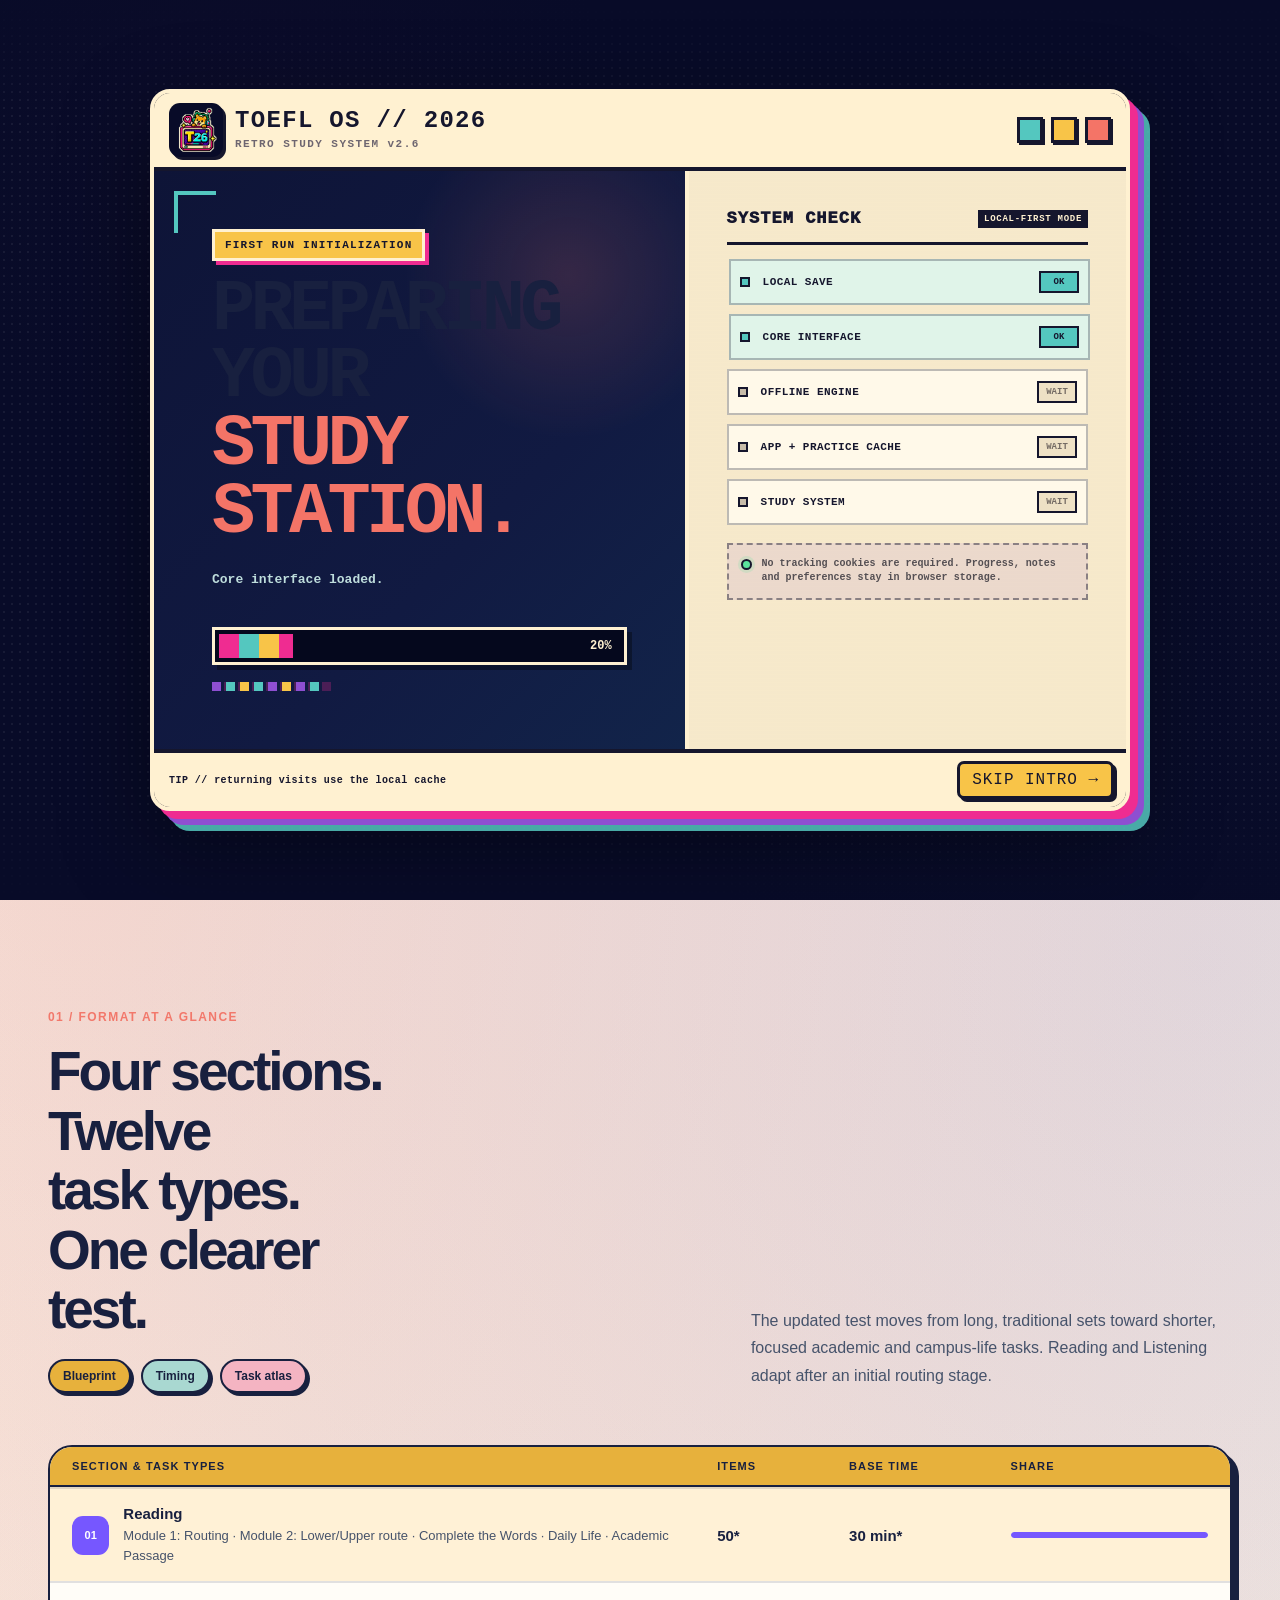
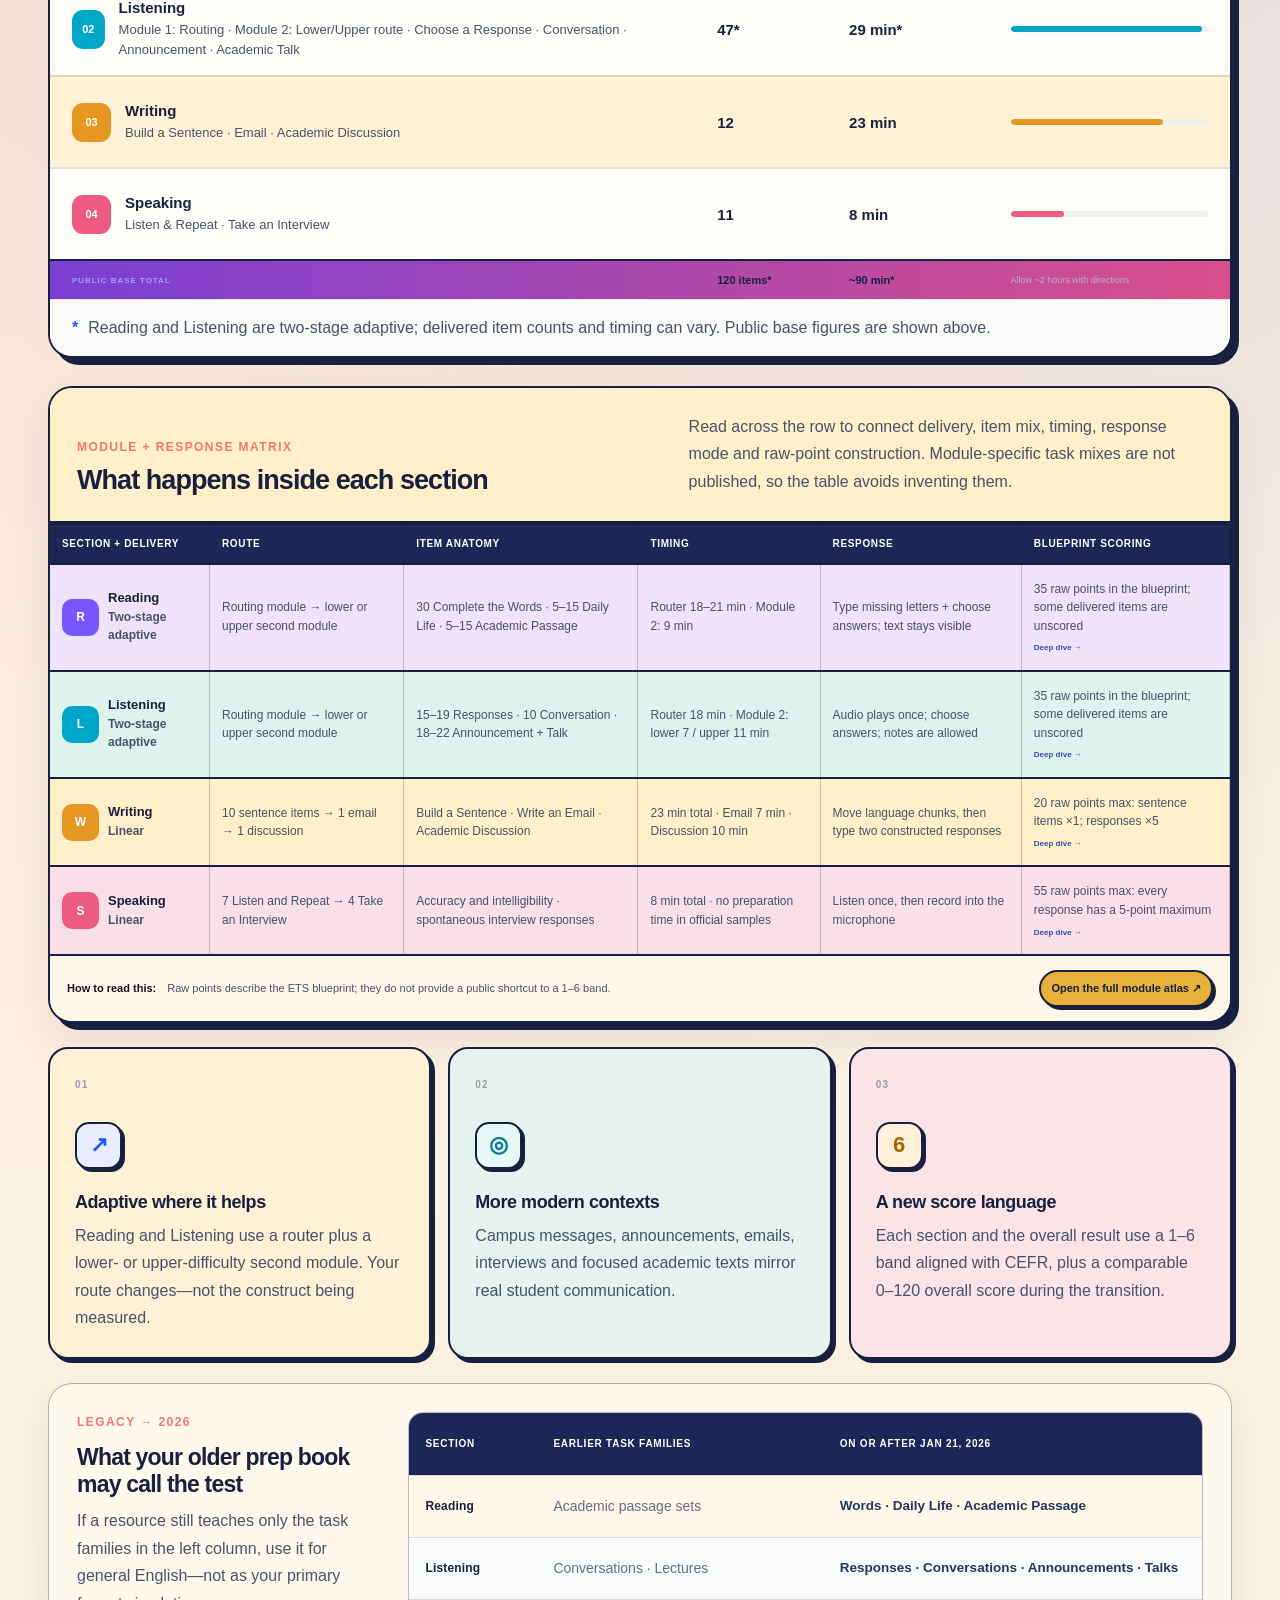
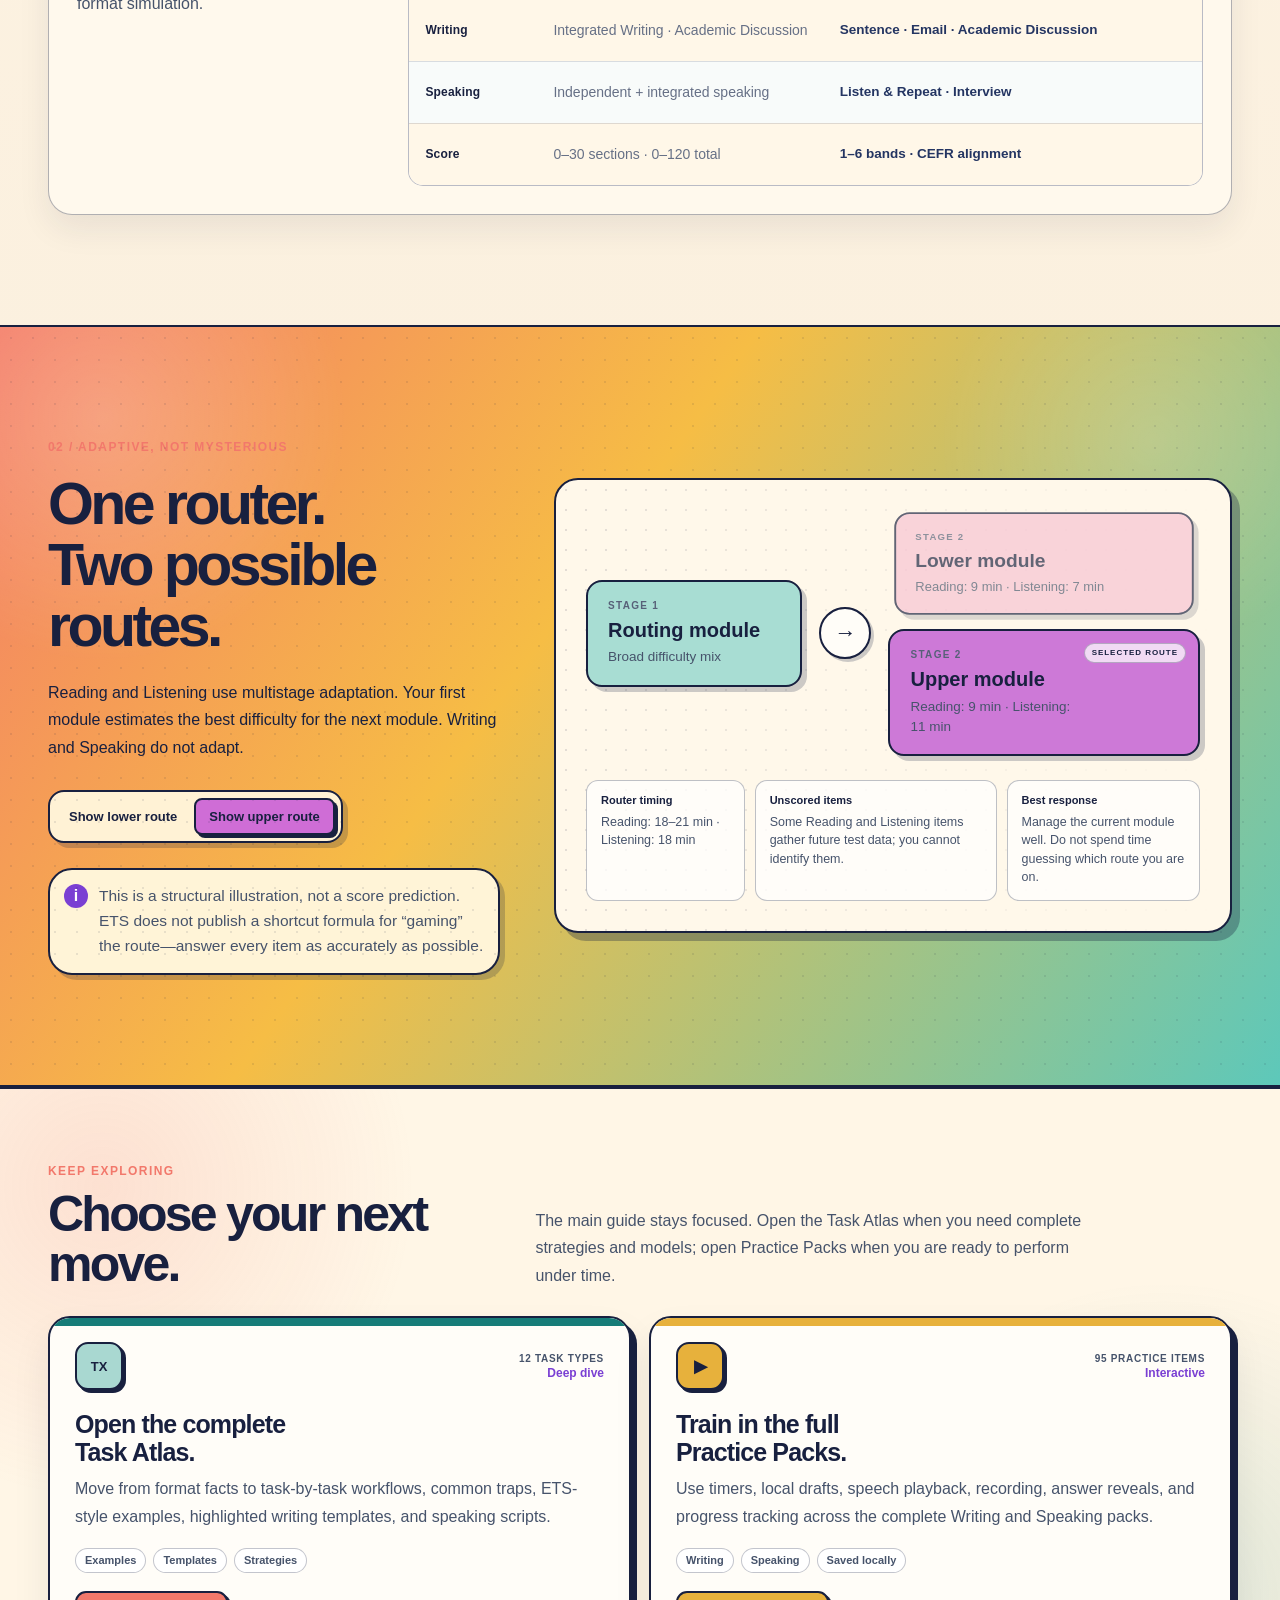
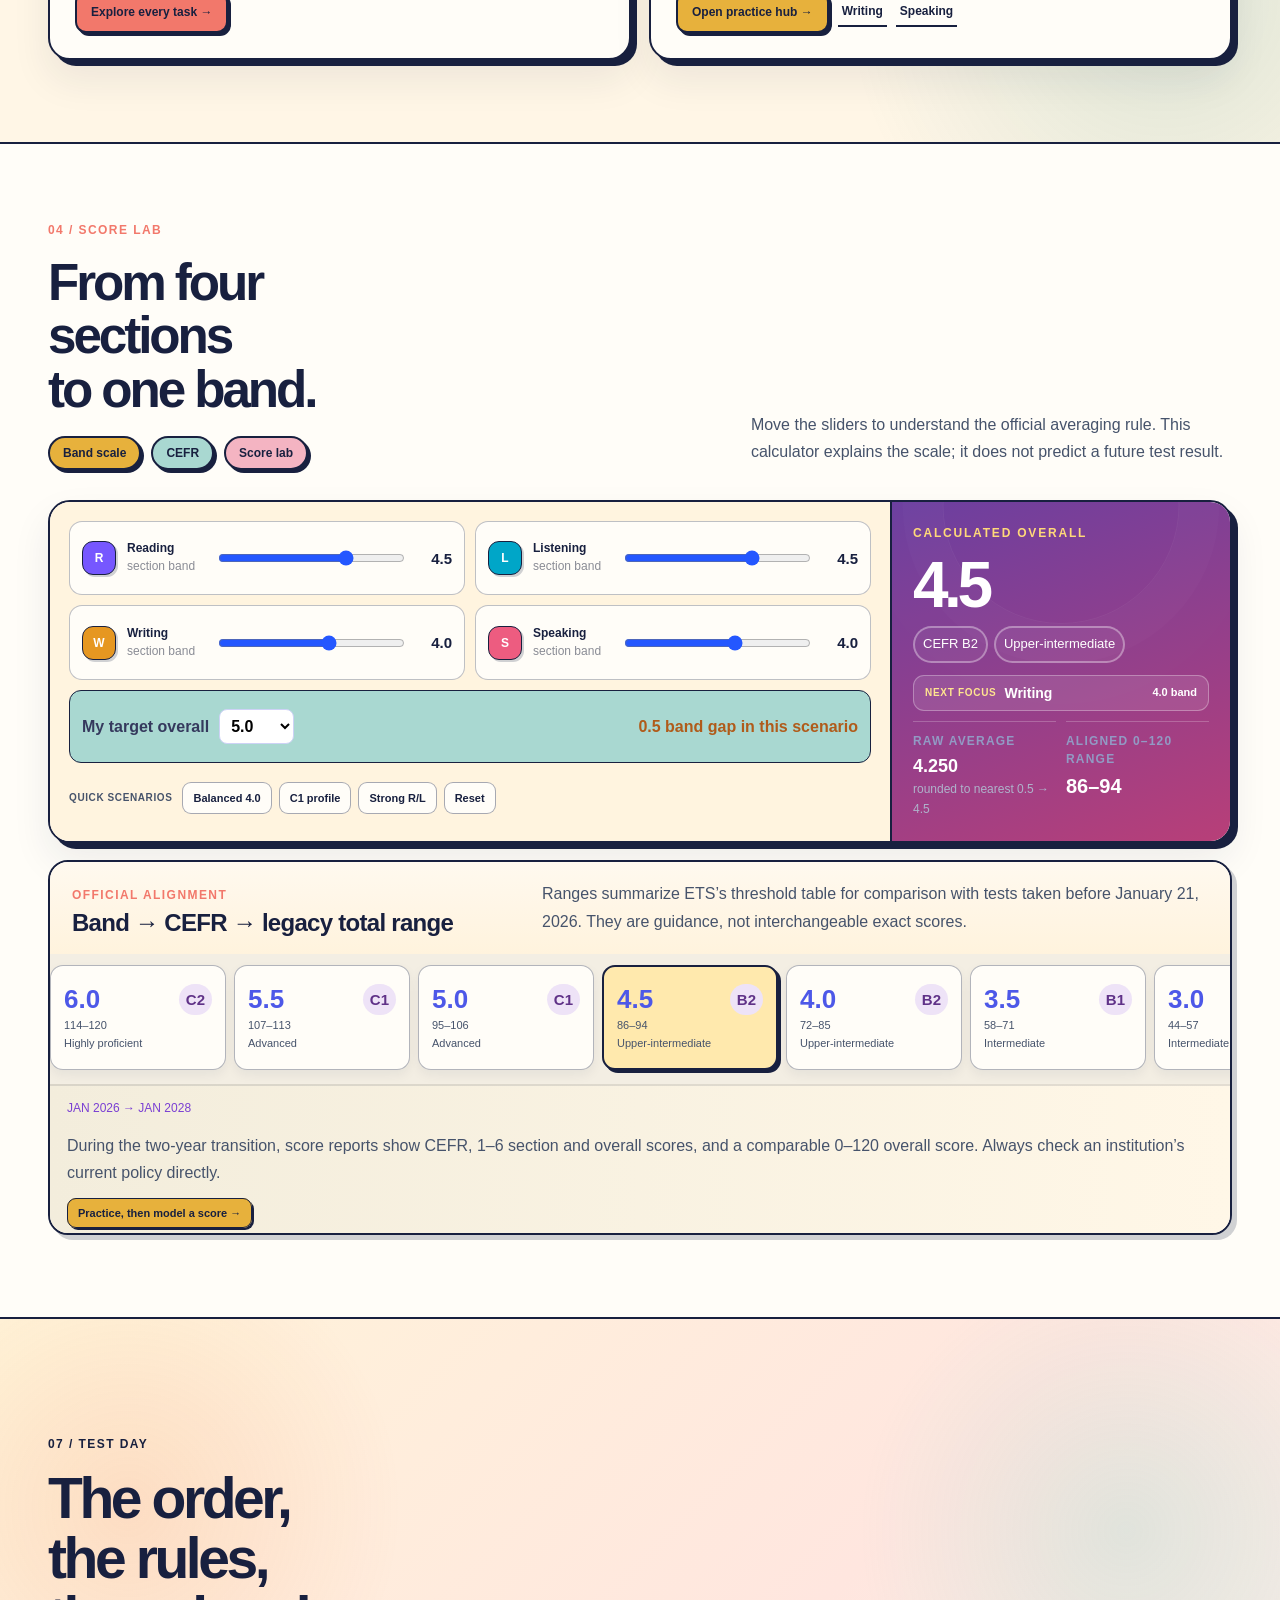
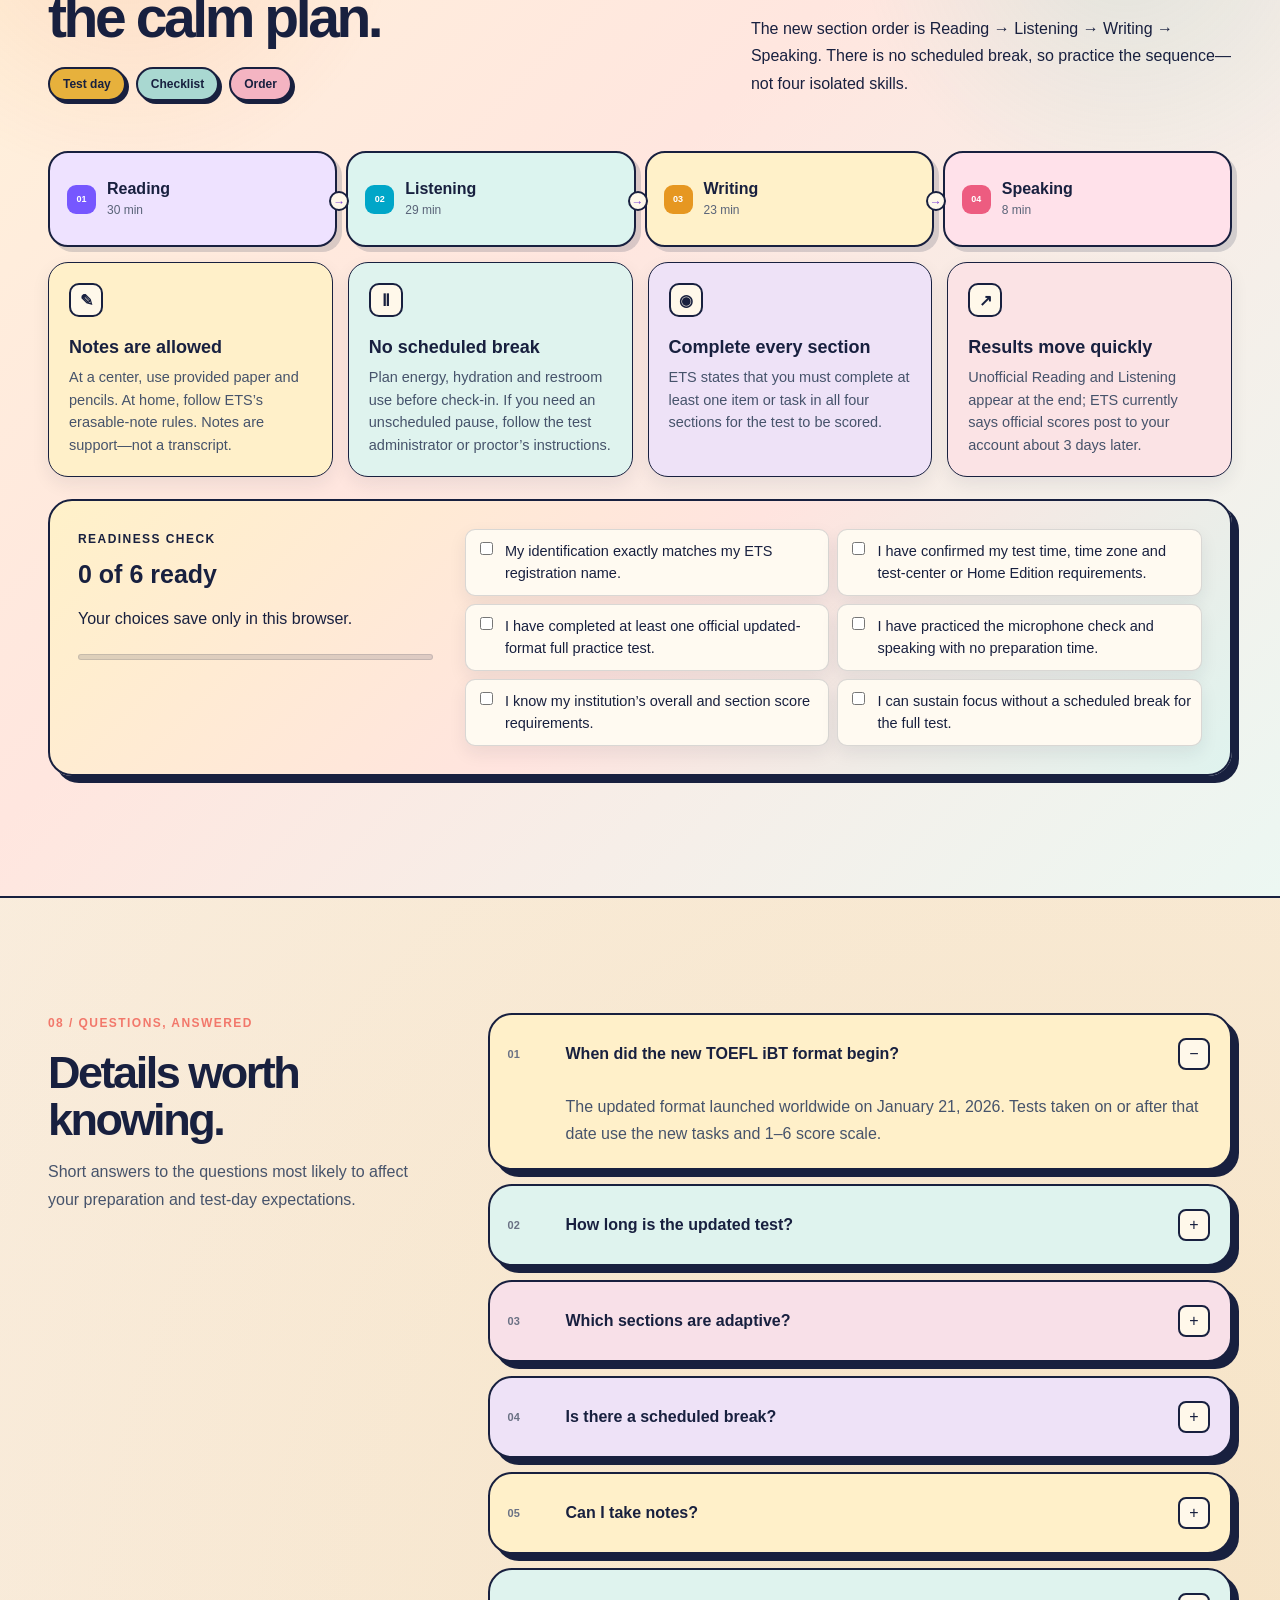
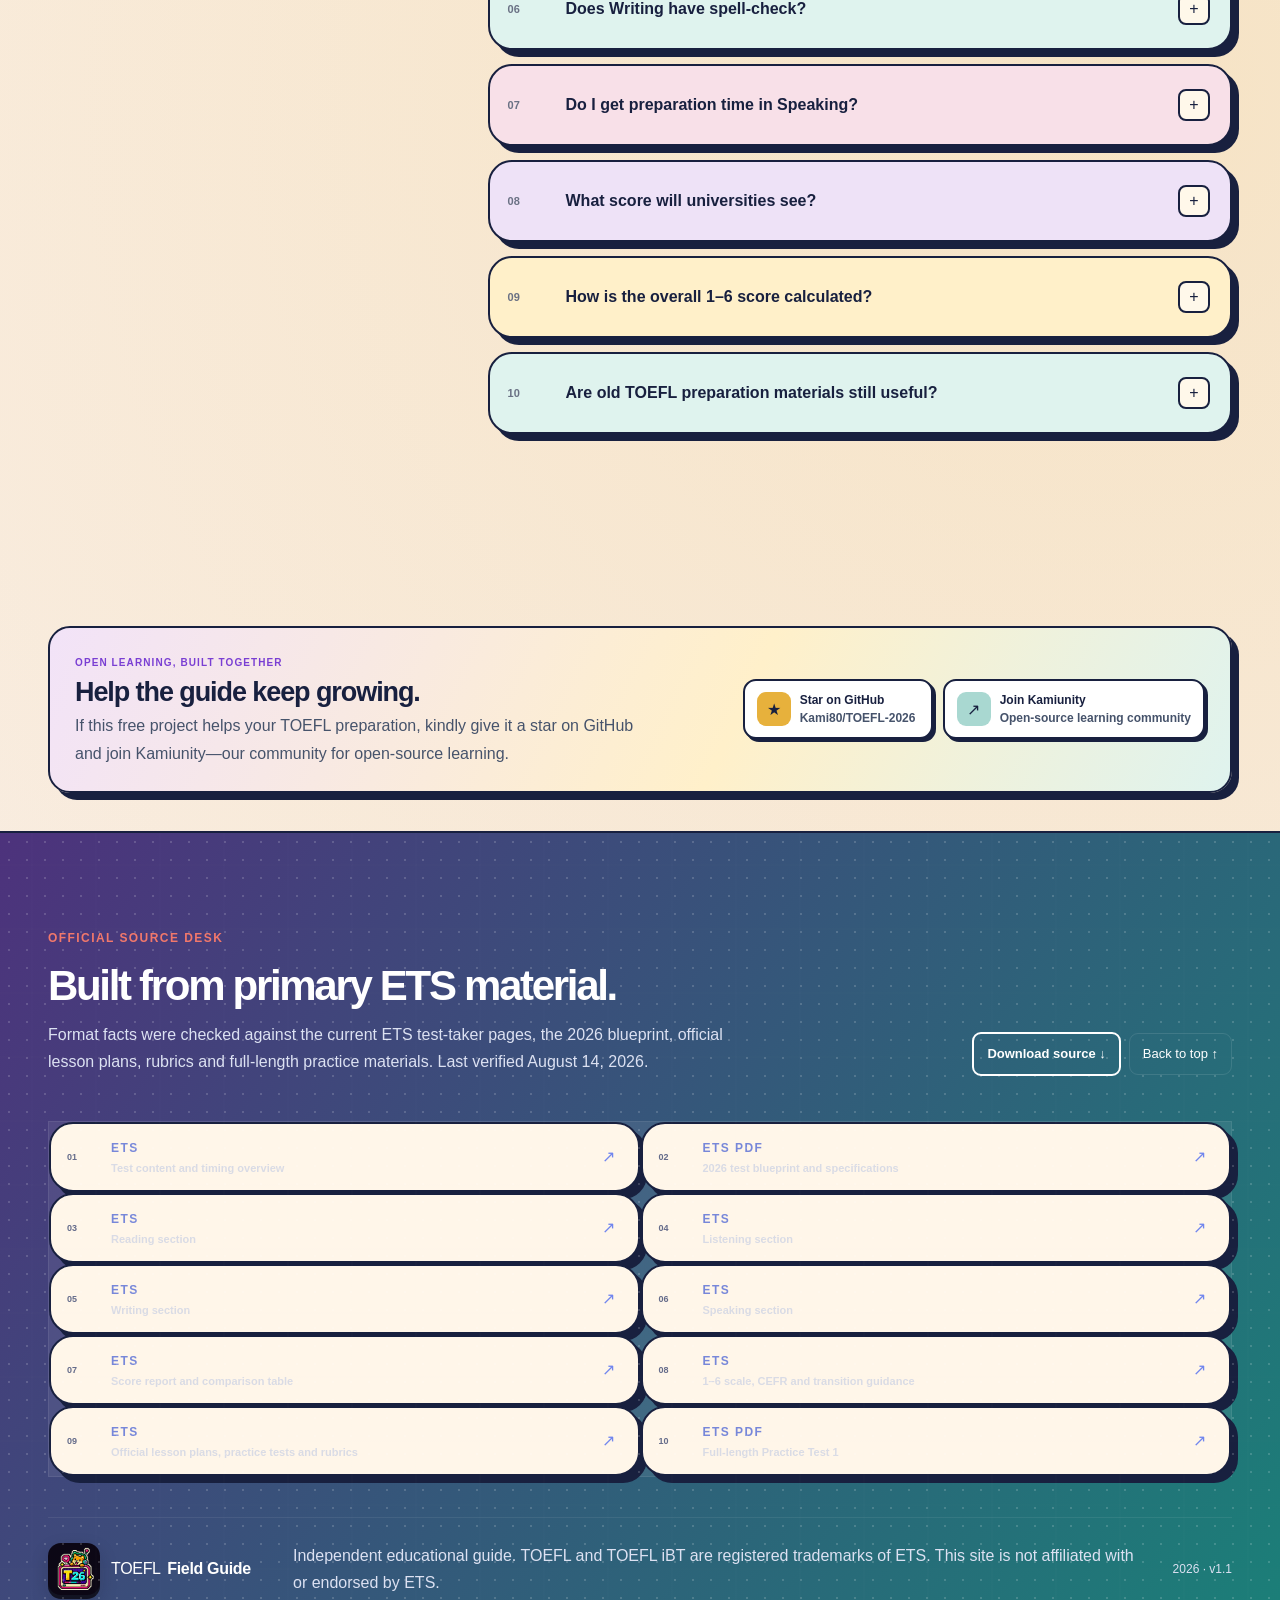
<file: index.html>
<!doctype html>
<html lang="en" style="--font-body:'DM Sans','Segoe UI',Arial,sans-serif;--font-display:Manrope,'Segoe UI',Arial,sans-serif">
  <head>
    <meta charset="UTF-8" />
    <meta name="viewport" content="width=device-width, initial-scale=1, viewport-fit=cover" />
    <meta name="description" content="A comprehensive, interactive guide to the TOEFL iBT format introduced January 21, 2026." />
    <meta name="theme-color" content="#151628" />
    <meta name="application-name" content="TOEFL 2026 Field Guide" />
    <meta name="apple-mobile-web-app-capable" content="yes" />
    <meta name="apple-mobile-web-app-title" content="TOEFL 2026" />
    <meta name="apple-mobile-web-app-status-bar-style" content="black-translucent" />
    <title>TOEFL iBT 2026 Complete Guide</title>
    <link rel="manifest" href="manifest.webmanifest" />
    <link rel="icon" href="favicon-32x32.png" sizes="32x32" type="image/png" />
    <link rel="apple-touch-icon" href="apple-touch-icon.png" />
    <link rel="stylesheet" href="styles.css?v=20260815-phonenav4" />
    <link rel="stylesheet" href="pets.css?v=20260815-petarc8" />
    <link rel="stylesheet" href="mobile-pwa.css?v=20260908-mobile-nav4" data-toefl-mobile-style="true" />
  </head>
  <body>
    <noscript>This interactive guide requires JavaScript. Please enable it and reload the page.</noscript>
    <div id="root"></div>
    <script src="app.js?v=20260815-timing2" defer></script>
  <script src="retromax.js?v=20260815-polish1" defer></script>
  <script src="pets.js?v=20260908-mobile-pet1" defer></script>
  <script src="mobile-pwa.js?v=20260908-mobile-nav4" defer></script>
</body>
</html>
</file>
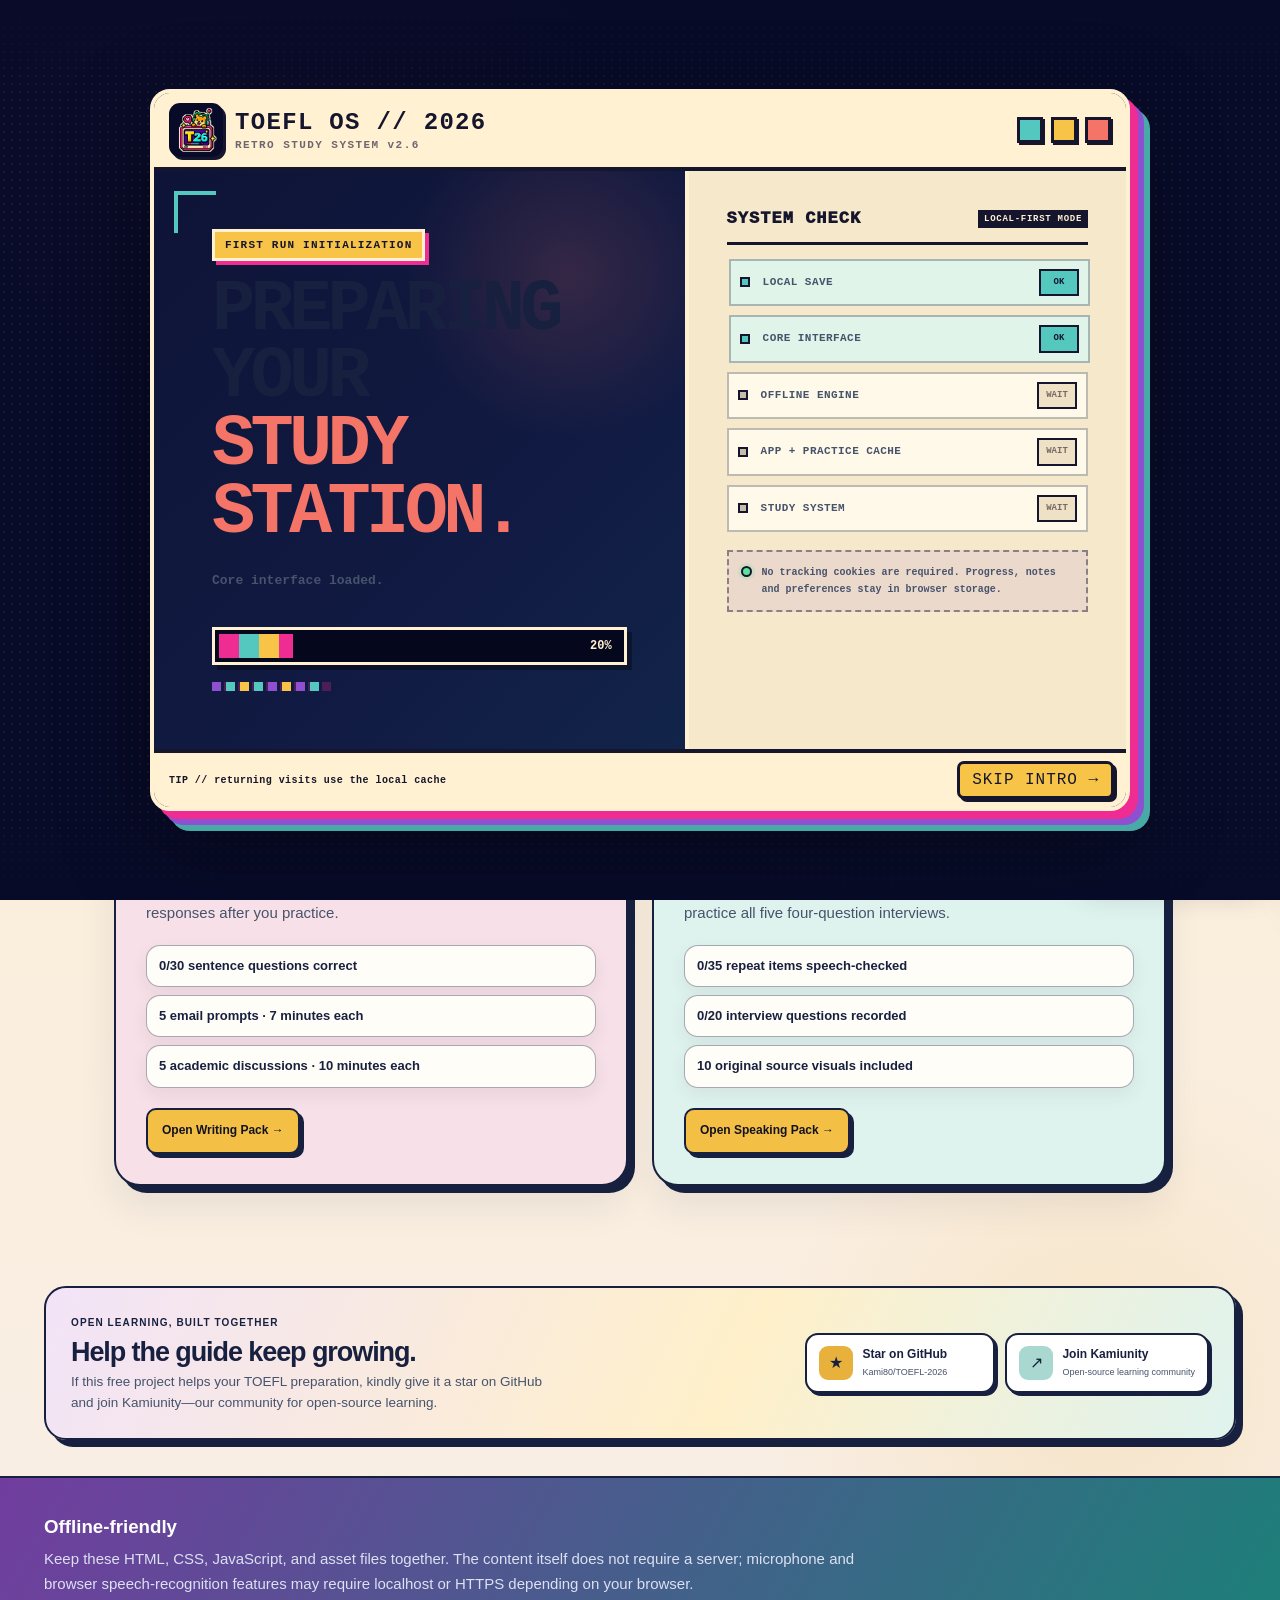
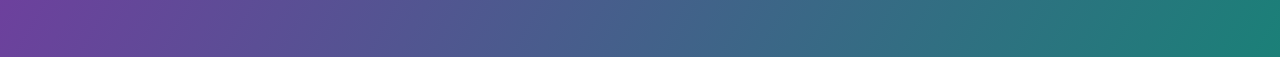
<file: practice-packs.html>
<!doctype html>
<html lang="en">
<head><meta charset="utf-8"><meta name="viewport" content="width=device-width,initial-scale=1,viewport-fit=cover"><meta name="theme-color" content="#151628"><meta name="application-name" content="TOEFL 2026 Field Guide"><meta name="apple-mobile-web-app-capable" content="yes"><meta name="apple-mobile-web-app-title" content="TOEFL 2026"><meta name="apple-mobile-web-app-status-bar-style" content="black-translucent"><title>TOEFL 2026 Practice Packs</title><link rel="manifest" href="manifest.webmanifest"><link rel="icon" href="favicon-32x32.png" sizes="32x32" type="image/png"><link rel="apple-touch-icon" href="apple-touch-icon.png"><link rel="stylesheet" href="practice-pack.css?v=20260815-phonenav6"><link rel="stylesheet" href="pets.css?v=20260815-petarc8"><link rel="stylesheet" href="mobile-pwa.css?v=20260908-mobile-nav4" data-toefl-mobile-style="true"></head>
<body data-pack="hub" data-note-scope="practice-hub">
<header class="pack-top"><nav class="pack-nav" aria-label="Practice navigation"><a class="pack-brand" href="index.html"><i>T26</i><span>TOEFL Field Guide</span></a><div class="pack-links"><a class="active" href="practice-packs.html">Practice hub</a><a href="writing-practice.html">Writing</a><a href="speaking-practice.html">Speaking</a></div><a class="pack-home" href="index.html">← Main guide</a></nav></header>
<section class="pack-hero" style="grid-template-columns:1fr"><div><span class="pack-kicker">NEW · FROM YOUR UPLOADED PDFs</span><h1>Two complete interactive practice packs.</h1><p>The writing and speaking PDFs are now part of the site as local, interactive practice pages rather than static documents. Choose a pack below; progress and drafts remain in this browser.</p></div></section>
<main class="hub-grid"><article class="hub-card writing"><span class="badge">WRITING · 40 QUESTIONS</span><h2>Writing Practice</h2><p>Build sentences from movable tokens, write timed emails, join academic discussions, and reveal the source answer key/sample responses after you practice.</p><div class="hub-list"><span id="hubSentenceProgress">0/30 sentence questions correct</span><span>5 email prompts · 7 minutes each</span><span>5 academic discussions · 10 minutes each</span></div><a href="writing-practice.html">Open Writing Pack →</a></article><article class="hub-card speaking"><span class="badge">SPEAKING · 55 ITEMS</span><h2>Speaking Practice</h2><p>Hear each source sentence once, record your response, use optional browser speech-to-text for accuracy feedback, and practice all five four-question interviews.</p><div class="hub-list"><span id="hubRepeatProgress">0/35 repeat items speech-checked</span><span id="hubInterviewProgress">0/20 interview questions recorded</span><span>10 original source visuals included</span></div><a href="speaking-practice.html">Open Speaking Pack →</a></article></main>
<footer class="pack-footer"><div><h3>Offline-friendly</h3><p>Keep these HTML, CSS, JavaScript, and asset files together. The content itself does not require a server; microphone and browser speech-recognition features may require localhost or HTTPS depending on your browser.</p></div></footer>
<button class="notes-button" id="notesButton">✦ Study notes</button><button class="selection-note" id="selectionNote">Highlight + comment</button><aside class="notes-drawer" id="notesDrawer"><div class="notes-head"><h3>Highlights & comments</h3><button id="notesClose">×</button></div><div class="note-form hidden" id="noteForm"><blockquote id="noteQuote"></blockquote><div class="color-row"><button class="color-yellow active" data-color="yellow"></button><button class="color-mint" data-color="mint"></button><button class="color-blue" data-color="blue"></button><button class="color-pink" data-color="pink"></button></div><textarea id="noteComment" placeholder="Add a comment…"></textarea><div class="note-save"><button class="primary-btn" id="noteSave">Save</button><button class="ghost-btn" id="noteCancel">Cancel</button></div></div><div class="notes-list" id="notesList"></div></aside>
<script src="practice-data.js" defer></script><script src="practice-pack.js?v=20260815-color2" defer></script>
<script src="retromax.js?v=20260815-polish1" defer></script>
<script src="pets.js?v=20260908-mobile-pet1" defer></script>
<script src="mobile-pwa.js?v=20260908-mobile-nav4" defer></script>
</body></html>
</file>
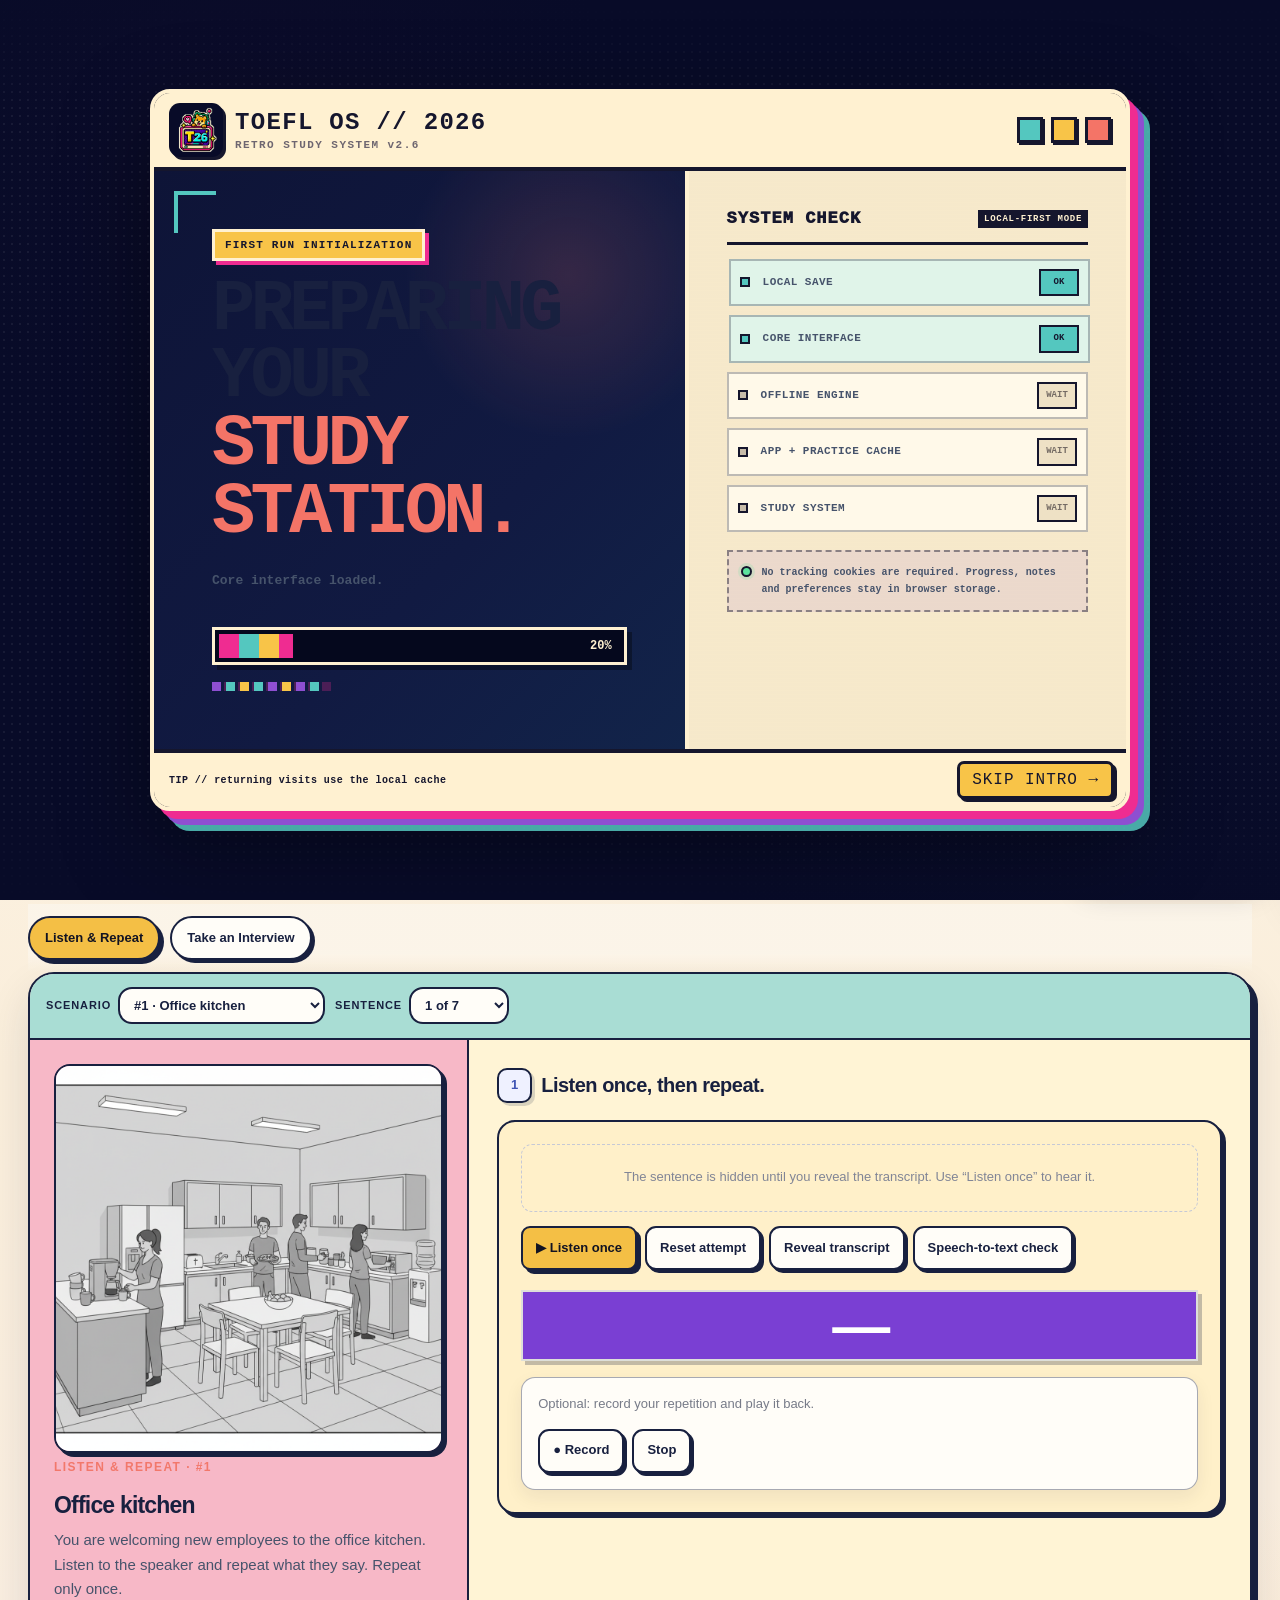
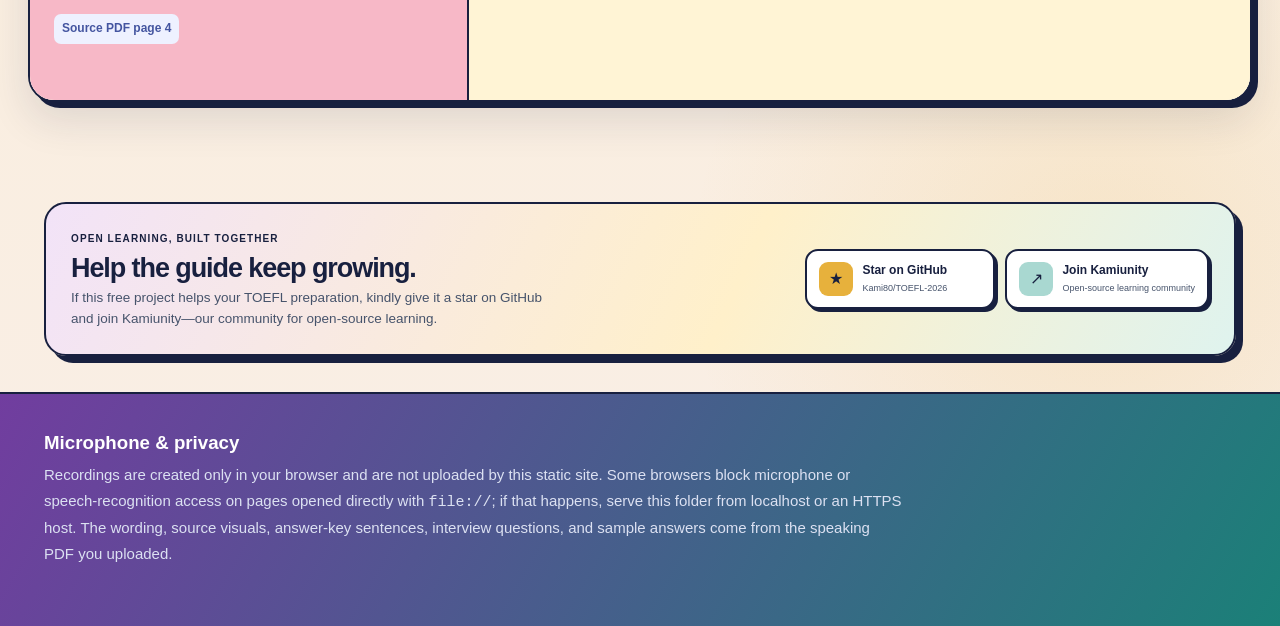
<file: speaking-practice.html>
<!doctype html>
<html lang="en">
<head>
  <meta charset="utf-8"><meta name="viewport" content="width=device-width,initial-scale=1,viewport-fit=cover">
  <meta name="theme-color" content="#151628"><meta name="application-name" content="TOEFL 2026 Field Guide"><meta name="apple-mobile-web-app-capable" content="yes"><meta name="apple-mobile-web-app-title" content="TOEFL 2026"><meta name="apple-mobile-web-app-status-bar-style" content="black-translucent">
  <title>TOEFL 2026 Speaking Practice Pack</title>
  <link rel="manifest" href="manifest.webmanifest"><link rel="icon" href="favicon-32x32.png" sizes="32x32" type="image/png"><link rel="apple-touch-icon" href="apple-touch-icon.png">
  <link rel="stylesheet" href="practice-pack.css?v=20260815-phonenav6">
  <link rel="stylesheet" href="pets.css?v=20260815-petarc8">
  <link rel="stylesheet" href="mobile-pwa.css?v=20260908-mobile-nav4" data-toefl-mobile-style="true">
</head>
<body data-pack="speaking" data-note-scope="speaking-page">
<header class="pack-top"><nav class="pack-nav" aria-label="Practice navigation"><a class="pack-brand" href="index.html"><i>T26</i><span>TOEFL Field Guide</span></a><div class="pack-links"><a href="practice-packs.html">Practice hub</a><a href="writing-practice.html">Writing</a><a class="active" href="speaking-practice.html">Speaking</a></div><a class="pack-home" href="index.html">← Main guide</a></nav></header>
<section class="pack-hero"><div><span class="pack-kicker">UPLOADED PRACTICE · 2026 EDITION</span><h1>Speaking practice you can actually hear and record.</h1><p>All five Listen and Repeat scenarios and all five Take an Interview sets from the uploaded speaking PDF are built into this page. Browser text-to-speech supplies the prompts, the source visuals are included, microphone recording is available when the browser permits it, and supported browsers can compare your repetition with speech-to-text.</p></div><aside class="hero-card"><span class="source-pill">SOURCE CONTENT · SPEAKING PDF</span><div><h3>55 speaking items</h3><p>Listen once, reproduce the sentence, or answer a four-question interview with a 45-second response clock.</p></div><div class="metric-grid"><div class="metric"><b>35</b><small>Listen & Repeat sentences</small></div><div class="metric"><b>20</b><small>Interview questions</small></div><div class="metric"><b>10</b><small>Source scenarios</small></div></div></aside></section>
<main class="pack-shell"><div class="mode-tabs" aria-label="Speaking task type"><button class="active" data-mode="repeat">Listen & Repeat</button><button data-mode="interview">Take an Interview</button></div><div id="practice-root"></div></main>
<footer class="pack-footer"><div><h3>Microphone & privacy</h3><p>Recordings are created only in your browser and are not uploaded by this static site. Some browsers block microphone or speech-recognition access on pages opened directly with <code>file://</code>; if that happens, serve this folder from localhost or an HTTPS host. The wording, source visuals, answer-key sentences, interview questions, and sample answers come from the speaking PDF you uploaded.</p></div></footer>
<button class="notes-button" id="notesButton">✦ Study notes</button><button class="selection-note" id="selectionNote">Highlight + comment</button>
<aside class="notes-drawer" id="notesDrawer"><div class="notes-head"><h3>Highlights & comments</h3><button id="notesClose" aria-label="Close notes">×</button></div><div class="note-form hidden" id="noteForm"><blockquote id="noteQuote"></blockquote><small style="color:#777b88">Highlight color</small><div class="color-row"><button class="color-yellow active" data-color="yellow" aria-label="Yellow"></button><button class="color-mint" data-color="mint" aria-label="Mint"></button><button class="color-blue" data-color="blue" aria-label="Blue"></button><button class="color-pink" data-color="pink" aria-label="Pink"></button></div><textarea id="noteComment" placeholder="Add a comment, vocabulary note, pronunciation reminder, or question…"></textarea><div class="note-save"><button class="primary-btn" id="noteSave">Save</button><button class="ghost-btn" id="noteCancel">Cancel</button></div></div><div class="notes-list" id="notesList"></div></aside>
<script src="practice-data.js" defer></script><script src="practice-pack.js?v=20260815-color2" defer></script>
<script src="retromax.js?v=20260815-polish1" defer></script>
<script src="pets.js?v=20260908-mobile-pet1" defer></script>
<script src="mobile-pwa.js?v=20260908-mobile-nav4" defer></script>
</body></html>
</file>
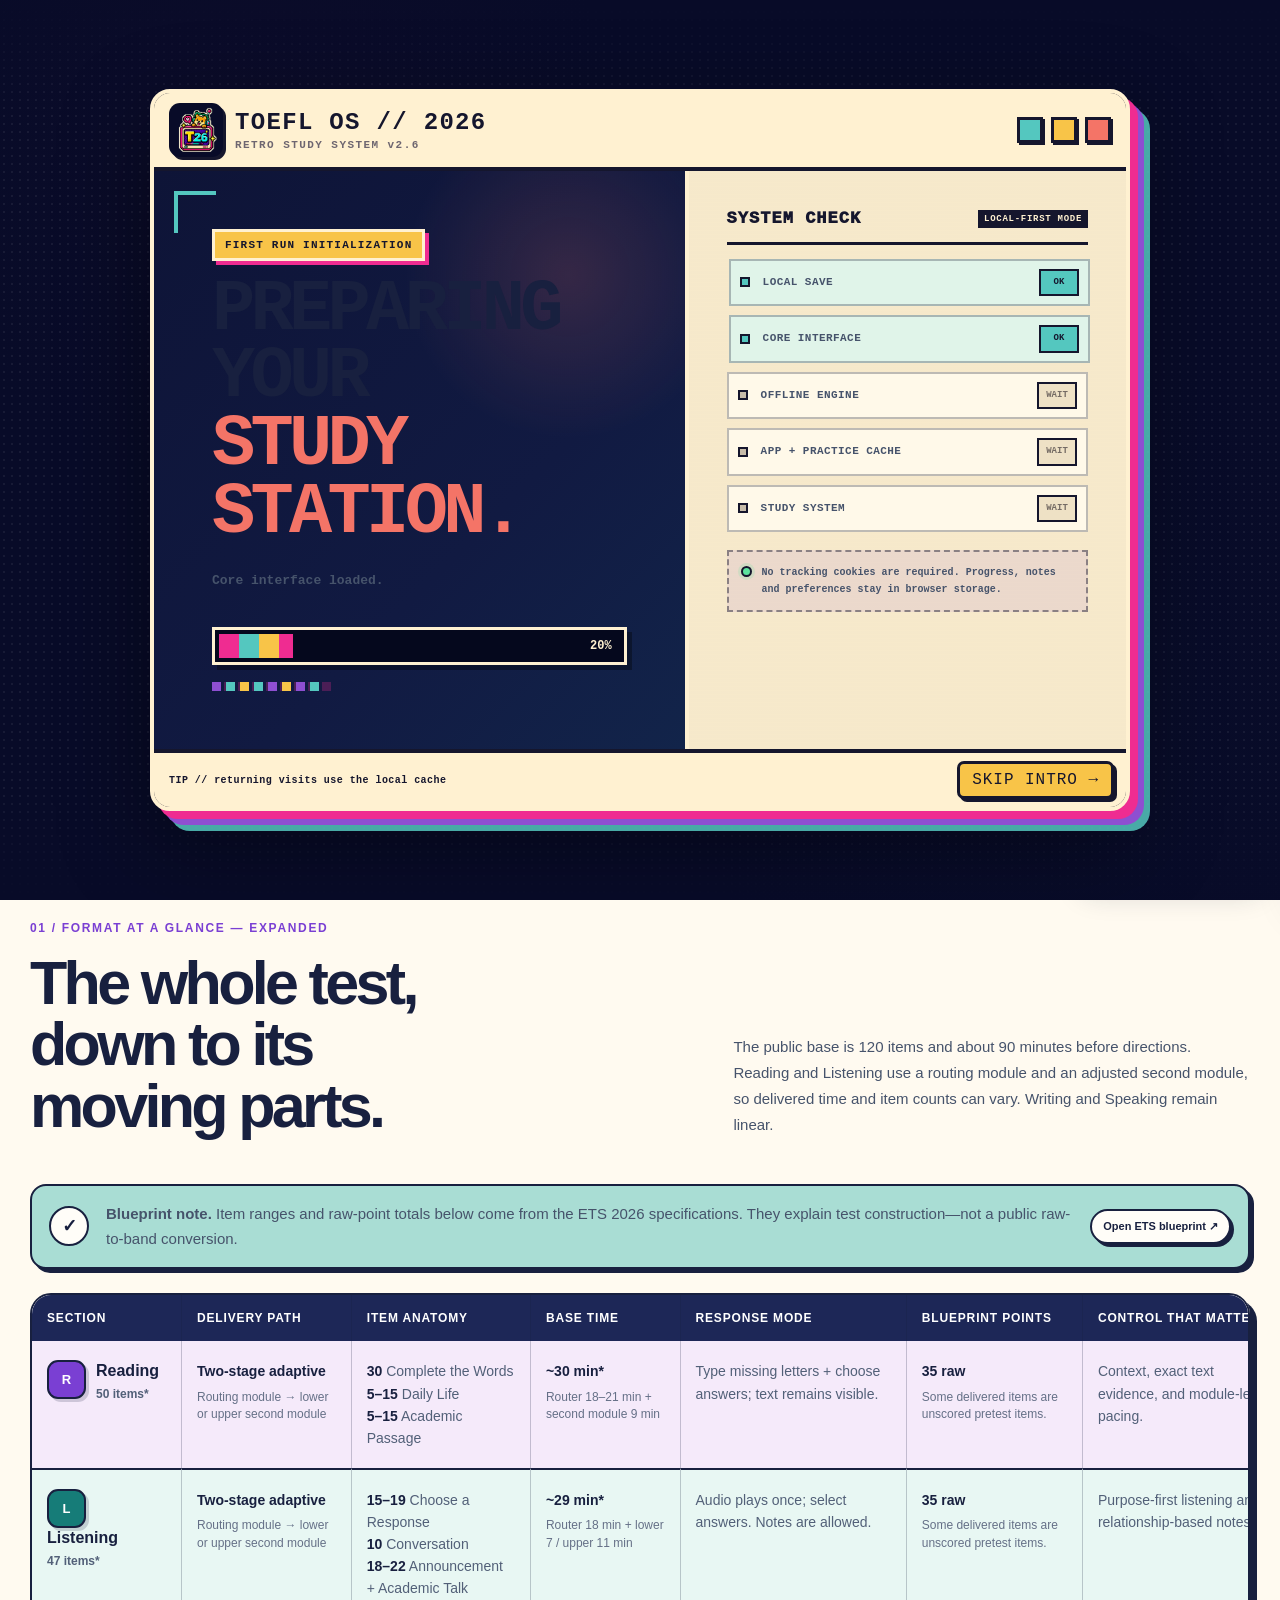
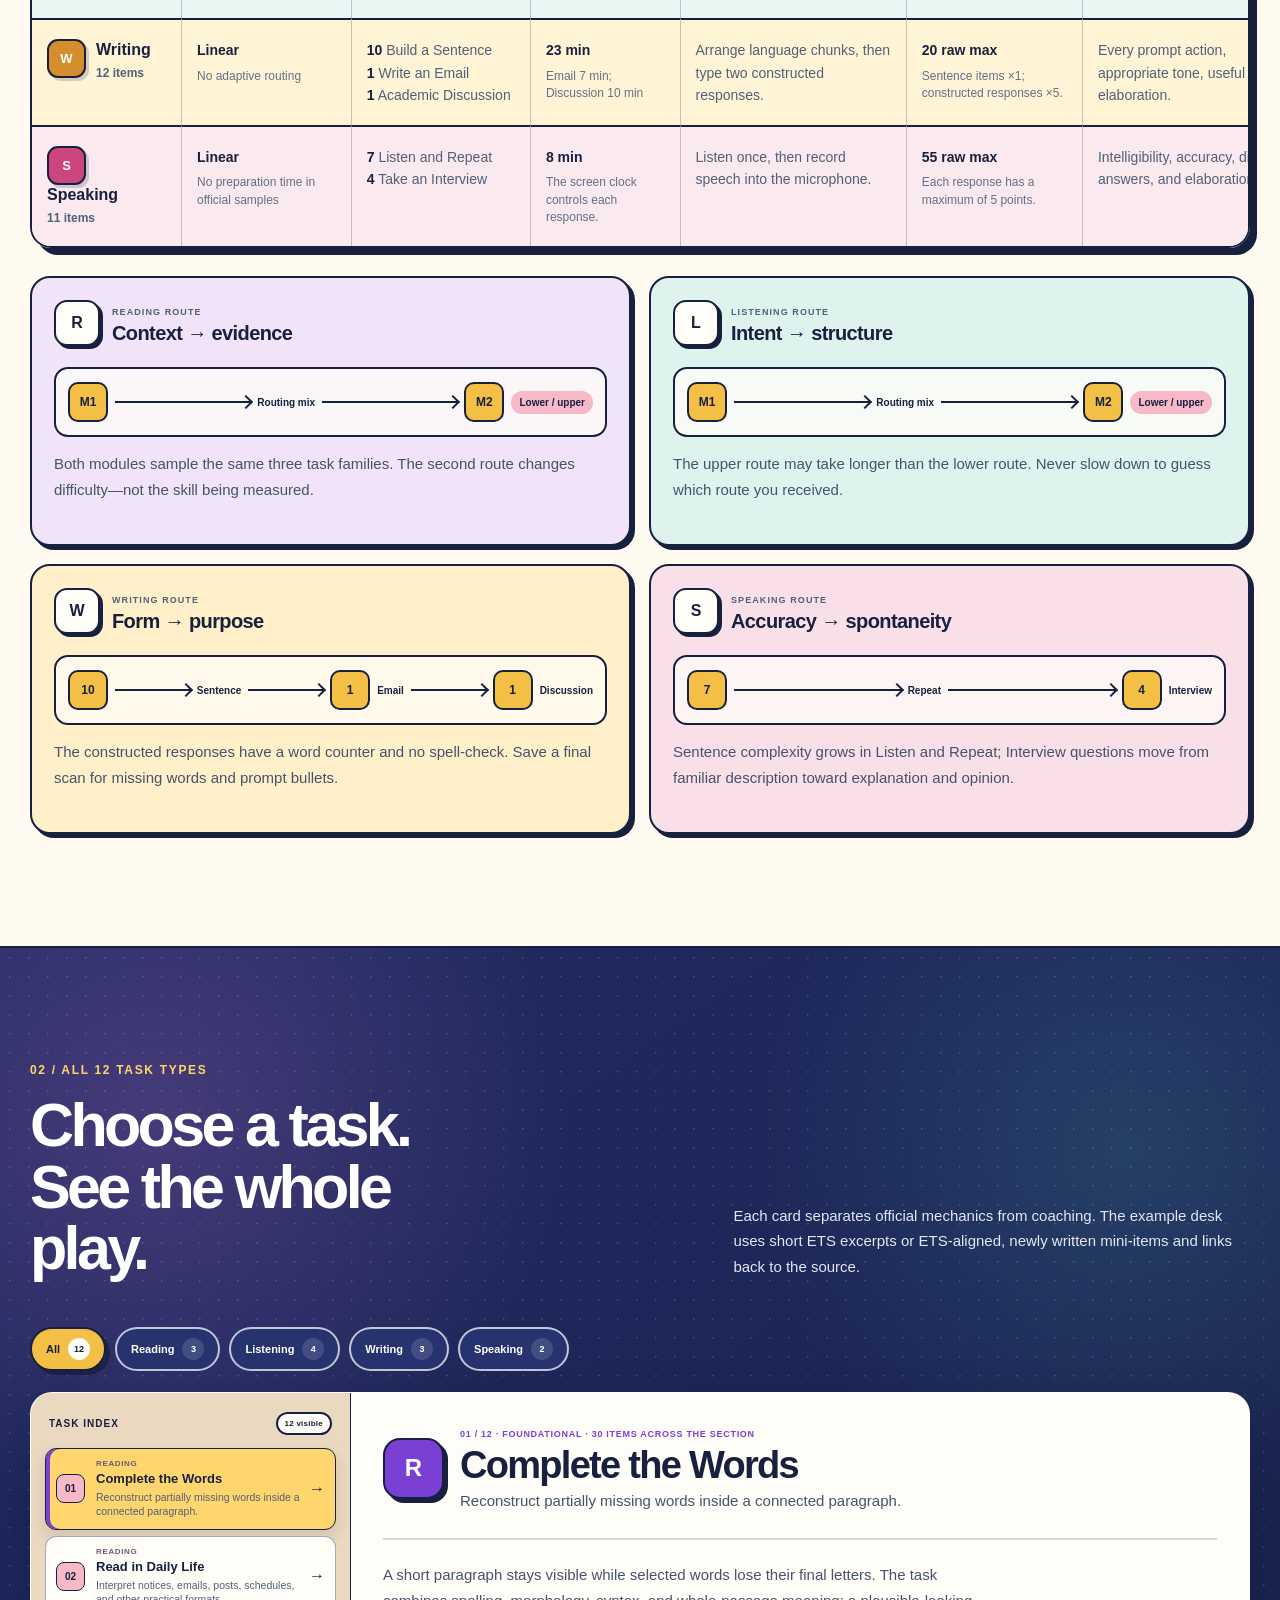
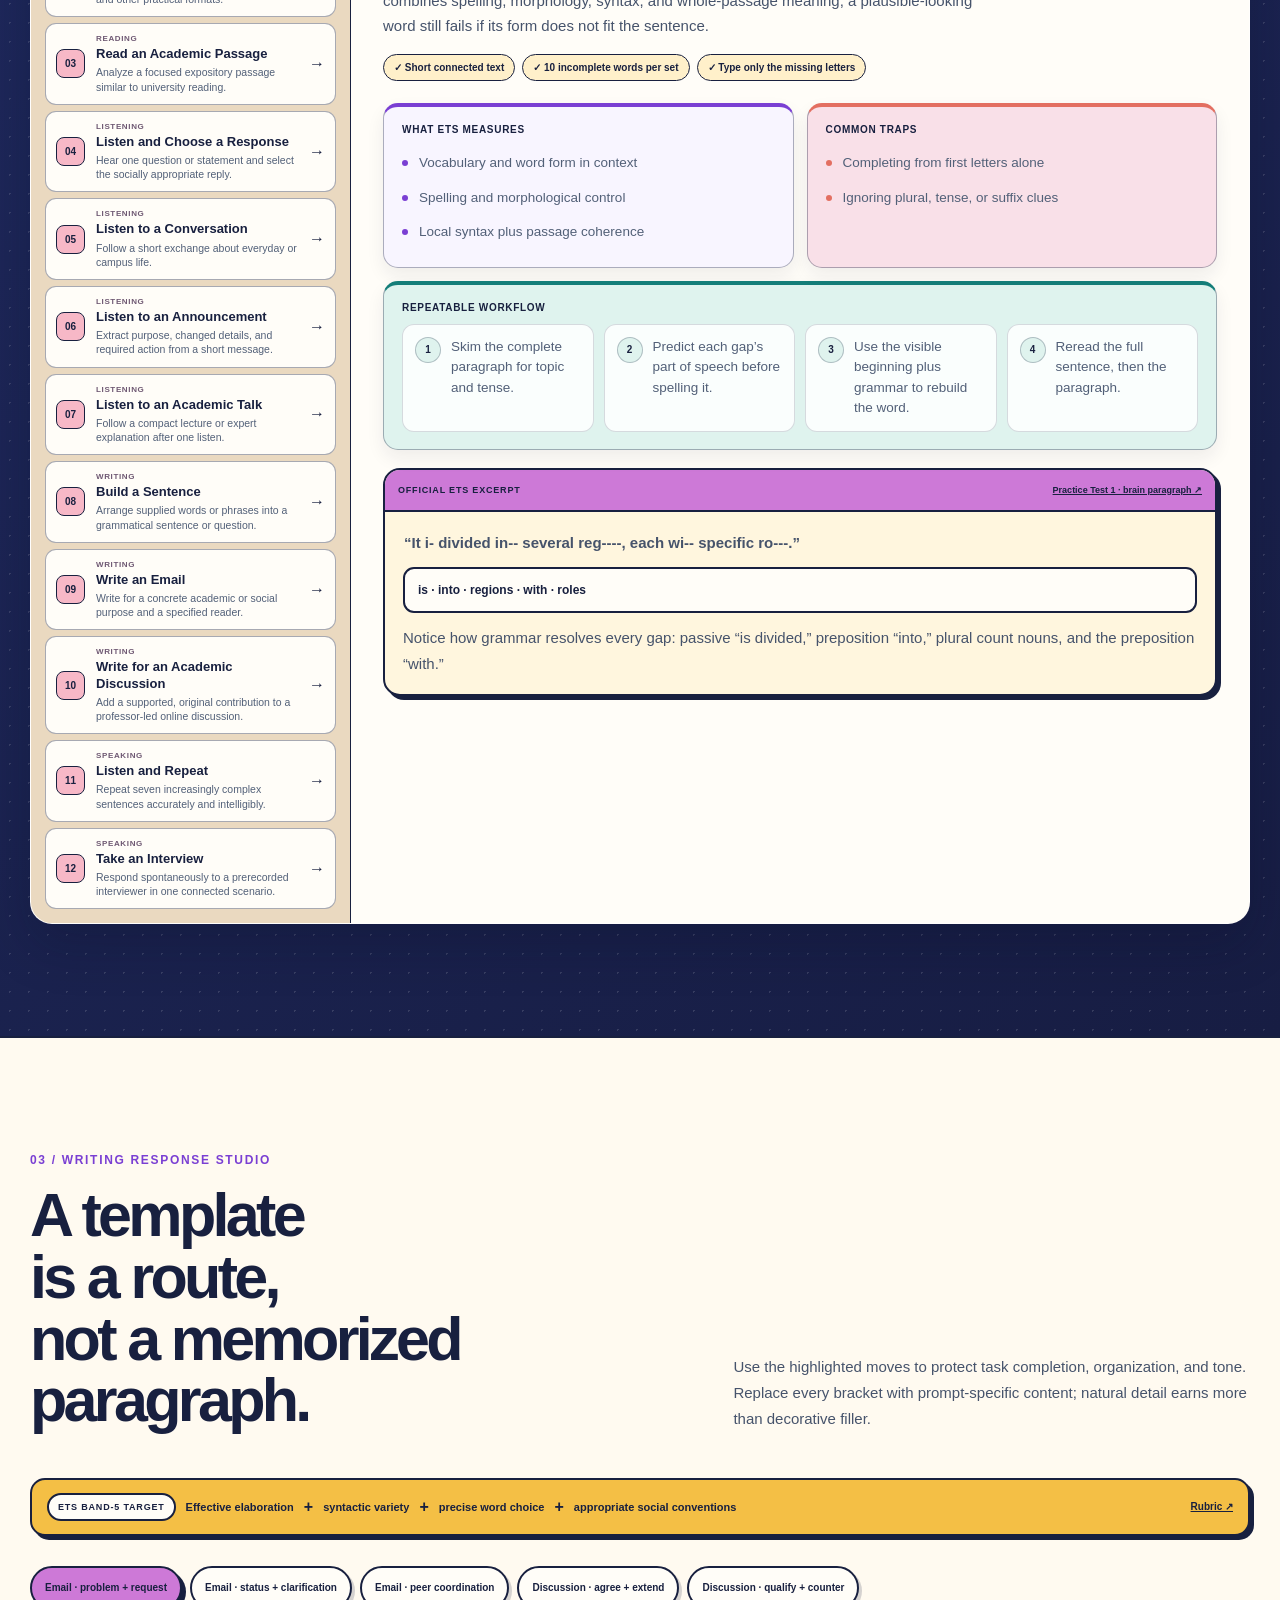
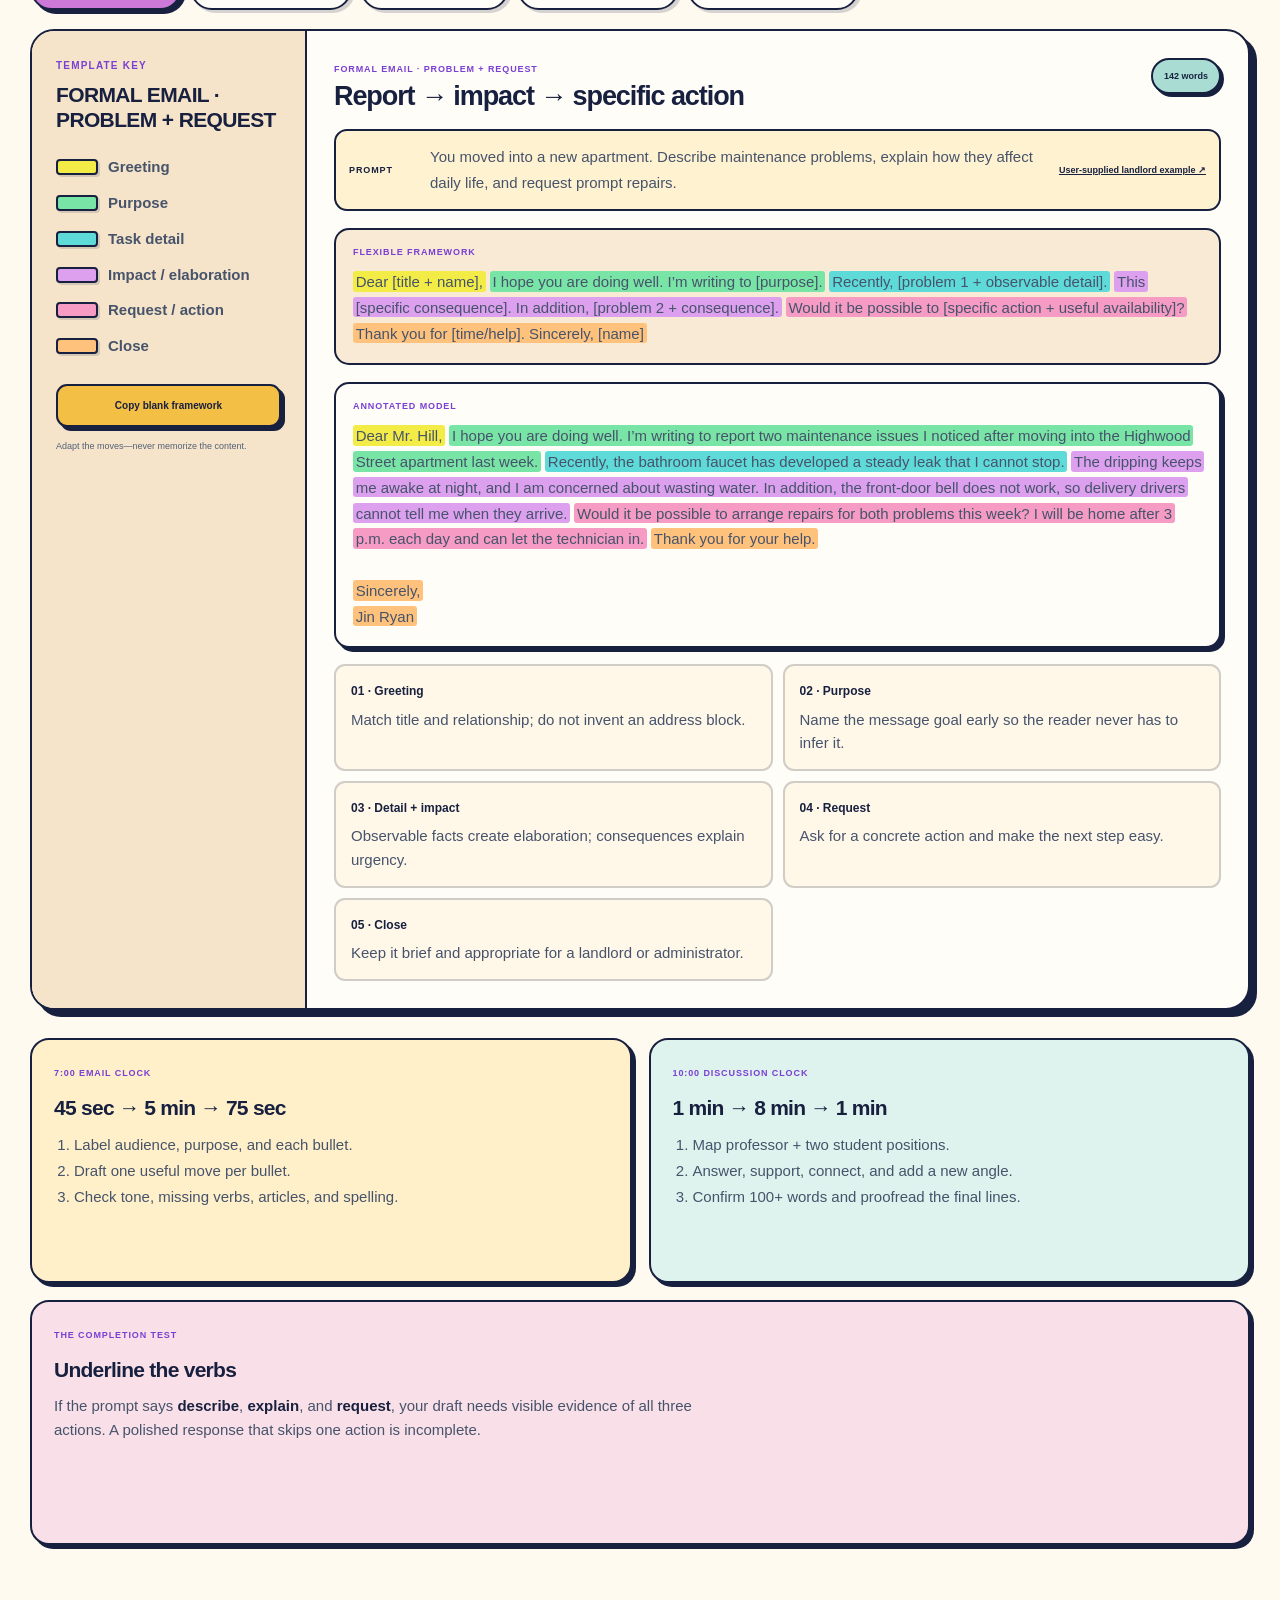
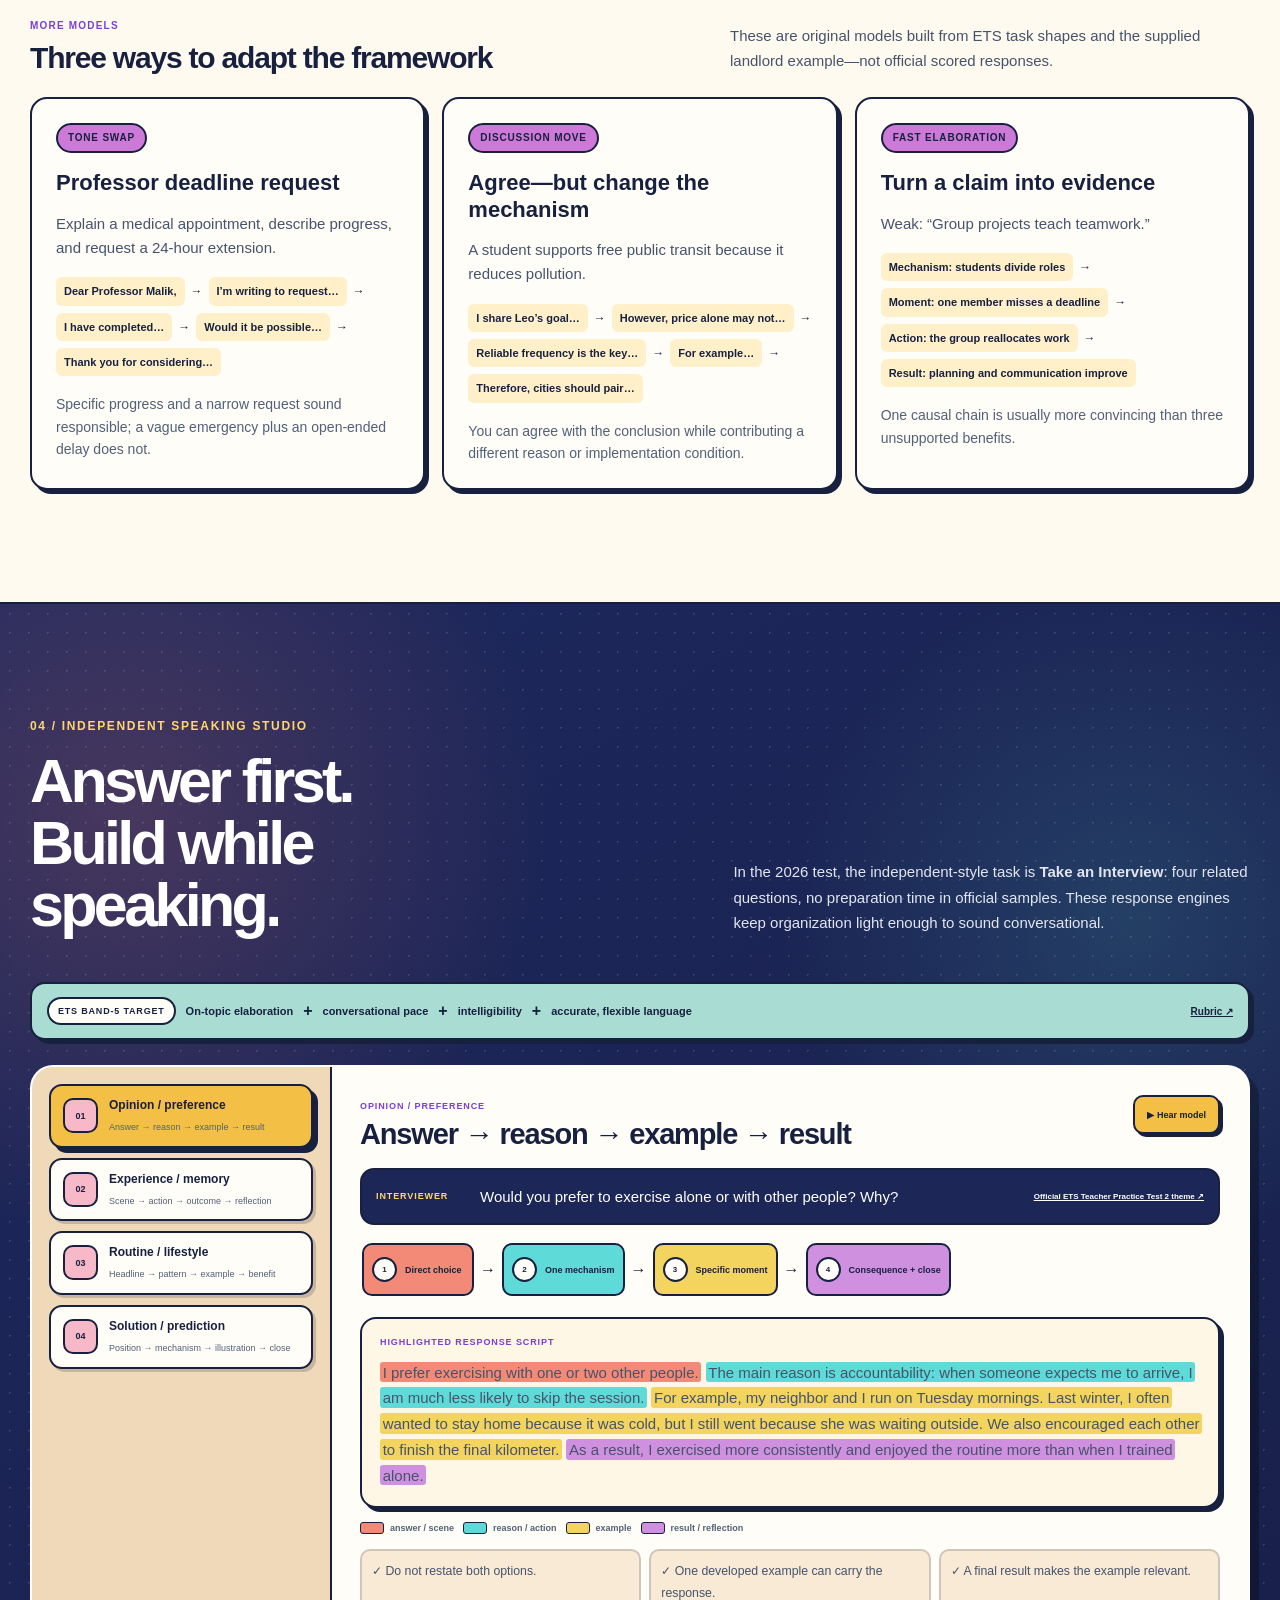
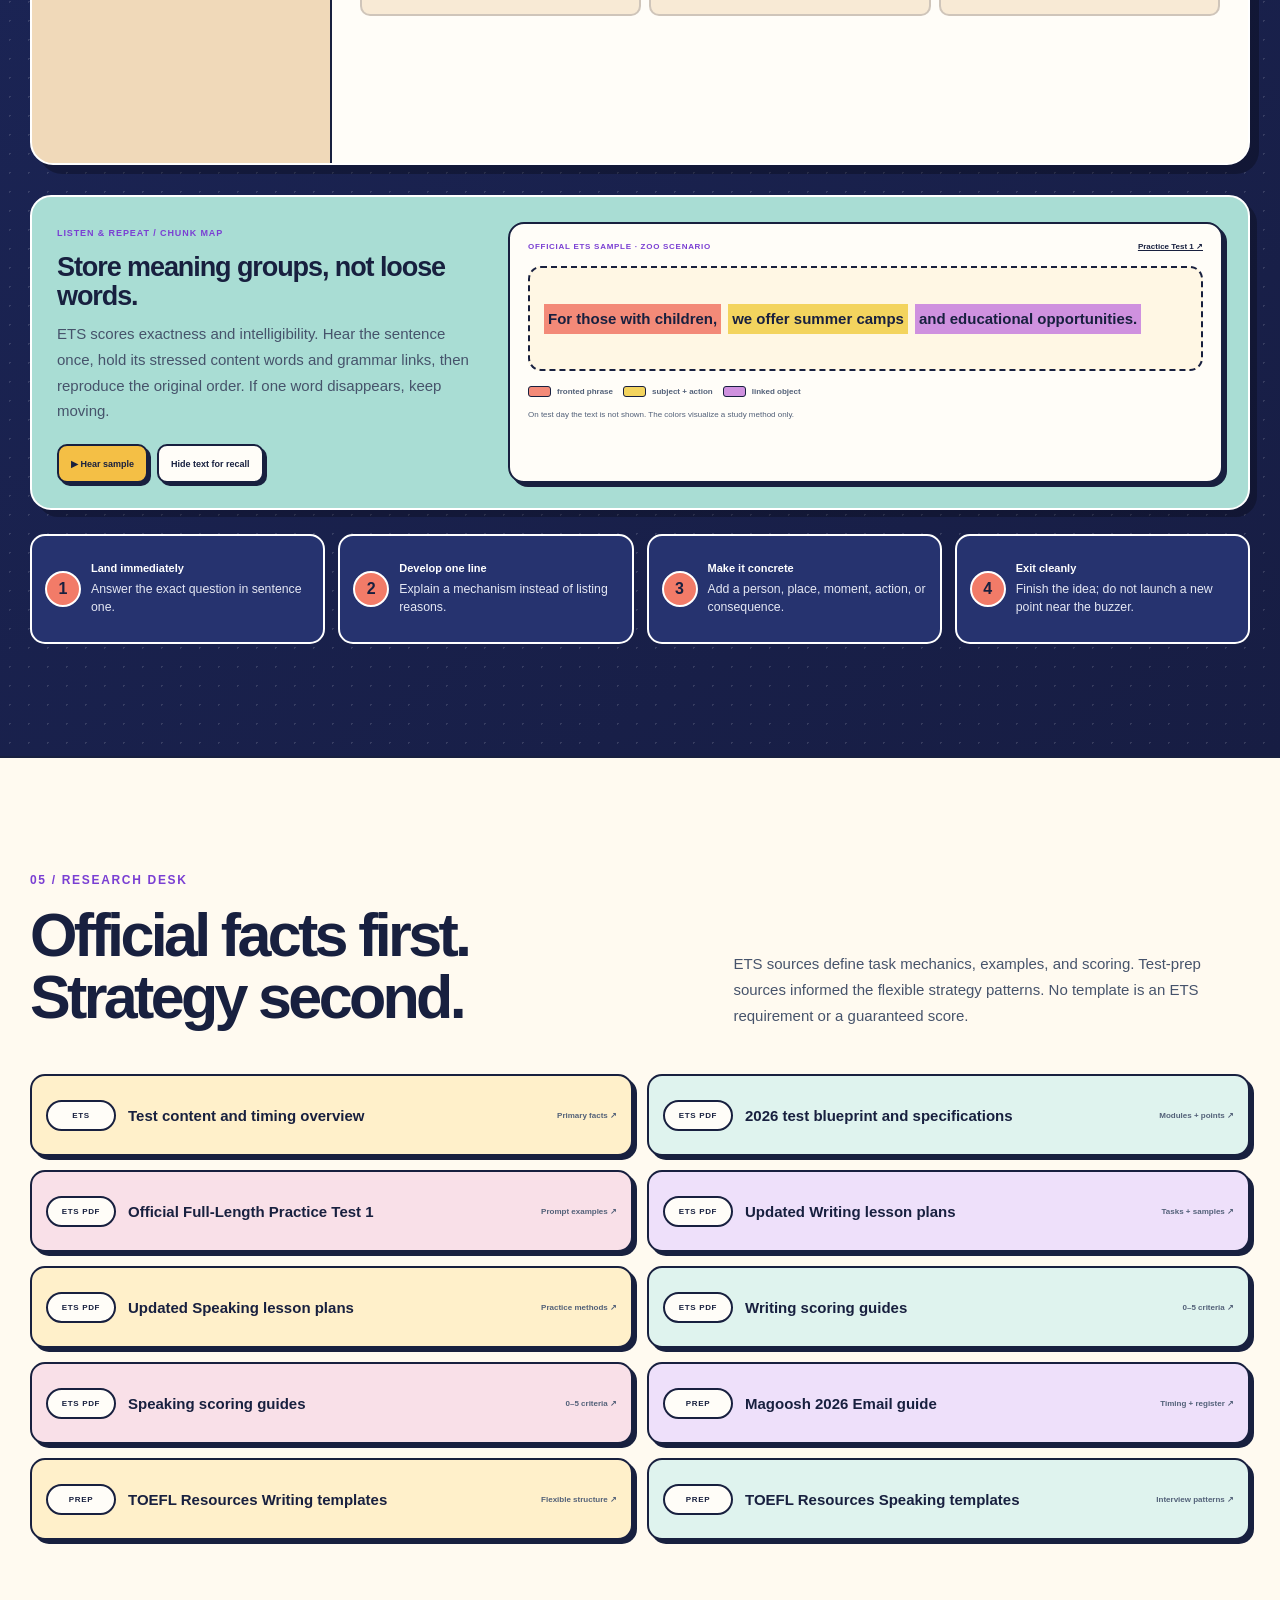
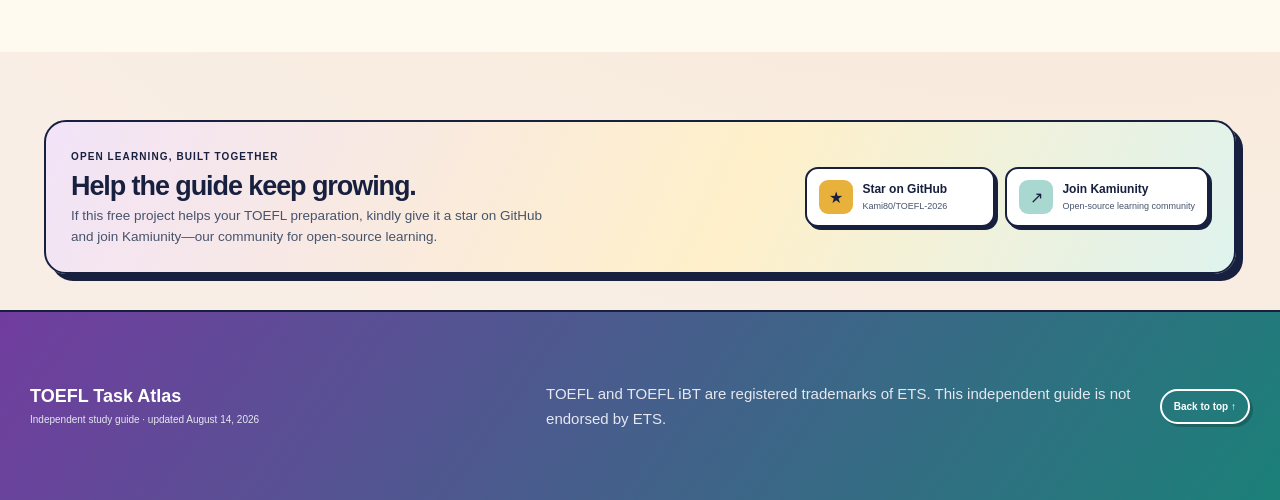
<file: task-explorer.html>
<!doctype html>
<html lang="en" style="--font-body:'DM Sans','Segoe UI',Arial,sans-serif;--font-display:Manrope,'Segoe UI',Arial,sans-serif">
  <head>
    <meta charset="UTF-8" />
    <meta name="viewport" content="width=device-width, initial-scale=1, viewport-fit=cover" />
    <meta name="description" content="A complete task-by-task explorer for the TOEFL iBT format introduced January 21, 2026, with module maps, official examples, writing templates, and speaking scripts." />
    <meta name="theme-color" content="#f4bf45" />
    <meta name="application-name" content="TOEFL 2026 Field Guide" />
    <meta name="apple-mobile-web-app-capable" content="yes" />
    <meta name="apple-mobile-web-app-title" content="TOEFL 2026" />
    <meta name="apple-mobile-web-app-status-bar-style" content="black-translucent" />
    <title>TOEFL 2026 Complete Task Explorer</title>
    <link rel="manifest" href="manifest.webmanifest" />
    <link rel="icon" href="favicon-32x32.png" sizes="32x32" type="image/png" />
    <link rel="apple-touch-icon" href="apple-touch-icon.png" />
    <link rel="stylesheet" href="practice-pack.css?v=20260815-phonenav6" />
    <link rel="stylesheet" href="task-explorer.css?v=20260815-modeltext7" />
    <link rel="stylesheet" href="pets.css?v=20260815-petarc8" />
    <link rel="stylesheet" href="mobile-pwa.css?v=20260908-mobile-nav4" data-toefl-mobile-style="true" />
  </head>
  <body data-pack="explorer" data-note-scope="task-atlas-page">
    <a class="skip-link" href="#explorer-main">Skip to the explorer</a>

    <header class="pack-top explorer-top">
      <nav class="pack-nav" aria-label="Task explorer navigation">
        <a class="pack-brand" href="index.html" aria-label="Return to TOEFL Field Guide home">
          <i>TX</i><span>TOEFL <b>Task Atlas</b></span>
        </a>
        <div class="pack-links">
          <a href="#format">Format</a>
          <a href="#task-map">12 tasks</a>
          <a href="#writing-studio">Writing</a>
          <a href="#speaking-studio">Speaking</a>
          <a href="#sources">Sources</a>
        </div>
        <a class="pack-home" href="index.html">← Field guide</a>
      </nav>
    </header>

    <main id="explorer-main" class="explorer-page" data-note-scope="task-atlas">
      <section class="pack-hero explorer-hero" aria-labelledby="explorer-title">
        <div>
          <span class="pack-kicker">THE COMPLETE 2026 TASK EXPLORER</span>
          <h1 id="explorer-title">Know the route.<br /><em>Own the response.</em></h1>
          <p>A second-level guide to every module and task: what appears on screen, what you must do, what the scoring evidence rewards, and how to respond under time pressure. Official facts and examples are linked to ETS; strategy frameworks are labeled as coaching.</p>
          <div class="explorer-actions">
            <a class="atlas-button primary" href="#task-map">Explore all 12 tasks <span>↓</span></a>
            <a class="atlas-button" href="#writing-studio">See highlighted templates <span>→</span></a>
          </div>
          <div class="hero-proof" aria-label="Explorer coverage">
            <span><b>4</b> sections</span>
            <span><b>12</b> task types</span>
            <span><b>2</b> adaptive sections</span>
            <span><b>9</b> worked frameworks</span>
          </div>
        </div>

        <figure class="retro-pack-art atlas-console" aria-label="TOEFL section map">
          <div class="console-topline"><span>TEST ROUTE / 2026</span><b>LIVE MAP</b></div>
          <div class="console-grid">
            <a class="console-card reading" href="#task-map" data-jump-section="reading">
              <span>R</span><strong>Reading</strong><small>Router → adjusted module</small><b>3 task types</b>
            </a>
            <a class="console-card listening" href="#task-map" data-jump-section="listening">
              <span>L</span><strong>Listening</strong><small>Router → adjusted module</small><b>4 task types</b>
            </a>
            <a class="console-card writing" href="#writing-studio">
              <span>W</span><strong>Writing</strong><small>Linear response path</small><b>3 task types</b>
            </a>
            <a class="console-card speaking" href="#speaking-studio">
              <span>S</span><strong>Speaking</strong><small>Linear response path</small><b>2 task types</b>
            </a>
          </div>
          <figcaption><span>01</span> The same four-section order, now mapped down to task level.</figcaption>
        </figure>
      </section>

      <section class="atlas-section format-deep" id="format" aria-labelledby="format-title">
        <div class="atlas-heading">
          <div>
            <span class="atlas-kicker">01 / FORMAT AT A GLANCE — EXPANDED</span>
            <h2 id="format-title">The whole test,<br />down to its moving parts.</h2>
          </div>
          <p>The public base is 120 items and about 90 minutes before directions. Reading and Listening use a routing module and an adjusted second module, so delivered time and item counts can vary. Writing and Speaking remain linear.</p>
        </div>

        <div class="official-banner">
          <span>✓</span>
          <p><b>Blueprint note.</b> Item ranges and raw-point totals below come from the ETS 2026 specifications. They explain test construction—not a public raw-to-band conversion.</p>
          <a href="https://www.ets.org/content/dam/ets-org/pdfs/toefl/toefl-ibt-test-specifications-2026.pdf" target="_blank" rel="noreferrer">Open ETS blueprint ↗</a>
        </div>

        <div class="format-matrix-wrap" tabindex="0" aria-label="Scrollable comprehensive TOEFL format table">
          <table class="format-matrix">
            <thead>
              <tr>
                <th>Section</th>
                <th>Delivery path</th>
                <th>Item anatomy</th>
                <th>Base time</th>
                <th>Response mode</th>
                <th>Blueprint points</th>
                <th>Control that matters</th>
              </tr>
            </thead>
            <tbody>
              <tr class="row-reading">
                <th><span>R</span><b>Reading</b><small>50 items*</small></th>
                <td><b>Two-stage adaptive</b><small>Routing module → lower or upper second module</small></td>
                <td><b>30</b> Complete the Words<br /><b>5–15</b> Daily Life<br /><b>5–15</b> Academic Passage</td>
                <td><b>~30 min*</b><small>Router 18–21 min + second module 9 min</small></td>
                <td>Type missing letters + choose answers; text remains visible.</td>
                <td><b>35 raw</b><small>Some delivered items are unscored pretest items.</small></td>
                <td>Context, exact text evidence, and module-level pacing.</td>
              </tr>
              <tr class="row-listening">
                <th><span>L</span><b>Listening</b><small>47 items*</small></th>
                <td><b>Two-stage adaptive</b><small>Routing module → lower or upper second module</small></td>
                <td><b>15–19</b> Choose a Response<br /><b>10</b> Conversation<br /><b>18–22</b> Announcement + Academic Talk</td>
                <td><b>~29 min*</b><small>Router 18 min + lower 7 / upper 11 min</small></td>
                <td>Audio plays once; select answers. Notes are allowed.</td>
                <td><b>35 raw</b><small>Some delivered items are unscored pretest items.</small></td>
                <td>Purpose-first listening and relationship-based notes.</td>
              </tr>
              <tr class="row-writing">
                <th><span>W</span><b>Writing</b><small>12 items</small></th>
                <td><b>Linear</b><small>No adaptive routing</small></td>
                <td><b>10</b> Build a Sentence<br /><b>1</b> Write an Email<br /><b>1</b> Academic Discussion</td>
                <td><b>23 min</b><small>Email 7 min; Discussion 10 min</small></td>
                <td>Arrange language chunks, then type two constructed responses.</td>
                <td><b>20 raw max</b><small>Sentence items ×1; constructed responses ×5.</small></td>
                <td>Every prompt action, appropriate tone, useful elaboration.</td>
              </tr>
              <tr class="row-speaking">
                <th><span>S</span><b>Speaking</b><small>11 items</small></th>
                <td><b>Linear</b><small>No preparation time in official samples</small></td>
                <td><b>7</b> Listen and Repeat<br /><b>4</b> Take an Interview</td>
                <td><b>8 min</b><small>The screen clock controls each response.</small></td>
                <td>Listen once, then record speech into the microphone.</td>
                <td><b>55 raw max</b><small>Each response has a maximum of 5 points.</small></td>
                <td>Intelligibility, accuracy, direct answers, and elaboration.</td>
              </tr>
            </tbody>
          </table>
        </div>

        <div class="module-lanes" aria-label="Section module maps">
          <article class="module-lane reading">
            <header><span>R</span><div><small>READING ROUTE</small><h3>Context → evidence</h3></div></header>
            <div class="lane-flow"><b>M1</b><i></i><span>Routing mix</span><i></i><b>M2</b><em>Lower / upper</em></div>
            <p>Both modules sample the same three task families. The second route changes difficulty—not the skill being measured.</p>
          </article>
          <article class="module-lane listening">
            <header><span>L</span><div><small>LISTENING ROUTE</small><h3>Intent → structure</h3></div></header>
            <div class="lane-flow"><b>M1</b><i></i><span>Routing mix</span><i></i><b>M2</b><em>Lower / upper</em></div>
            <p>The upper route may take longer than the lower route. Never slow down to guess which route you received.</p>
          </article>
          <article class="module-lane writing">
            <header><span>W</span><div><small>WRITING ROUTE</small><h3>Form → purpose</h3></div></header>
            <div class="lane-flow linear"><b>10</b><i></i><span>Sentence</span><i></i><b>1</b><span>Email</span><i></i><b>1</b><span>Discussion</span></div>
            <p>The constructed responses have a word counter and no spell-check. Save a final scan for missing words and prompt bullets.</p>
          </article>
          <article class="module-lane speaking">
            <header><span>S</span><div><small>SPEAKING ROUTE</small><h3>Accuracy → spontaneity</h3></div></header>
            <div class="lane-flow linear"><b>7</b><i></i><span>Repeat</span><i></i><b>4</b><span>Interview</span></div>
            <p>Sentence complexity grows in Listen and Repeat; Interview questions move from familiar description toward explanation and opinion.</p>
          </article>
        </div>
      </section>

      <section class="atlas-section task-map-section" id="task-map" aria-labelledby="task-map-title">
        <div class="atlas-heading inverse">
          <div>
            <span class="atlas-kicker">02 / ALL 12 TASK TYPES</span>
            <h2 id="task-map-title">Choose a task.<br />See the whole play.</h2>
          </div>
          <p>Each card separates official mechanics from coaching. The example desk uses short ETS excerpts or ETS-aligned, newly written mini-items and links back to the source.</p>
        </div>

        <div class="task-filter" role="tablist" aria-label="Filter task types by section">
          <button class="active" type="button" role="tab" aria-selected="true" data-section-filter="all">All <span>12</span></button>
          <button type="button" role="tab" aria-selected="false" data-section-filter="reading">Reading <span>3</span></button>
          <button type="button" role="tab" aria-selected="false" data-section-filter="listening">Listening <span>4</span></button>
          <button type="button" role="tab" aria-selected="false" data-section-filter="writing">Writing <span>3</span></button>
          <button type="button" role="tab" aria-selected="false" data-section-filter="speaking">Speaking <span>2</span></button>
        </div>

        <div class="task-workbench">
          <aside class="task-index" aria-label="Task type list">
            <div class="task-index-head"><span>TASK INDEX</span><b id="visible-task-count">12 visible</b></div>
            <div id="task-index-list"></div>
          </aside>
          <article class="task-detail" id="task-detail" aria-live="polite"></article>
        </div>
      </section>

      <section class="atlas-section writing-studio" id="writing-studio" aria-labelledby="writing-title">
        <div class="atlas-heading">
          <div>
            <span class="atlas-kicker">03 / WRITING RESPONSE STUDIO</span>
            <h2 id="writing-title">A template is a route,<br />not a memorized paragraph.</h2>
          </div>
          <p>Use the highlighted moves to protect task completion, organization, and tone. Replace every bracket with prompt-specific content; natural detail earns more than decorative filler.</p>
        </div>

        <div class="rubric-ribbon writing-ribbon">
          <span>ETS BAND-5 TARGET</span>
          <b>Effective elaboration</b><i>+</i><b>syntactic variety</b><i>+</i><b>precise word choice</b><i>+</i><b>appropriate social conventions</b>
          <a href="https://www.ets.org/content/dam/ets-org/pdfs/toefl/writing-rubrics.pdf" target="_blank" rel="noreferrer">Rubric ↗</a>
        </div>

        <div class="studio-tabs" role="tablist" aria-label="Writing templates">
          <button type="button" class="active" role="tab" aria-selected="true" data-writing-template="email-problem">Email · problem + request</button>
          <button type="button" role="tab" aria-selected="false" data-writing-template="email-status">Email · status + clarification</button>
          <button type="button" role="tab" aria-selected="false" data-writing-template="email-peer">Email · peer coordination</button>
          <button type="button" role="tab" aria-selected="false" data-writing-template="discussion-extend">Discussion · agree + extend</button>
          <button type="button" role="tab" aria-selected="false" data-writing-template="discussion-qualify">Discussion · qualify + counter</button>
        </div>

        <div class="template-board" id="writing-template-board"></div>

        <div class="strategy-grid writing-strategies">
          <article>
            <span>7:00 EMAIL CLOCK</span>
            <h3>45 sec → 5 min → 75 sec</h3>
            <ol>
              <li>Label audience, purpose, and each bullet.</li>
              <li>Draft one useful move per bullet.</li>
              <li>Check tone, missing verbs, articles, and spelling.</li>
            </ol>
          </article>
          <article>
            <span>10:00 DISCUSSION CLOCK</span>
            <h3>1 min → 8 min → 1 min</h3>
            <ol>
              <li>Map professor + two student positions.</li>
              <li>Answer, support, connect, and add a new angle.</li>
              <li>Confirm 100+ words and proofread the final lines.</li>
            </ol>
          </article>
          <article>
            <span>THE COMPLETION TEST</span>
            <h3>Underline the verbs</h3>
            <p>If the prompt says <b>describe</b>, <b>explain</b>, and <b>request</b>, your draft needs visible evidence of all three actions. A polished response that skips one action is incomplete.</p>
          </article>
        </div>

        <div class="example-library" aria-labelledby="writing-library-title">
          <div class="subsection-head">
            <div><span>MORE MODELS</span><h3 id="writing-library-title">Three ways to adapt the framework</h3></div>
            <p>These are original models built from ETS task shapes and the supplied landlord example—not official scored responses.</p>
          </div>
          <div class="model-grid" id="writing-model-grid"></div>
        </div>
      </section>

      <section class="atlas-section speaking-studio" id="speaking-studio" aria-labelledby="speaking-title">
        <div class="atlas-heading inverse">
          <div>
            <span class="atlas-kicker">04 / INDEPENDENT SPEAKING STUDIO</span>
            <h2 id="speaking-title">Answer first.<br />Build while speaking.</h2>
          </div>
          <p>In the 2026 test, the independent-style task is <b>Take an Interview</b>: four related questions, no preparation time in official samples. These response engines keep organization light enough to sound conversational.</p>
        </div>

        <div class="rubric-ribbon speaking-ribbon">
          <span>ETS BAND-5 TARGET</span>
          <b>On-topic elaboration</b><i>+</i><b>conversational pace</b><i>+</i><b>intelligibility</b><i>+</i><b>accurate, flexible language</b>
          <a href="https://www.ets.org/content/dam/ets-org/pdfs/toefl/speaking-rubrics.pdf" target="_blank" rel="noreferrer">Rubric ↗</a>
        </div>

        <div class="speaking-engine-grid">
          <aside class="engine-menu" aria-label="Speaking response engines">
            <button type="button" class="active" data-speaking-template="opinion"><span>01</span><b>Opinion / preference</b><small>Answer → reason → example → result</small></button>
            <button type="button" data-speaking-template="experience"><span>02</span><b>Experience / memory</b><small>Scene → action → outcome → reflection</small></button>
            <button type="button" data-speaking-template="routine"><span>03</span><b>Routine / lifestyle</b><small>Headline → pattern → example → benefit</small></button>
            <button type="button" data-speaking-template="solution"><span>04</span><b>Solution / prediction</b><small>Position → mechanism → illustration → close</small></button>
          </aside>
          <article class="speaking-script-board" id="speaking-script-board"></article>
        </div>

        <div class="repeat-lab" aria-labelledby="repeat-title">
          <div class="repeat-copy">
            <span>LISTEN &amp; REPEAT / CHUNK MAP</span>
            <h3 id="repeat-title">Store meaning groups, not loose words.</h3>
            <p>ETS scores exactness and intelligibility. Hear the sentence once, hold its stressed content words and grammar links, then reproduce the original order. If one word disappears, keep moving.</p>
            <div class="repeat-actions">
              <button type="button" id="play-repeat-sample">▶ Hear sample</button>
              <button type="button" id="toggle-repeat-text">Hide text for recall</button>
            </div>
          </div>
          <div class="repeat-card">
            <div class="repeat-meta"><span>OFFICIAL ETS SAMPLE · ZOO SCENARIO</span><a href="https://www.ets.org/content/dam/ets-org/pdfs/toefl/toefl-ibt-full-length-practice-test-1.pdf#page=34" target="_blank" rel="noreferrer">Practice Test 1 ↗</a></div>
            <p id="repeat-sample-text"><mark class="chunk-one">For those with children,</mark> <mark class="chunk-two">we offer summer camps</mark> <mark class="chunk-three">and educational opportunities.</mark></p>
            <div class="chunk-legend"><span><i class="chunk-one"></i>fronted phrase</span><span><i class="chunk-two"></i>subject + action</span><span><i class="chunk-three"></i>linked object</span></div>
            <small>On test day the text is not shown. The colors visualize a study method only.</small>
          </div>
        </div>

        <div class="speaking-checklist">
          <article><b>1</b><span><strong>Land immediately</strong>Answer the exact question in sentence one.</span></article>
          <article><b>2</b><span><strong>Develop one line</strong>Explain a mechanism instead of listing reasons.</span></article>
          <article><b>3</b><span><strong>Make it concrete</strong>Add a person, place, moment, action, or consequence.</span></article>
          <article><b>4</b><span><strong>Exit cleanly</strong>Finish the idea; do not launch a new point near the buzzer.</span></article>
        </div>
      </section>

      <section class="atlas-section source-section" id="sources" aria-labelledby="sources-title">
        <div class="atlas-heading">
          <div>
            <span class="atlas-kicker">05 / RESEARCH DESK</span>
            <h2 id="sources-title">Official facts first.<br />Strategy second.</h2>
          </div>
          <p>ETS sources define task mechanics, examples, and scoring. Test-prep sources informed the flexible strategy patterns. No template is an ETS requirement or a guaranteed score.</p>
        </div>
        <div class="source-ledger">
          <a href="https://www.ets.org/toefl/test-takers/ibt/about/content.html" target="_blank" rel="noreferrer"><span>ETS</span><b>Test content and timing overview</b><em>Primary facts ↗</em></a>
          <a href="https://www.ets.org/content/dam/ets-org/pdfs/toefl/toefl-ibt-test-specifications-2026.pdf" target="_blank" rel="noreferrer"><span>ETS PDF</span><b>2026 test blueprint and specifications</b><em>Modules + points ↗</em></a>
          <a href="https://www.ets.org/content/dam/ets-org/pdfs/toefl/toefl-ibt-full-length-practice-test-1.pdf" target="_blank" rel="noreferrer"><span>ETS PDF</span><b>Official Full-Length Practice Test 1</b><em>Prompt examples ↗</em></a>
          <a href="https://www.ets.org/content/dam/ets-org/pdfs/toefl/toefl-ibt-lesson-plan-writing.pdf" target="_blank" rel="noreferrer"><span>ETS PDF</span><b>Updated Writing lesson plans</b><em>Tasks + samples ↗</em></a>
          <a href="https://www.ets.org/content/dam/ets-org/pdfs/toefl/toefl-ibt-lesson-plan-speaking.pdf" target="_blank" rel="noreferrer"><span>ETS PDF</span><b>Updated Speaking lesson plans</b><em>Practice methods ↗</em></a>
          <a href="https://www.ets.org/content/dam/ets-org/pdfs/toefl/writing-rubrics.pdf" target="_blank" rel="noreferrer"><span>ETS PDF</span><b>Writing scoring guides</b><em>0–5 criteria ↗</em></a>
          <a href="https://www.ets.org/content/dam/ets-org/pdfs/toefl/speaking-rubrics.pdf" target="_blank" rel="noreferrer"><span>ETS PDF</span><b>Speaking scoring guides</b><em>0–5 criteria ↗</em></a>
          <a href="https://magoosh.com/toefl/toefl-write-an-email/" target="_blank" rel="noreferrer"><span>PREP</span><b>Magoosh 2026 Email guide</b><em>Timing + register ↗</em></a>
          <a href="https://www.toeflresources.com/writing-section/toefl-writing-templates/" target="_blank" rel="noreferrer"><span>PREP</span><b>TOEFL Resources Writing templates</b><em>Flexible structure ↗</em></a>
          <a href="https://www.toeflresources.com/speaking-section/toefl-speaking-templates/" target="_blank" rel="noreferrer"><span>PREP</span><b>TOEFL Resources Speaking templates</b><em>Interview patterns ↗</em></a>
        </div>
      </section>
    </main>

    <footer class="atlas-footer" data-note-scope="task-atlas-footer">
      <div><b>TOEFL Task Atlas</b><span>Independent study guide · updated August 14, 2026</span></div>
      <p>TOEFL and TOEFL iBT are registered trademarks of ETS. This independent guide is not endorsed by ETS.</p>
      <a href="#explorer-main">Back to top ↑</a>
    </footer>

    <script src="task-explorer.js?v=20260814-atlas2" defer></script>
    <script src="practice-pack.js?v=20260815-color2" defer></script>
    <script src="retromax.js?v=20260815-polish1" defer></script>
    <script src="pets.js?v=20260908-mobile-pet1" defer></script>
    <script src="mobile-pwa.js?v=20260908-mobile-nav4" defer></script>
  </body>
</html>
</file>
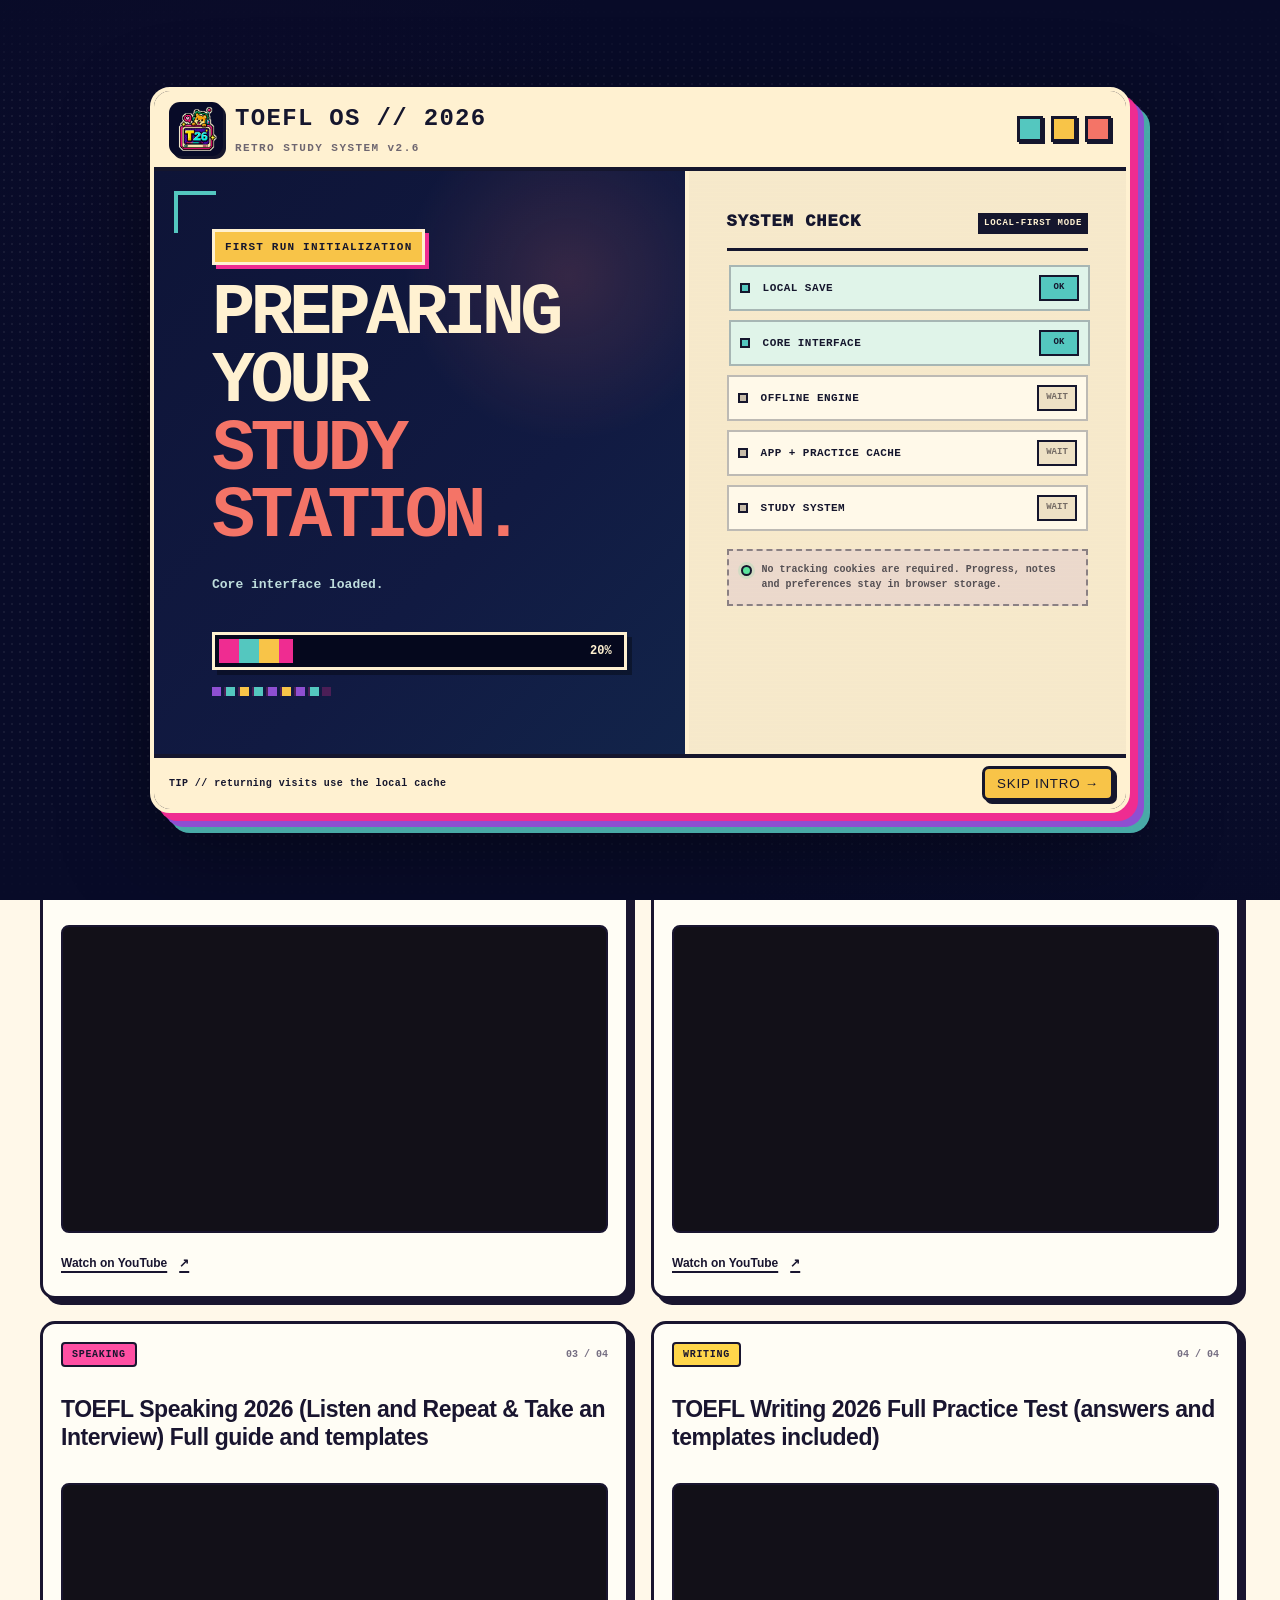
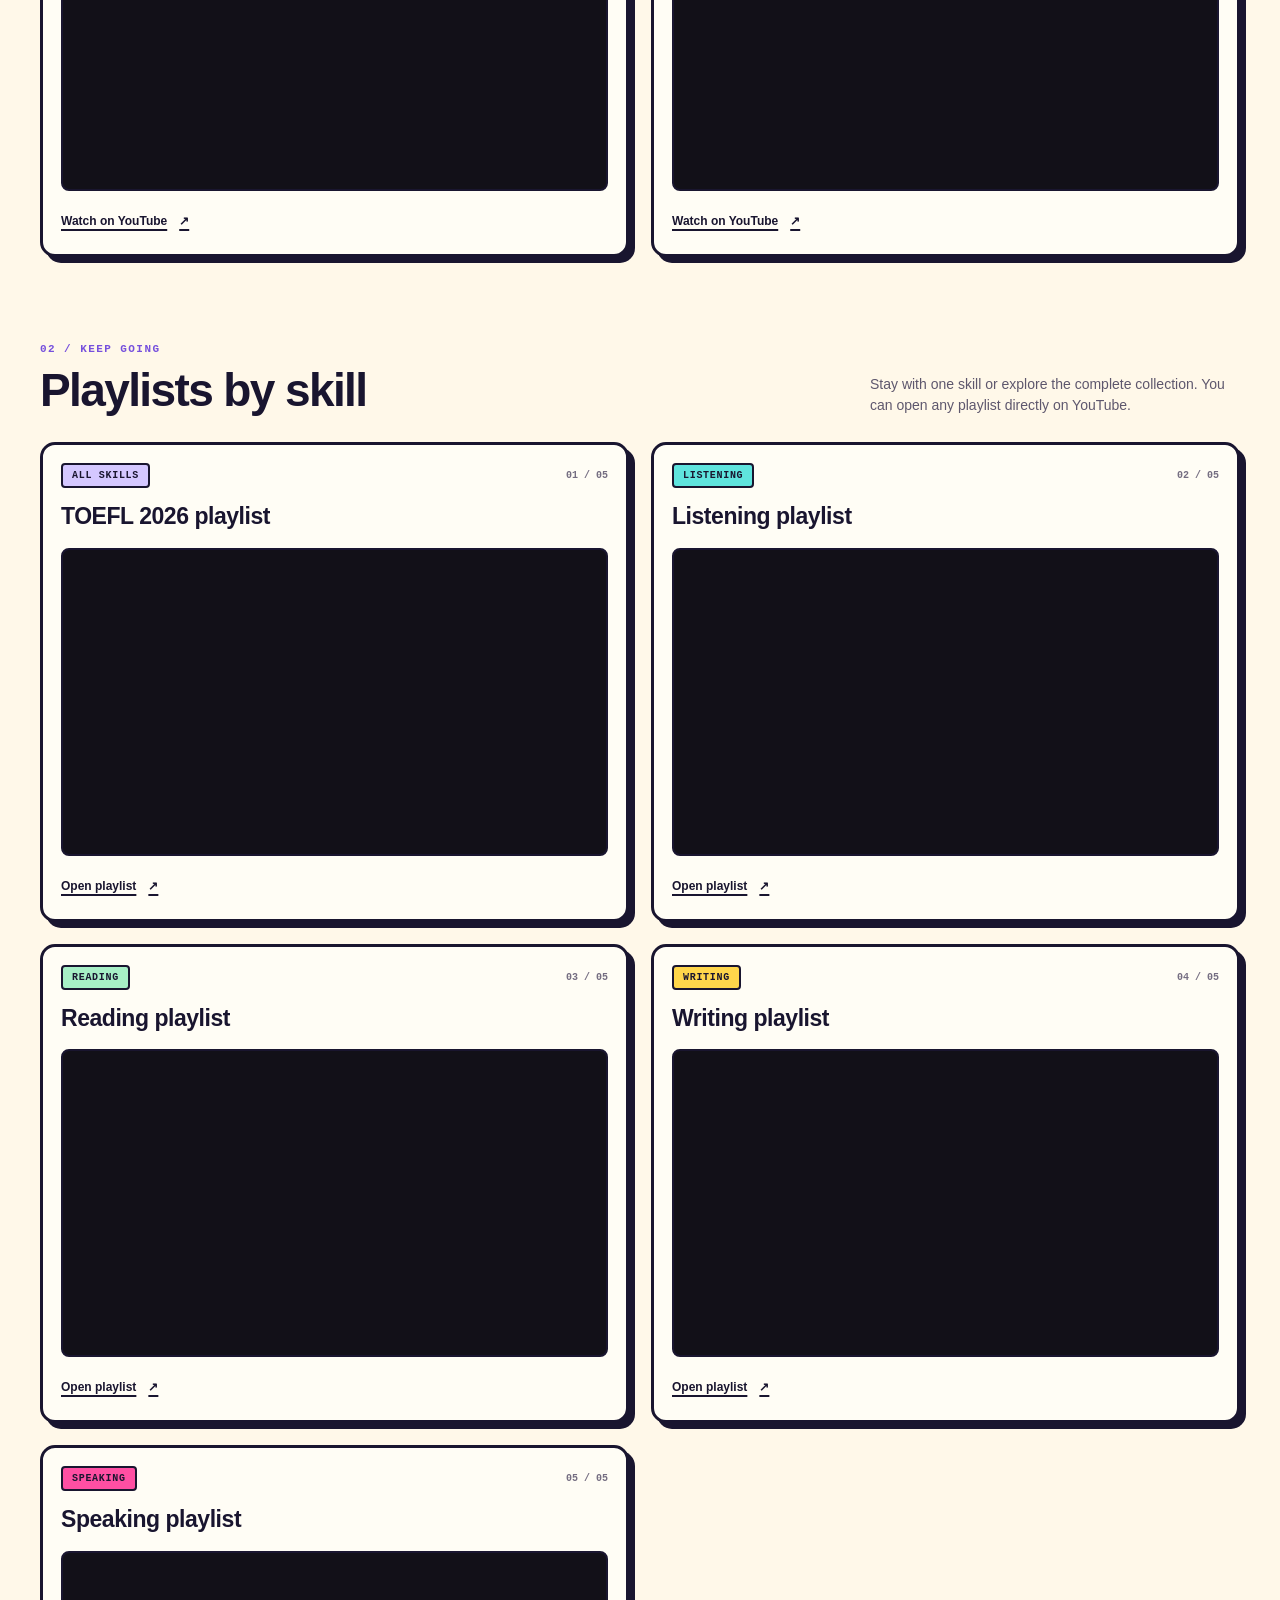
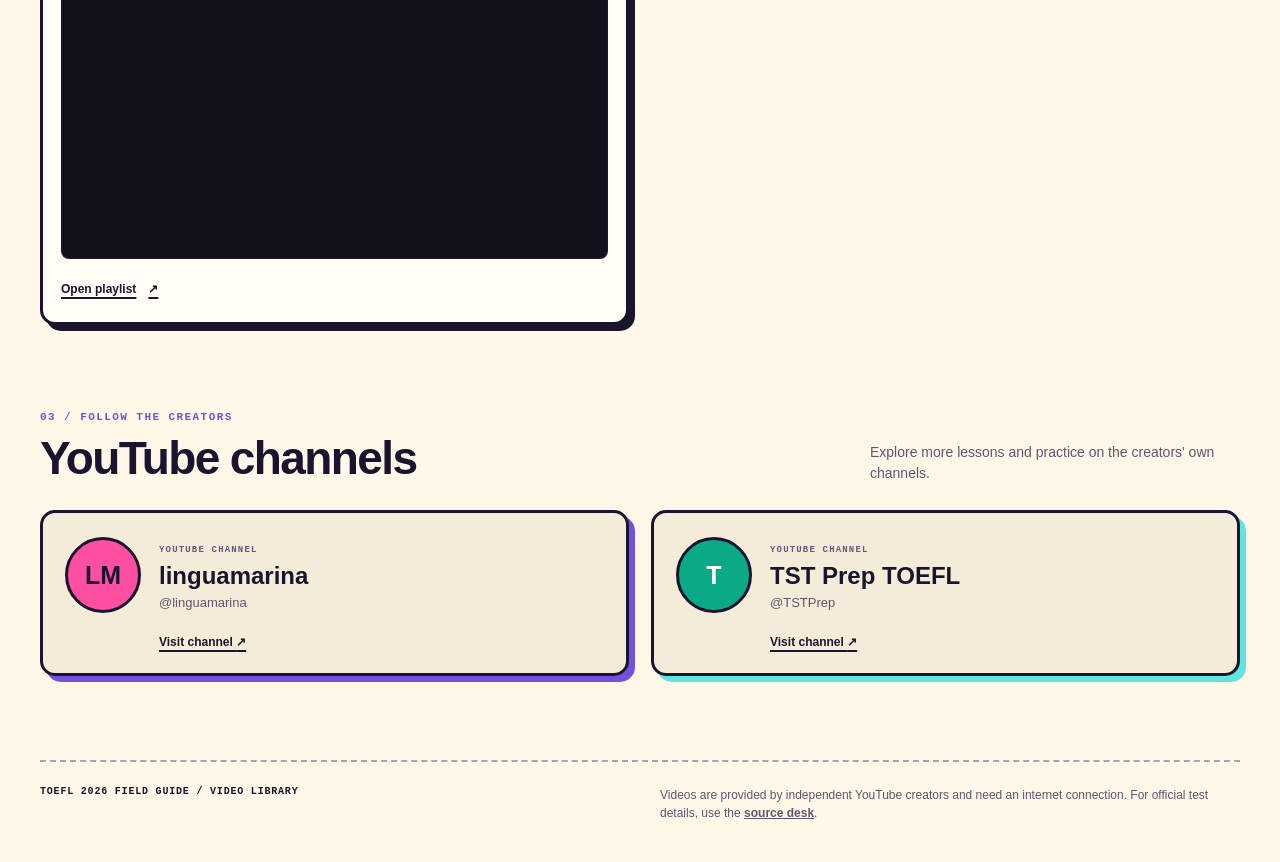
<file: videos.html>
<!doctype html>
<html lang="en">
<head>
  <meta charset="utf-8">
  <meta name="viewport" content="width=device-width, initial-scale=1, viewport-fit=cover">
  <meta name="description" content="TOEFL 2026 video practice: full Reading, Listening, Speaking, and Writing videos, curated playlists, and recommended YouTube channels.">
  <meta name="theme-color" content="#19152f">
  <meta name="application-name" content="TOEFL 2026 Field Guide">
  <meta name="apple-mobile-web-app-capable" content="yes">
  <meta name="apple-mobile-web-app-title" content="TOEFL 2026">
  <title>TOEFL 2026 Video Library</title>
  <link rel="manifest" href="manifest.webmanifest">
  <link rel="icon" href="favicon-32x32.png" sizes="32x32" type="image/png">
  <link rel="apple-touch-icon" href="apple-touch-icon.png">
  <link rel="stylesheet" href="videos.css?v=20260924-v1">
  <link rel="stylesheet" href="pets.css?v=20260815-petarc8">
  <link rel="stylesheet" href="mobile-pwa.css?v=20260908-mobile-nav4" data-toefl-mobile-style="true">
</head>
<body class="videos-page">
  <a class="video-skip" href="#video-main">Skip to videos</a>
  <header class="video-fallback-nav">
    <a class="video-brand" href="index.html"><span>T26</span> TOEFL Field Guide</a>
    <nav aria-label="Page navigation">
      <a href="index.html">Guide</a>
      <a href="task-explorer.html">Atlas</a>
      <a href="practice-packs.html">Practice</a>
      <a href="videos.html" aria-current="page">Videos</a>
    </nav>
  </header>

  <main id="video-main">
    <section class="video-hero" aria-labelledby="video-title">
      <div class="video-hero-copy">
        <span class="video-eyebrow">TOEFL://VIDEO LIBRARY</span>
        <h1 id="video-title">Watch the task.<br><em>Practice the move.</em></h1>
        <p>Full 2026 practice videos, skill playlists, and channels worth keeping close. Pick a section, watch with a purpose, and try the next question yourself.</p>
        <div class="video-hero-actions">
          <a class="video-button video-button-primary" href="#full-tests">Start with full tests <span aria-hidden="true">↓</span></a>
          <a class="video-button" href="#playlists">Browse playlists <span aria-hidden="true">↗</span></a>
        </div>
      </div>
      <div class="video-hero-stats" aria-label="Library contents">
        <div><strong>04</strong><span>Full practice videos</span></div>
        <div><strong>05</strong><span>Skill playlists</span></div>
        <div><strong>02</strong><span>YouTube channels</span></div>
      </div>
    </section>

    <section class="video-section" id="full-tests" aria-labelledby="full-tests-title">
      <div class="video-section-heading">
        <div><span class="video-section-kicker">01 / WATCH & PRACTICE</span><h2 id="full-tests-title">Full practice videos</h2></div>
        <p>Work through one skill at a time. Pause before each answer, then compare your approach with the walkthrough.</p>
      </div>
      <div class="video-grid">
        <article class="video-card">
          <div class="video-card-heading"><span class="video-skill reading">Reading</span><span class="video-card-index">01 / 04</span></div>
          <h3>TOEFL 2026: Full Reading Practice Test — The Traps Most Students Fall Into</h3>
          <div class="video-frame"><iframe src="https://www.youtube.com/embed/oQnsziejjxU?si=vxqhI7iHHUoopdqs" title="TOEFL 2026 full Reading practice test" loading="lazy" allow="accelerometer; autoplay; clipboard-write; encrypted-media; gyroscope; picture-in-picture; web-share" referrerpolicy="strict-origin-when-cross-origin" allowfullscreen></iframe></div>
          <a class="video-outlink" href="https://www.youtube.com/watch?v=oQnsziejjxU" target="_blank" rel="noopener noreferrer">Watch on YouTube <span aria-hidden="true">↗</span></a>
        </article>
        <article class="video-card">
          <div class="video-card-heading"><span class="video-skill listening">Listening</span><span class="video-card-index">02 / 04</span></div>
          <h3>TOEFL 2026: Full Listening Practice Test — Tips and strategies to get a high score</h3>
          <div class="video-frame"><iframe src="https://www.youtube.com/embed/RxePY0q6OxM?si=ooP3gR8Q0auOOoiz" title="TOEFL 2026 full Listening practice test" loading="lazy" allow="accelerometer; autoplay; clipboard-write; encrypted-media; gyroscope; picture-in-picture; web-share" referrerpolicy="strict-origin-when-cross-origin" allowfullscreen></iframe></div>
          <a class="video-outlink" href="https://www.youtube.com/watch?v=RxePY0q6OxM" target="_blank" rel="noopener noreferrer">Watch on YouTube <span aria-hidden="true">↗</span></a>
        </article>
        <article class="video-card">
          <div class="video-card-heading"><span class="video-skill speaking">Speaking</span><span class="video-card-index">03 / 04</span></div>
          <h3>TOEFL Speaking 2026 (Listen and Repeat &amp; Take an Interview) Full guide and templates</h3>
          <div class="video-frame"><iframe src="https://www.youtube.com/embed/MQU6w-pINAM?si=QwxaYR7u5BcCXUwc" title="TOEFL Speaking 2026 full guide and templates" loading="lazy" allow="accelerometer; autoplay; clipboard-write; encrypted-media; gyroscope; picture-in-picture; web-share" referrerpolicy="strict-origin-when-cross-origin" allowfullscreen></iframe></div>
          <a class="video-outlink" href="https://www.youtube.com/watch?v=MQU6w-pINAM" target="_blank" rel="noopener noreferrer">Watch on YouTube <span aria-hidden="true">↗</span></a>
        </article>
        <article class="video-card">
          <div class="video-card-heading"><span class="video-skill writing">Writing</span><span class="video-card-index">04 / 04</span></div>
          <h3>TOEFL Writing 2026 Full Practice Test (answers and templates included)</h3>
          <div class="video-frame"><iframe src="https://www.youtube.com/embed/FC1j3hsxmdg?si=9Y4RvPacbkaFarBC" title="TOEFL Writing 2026 full practice test" loading="lazy" allow="accelerometer; autoplay; clipboard-write; encrypted-media; gyroscope; picture-in-picture; web-share" referrerpolicy="strict-origin-when-cross-origin" allowfullscreen></iframe></div>
          <a class="video-outlink" href="https://www.youtube.com/watch?v=FC1j3hsxmdg" target="_blank" rel="noopener noreferrer">Watch on YouTube <span aria-hidden="true">↗</span></a>
        </article>
      </div>
    </section>

    <section class="video-section" id="playlists" aria-labelledby="playlists-title">
      <div class="video-section-heading">
        <div><span class="video-section-kicker">02 / KEEP GOING</span><h2 id="playlists-title">Playlists by skill</h2></div>
        <p>Stay with one skill or explore the complete collection. You can open any playlist directly on YouTube.</p>
      </div>
      <div class="video-grid playlist-grid">
        <article class="video-card playlist-card">
          <div class="video-card-heading"><span class="video-skill general">All skills</span><span class="video-card-index">01 / 05</span></div>
          <h3>TOEFL 2026 playlist</h3>
          <div class="video-frame"><iframe src="https://www.youtube.com/embed/videoseries?si=B_Y5wou659rqnEQY&amp;list=PLo8HPysuqfKhnXW2U0HEWJeIooI_Vp4VV" title="TOEFL 2026 all-skills playlist" loading="lazy" allow="accelerometer; autoplay; clipboard-write; encrypted-media; gyroscope; picture-in-picture; web-share" referrerpolicy="strict-origin-when-cross-origin" allowfullscreen></iframe></div>
          <a class="video-outlink" href="https://www.youtube.com/playlist?list=PLo8HPysuqfKhnXW2U0HEWJeIooI_Vp4VV" target="_blank" rel="noopener noreferrer">Open playlist <span aria-hidden="true">↗</span></a>
        </article>
        <article class="video-card playlist-card">
          <div class="video-card-heading"><span class="video-skill listening">Listening</span><span class="video-card-index">02 / 05</span></div>
          <h3>Listening playlist</h3>
          <div class="video-frame"><iframe src="https://www.youtube.com/embed/videoseries?si=uGOei5E9d8Kwm6DN&amp;list=PLo8HPysuqfKjqL3pxqgE0pHrsQXzBi3Z8" title="TOEFL Listening playlist" loading="lazy" allow="accelerometer; autoplay; clipboard-write; encrypted-media; gyroscope; picture-in-picture; web-share" referrerpolicy="strict-origin-when-cross-origin" allowfullscreen></iframe></div>
          <a class="video-outlink" href="https://www.youtube.com/playlist?list=PLo8HPysuqfKjqL3pxqgE0pHrsQXzBi3Z8" target="_blank" rel="noopener noreferrer">Open playlist <span aria-hidden="true">↗</span></a>
        </article>
        <article class="video-card playlist-card">
          <div class="video-card-heading"><span class="video-skill reading">Reading</span><span class="video-card-index">03 / 05</span></div>
          <h3>Reading playlist</h3>
          <div class="video-frame"><iframe src="https://www.youtube.com/embed/videoseries?si=GG3PfzZAEEJSifIV&amp;list=PLo8HPysuqfKilKXQStJSIZ4ax5QX-ezqs" title="TOEFL Reading playlist" loading="lazy" allow="accelerometer; autoplay; clipboard-write; encrypted-media; gyroscope; picture-in-picture; web-share" referrerpolicy="strict-origin-when-cross-origin" allowfullscreen></iframe></div>
          <a class="video-outlink" href="https://www.youtube.com/playlist?list=PLo8HPysuqfKilKXQStJSIZ4ax5QX-ezqs" target="_blank" rel="noopener noreferrer">Open playlist <span aria-hidden="true">↗</span></a>
        </article>
        <article class="video-card playlist-card">
          <div class="video-card-heading"><span class="video-skill writing">Writing</span><span class="video-card-index">04 / 05</span></div>
          <h3>Writing playlist</h3>
          <div class="video-frame"><iframe src="https://www.youtube.com/embed/videoseries?si=wlplZG1ETNNK1i5q&amp;list=PLo8HPysuqfKjCYqy6izdxHz35KV6AVXN6" title="TOEFL Writing playlist" loading="lazy" allow="accelerometer; autoplay; clipboard-write; encrypted-media; gyroscope; picture-in-picture; web-share" referrerpolicy="strict-origin-when-cross-origin" allowfullscreen></iframe></div>
          <a class="video-outlink" href="https://www.youtube.com/playlist?list=PLo8HPysuqfKjCYqy6izdxHz35KV6AVXN6" target="_blank" rel="noopener noreferrer">Open playlist <span aria-hidden="true">↗</span></a>
        </article>
        <article class="video-card playlist-card">
          <div class="video-card-heading"><span class="video-skill speaking">Speaking</span><span class="video-card-index">05 / 05</span></div>
          <h3>Speaking playlist</h3>
          <div class="video-frame"><iframe src="https://www.youtube.com/embed/videoseries?si=MBQ4tb8laPNfUnqY&amp;list=PLo8HPysuqfKje11ui5G8ViKW0PqTCL3uD" title="TOEFL Speaking playlist" loading="lazy" allow="accelerometer; autoplay; clipboard-write; encrypted-media; gyroscope; picture-in-picture; web-share" referrerpolicy="strict-origin-when-cross-origin" allowfullscreen></iframe></div>
          <a class="video-outlink" href="https://www.youtube.com/playlist?list=PLo8HPysuqfKje11ui5G8ViKW0PqTCL3uD" target="_blank" rel="noopener noreferrer">Open playlist <span aria-hidden="true">↗</span></a>
        </article>
      </div>
    </section>

    <section class="video-section channel-section" id="channels" aria-labelledby="channels-title">
      <div class="video-section-heading">
        <div><span class="video-section-kicker">03 / FOLLOW THE CREATORS</span><h2 id="channels-title">YouTube channels</h2></div>
        <p>Explore more lessons and practice on the creators' own channels.</p>
      </div>
      <div class="channel-grid">
        <article class="channel-card">
          <span class="channel-mark marina" aria-hidden="true">LM</span>
          <div><span class="channel-label">YOUTUBE CHANNEL</span><h3>linguamarina</h3><p>@linguamarina</p></div>
          <a href="https://www.youtube.com/@linguamarina" target="_blank" rel="noopener noreferrer" aria-label="Visit linguamarina on YouTube">Visit channel <span aria-hidden="true">↗</span></a>
        </article>
        <article class="channel-card">
          <span class="channel-mark tst" aria-hidden="true">T</span>
          <div><span class="channel-label">YOUTUBE CHANNEL</span><h3>TST Prep TOEFL</h3><p>@TSTPrep</p></div>
          <a href="https://www.youtube.com/@TSTPrep" target="_blank" rel="noopener noreferrer" aria-label="Visit TST Prep TOEFL on YouTube">Visit channel <span aria-hidden="true">↗</span></a>
        </article>
      </div>
    </section>
  </main>

  <footer class="video-footer">
    <span>TOEFL 2026 FIELD GUIDE / VIDEO LIBRARY</span>
    <p>Videos are provided by independent YouTube creators and need an internet connection. For official test details, use the <a href="index.html#sources">source desk</a>.</p>
  </footer>

  <script src="retromax.js?v=20260924-videos1" defer></script>
  <script src="pets.js?v=20260908-mobile-pet1" defer></script>
  <script src="mobile-pwa.js?v=20260908-mobile-nav4" defer></script>
</body>
</html>
</file>
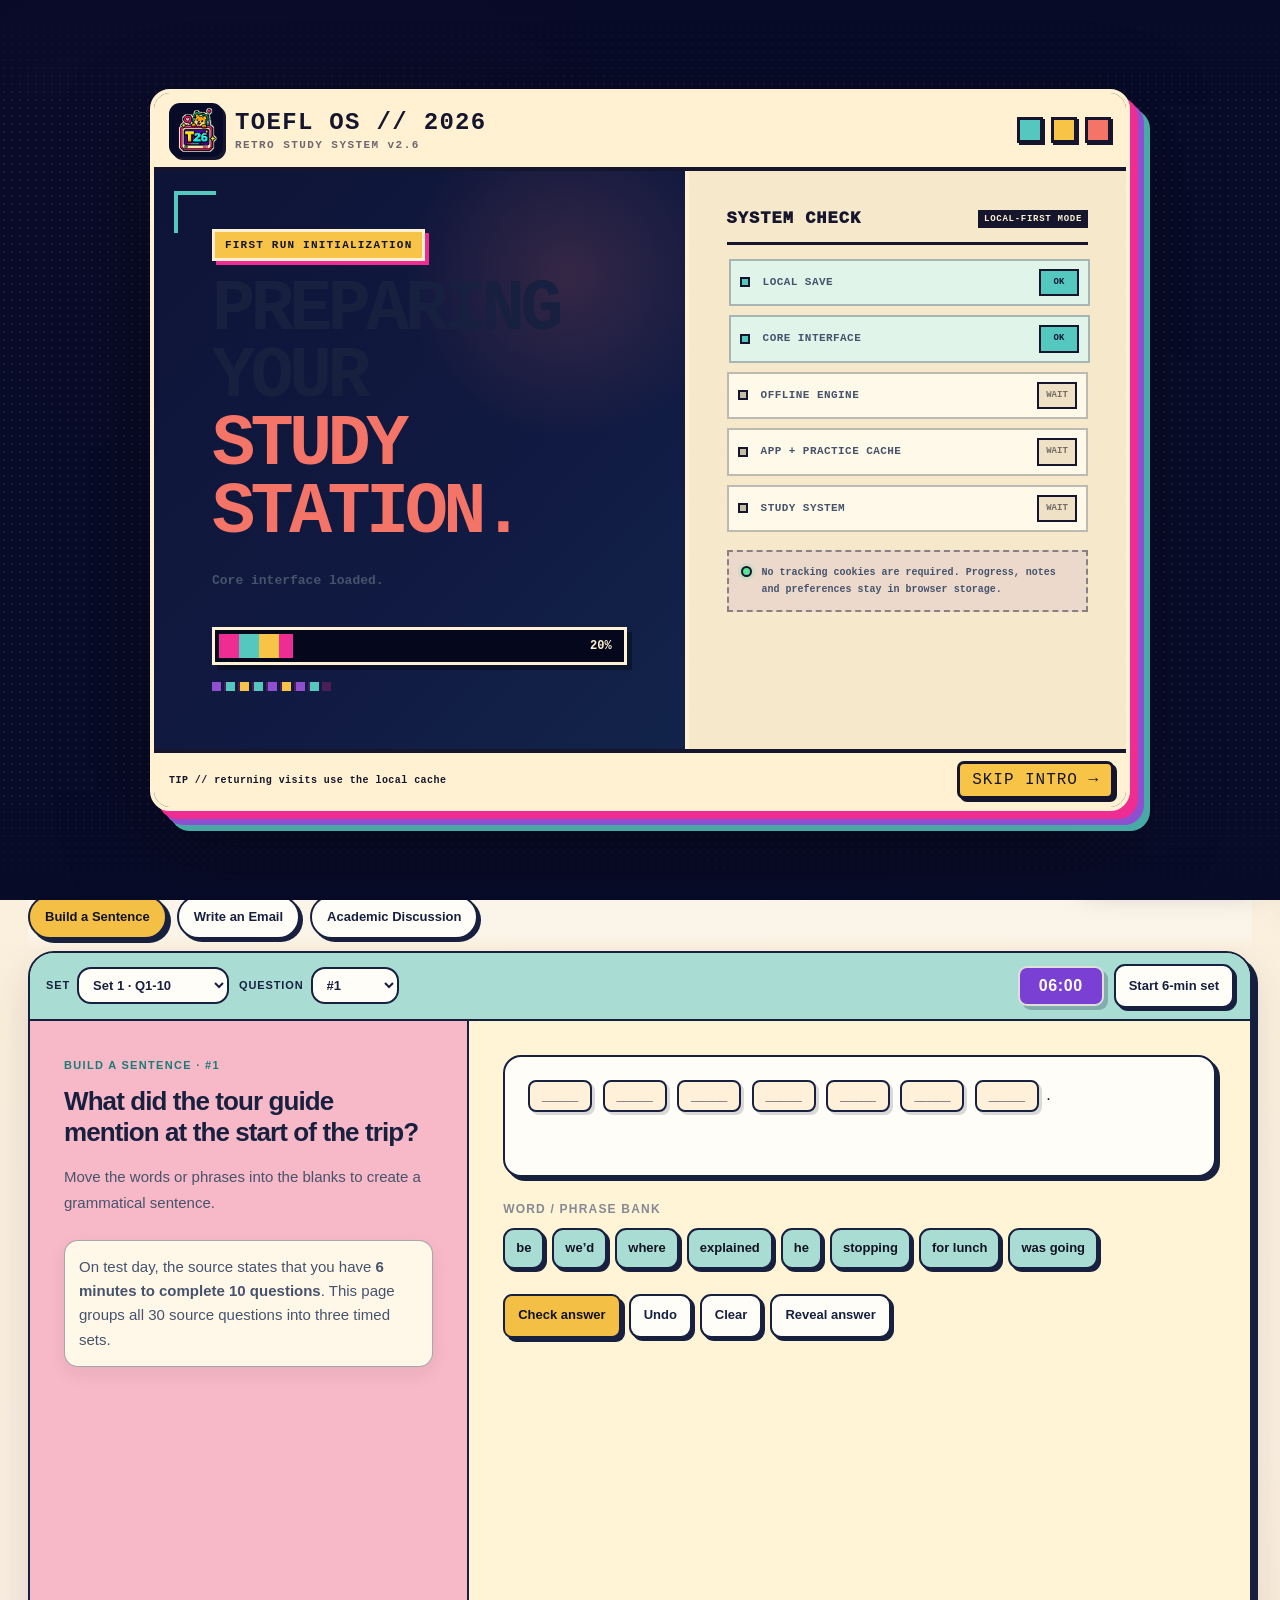
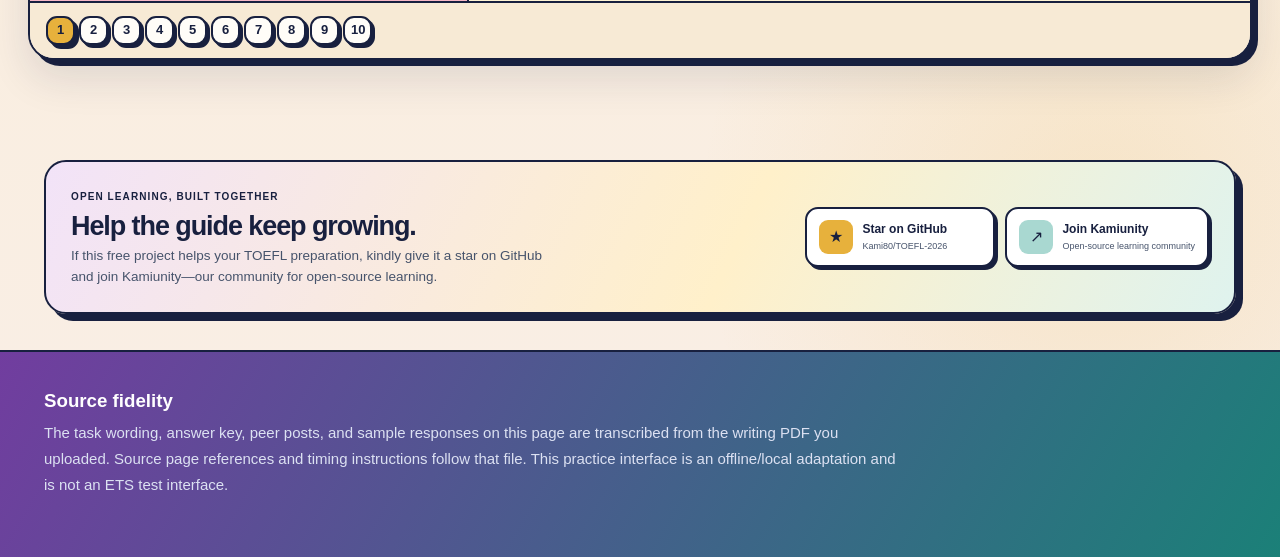
<file: writing-practice.html>
<!doctype html>
<html lang="en">
<head>
  <meta charset="utf-8"><meta name="viewport" content="width=device-width,initial-scale=1,viewport-fit=cover">
  <meta name="theme-color" content="#151628"><meta name="application-name" content="TOEFL 2026 Field Guide"><meta name="apple-mobile-web-app-capable" content="yes"><meta name="apple-mobile-web-app-title" content="TOEFL 2026"><meta name="apple-mobile-web-app-status-bar-style" content="black-translucent">
  <title>TOEFL 2026 Writing Practice Pack</title>
  <link rel="manifest" href="manifest.webmanifest"><link rel="icon" href="favicon-32x32.png" sizes="32x32" type="image/png"><link rel="apple-touch-icon" href="apple-touch-icon.png">
  <link rel="stylesheet" href="practice-pack.css?v=20260815-phonenav6">
  <link rel="stylesheet" href="pets.css?v=20260815-petarc8">
  <link rel="stylesheet" href="mobile-pwa.css?v=20260908-mobile-nav4" data-toefl-mobile-style="true">
</head>
<body data-pack="writing" data-note-scope="writing-page">
<header class="pack-top"><nav class="pack-nav" aria-label="Practice navigation"><a class="pack-brand" href="index.html"><i>T26</i><span>TOEFL Field Guide</span></a><div class="pack-links"><a href="practice-packs.html">Practice hub</a><a class="active" href="writing-practice.html">Writing</a><a href="speaking-practice.html">Speaking</a></div><a class="pack-home" href="index.html">← Main guide</a></nav></header>
<section class="pack-hero"><div><span class="pack-kicker">UPLOADED PRACTICE · 2026 EDITION</span><h1>Writing, turned into a real practice lab.</h1><p>Every writing item from the uploaded practice PDF is organized here as an interactive exercise: all 30 Build a Sentence questions, five timed email prompts, five academic discussions, answer keys, and source sample responses. Your drafts and question progress save locally in your browser.</p></div><aside class="hero-card"><span class="source-pill">SOURCE CONTENT · WRITING PDF</span><div><h3>40 source questions</h3><p>Practice in the same three task families shown in the PDF, with test-style timers and no spell-check in the response boxes.</p></div><div class="metric-grid"><div class="metric"><b>30</b><small>Build a Sentence</small></div><div class="metric"><b>5</b><small>Write an Email</small></div><div class="metric"><b>5</b><small>Academic Discussion</small></div></div></aside></section>
<main class="pack-shell"><div class="mode-tabs" aria-label="Writing task type"><button class="active" data-mode="sentence">Build a Sentence</button><button data-mode="email">Write an Email</button><button data-mode="discussion">Academic Discussion</button></div><div id="practice-root"></div></main>
<footer class="pack-footer"><div><h3>Source fidelity</h3><p>The task wording, answer key, peer posts, and sample responses on this page are transcribed from the writing PDF you uploaded. Source page references and timing instructions follow that file. This practice interface is an offline/local adaptation and is not an ETS test interface.</p></div></footer>
<button class="notes-button" id="notesButton">✦ Study notes</button><button class="selection-note" id="selectionNote">Highlight + comment</button>
<aside class="notes-drawer" id="notesDrawer"><div class="notes-head"><h3>Highlights & comments</h3><button id="notesClose" aria-label="Close notes">×</button></div><div class="note-form hidden" id="noteForm"><blockquote id="noteQuote"></blockquote><small style="color:#777b88">Highlight color</small><div class="color-row"><button class="color-yellow active" data-color="yellow" aria-label="Yellow"></button><button class="color-mint" data-color="mint" aria-label="Mint"></button><button class="color-blue" data-color="blue" aria-label="Blue"></button><button class="color-pink" data-color="pink" aria-label="Pink"></button></div><textarea id="noteComment" placeholder="Add a comment, vocabulary note, grammar reminder, or question…"></textarea><div class="note-save"><button class="primary-btn" id="noteSave">Save</button><button class="ghost-btn" id="noteCancel">Cancel</button></div></div><div class="notes-list" id="notesList"></div></aside>
<script src="practice-data.js" defer></script><script src="practice-pack.js?v=20260815-color2" defer></script>
<script src="retromax.js?v=20260815-polish1" defer></script>
<script src="pets.js?v=20260908-mobile-pet1" defer></script>
<script src="mobile-pwa.js?v=20260908-mobile-nav4" defer></script>
</body></html>
</file>
<file: styles.css>
:root {
  --ink: #121322;
  --muted: #5f6273;
  --paper: #f7f7f4;
  --panel: #ffffff;
  --line: #dedfd9;
  --blue: #2457ff;
  --violet: #7657ff;
  --cyan: #00a6c8;
  --amber: #e69721;
  --rose: #ed5c80;
}

* { box-sizing: border-box; }
html { scroll-behavior: smooth; }
body { margin: 0; background: var(--paper); color: var(--ink); font-family: var(--font-body), Arial, sans-serif; }
a { color: inherit; text-decoration: none; }

.announcement {
  min-height: 36px; background: #151628; color: #dfe2ff; display: flex; align-items: center; justify-content: center;
  gap: 9px; padding: 7px 20px; font-size: 12px; letter-spacing: .02em;
}
.announcement-dot { width: 7px; height: 7px; background: #77e5b2; border-radius: 50%; box-shadow: 0 0 0 4px #77e5b21c; }
.announcement a { color: white; margin-left: 6px; border-bottom: 1px solid #ffffff55; }
.nav-shell { width: 100%; max-width: none; height: 78px; margin: 0; display: flex; align-items: center; justify-content: space-between; padding: 0 clamp(20px, 3.5vw, 56px); }
.brand { display: flex; align-items: center; gap: 11px; font-family: var(--font-display); font-size: 16px; letter-spacing: -.02em; }
.brand>span:last-child b { margin-left: 3px; }
.brand-mark { display: grid; place-items: center; width: 38px; height: 38px; color: white; background: var(--blue); border-radius: 11px; font-size: 12px; font-weight: 800; transform: rotate(-3deg); }
.nav-links { display: flex; align-items: center; gap: 29px; color: #4b4e61; font-size: 13px; font-weight: 600; }
.nav-links a:hover { color: var(--blue); }
.nav-cta { padding: 11px 16px; border: 1px solid #cfd1cc; background: #fff; border-radius: 100px; font-size: 13px; font-weight: 700; box-shadow: 0 4px 14px #11142808; }
.nav-cta span { margin-left: 7px; color: var(--blue); }

.hero { max-width: 1240px; min-height: 650px; margin: 0 auto; padding: 72px 28px 90px; display: grid; grid-template-columns: 1.02fr .98fr; gap: 56px; align-items: center; }
.eyebrow, .kicker { color: #5f6273; font: 700 11px/1 var(--font-display); letter-spacing: .15em; }
.eyebrow span { display: inline-flex; align-items: center; min-height: 25px; padding: 0 9px; margin-right: 10px; border-radius: 7px; background: #e8ebff; color: #4e43c8; letter-spacing: .11em; }
.hero h1 { margin: 22px 0 23px; max-width: 700px; font: 750 clamp(50px, 6vw, 78px)/.99 var(--font-display); letter-spacing: -.065em; }
.hero h1 em { color: var(--blue); font-style: normal; }
.hero-lede { max-width: 610px; margin: 0; color: var(--muted); font-size: 18px; line-height: 1.72; }
.hero-actions { display: flex; gap: 12px; margin-top: 32px; }
.button { min-height: 48px; display: inline-flex; align-items: center; justify-content: center; gap: 11px; padding: 0 20px; border-radius: 12px; font-size: 14px; font-weight: 750; }
.button-primary { background: var(--blue); color: white; box-shadow: 0 12px 25px #2457ff2c; }
.button-primary:hover { transform: translateY(-2px); }
.button-ghost { background: white; border: 1px solid #d7d8d3; }
.play { width: 25px; height: 25px; display: grid; place-items: center; border-radius: 50%; color: var(--blue); background: #edf0ff; font-size: 9px; padding-left: 2px; }
.fact-row { display: grid; grid-template-columns: repeat(3, 1fr); max-width: 560px; margin-top: 45px; padding-top: 23px; border-top: 1px solid var(--line); }
.fact-row div { display: flex; flex-direction: column; gap: 5px; }
.fact-row strong { font: 750 19px var(--font-display); letter-spacing: -.03em; }
.fact-row span { color: #7a7c88; font-size: 11px; }

.hero-visual { position: relative; min-height: 505px; border: 1px solid #dfe0dc; overflow: hidden; border-radius: 34px; background: linear-gradient(145deg,#f0f2ff,#fafaf7 52%,#ecf8f7); box-shadow: 0 30px 70px #1b235016; }
.visual-grid { position: absolute; inset: 0; opacity: .47; background-image: linear-gradient(#72789412 1px,transparent 1px),linear-gradient(90deg,#72789412 1px,transparent 1px); background-size: 33px 33px; mask-image: radial-gradient(circle,#000,transparent 75%); }
.orbit { position: absolute; left: 50%; top: 47%; border: 1px solid #525f9c30; border-radius: 50%; transform: translate(-50%,-50%) rotate(-14deg); }
.orbit-one { width: 370px; height: 270px; }
.orbit-two { width: 260px; height: 400px; transform: translate(-50%,-50%) rotate(61deg); }
.core { position: absolute; left: 50%; top: 47%; width: 172px; height: 172px; display: flex; flex-direction: column; align-items: center; justify-content: center; transform: translate(-50%,-50%); border-radius: 50%; color: white; background: radial-gradient(circle at 35% 25%,#6f8aff,#2a57e9 58%,#1737a4); box-shadow: 0 22px 55px #244bc94a, inset 0 1px 0 #ffffff90; }
.core::after { content:""; position:absolute; inset:11px; border:1px solid #ffffff3b; border-radius:50%; }
.core span { font-size: 10px; letter-spacing: .16em; opacity: .76; }
.core strong { font: 800 39px/1 var(--font-display); letter-spacing: -.06em; margin: 6px 0; }
.core small { font-size: 9px; letter-spacing: .2em; }
.skill-pill { position: absolute; min-width: 135px; height: 48px; display: flex; align-items: center; gap: 8px; padding: 0 10px; border: 1px solid #d9dad7; border-radius: 13px; background: #ffffffed; box-shadow: 0 12px 25px #22265016; font-size: 12px; font-weight: 750; backdrop-filter: blur(8px); }
.skill-pill span { width: 27px; height: 27px; display: grid; place-items: center; border-radius: 8px; color: #fff; }
.skill-pill b { margin-left: auto; color: #737687; font-size: 10px; }
.pill-reading { top: 16%; left: 6%; }.pill-reading span { background: var(--violet); }
.pill-listening { top: 18%; right: 4%; }.pill-listening span { background: var(--cyan); }
.pill-writing { bottom: 21%; left: 4%; }.pill-writing span { background: var(--amber); }
.pill-speaking { bottom: 17%; right: 6%; }.pill-speaking span { background: var(--rose); }
.verified-card { position: absolute; bottom: 17px; left: 50%; transform: translateX(-50%); min-width: 205px; display: flex; align-items: center; gap: 10px; padding: 11px 15px; border: 1px solid #d6dad7; border-radius: 14px; background: #fff; box-shadow: 0 12px 25px #22265012; }
.verified-card>span { width: 27px; height: 27px; display: grid; place-items: center; border-radius: 50%; background: #dff8e9; color: #148a4d; font-weight: 800; }
.verified-card div { display: flex; flex-direction: column; gap: 2px; }.verified-card b { font-size: 11px; }.verified-card small { color:#7a7d87;font-size:9px; }

.format-section { padding: 110px max(28px, calc((100% - 1184px)/2)); background: #fff; }
.section-heading { display: grid; grid-template-columns: 1.15fr .85fr; align-items: end; gap: 80px; }
.kicker { color: var(--blue); }
.section-heading h2, .coming-section h2 { margin: 17px 0 0; font: 750 clamp(34px,5vw,55px)/1.08 var(--font-display); letter-spacing: -.055em; }
.section-heading p { max-width: 510px; margin: 0 0 4px; color: var(--muted); font-size: 15px; line-height: 1.75; }
.format-board { margin-top: 52px; border: 1px solid #dcded9; border-radius: 22px; overflow: hidden; }
.format-head,.format-row { display: grid; grid-template-columns: 1.9fr .34fr .43fr .6fr; align-items: center; gap: 20px; }
.format-head { padding: 13px 22px; background: #f3f4f1; color: #7a7c86; font: 700 10px var(--font-display); letter-spacing: .1em; text-transform: uppercase; }
.format-row { min-height: 92px; padding: 16px 22px; border-top: 1px solid #e5e6e2; }
.format-name { display: flex; align-items: center; gap: 14px; }
.section-index { width: 39px; height: 39px; display: grid; place-items: center; border-radius: 11px; color: #fff; font: 750 11px var(--font-display); }
.section-index.violet,.time-bar .violet { background: var(--violet); }.section-index.cyan,.time-bar .cyan { background: var(--cyan); }.section-index.amber,.time-bar .amber { background: var(--amber); }.section-index.rose,.time-bar .rose { background: var(--rose); }
.format-name div { display: flex; flex-direction: column; gap: 4px; }.format-name strong,.format-row>strong { font: 750 15px var(--font-display); }.format-name small { color:#777a87;font-size:11px; line-height:1.5; }
.time-bar { height: 6px; background: #eff0ed; border-radius: 10px; overflow: hidden; }.time-bar i { display:block;height:100%;border-radius:10px; }
.format-footnote { display: flex; gap: 10px; padding: 14px 22px; background: #fafaf8; border-top: 1px solid #e5e6e2; color: #777984; font-size: 11px; line-height: 1.5; }.format-footnote span { color: var(--blue); font-weight: 800; }
.format-total { display:grid;grid-template-columns:1.9fr .34fr .43fr .6fr;align-items:center;gap:20px;padding:13px 22px;border-top:1px solid #dfe0dc;background:#15182f;color:white; }.format-total>span { color:#99a7f1;font:700 8px var(--font-display);letter-spacing:.12em; }.format-total strong { font:750 11px var(--font-display); }.format-total em { color:#aeb2c4;font-size:9px;font-style:normal; }
.change-grid { display: grid; grid-template-columns: repeat(3,1fr); gap: 17px; margin-top: 24px; }
.change-grid article { position: relative; min-height: 240px; padding: 25px; border: 1px solid #e0e1dd; border-radius: 19px; background: #fafaf8; overflow: hidden; }
.change-number { color: #9b9da7; font: 700 10px var(--font-display); letter-spacing: .12em; }.change-icon { width: 47px; height: 47px; display:grid;place-items:center;margin:30px 0 23px;border-radius:14px;background:#eaedff;color:var(--blue);font:800 22px var(--font-display); }
.change-grid article:nth-child(2) .change-icon { background:#e5f8f6;color:#007e91; }.change-grid article:nth-child(3) .change-icon { background:#fff0d9;color:#aa6500; }
.change-grid h3 { margin:0 0 9px;font:750 18px var(--font-display);letter-spacing:-.025em; }.change-grid p { margin:0;color:var(--muted);font-size:12px;line-height:1.7; }
.migration-card { display:grid;grid-template-columns:.72fr 1.28fr;gap:35px;margin-top:24px;padding:28px;border:1px solid #dedfda;border-radius:20px;background:#f7f7f4; }.migration-head h3 { margin:14px 0 10px;font:750 23px/1.15 var(--font-display);letter-spacing:-.035em; }.migration-head p { margin:0;color:#757884;font-size:9px;line-height:1.65; }.migration-table { border:1px solid #dedfda;border-radius:13px;overflow:hidden;background:white; }.migration-row { min-height:45px;display:grid;grid-template-columns:.38fr .8fr 1.22fr;align-items:center;gap:10px;padding:8px 13px;border-top:1px solid #e7e8e4;font-size:9px; }.migration-row:first-child{border-top:0}.migration-row b { font:750 9px var(--font-display); }.migration-row>span { color:#7b7e89; }.migration-row strong { color:#283872;font:700 9px var(--font-display); }.migration-labels { min-height:32px;background:#eef0ec;color:#898c96;font:700 7px var(--font-display);letter-spacing:.08em;text-transform:uppercase; }

.coming-section { padding: 105px 28px 120px; text-align: center; background: #111327; color: #fff; }
.coming-section .kicker { color:#91a3ff; }.coming-section p { max-width:700px;margin:22px auto;color:#b8bbcb;line-height:1.8;font-size:15px; }.coming-pills { display:flex;justify-content:center;flex-wrap:wrap;gap:9px;margin-top:28px; }.coming-pills span { padding:8px 13px;border:1px solid #ffffff26;border-radius:100px;background:#ffffff0a;color:#dfe1ed;font-size:11px; }
.placeholder-anchors { height: 0; overflow: hidden; }

@media (max-width: 900px) {
  .nav-links { display:none; }.hero { grid-template-columns:1fr;padding-top:45px; }.hero-visual { min-height:480px; }.section-heading{grid-template-columns:1fr;gap:24px}.format-head,.format-row{grid-template-columns:1.5fr .35fr .45fr}.format-head span:last-child,.format-row .time-bar{display:none}.change-grid{grid-template-columns:1fr}.change-grid article{min-height:200px}.change-icon{margin:22px 0 16px}
}
@media (max-width: 560px) {
  .announcement { font-size:10px }.announcement a{display:none}.nav-shell{height:66px;padding:0 17px}.nav-cta{display:none}.hero{padding:42px 18px 65px;gap:42px}.hero h1{font-size:48px}.hero-lede{font-size:15px}.hero-actions{flex-direction:column}.fact-row span{font-size:9px}.hero-visual{min-height:410px;border-radius:25px}.orbit-one{width:300px;height:220px}.orbit-two{width:220px;height:330px}.core{width:140px;height:140px}.core strong{font-size:32px}.skill-pill{min-width:118px;height:43px;font-size:10px}.skill-pill span{width:24px;height:24px}.pill-reading{top:10%;left:3%}.pill-listening{top:16%;right:2%}.pill-writing{bottom:23%;left:2%}.pill-speaking{bottom:17%;right:2%}.format-section{padding:80px 18px}.format-board{border-radius:16px}.format-head,.format-row{grid-template-columns:1fr .25fr .32fr;gap:8px;padding-left:14px;padding-right:14px}.format-name{gap:9px}.section-index{width:32px;height:32px}.format-name small{display:none}.format-row>strong{font-size:12px}.format-footnote{padding:13px 14px}.coming-section{padding:80px 18px 90px}
}
@media (prefers-reduced-motion: reduce) { html{scroll-behavior:auto}.button-primary:hover{transform:none} }

/* Complete guide sections */
button, input, select, textarea { font: inherit; }
button { color: inherit; cursor: pointer; }
button:focus-visible, a:focus-visible, input:focus-visible, select:focus-visible, textarea:focus-visible, summary:focus-visible { outline: 3px solid #839bff; outline-offset: 3px; }
.kicker-light { color: #91a3ff; }

.adaptive-section { min-height: 710px; display: grid; grid-template-columns: .78fr 1.22fr; gap: 80px; align-items: center; padding: 110px max(28px, calc((100% - 1184px)/2)); color: white; background: #111327; overflow: hidden; }
.adaptive-copy h2 { margin: 19px 0 22px; font: 750 clamp(39px,5vw,59px)/1.03 var(--font-display); letter-spacing: -.06em; }
.adaptive-copy>p { margin: 0; max-width: 450px; color: #babdcc; font-size: 15px; line-height: 1.8; }
.adaptive-tabs { display: inline-flex; gap: 4px; margin: 29px 0 25px; padding: 4px; border: 1px solid #ffffff1d; border-radius: 12px; background: #ffffff0b; }
.adaptive-tabs button { min-height: 37px; padding: 0 13px; border: 0; border-radius: 8px; background: transparent; color: #aeb2c4; font-size: 11px; font-weight: 750; }
.adaptive-tabs button.active { background: white; color: #171a31; }
.adaptive-note { display: flex; gap: 11px; padding: 14px; border: 1px solid #ffffff16; border-radius: 14px; background: #ffffff08; }
.adaptive-note span { flex: 0 0 24px; height: 24px; display: grid; place-items: center; border-radius: 50%; background: #6683ff; font-weight: 800; }
.adaptive-note p { margin: 0; color: #afb3c6; font-size: 10px; line-height: 1.65; }
.adaptive-map { position: relative; min-height: 490px; padding: 40px; border: 1px solid #ffffff1c; border-radius: 29px; background: radial-gradient(circle at 40% 30%,#4151b842,transparent 44%),#171a31; box-shadow: inset 0 1px 0 #ffffff0d; }
.adaptive-map::before { content:""; position:absolute; inset:0; opacity:.25; background-image:radial-gradient(#ffffff35 1px,transparent 1px);background-size:22px 22px;mask-image:linear-gradient(90deg,#000,transparent); }
.adaptive-node { position: relative; z-index: 1; display: flex; flex-direction: column; justify-content: center; min-height: 106px; padding: 18px 20px; border: 1px solid #ffffff24; border-radius: 17px; background: #21253f; box-shadow: 0 15px 30px #0709193d; transition: .25s ease; }
.adaptive-node small { color: #8990af; font: 700 9px var(--font-display); letter-spacing: .13em; }
.adaptive-node strong { margin: 7px 0 5px; font: 750 18px var(--font-display); }
.adaptive-node span { color: #9fa4ba; font-size: 10px; }
.router-node { width: 43%; margin: 122px 0 0; border-color: #6d84ff75; background: linear-gradient(145deg,#314aa7,#283671); }
.router-node small,.router-node span { color: #c5d0ff; }
.adaptive-connector { position: absolute; z-index: 0; left: 41%; top: 206px; width: 20%; height: 90px; border-top: 1px solid #7489f7; border-right: 1px solid #7489f7; border-bottom: 1px solid #7489f7; border-radius: 0 22px 22px 0; }
.adaptive-connector::before,.adaptive-connector::after { content:""; position:absolute; right:-4px; width:7px;height:7px;border-radius:50%;background:#91a5ff;box-shadow:0 0 0 5px #7085ff20; }
.adaptive-connector::before { top:-4px; }.adaptive-connector::after { bottom:-4px; }
.route-stack { position: absolute; z-index: 1; top: 85px; right: 38px; width: 35%; display: grid; gap: 32px; }
.route-node { opacity: .46; transform: scale(.96); }
.route-node.selected { opacity: 1; transform: scale(1); border-color: #7f96ff; background: #292e52; box-shadow: 0 18px 45px #0b0d213e,0 0 0 3px #788eff15; }
.route-node.selected::after { content:"SELECTED ROUTE"; position:absolute; right:11px; top:10px; color:#a9b7ff;font:700 7px var(--font-display);letter-spacing:.12em; }
.adaptive-facts { position: absolute; z-index: 1; left: 40px; right: 40px; bottom: 23px; display: grid; grid-template-columns: .8fr 1.25fr 1.1fr; gap: 10px; }
.adaptive-facts div { padding: 11px 12px; border-top: 1px solid #ffffff19; }
.adaptive-facts b,.adaptive-facts span { display: block; }.adaptive-facts b { margin-bottom:5px;color:#eff0fa;font-size:9px; }.adaptive-facts span { color:#8e93a8;font-size:8px;line-height:1.55; }

.task-section { padding: 115px max(28px, calc((100% - 1184px)/2)) 120px; background: #f7f7f4; }
.task-heading { align-items: end; }.task-heading h2 { margin:17px 0 0;font:750 clamp(38px,5vw,55px)/1.07 var(--font-display);letter-spacing:-.055em; }
.section-tabs { display: grid; grid-template-columns: repeat(4,1fr); gap: 10px; margin: 52px 0 15px; }
.section-tabs button { display: grid; grid-template-columns: 38px 1fr auto; align-items: center; gap: 11px; min-height: 67px; padding: 10px 13px; border: 1px solid #dcdeda; border-radius: 15px; background: white; text-align: left; opacity: .63; transition: .2s ease; }
.section-tabs button:hover,.section-tabs button.active { opacity: 1; border-color: #bfc4df; box-shadow: 0 10px 25px #2027440c; }
.section-tabs button span { width: 38px; height: 38px; display:grid;place-items:center;border-radius:11px;color:#fff;font:750 12px var(--font-display); }
.section-tabs button.violet span { background:var(--violet); }.section-tabs button.cyan span { background:var(--cyan); }.section-tabs button.amber span { background:var(--amber); }.section-tabs button.rose span { background:var(--rose); }
.section-tabs button b { font:750 13px var(--font-display); }.section-tabs button small { color:#888a95;font-size:9px; }
.section-dashboard { --theme: var(--violet); display: grid; grid-template-columns: 350px 1fr; min-height: 650px; border: 1px solid #dcdeda; border-radius: 24px; overflow: hidden; background: white; box-shadow: 0 28px 60px #1d23450a; }
.section-dashboard.theme-cyan { --theme:var(--cyan); }.section-dashboard.theme-amber { --theme:var(--amber); }.section-dashboard.theme-rose { --theme:var(--rose); }
.section-profile { position: relative; padding: 35px; color: white; background: linear-gradient(155deg,color-mix(in srgb,var(--theme),#101324 20%),#15182e 80%); overflow: hidden; }
.section-profile::after { content:attr(data-letter);position:absolute;right:-15px;bottom:-80px;font:800 300px var(--font-display);color:#ffffff08; }
.profile-letter { width: 56px; height:56px; display:grid;place-items:center;border:1px solid #ffffff3a;border-radius:17px;background:#ffffff17;font:800 22px var(--font-display); }
.profile-mode { position:absolute;top:38px;right:28px;padding:7px 10px;border:1px solid #ffffff20;border-radius:100px;color:#ffffffb6;font:700 8px var(--font-display);letter-spacing:.1em;text-transform:uppercase; }
.section-profile h3 { margin:28px 0 7px;font:750 36px var(--font-display);letter-spacing:-.045em; }.profile-tagline { margin:0;color:#ffffffbc;font-size:12px;line-height:1.5; }
.profile-overview { margin:25px 0;color:#c4c8d6;font-size:11px;line-height:1.75; }
.profile-stats { display:grid;grid-template-columns:1fr 1fr;gap:8px;margin:23px 0 9px; }.profile-stats div,.profile-score { padding:13px;border:1px solid #ffffff17;border-radius:13px;background:#ffffff08; }.profile-stats small,.profile-score small { display:block;margin-bottom:6px;color:#9da3b7;font:700 8px var(--font-display);letter-spacing:.12em; }.profile-stats strong { font:750 16px var(--font-display); }.profile-score span { color:#e3e4ec;font-size:10px; }
.priority-list { margin-top:28px; }.priority-list>small { color:#9299b0;font:700 8px var(--font-display);letter-spacing:.12em; }.priority-list p { display:flex;gap:8px;margin:12px 0;color:#d8dae5;font-size:10px;line-height:1.55; }.priority-list p span { color:#8ca0ff;font-weight:800; }
.task-accordions { padding: 22px; background: #f8f8f5; }
.task-card { margin-bottom:10px;border:1px solid #dedfda;border-radius:17px;background:white;overflow:hidden; }.task-card.open { border-color:color-mix(in srgb,var(--theme),#d9dad5 55%);box-shadow:0 12px 32px #1e24460c; }
.task-trigger { width:100%; min-height:91px; display:grid;grid-template-columns:42px 1fr 32px;align-items:center;gap:14px;padding:15px 18px;border:0;background:white;text-align:left; }
.task-count { color:#9b9da6;font:700 10px var(--font-display);letter-spacing:.1em; }.task-title { display:flex;flex-direction:column;gap:4px; }.task-title small { color:var(--theme);font:750 8px var(--font-display);letter-spacing:.12em; }.task-title strong { font:750 18px var(--font-display);letter-spacing:-.025em; }.task-title em { color:#777a86;font-size:10px;font-style:normal; }
.task-toggle { width:30px;height:30px;display:grid;place-items:center;border:1px solid #dedfdc;border-radius:9px;background:#f7f7f4;color:var(--theme);font-size:18px; }
.task-content { padding:0 22px 22px 74px;border-top:1px solid #ebebe7; }.task-description { margin:23px 0 17px;max-width:800px;color:#555968;font-size:12px;line-height:1.8; }
.fact-chips { display:flex;flex-wrap:wrap;gap:7px;margin-bottom:22px; }.fact-chips span { padding:7px 9px;border:1px solid #dee0db;border-radius:7px;background:#fafaf8;color:#676a76;font:700 8px var(--font-display);letter-spacing:.04em; }
.task-columns { display:grid;grid-template-columns:.9fr 1.35fr .9fr;gap:12px; }.task-columns>div { padding:16px;border:1px solid #e3e4df;border-radius:13px;background:#fafaf8; }.task-columns h4 { display:flex;align-items:center;gap:7px;margin:0 0 12px;font:750 10px var(--font-display);letter-spacing:.02em; }.task-columns h4 span { width:22px;height:22px;display:grid;place-items:center;border-radius:7px;background:color-mix(in srgb,var(--theme),white 84%);color:var(--theme); }.task-columns p { margin:8px 0;color:#666976;font-size:9px;line-height:1.55; }.task-columns>div:not(.workflow-column) p::before { content:"·";margin-right:6px;color:var(--theme);font-weight:900; }.workflow-column p { display:grid;grid-template-columns:18px 1fr;gap:7px; }.workflow-column p b { width:17px;height:17px;display:grid;place-items:center;border-radius:50%;background:color-mix(in srgb,var(--theme),white 84%);color:var(--theme);font-size:7px; }
.coach-tip { display:grid;grid-template-columns:100px 1fr;gap:14px;align-items:center;margin-top:12px;padding:13px 15px;border-left:3px solid var(--theme);border-radius:4px 11px 11px 4px;background:color-mix(in srgb,var(--theme),white 94%); }.coach-tip span { color:var(--theme);font:750 8px var(--font-display);letter-spacing:.1em; }.coach-tip p { margin:0;color:#525563;font-size:9px;line-height:1.6; }
.adaptive-asterisk { margin:12px 4px 0;color:#858791;font-size:9px; }

.score-section { padding: 115px max(28px, calc((100% - 1184px)/2)) 120px; background:#fff; }
.score-heading h2,.practice-heading h2,.testday-heading h2 { margin:17px 0 0;font:750 clamp(39px,5vw,57px)/1.04 var(--font-display);letter-spacing:-.06em; }
.score-lab { display:grid;grid-template-columns:1.25fr .75fr;margin-top:52px;border:1px solid #dedfda;border-radius:24px;overflow:hidden;box-shadow:0 25px 55px #2227440b; }
.score-controls { padding:30px;background:#fafaf8; }.score-slider { display:grid;grid-template-columns:40px 115px 1fr 45px;align-items:center;gap:12px;padding:15px 0;border-bottom:1px solid #e4e5e1; }.slider-letter { width:38px;height:38px;display:grid;place-items:center;border-radius:11px;color:#fff;font:750 12px var(--font-display); }.slider-letter.violet{background:var(--violet)}.slider-letter.cyan{background:var(--cyan)}.slider-letter.amber{background:var(--amber)}.slider-letter.rose{background:var(--rose)}
.slider-name { display:flex;flex-direction:column;gap:2px; }.slider-name b { font:750 12px var(--font-display); }.slider-name small { color:#8a8c95;font-size:8px; }.score-slider input { accent-color:var(--blue);width:100%; }.score-slider output { text-align:right;font:750 16px var(--font-display); }
.target-row { display:grid;grid-template-columns:auto 75px 1fr;align-items:center;gap:10px;margin-top:20px;padding:13px 15px;border-radius:13px;background:#eef0ff;color:#35395d;font-size:10px;font-weight:700; }.target-row select { padding:7px;border:1px solid #cdd2f6;border-radius:8px;background:white; }.target-row>span { justify-self:end;color:#b05b1a; }.target-row>span.target-met { color:#168352; }
.score-result { position:relative;padding:38px;color:white;background:radial-gradient(circle at 50% 22%,#425fe0,#1b245b 60%,#141735);text-align:center;overflow:hidden; }.score-result::after { content:"";position:absolute;width:300px;height:300px;border:1px solid #ffffff13;border-radius:50%;left:50%;top:-90px;transform:translateX(-50%);box-shadow:0 0 0 40px #ffffff05,0 0 0 80px #ffffff03; }.result-label { position:relative;z-index:1;color:#b6c1ff;font:700 8px var(--font-display);letter-spacing:.15em; }.score-result>strong { position:relative;z-index:1;display:block;margin:14px 0 11px;font:800 88px/.9 var(--font-display);letter-spacing:-.08em; }.result-badges { position:relative;z-index:1;display:flex;justify-content:center;gap:6px; }.result-badges span { padding:6px 8px;border:1px solid #ffffff25;border-radius:100px;background:#ffffff0c;font-size:8px; }.score-formula,.legacy-result { position:relative;z-index:1;margin-top:25px;padding:13px;border-top:1px solid #ffffff1b; }.score-formula small,.legacy-result small { display:block;color:#929ac4;font:700 8px var(--font-display);letter-spacing:.1em; }.score-formula b { display:block;margin:6px 0 2px;font:750 18px var(--font-display); }.score-formula span { color:#aeb3cb;font-size:8px; }.legacy-result b { display:block;margin:7px 0;font:750 20px var(--font-display); }.legacy-result p { margin:0;color:#aeb3c9;font-size:8px;line-height:1.55; }
.scale-card { margin-top:22px;border:1px solid #dedfda;border-radius:22px;overflow:hidden; }.scale-card-head { display:grid;grid-template-columns:1fr .8fr;gap:50px;align-items:end;padding:27px 28px;background:#fafaf8; }.scale-card-head h3 { margin:10px 0 0;font:750 22px var(--font-display);letter-spacing:-.03em; }.scale-card-head p { margin:0;color:#747782;font-size:10px;line-height:1.6; }
.scale-table { display:grid;grid-template-columns:repeat(2,1fr); }.scale-row { min-height:47px;display:grid;grid-template-columns:.38fr .45fr .8fr 1fr;align-items:center;gap:10px;padding:0 18px;border:0;border-top:1px solid #ebebe8;border-right:1px solid #ebebe8;background:white;text-align:left;font-size:9px; }.scale-row.current { background:#eef1ff;box-shadow:inset 3px 0 var(--blue); }.scale-row b { color:var(--blue);font:750 12px var(--font-display); }.scale-head { grid-column:1/-1;min-height:34px;background:#f1f2ef;color:#858791;font:700 8px var(--font-display);letter-spacing:.1em;text-transform:uppercase; }.scale-transition { display:grid;grid-template-columns:170px 1fr;gap:18px;padding:16px 20px;border-top:1px solid #e4e5e1;background:#15182f;color:white; }.scale-transition span { color:#9cacff;font:700 9px var(--font-display);letter-spacing:.1em; }.scale-transition p { margin:0;color:#b6bac9;font-size:9px;line-height:1.55; }

.practice-section { padding: 115px max(28px, calc((100% - 1184px)/2)) 125px;color:white;background:#111327; }
.practice-heading p { color:#b7bac9; }.practice-tabs { display:flex;gap:6px;margin-top:48px;padding:5px;border:1px solid #ffffff17;border-radius:14px;background:#ffffff08; }.practice-tabs button { flex:1;min-height:42px;border:0;border-radius:10px;background:transparent;color:#999eb3;font-size:10px;font-weight:750; }.practice-tabs button.active { color:#1a1c30;background:white;box-shadow:0 8px 18px #05061547; }
.practice-panel { min-height:510px;margin-top:12px;border:1px solid #ffffff18;border-radius:23px;background:#181b33;overflow:hidden; }.practice-layout { min-height:510px;display:grid;grid-template-columns:.8fr 1.2fr; }.practice-instructions { padding:38px;border-right:1px solid #ffffff13;background:radial-gradient(circle at 20% 10%,#3449a43b,transparent 45%); }.practice-instructions>span,.voice-card>span,.writing-prompt>span { color:#95a7ff;font:700 8px var(--font-display);letter-spacing:.14em; }.practice-instructions h3,.voice-card h3 { margin:14px 0 12px;font:750 27px var(--font-display);letter-spacing:-.035em; }.practice-instructions>p,.voice-card>p { color:#aaafc1;font-size:11px;line-height:1.7; }.practice-context { margin-top:26px;padding:20px;border:1px solid #ffffff16;border-radius:14px;background:#0f1226;color:#d8dae5;font-size:13px;line-height:2; }.practice-context b { color:#aebcff; }
.word-grid { display:grid;grid-template-columns:repeat(2,1fr);gap:10px;padding:30px;align-content:center; }.word-grid label { position:relative;display:grid;grid-template-columns:95px 1fr;gap:7px;align-items:center;min-height:80px;padding:13px;border:1px solid #ffffff12;border-radius:13px;background:#ffffff08; }.word-grid label>span { font:750 13px var(--font-display); }.word-grid label>span b { color:#9dacff; }.word-grid input { min-width:0;padding:9px 10px;border:1px solid #ffffff1e;border-radius:8px;background:#0f1224;color:white;font-size:10px; }.word-grid label small { grid-column:1/-1;color:#858a9f;font-size:8px; }.word-grid label i { position:absolute;right:8px;top:7px;font-size:8px;font-style:normal; }.word-grid label i.correct { color:#70dfa9; }.word-grid label i.incorrect { color:#ff9b93; }
.practice-actions { grid-column:1/-1;display:flex;align-items:center;gap:8px;margin-top:6px; }.practice-actions button,.lab-primary,.stop-button { min-height:38px;padding:0 14px;border:1px solid #ffffff1c;border-radius:9px;background:#ffffff0b;color:#c8cbda;font-size:9px;font-weight:750; }.practice-actions button.lab-primary,.lab-primary { border-color:transparent;background:#315cff;color:white; }.practice-actions strong { margin-left:auto;color:#8fa4ff;font:750 11px var(--font-display); }
.sentence-stage { margin-top:27px; }.sentence-stage>small,.sentence-bank>small { color:#858ba1;font:700 8px var(--font-display);letter-spacing:.1em; }.built-zone { min-height:115px;display:flex;flex-wrap:wrap;align-content:flex-start;gap:7px;margin-top:10px;padding:14px;border:1px dashed #7c89bd75;border-radius:14px;background:#0e1124; }.built-zone em { color:#6f748a;font-size:10px;font-style:normal; }.built-zone button,.sentence-bank>div>button { padding:8px 10px;border:1px solid #ffffff1a;border-radius:8px;background:#252a4b;color:#e5e7ef;font-size:10px; }.sentence-bank { display:flex;flex-direction:column;justify-content:center;padding:38px; }.sentence-bank>div { display:flex;flex-wrap:wrap;gap:8px;margin-top:12px; }.sentence-bank .practice-actions { margin-top:25px; }.micro-tip { margin-top:22px;padding:14px;border-left:3px solid #7189ff;background:#ffffff08;color:#aeb2c3;font-size:9px;line-height:1.6; }.feedback-good,.feedback-bad { font-size:9px;line-height:1.55; }.feedback-good { color:#6ee0a7; }.feedback-bad { color:#ff9b93; }
.audio-button { display:inline-flex;align-items:center;gap:9px;min-height:43px;margin-top:20px;padding:0 15px;border:0;border-radius:10px;background:#315cff;color:white;font-size:10px;font-weight:750; }.audio-button span { width:24px;height:24px;display:grid;place-items:center;border-radius:50%;background:#ffffff1d;font-size:8px; }.transcript { margin-top:18px;padding:14px;border:1px solid #ffffff13;border-radius:10px;background:#0f1224;color:#cfd2df;font-size:10px;line-height:1.6; }.text-link { display:block;margin-top:15px;padding:0;border:0;background:transparent;color:#91a5ff;font-size:9px;text-decoration:underline;text-underline-offset:4px; }.choice-list { display:grid;gap:9px;align-content:center;padding:38px; }.choice-list>button { min-height:58px;display:flex;align-items:center;gap:12px;padding:10px 14px;border:1px solid #ffffff13;border-radius:13px;background:#ffffff07;color:#d9dbe5;text-align:left;font-size:11px; }.choice-list>button span { width:29px;height:29px;display:grid;place-items:center;border-radius:8px;background:#2b304e;color:#aab3e1;font:750 9px var(--font-display); }.choice-list>button.selected { border-color:#7188ff;background:#2b335e; }.choice-list>button.correct-choice { border-color:#4fbd87;background:#1f473b; }.choice-list>button.wrong-choice { border-color:#cf6f69;background:#492b36; }.feedback-box { margin-top:5px;padding:13px;border-radius:10px;background:#0f1224; }
.writing-lab { min-height:510px; }.writing-toolbar { min-height:63px;display:flex;align-items:center;justify-content:space-between;padding:9px 16px;border-bottom:1px solid #ffffff13;background:#111429; }.mode-switch { display:flex;gap:4px;padding:4px;border-radius:10px;background:#ffffff08; }.mode-switch button { min-height:34px;padding:0 12px;border:0;border-radius:7px;background:transparent;color:#9398ad;font-size:9px;font-weight:750; }.mode-switch button.active { background:#fff;color:#1b1e32; }.lab-clock { display:flex;align-items:center;gap:7px; }.lab-clock span { min-width:64px;color:#98aaff;font:750 18px var(--font-display); }.lab-clock.urgent span { color:#ff8b83; }.lab-clock button { padding:7px 9px;border:1px solid #ffffff15;border-radius:7px;background:#ffffff08;color:#c1c4d2;font-size:8px; }.writing-grid { min-height:447px;display:grid;grid-template-columns:.8fr 1.2fr; }.writing-prompt { padding:32px;border-right:1px solid #ffffff13; }.writing-prompt h3 { margin:12px 0 11px;font:750 23px var(--font-display); }.writing-prompt p,.writing-prompt b,.writing-prompt li { color:#abb0c1;font-size:10px;line-height:1.7; }.writing-prompt b { display:block;margin-top:18px;color:#e3e4eb; }.writing-prompt ul { padding-left:18px; }.writing-editor { display:flex;flex-direction:column;padding:24px; }.writing-editor>div:first-child { display:flex;justify-content:space-between;margin-bottom:10px;color:#8e93a8;font:700 8px var(--font-display);letter-spacing:.1em; }.writing-editor>div:first-child strong { color:#9cabff; }.writing-editor textarea { flex:1;min-height:290px;resize:none;padding:18px;border:1px solid #ffffff16;border-radius:12px;background:#0f1224;color:#e7e8ee;font-size:11px;line-height:1.75; }.writing-checks { display:flex;gap:8px;margin-top:10px; }.writing-checks span { padding:6px 8px;border-radius:6px;background:#ffffff08;color:#7f8498;font-size:8px; }.writing-checks span.done { color:#77dfaa;background:#174635; }
.voice-lab { min-height:510px;display:grid;grid-template-columns:1fr 1fr 1.15fr; }.voice-card,.recorder-card { padding:33px;border-right:1px solid #ffffff13; }.voice-card details { margin-top:22px;padding:13px;border:1px solid #ffffff13;border-radius:10px;background:#0f1224;color:#aeb2c3;font-size:9px; }.voice-card summary { cursor:pointer;color:#93a5ff; }.voice-card details p { line-height:1.7; }.interview-card>p { min-height:110px;margin-top:25px;padding:18px;border-radius:13px;background:#0f1224;color:#e2e3ea;font-size:13px;line-height:1.65; }.recorder-card { display:flex;flex-direction:column;align-items:center;text-align:center;border-right:0;background:#12152b; }.record-disc { width:86px;height:86px;display:grid;place-items:center;margin:10px 0 18px;border:1px solid #ffffff1d;border-radius:50%;box-shadow:0 0 0 12px #ffffff05,0 0 0 24px #ffffff03; }.record-disc i { width:24px;height:24px;border-radius:50%;background:#ef5a73; }.record-disc.recording i { animation:pulse-record 1s infinite; }.recorder-card h3 { margin:0;font:750 19px var(--font-display); }.recorder-card p { min-height:34px;color:#8f94a8;font-size:9px;line-height:1.55; }.stop-button { border-color:#f17887;background:#6c2738;color:white; }.recorder-card audio { width:100%;height:34px;margin-top:15px; }.recorder-card ul { width:100%;padding:12px 0 0;margin-top:auto;border-top:1px solid #ffffff10;list-style:none;text-align:left; }.recorder-card li { margin:7px 0;color:#959aaf;font-size:8px; }.recorder-card li::before { content:"□";margin-right:7px;color:#879aff; }
@keyframes pulse-record { 50%{transform:scale(.72);opacity:.55} }

.plan-section { padding:115px max(28px, calc((100% - 1184px)/2)) 120px;background:#f7f7f4; }.planner-controls { display:grid;grid-template-columns:1fr 1.2fr .8fr;gap:25px;align-items:end;margin-top:50px;padding:23px;border:1px solid #dedfda;border-radius:18px;background:white; }.planner-controls small { display:block;margin-bottom:10px;color:#8d8f99;font:700 8px var(--font-display);letter-spacing:.12em; }.segmented { display:flex;gap:4px;padding:4px;border-radius:10px;background:#f0f1ee; }.segmented button { flex:1;min-height:33px;border:0;border-radius:7px;background:transparent;color:#777a85;font-size:9px;font-weight:750; }.segmented button.active { color:white;background:var(--blue);box-shadow:0 6px 13px #315cff31; }.planner-controls label { display:grid;grid-template-columns:1fr 40px;align-items:center;gap:10px; }.planner-controls label small { grid-column:1/-1; }.planner-controls input { accent-color:var(--blue);width:100%; }.planner-controls output { font:750 18px var(--font-display); }.session-metric { padding-left:22px;border-left:1px solid #e1e2de; }.session-metric b,.session-metric span { display:block; }.session-metric b { font:750 17px var(--font-display); }.session-metric span { margin-top:3px;color:#8a8c95;font-size:8px; }
.phase-grid { display:grid;grid-template-columns:repeat(4,1fr);gap:12px;margin-top:15px; }.phase-grid article { padding:22px;border:1px solid #dedfda;border-radius:17px;background:white; }.phase-grid article>span { color:#9aa8f8;font:750 10px var(--font-display); }.phase-grid article>small { float:right;color:#92949e;font-size:8px; }.phase-grid h3 { clear:both;margin:30px 0 9px;font:750 17px var(--font-display);letter-spacing:-.025em; }.phase-grid p { min-height:62px;margin:0;color:#747782;font-size:9px;line-height:1.6; }.phase-grid article>div { position:relative;height:5px;margin-top:22px;border-radius:10px;background:#eceee9; }.phase-grid article>div i { display:block;height:100%;border-radius:10px;background:var(--blue); }.phase-grid article>div b { position:absolute;right:0;bottom:10px;color:#727580;font-size:8px; }
.weekly-template { display:grid;grid-template-columns:1fr .95fr .95fr;gap:25px;margin-top:20px;padding:28px;border-radius:20px;color:white;background:#15182f; }.weekly-template h3 { margin:11px 0 9px;font:750 22px var(--font-display); }.weekly-template p { margin:0;color:#aeb2c2;font-size:9px;line-height:1.6; }.week-bars p { display:grid;grid-template-columns:60px 1fr 28px;align-items:center;gap:8px;margin:8px 0; }.week-bars p span,.week-bars p strong { color:#b9bdca;font-size:8px;font-weight:600; }.week-bars p i { height:5px;border-radius:10px;background:#ffffff0e;overflow:hidden; }.week-bars p i b { display:block;height:100%;background:#8095ff; }.error-loop { padding-left:22px;border-left:1px solid #ffffff13; }.error-loop>small { color:#91a3ff;font:700 8px var(--font-display);letter-spacing:.1em; }.error-loop p { display:flex;align-items:center;gap:5px;margin:13px 0; }.error-loop p b { padding:6px;border-radius:6px;background:#ffffff0a;color:#d6d8e1;font-size:8px; }.error-loop p span { color:#6e7699; }.error-loop em { display:block;color:#8f94a8;font-size:8px;line-height:1.55;font-style:normal; }

.testday-section { padding:115px max(28px, calc((100% - 1184px)/2)) 120px;color:white;background:#111327; }.testday-heading p { color:#b5b9c8; }.test-order { display:grid;grid-template-columns:repeat(4,1fr);gap:9px;margin-top:50px; }.test-order>div { position:relative;min-height:96px;display:grid;grid-template-columns:30px 1fr;align-content:center;gap:3px 10px;padding:17px;border:1px solid #ffffff16;border-radius:15px;background:#ffffff08; }.test-order>div>span { grid-row:1/3;width:29px;height:29px;display:grid;place-items:center;align-self:center;border-radius:9px;color:white;font:750 9px var(--font-display); }.test-order>div.violet>span{background:var(--violet)}.test-order>div.cyan>span{background:var(--cyan)}.test-order>div.amber>span{background:var(--amber)}.test-order>div.rose>span{background:var(--rose)}.test-order b { font:750 14px var(--font-display); }.test-order small { color:#9196ab;font-size:8px; }.test-order i { position:absolute;z-index:2;right:-14px;top:38px;width:20px;height:20px;display:grid;place-items:center;border-radius:50%;background:#202541;color:#93a6ff;font-style:normal;font-size:10px; }
.day-grid { display:grid;grid-template-columns:repeat(4,1fr);gap:9px;margin-top:15px; }.day-grid article { padding:20px;border:1px solid #ffffff12;border-radius:15px;background:#171a31; }.day-grid article>span { width:34px;height:34px;display:grid;place-items:center;border-radius:10px;background:#2a315f;color:#9badff;font-weight:800; }.day-grid h3 { margin:20px 0 8px;font:750 14px var(--font-display); }.day-grid p { margin:0;color:#9499ad;font-size:9px;line-height:1.65; }
.checklist-card { display:grid;grid-template-columns:.65fr 1.35fr;gap:32px;margin-top:22px;padding:28px;border:1px solid #ffffff17;border-radius:20px;background:linear-gradient(135deg,#2b397e,#1a1e3f); }.checklist-card h3 { margin:12px 0 6px;font:750 25px var(--font-display); }.checklist-card>div:first-child>p { color:#aab2d1;font-size:9px; }.check-progress { height:6px;margin-top:22px;border-radius:10px;background:#ffffff13;overflow:hidden; }.check-progress i { display:block;height:100%;border-radius:10px;background:#7ee1b0; }.check-items { display:grid;grid-template-columns:1fr 1fr;gap:8px; }.check-items label { display:flex;align-items:flex-start;gap:9px;padding:10px;border:1px solid #ffffff12;border-radius:10px;background:#ffffff07;color:#c8cbda;font-size:9px;line-height:1.5; }.check-items input { margin-top:2px;accent-color:#6fdba7; }

.faq-section { display:grid;grid-template-columns:.7fr 1.3fr;gap:80px;padding:115px max(28px, calc((100% - 1184px)/2)) 120px;background:#fff; }.faq-intro { position:sticky;top:30px;align-self:start; }.faq-intro h2 { margin:17px 0 15px;font:750 45px/1.05 var(--font-display);letter-spacing:-.055em; }.faq-intro p { max-width:360px;margin:0;color:#6f727f;font-size:11px;line-height:1.7; }.faq-list { border-top:1px solid #dedfdb; }.faq-list article { border-bottom:1px solid #dedfdb; }.faq-list article>button { width:100%;min-height:76px;display:grid;grid-template-columns:35px 1fr 25px;align-items:center;gap:10px;padding:12px 0;border:0;background:transparent;text-align:left; }.faq-list button span { color:#999ba5;font:700 9px var(--font-display); }.faq-list button b { font:750 14px var(--font-display); }.faq-list button i { width:25px;height:25px;display:grid;place-items:center;border-radius:8px;background:#f1f2ef;color:var(--blue);font-style:normal; }.faq-list article>p { margin:-5px 25px 23px 45px;color:#676a77;font-size:10px;line-height:1.75; }

.sources-footer { padding:95px max(28px, calc((100% - 1184px)/2)) 30px;color:white;background:#0b0d1d; }.source-top { display:flex;justify-content:space-between;gap:40px;align-items:end; }.source-top h2 { margin:17px 0 13px;font:750 42px/1.05 var(--font-display);letter-spacing:-.055em; }.source-top p { max-width:680px;margin:0;color:#9499ad;font-size:10px;line-height:1.7; }.back-top { padding:10px 13px;border:1px solid #ffffff1b;border-radius:9px;color:#b8bdcf;font-size:9px; }.source-grid { display:grid;grid-template-columns:1fr 1fr;gap:1px;margin-top:45px;border:1px solid #ffffff12;background:#ffffff12; }.source-grid a { min-height:70px;display:grid;grid-template-columns:34px 1fr 20px;align-items:center;gap:10px;padding:12px 16px;background:#101326; }.source-grid a:hover { background:#151a33; }.source-grid>a>span { color:#646b8a;font:700 9px var(--font-display); }.source-grid a div { display:flex;flex-direction:column;gap:5px; }.source-grid a small { color:#7787d9;font:700 7px var(--font-display);letter-spacing:.12em; }.source-grid a b { color:#d9dbe5;font:650 11px var(--font-display); }.source-grid a i { color:#7186ee;font-style:normal; }.footer-bottom { display:grid;grid-template-columns:220px 1fr auto;gap:25px;align-items:center;margin-top:40px;padding-top:24px;border-top:1px solid #ffffff12; }.footer-brand { color:white; }.footer-bottom p { margin:0;color:#6f748a;font-size:8px;line-height:1.6; }.footer-bottom>span { color:#62677b;font-size:8px; }

/* Personal highlight + comment studio */
::highlight(toefl-note-yellow) { background-color:#ffd95aaa;text-decoration:underline 1.5px #b88700;text-underline-offset:3px; }
::highlight(toefl-note-mint) { background-color:#65ddb299;text-decoration:underline 1.5px #15865f;text-underline-offset:3px; }
::highlight(toefl-note-blue) { background-color:#79a7ff99;text-decoration:underline 1.5px #315fd0;text-underline-offset:3px; }
::highlight(toefl-note-pink) { background-color:#ff91ae99;text-decoration:underline 1.5px #c84168;text-underline-offset:3px; }
.annotation-studio button,.annotation-studio textarea { font:inherit; }
.selection-toolbar { position:fixed;z-index:1200;filter:drop-shadow(0 10px 25px #0d102f35);animation:annotation-pop .16s ease-out; }
.selection-toolbar::before { content:"";position:absolute;left:50%;top:-5px;width:10px;height:10px;transform:translateX(-50%) rotate(45deg);background:#171a33; }
.selection-toolbar button { position:relative;min-height:42px;padding:0 14px;border:1px solid #ffffff18;border-radius:11px;background:#171a33;color:white;font-size:11px;font-weight:750;box-shadow:0 10px 28px #11142a40; }
.selection-toolbar button span { margin-right:7px;color:#ffd95a; }
.annotation-fab { position:fixed;z-index:900;right:22px;bottom:22px;min-height:52px;display:flex;align-items:center;gap:9px;padding:6px 15px 6px 7px;border:1px solid #ffffff26;border-radius:100px;background:#2457ff;color:white;box-shadow:0 18px 42px #183fb850,0 2px 0 #ffffff31 inset;font-size:11px;font-weight:750;transition:.2s ease; }
.annotation-fab:hover { transform:translateY(-2px);box-shadow:0 22px 48px #183fb85c,0 2px 0 #ffffff31 inset; }
.fab-icon { width:38px;height:38px;display:grid;place-items:center;border-radius:50%;background:#ffffff18;font-size:16px; }
.annotation-fab b { min-width:20px;height:20px;display:grid;place-items:center;margin-left:2px;padding:0 5px;border-radius:100px;background:#ffd95a;color:#383014;font-size:9px; }
.annotation-backdrop { position:fixed;z-index:998;inset:0;border:0;background:#0b0d1d55;backdrop-filter:blur(2px); }
.annotation-panel { position:fixed;z-index:1000;top:0;right:0;width:min(430px,100vw);height:100dvh;display:flex;flex-direction:column;visibility:hidden;transform:translateX(105%);border:0;background:#f7f7f4;color:#151628;box-shadow:-26px 0 70px #0c0f2936;transition:transform .28s cubic-bezier(.22,.9,.3,1),visibility .28s; }
.annotation-panel.open { visibility:visible;transform:translateX(0); }
.annotation-panel-head { min-height:104px;display:flex;align-items:center;justify-content:space-between;padding:23px 25px;border-bottom:1px solid #dcddd8;background:white; }
.annotation-panel-head small { color:#2457ff;font:750 8px var(--font-display);letter-spacing:.14em; }
.annotation-panel-head h2 { margin:7px 0 0;font:750 26px var(--font-display);letter-spacing:-.045em; }
.annotation-panel-head>button { width:37px;height:37px;border:1px solid #dcddd8;border-radius:11px;background:#f5f6f3;color:#666976;font-size:22px;line-height:1; }
.annotation-composer,.annotation-library { flex:1;overflow-y:auto;padding:22px 25px 30px; }
.annotation-back-link { padding:0;border:0;background:transparent;color:#62667a;font-size:10px;font-weight:700; }
.annotation-composer blockquote { max-height:180px;overflow:auto;margin:21px 0;padding:18px;border:1px solid #e0d6a7;border-left:4px solid #f0c42c;border-radius:5px 14px 14px 5px;background:#fff9da;color:#3c3a33;font:650 13px/1.7 var(--font-display); }
.annotation-composer fieldset { margin:0 0 22px;padding:0;border:0; }
.annotation-composer legend,.annotation-comment-label>span { display:block;margin-bottom:10px;color:#555866;font:750 9px var(--font-display);letter-spacing:.06em;text-transform:uppercase; }
.annotation-palette { display:flex;gap:9px; }
.annotation-palette button { position:relative;width:40px;height:40px;display:grid;place-items:center;padding:0;border:1px solid #dadbd6;border-radius:12px;background:white;transition:transform .16s ease,box-shadow .16s ease,border-color .16s ease; }
.annotation-palette button i { width:23px;height:23px;border-radius:7px;background:var(--swatch);box-shadow:0 0 0 1px #0000000b inset; }
.annotation-palette button.active { border-color:#171a31;box-shadow:0 0 0 3px #fff,0 0 0 6px #171a31,4px 5px 0 rgba(23,26,49,.18);transform:translateY(-2px); }
.annotation-palette button.active::after { content:"\2713";position:absolute;top:-9px;right:-9px;width:19px;height:19px;display:grid;place-items:center;border:2px solid #fff;border-radius:50%;background:#171a31;color:#fff;font:900 11px/1 Arial,sans-serif;box-shadow:1px 2px 0 rgba(23,26,49,.22); }
.annotation-comment-label em { float:right;color:#9a9ca4;font-size:8px;font-style:normal;font-weight:600;letter-spacing:0;text-transform:none; }
.annotation-comment-label textarea,.annotation-edit textarea { width:100%;min-height:140px;resize:vertical;padding:14px;border:1px solid #d9dad5;border-radius:13px;background:white;color:#1c1e2c;font-size:12px;line-height:1.65;outline:none; }
.annotation-comment-label textarea:focus,.annotation-edit textarea:focus { border-color:#7890ff;box-shadow:0 0 0 3px #2457ff12; }
.annotation-save-row { display:flex;justify-content:flex-end;gap:8px;margin-top:14px; }
.annotation-save-row button { min-height:39px;padding:0 14px;border:1px solid #d8d9d4;border-radius:10px;background:white;color:#626572;font-size:10px;font-weight:750; }
.annotation-save-row button.annotation-save { border-color:#2457ff;background:#2457ff;color:white; }
.privacy-note { display:flex;align-items:center;gap:7px;margin-top:20px;padding-top:17px;border-top:1px solid #e1e2dd;color:#868893;font-size:9px; }
.privacy-note span { color:#2457ff;font-size:15px; }
.annotation-howto { display:grid;grid-template-columns:31px 1fr;gap:11px;align-items:center;padding:13px;border:1px solid #dce0f4;border-radius:13px;background:#eef1ff; }
.annotation-howto>span { width:31px;height:31px;display:grid;place-items:center;border-radius:9px;background:#2457ff;color:white;font:750 10px var(--font-display); }
.annotation-howto p { margin:0;color:#686b7d;font-size:9px;line-height:1.5; }.annotation-howto b { display:block;margin-bottom:2px;color:#272a45;font-size:10px; }
.annotation-warning { padding:11px;border:1px solid #e9c99c;border-radius:10px;background:#fff4df;color:#8b581d;font-size:9px;line-height:1.55; }
.annotation-empty { display:grid;place-items:center;min-height:390px;padding:45px 30px;text-align:center; }
.annotation-empty>span { width:57px;height:57px;display:grid;place-items:center;border-radius:18px;background:#e9edff;color:#2457ff;font-size:22px;transform:rotate(-4deg); }
.annotation-empty h3 { margin:19px 0 8px;font:750 19px var(--font-display);letter-spacing:-.035em; }.annotation-empty p { max-width:280px;margin:0;color:#7b7e89;font-size:10px;line-height:1.7; }
.annotation-list { display:grid;gap:11px;margin-top:14px; }
.annotation-note { --note:#ffd95a;padding:0;border:1px solid #dddeda;border-left:4px solid var(--note);border-radius:5px 14px 14px 5px;background:white;overflow:hidden;box-shadow:0 7px 20px #181c3c08; }
.annotation-note.color-mint{--note:#65ddb2}.annotation-note.color-blue{--note:#79a7ff}.annotation-note.color-pink{--note:#ff91ae}
.annotation-quote { width:100%;display:block;padding:14px 15px 11px;border:0;background:linear-gradient(100deg,color-mix(in srgb,var(--note),white 83%),white 65%);text-align:left; }
.annotation-quote span { display:-webkit-box;overflow:hidden;-webkit-line-clamp:3;-webkit-box-orient:vertical;color:#363844;font:650 11px/1.55 var(--font-display); }
.annotation-quote small { display:block;margin-top:8px;color:#4967ce;font-size:8px;font-weight:750; }
.annotation-note>p { margin:0;padding:12px 15px;color:#555866;font-size:10px;line-height:1.65;white-space:pre-wrap; }.annotation-note>p.empty-comment { color:#9a9ca4;font-style:italic; }
.annotation-note footer { display:flex;align-items:center;justify-content:space-between;padding:9px 14px;border-top:1px solid #ecede9;color:#9b9da5;font-size:8px; }
.annotation-note footer div { display:flex;gap:10px; }.annotation-note footer button { padding:2px;border:0;background:transparent;color:#586486;font-size:8px;font-weight:750; }.annotation-note footer button.delete-note { color:#bd5c69; }
.annotation-edit { padding:11px 14px; }.annotation-edit textarea { min-height:85px;font-size:10px; }.annotation-edit>div { display:flex;justify-content:flex-end;gap:7px;margin-top:7px; }.annotation-edit button { padding:6px 9px;border:1px solid #d9dad5;border-radius:7px;background:white;color:#676a76;font-size:8px;font-weight:750; }.annotation-edit button:last-child { border-color:#2457ff;background:#2457ff;color:white; }
.annotation-library-actions { display:flex;justify-content:space-between;margin-top:17px;padding-top:16px;border-top:1px solid #dedfda; }.annotation-library-actions button { padding:7px 0;border:0;background:transparent;color:#4e61ac;font-size:9px;font-weight:750; }.annotation-library-actions button:last-child { color:#b55866; }
.annotation-toast { position:fixed;z-index:1300;left:50%;bottom:27px;transform:translateX(-50%);padding:12px 16px;border:1px solid #ffffff20;border-radius:11px;background:#171a33;color:white;box-shadow:0 15px 35px #1013283f;font-size:10px;font-weight:750;animation:annotation-toast .22s ease-out; }
@keyframes annotation-pop { from{opacity:0;transform:translateY(-5px) scale(.96)} }
@keyframes annotation-toast { from{opacity:0;transform:translate(-50%,8px)} }

.source-actions { display:flex;align-items:center;gap:8px;flex-shrink:0; }.source-download { padding:10px 13px;border:1px solid #7186ee55;border-radius:9px;background:#7186ee13;color:#cbd4ff;font-size:9px;font-weight:750; }

@media (max-width: 1000px) {
  .migration-card{grid-template-columns:1fr}.adaptive-section{grid-template-columns:1fr;gap:45px}.adaptive-map{min-height:470px}.section-dashboard{grid-template-columns:290px 1fr}.section-profile{padding:27px}.task-content{padding-left:22px}.task-columns{grid-template-columns:1fr}.score-lab{grid-template-columns:1fr}.score-result{min-height:420px}.practice-layout{grid-template-columns:1fr}.practice-instructions{border-right:0;border-bottom:1px solid #ffffff13}.voice-lab{grid-template-columns:1fr 1fr}.recorder-card{grid-column:1/-1;min-height:360px}.phase-grid{grid-template-columns:1fr 1fr}.weekly-template{grid-template-columns:1fr 1fr}.error-loop{grid-column:1/-1;padding-left:0;padding-top:18px;border-left:0;border-top:1px solid #ffffff13}.day-grid{grid-template-columns:1fr 1fr}.faq-section{gap:45px}
}
@media (max-width: 760px) {
  .format-total{grid-template-columns:1fr .3fr .38fr}.format-total em{display:none}.migration-card{padding:18px}.adaptive-section,.task-section,.score-section,.practice-section,.plan-section,.testday-section,.faq-section,.sources-footer{padding-left:18px;padding-right:18px}.adaptive-map{padding:20px;min-height:620px}.router-node{width:100%;margin:20px 0 0}.adaptive-connector{left:50%;top:145px;width:1px;height:65px;border:0;border-left:1px solid #7489f7}.adaptive-connector::before{left:-4px;top:0}.adaptive-connector::after{left:-4px;bottom:0}.route-stack{position:absolute;top:205px;left:20px;right:20px;width:auto;grid-template-columns:1fr 1fr;gap:10px}.adaptive-facts{left:20px;right:20px;bottom:18px;grid-template-columns:1fr}.adaptive-node{min-height:100px}.section-tabs{grid-template-columns:1fr 1fr}.section-dashboard{grid-template-columns:1fr}.section-profile{min-height:auto}.profile-overview{max-width:600px}.priority-list{display:none}.task-accordions{padding:12px}.task-trigger{grid-template-columns:28px 1fr 32px;padding:13px 12px}.task-title em{line-height:1.5}.coach-tip{grid-template-columns:1fr}.score-lab{border-radius:17px}.score-slider{grid-template-columns:35px 85px 1fr 36px}.target-row{grid-template-columns:1fr 70px}.target-row>span{grid-column:1/-1;justify-self:start}.scale-card-head{grid-template-columns:1fr;gap:15px}.scale-table{grid-template-columns:1fr}.scale-head{display:none}.scale-transition{grid-template-columns:1fr}.practice-tabs{overflow-x:auto}.practice-tabs button{min-width:115px}.word-grid{padding:18px}.writing-grid{grid-template-columns:1fr}.writing-prompt{border-right:0;border-bottom:1px solid #ffffff13}.writing-editor textarea{min-height:330px}.voice-lab{grid-template-columns:1fr}.recorder-card{grid-column:auto}.voice-card{border-right:0;border-bottom:1px solid #ffffff13}.planner-controls{grid-template-columns:1fr}.session-metric{padding-left:0;padding-top:16px;border-left:0;border-top:1px solid #e1e2de}.weekly-template{grid-template-columns:1fr}.week-bars{padding-top:15px;border-top:1px solid #ffffff13}.test-order{grid-template-columns:1fr 1fr}.test-order>div i{display:none}.checklist-card{grid-template-columns:1fr}.faq-section{grid-template-columns:1fr}.faq-intro{position:static}.source-grid{grid-template-columns:1fr}.footer-bottom{grid-template-columns:1fr}.footer-bottom>span{justify-self:start}
}
@media (max-width: 520px) {
  .migration-table{overflow-x:auto}.migration-row{min-width:570px}.adaptive-section{padding-top:80px;padding-bottom:80px}.adaptive-tabs{display:grid;width:100%}.route-stack{grid-template-columns:1fr}.adaptive-map{min-height:740px}.route-stack{top:195px}.adaptive-facts{bottom:15px}.section-tabs{grid-template-columns:1fr}.section-tabs button{grid-template-columns:38px 1fr auto}.task-section{padding-top:80px;padding-bottom:85px}.task-content{padding:0 13px 15px}.task-columns>div{padding:13px}.score-section{padding-top:80px;padding-bottom:85px}.score-controls{padding:17px}.score-slider{grid-template-columns:34px 1fr 38px;gap:9px}.score-slider input{grid-column:2/-1}.slider-name small{display:none}.score-result>strong{font-size:76px}.practice-section{padding-top:80px;padding-bottom:90px}.practice-tabs{justify-content:flex-start}.practice-panel{min-height:580px}.practice-instructions,.sentence-bank,.choice-list{padding:23px}.word-grid{grid-template-columns:1fr}.word-grid label{grid-template-columns:80px 1fr}.writing-toolbar{align-items:flex-start;gap:12px;flex-direction:column}.writing-grid{min-height:600px}.writing-checks{flex-wrap:wrap}.phase-grid{grid-template-columns:1fr}.testday-section{padding-top:80px;padding-bottom:85px}.test-order,.day-grid,.check-items{grid-template-columns:1fr}.faq-section{padding-top:80px;padding-bottom:85px}.source-top{align-items:flex-start;flex-direction:column}.sources-footer{padding-top:75px}.source-grid a{grid-template-columns:28px 1fr 15px}
}

@media (max-width: 520px) {
  .annotation-fab{right:13px;bottom:13px;padding-right:7px}.annotation-fab .fab-label{display:none}.annotation-panel-head{padding:19px 18px}.annotation-composer,.annotation-library{padding:18px}.annotation-toast{max-width:calc(100vw - 28px);width:max-content;bottom:78px;text-align:center}.selection-toolbar{max-width:calc(100vw - 24px)}
}


/* Readability pass — prevent secondary guide text from becoming too small */
#guide-content{font-size:16px}
#guide-content small{font-size:12px!important;line-height:1.5}
.eyebrow,.kicker,.result-label,.profile-stats small,.profile-score small,.priority-list>small,.task-title small,.task-columns h4,.coach-tip span,.slider-name small,.score-formula small,.legacy-result small,.scale-transition span,.practice-instructions>span,.voice-card>span,.writing-prompt>span,.sentence-stage>small,.sentence-bank>small,.planner-controls small,.phase-grid article>span,.annotation-panel-head small{font-size:12px!important;line-height:1.4}
.fact-row span,.skill-pill b,.verified-card b,.format-name small,.format-footnote,.migration-row,.coming-pills span,.adaptive-tabs button,.adaptive-note p,.adaptive-node span,.section-tabs button small,.profile-overview,.profile-score span,.priority-list p,.task-title em,.target-row,.practice-tabs button,.practice-instructions>p,.voice-card>p,.word-grid input,.built-zone em,.built-zone button,.sentence-bank>div>button,.audio-button,.transcript,.choice-list>button,.writing-prompt p,.writing-prompt b,.writing-prompt li,.writing-editor textarea,.voice-card details,.recorder-card p,.faq-intro p,.selection-toolbar button,.annotation-fab,.annotation-back-link,.annotation-comment-label,.annotation-save-row button,.annotation-howto p,.annotation-howto b,.annotation-warning,.annotation-empty p,.annotation-quote small,.annotation-note>p,.annotation-note footer,.annotation-note footer button,.annotation-edit textarea,.annotation-edit button,.annotation-library-actions button,.annotation-toast,.source-download{font-size:13px!important;line-height:1.55}
.task-columns p,.coach-tip p,.adaptive-asterisk,.result-badges span,.score-formula span,.legacy-result p,.scale-card-head p,.scale-row,.scale-transition p,.word-grid label small,.word-grid label i,.practice-actions button,.lab-primary,.stop-button,.micro-tip,.feedback-good,.feedback-bad,.audio-button span,.text-link,.mode-switch button,.lab-clock button,.writing-checks span,.recorder-card li,.segmented button,.session-metric span,.phase-grid article>small,.phase-grid p,.phase-grid article>div b,.weekly-template p,.week-bars p span,.week-bars p strong,.error-loop p b,.error-loop em,.test-order small,.test-order i,.day-grid p,.checklist-card>div:first-child>p,.check-items label,.faq-list article>p,.source-top p,.back-top,.footer-bottom p,.footer-bottom>span,.privacy-note{font-size:12px!important;line-height:1.55}
.annotation-comment-label textarea,.annotation-edit textarea,.writing-editor textarea{font-size:14px!important;line-height:1.65}
.annotation-note{cursor:pointer}.annotation-note:hover{border-color:#aebbf4;box-shadow:0 8px 22px rgba(36,87,255,.08)}
@media(max-width:560px){#guide-content{font-size:15px}.hero-lede,.section-heading p,.coming-section p{font-size:15px}.task-columns p,.coach-tip p,.micro-tip,.weekly-template p,.day-grid p,.check-items label{font-size:12.5px!important}}


/* =====================================================================
   MAXIMALISM + RETROMORPHISM THEME
   High-contrast, tactile, readable, editorial
   ===================================================================== */
:root{
  --retro-ink:#18203f;
  --retro-muted:#46536b;
  --retro-navy:#1d2757;
  --retro-blue:#3158d6;
  --retro-teal:#167c78;
  --retro-coral:#f2786b;
  --retro-yellow:#e7b13c;
  --retro-pink:#f4b4c2;
  --retro-mint:#a9d8d1;
  --retro-cream:#fff7e8;
  --retro-paper:#f7ead5;
  --retro-white:#fffdf8;
  --retro-line:#18203f;
  --retro-shadow:7px 7px 0 var(--retro-line);
  --retro-shadow-sm:4px 4px 0 var(--retro-line);
  --retro-radius:24px;
}

body.retromax-ready{
  color:var(--retro-ink);
  background:
    radial-gradient(circle at 7% 9%, rgba(242,120,107,.20), transparent 22%),
    radial-gradient(circle at 94% 10%, rgba(49,88,214,.15), transparent 20%),
    radial-gradient(circle at 87% 84%, rgba(231,177,60,.18), transparent 20%),
    linear-gradient(180deg,#fff8ec 0%,#faeedb 48%,#f9eee6 100%);
  font-size:16px;
}
body.retromax-ready::before{
  content:"";
  position:fixed;
  inset:0;
  z-index:-2;
  pointer-events:none;
  opacity:.16;
  background-image:
    radial-gradient(var(--retro-navy) 1px,transparent 1px),
    linear-gradient(90deg,transparent 0 47px,rgba(29,39,87,.08) 48px,transparent 49px),
    linear-gradient(transparent 0 47px,rgba(29,39,87,.06) 48px,transparent 49px);
  background-size:18px 18px,96px 96px,96px 96px;
}
body.retromax-ready *{scroll-margin-top:110px}
body.retromax-ready a{color:inherit}

/* Readability + justified prose */
body.retromax-ready #guide-content{font-size:16px;color:var(--retro-ink)}
body.retromax-ready .justify-copy,
body.retromax-ready .hero-lede,
body.retromax-ready .section-heading p,
body.retromax-ready .coming-section p,
body.retromax-ready .profile-overview,
body.retromax-ready .priority-list p,
body.retromax-ready .task-description,
body.retromax-ready .task-columns p,
body.retromax-ready .coach-tip p,
body.retromax-ready .scale-card-head p,
body.retromax-ready .scale-transition p,
body.retromax-ready .practice-instructions>p,
body.retromax-ready .voice-card>p,
body.retromax-ready .writing-prompt p,
body.retromax-ready .writing-prompt li,
body.retromax-ready .micro-tip,
body.retromax-ready .phase-grid p,
body.retromax-ready .weekly-template p,
body.retromax-ready .day-grid p,
body.retromax-ready .check-items label,
body.retromax-ready .faq-intro p,
body.retromax-ready .faq-list article>p,
body.retromax-ready .source-top p,
body.retromax-ready .footer-bottom p,
body.retromax-ready .annotation-note>p,
body.retromax-ready .annotation-empty p{
  text-align:left;
  text-justify:auto;
  hyphens:none;
  line-height:1.72!important;
  color:var(--retro-muted)!important;
}
body.retromax-ready h1,
body.retromax-ready h2,
body.retromax-ready h3,
body.retromax-ready h4,
body.retromax-ready strong{color:var(--retro-ink)}
body.retromax-ready small{line-height:1.45}

/* Top announcement + nav */
body.retromax-ready .announcement{
  min-height:40px;
  color:#fff;
  background:var(--retro-navy);
  border-bottom:2px solid var(--retro-line);
  font-weight:700;
}
body.retromax-ready .announcement-dot{background:var(--retro-yellow);box-shadow:0 0 0 4px rgba(231,177,60,.22)}
body.retromax-ready .nav-shell{
  width:100%;
  max-width:none;
  height:76px;
  margin:0;
  padding:0 clamp(20px,3.5vw,56px);
  border:0;
  border-bottom:2px solid var(--retro-line);
  border-radius:0;
  background:rgba(255,247,232,.96);
  box-shadow:0 5px 0 rgba(24,32,63,.16);
}
body.retromax-ready .brand-mark{
  background:var(--retro-yellow);
  color:var(--retro-ink);
  border:2px solid var(--retro-line);
  border-radius:10px;
  box-shadow:3px 3px 0 var(--retro-line);
}
body.retromax-ready .nav-links{gap:22px;color:var(--retro-ink)}
body.retromax-ready .nav-links a{
  padding:9px 10px;
  border-radius:999px;
  font-size:13px;
}
body.retromax-ready .nav-links a:hover,
body.retromax-ready .nav-links a.is-active{
  background:var(--retro-mint);
  box-shadow:inset 0 0 0 2px var(--retro-line);
  color:var(--retro-ink);
}
body.retromax-ready .nav-cta{
  border:2px solid var(--retro-line);
  background:var(--retro-pink);
  color:var(--retro-ink);
  box-shadow:var(--retro-shadow-sm);
}
body.retromax-ready .nav-cta span{color:var(--retro-ink)}

/* Hero */
body.retromax-ready .hero{
  position:relative;
  max-width:1200px;
  min-height:680px;
  padding:68px 28px 90px;
  grid-template-columns:1.03fr .97fr;
  gap:52px;
}
body.retromax-ready .eyebrow,
body.retromax-ready .kicker{
  color:var(--retro-coral)!important;
  font-size:12px!important;
  font-weight:900;
  letter-spacing:.12em;
}
body.retromax-ready .eyebrow span{
  background:var(--retro-pink);
  color:var(--retro-ink);
  border:2px solid var(--retro-line);
  box-shadow:3px 3px 0 var(--retro-line);
}
body.retromax-ready .hero h1{
  max-width:680px;
  margin-top:26px;
  font-size:clamp(52px,6.2vw,82px);
  line-height:.96;
  letter-spacing:-.06em;
  text-wrap:balance;
}
body.retromax-ready .hero h1 em{color:var(--retro-coral)}
body.retromax-ready .hero-lede{font-size:18px;max-width:630px}
body.retromax-ready .button{
  min-height:50px;
  border:2px solid var(--retro-line);
  border-radius:12px;
  font-weight:850;
}
body.retromax-ready .button-primary{
  background:var(--retro-yellow);
  color:var(--retro-ink);
  box-shadow:var(--retro-shadow-sm);
}
body.retromax-ready .button-ghost{
  background:var(--retro-white);
  color:var(--retro-ink);
  box-shadow:var(--retro-shadow-sm);
}
body.retromax-ready .button:hover{transform:translate(-1px,-1px)}
body.retromax-ready .play{background:var(--retro-navy);color:#fff}
body.retromax-ready .fact-row{border-top:2px solid rgba(24,32,63,.18)}
body.retromax-ready .fact-row strong{font-size:21px}
body.retromax-ready .fact-row span{font-size:12px;color:var(--retro-muted)}
body.retromax-ready .hero-visual{
  min-height:530px;
  border:2px solid var(--retro-line);
  border-radius:30px;
  background:
    radial-gradient(circle at 18% 18%,rgba(255,255,255,.35),transparent 20%),
    linear-gradient(135deg,var(--retro-coral) 0 20%,var(--retro-yellow) 20% 37%,var(--retro-mint) 37% 58%,var(--retro-cream) 58% 78%,#8ea7ef 78% 100%);
  box-shadow:10px 10px 0 var(--retro-line),0 28px 50px rgba(24,32,63,.12);
}
body.retromax-ready .hero-visual::after{
  content:"";
  position:absolute;
  inset:22px;
  border:2px dashed rgba(24,32,63,.35);
  border-radius:22px;
  pointer-events:none;
}
body.retromax-ready .visual-grid{opacity:.3}
body.retromax-ready .core{
  border:2px solid #fff;
  background:linear-gradient(145deg,#365bc7,#1d2757);
  box-shadow:8px 8px 0 rgba(24,32,63,.30),0 20px 40px rgba(24,32,63,.18);
}
body.retromax-ready .skill-pill,
body.retromax-ready .verified-card{
  border:2px solid var(--retro-line);
  background:var(--retro-white);
  box-shadow:var(--retro-shadow-sm);
}
body.retromax-ready .skill-pill b{color:var(--retro-muted)}

/* Decorative sticker rail injected by JS */
body.retromax-ready .retro-sticker-rail{display:flex;flex-wrap:wrap;gap:10px;margin-top:20px}
body.retromax-ready .retro-chip{
  display:inline-flex;
  align-items:center;
  min-height:34px;
  padding:0 13px;
  border:2px solid var(--retro-line);
  border-radius:999px;
  color:var(--retro-ink);
  box-shadow:3px 3px 0 var(--retro-line);
  font:850 12px/1 var(--font-display);
}
body.retromax-ready .chip-1{background:var(--retro-yellow)}
body.retromax-ready .chip-2{background:var(--retro-mint)}
body.retromax-ready .chip-3{background:var(--retro-pink)}
body.retromax-ready .chip-4{background:#c9d4ff}

/* Shared section rhythm */
body.retromax-ready .format-section,
body.retromax-ready .task-section,
body.retromax-ready .score-section,
body.retromax-ready .plan-section,
body.retromax-ready .testday-section,
body.retromax-ready .faq-section{
  position:relative;
  background:transparent;
}
body.retromax-ready .section-heading{gap:52px;align-items:end}
body.retromax-ready .section-heading h2,
body.retromax-ready .coming-section h2,
body.retromax-ready .score-heading h2,
body.retromax-ready .practice-heading h2,
body.retromax-ready .testday-heading h2{
  max-width:12ch;
  color:var(--retro-ink);
  text-wrap:balance;
}

/* Format + cards */
body.retromax-ready .format-board,
body.retromax-ready .migration-card,
body.retromax-ready .score-lab,
body.retromax-ready .scale-card,
body.retromax-ready .planner-controls,
body.retromax-ready .checklist-card,
body.retromax-ready .faq-list article,
body.retromax-ready .source-grid a{
  border:2px solid var(--retro-line);
  border-radius:var(--retro-radius);
  background:var(--retro-white);
  box-shadow:var(--retro-shadow);
  overflow:hidden;
}
body.retromax-ready .format-head{background:var(--retro-yellow);color:var(--retro-ink);font-size:11px;border-bottom:2px solid var(--retro-line)}
body.retromax-ready .format-row{border-top:2px solid rgba(24,32,63,.13)}
body.retromax-ready .format-row:nth-child(even){background:#fff1d6}
body.retromax-ready .format-name strong,
body.retromax-ready .format-row>strong{color:var(--retro-ink)}
body.retromax-ready .format-name small,
body.retromax-ready .format-footnote{font-size:12px;color:var(--retro-muted)}
body.retromax-ready .format-total{background:var(--retro-navy);border-top:2px solid var(--retro-line)}
body.retromax-ready .change-grid article,
body.retromax-ready .phase-grid article,
body.retromax-ready .day-grid article,
body.retromax-ready .test-order>div{
  border:2px solid var(--retro-line);
  border-radius:20px;
  background:var(--retro-white);
  box-shadow:var(--retro-shadow-sm);
}
body.retromax-ready .change-grid article:nth-child(1){background:#fff1d6}
body.retromax-ready .change-grid article:nth-child(2){background:#e7f3ef}
body.retromax-ready .change-grid article:nth-child(3){background:#fbe4e8}
body.retromax-ready .change-icon{border:2px solid var(--retro-line);box-shadow:3px 3px 0 var(--retro-line)}
body.retromax-ready .migration-row:nth-child(even){background:#fff4df}

/* Adaptive dark maximalist block */
body.retromax-ready .adaptive-section,
body.retromax-ready .practice-section,
body.retromax-ready .sources-footer{
  position:relative;
  color:#fff;
  background:
    radial-gradient(circle at 10% 10%,rgba(242,120,107,.17),transparent 22%),
    radial-gradient(circle at 90% 15%,rgba(22,124,120,.18),transparent 20%),
    linear-gradient(180deg,#1d2757 0%,#182148 100%);
  border-top:2px solid var(--retro-line);
  border-bottom:2px solid var(--retro-line);
}
body.retromax-ready .adaptive-section::before,
body.retromax-ready .practice-section::before,
body.retromax-ready .sources-footer::before{
  content:"";
  position:absolute;
  inset:0;
  pointer-events:none;
  opacity:.16;
  background-image:
    radial-gradient(#fff 1px,transparent 1px),
    linear-gradient(90deg,transparent 0 31px,rgba(255,255,255,.12) 32px,transparent 33px),
    linear-gradient(transparent 0 31px,rgba(255,255,255,.09) 32px,transparent 33px);
  background-size:18px 18px,64px 64px,64px 64px;
}
body.retromax-ready .adaptive-copy h2,
body.retromax-ready .practice-heading h2,
body.retromax-ready .sources-footer h2,
body.retromax-ready .sources-footer h3{color:#fff}
body.retromax-ready .adaptive-copy>p,
body.retromax-ready .practice-heading p,
body.retromax-ready .source-top p{color:#dce1f2!important}
body.retromax-ready .adaptive-tabs,
body.retromax-ready .practice-tabs{
  padding:6px;
  border:2px solid #fff;
  border-radius:16px;
  background:#fff1d6;
  box-shadow:6px 6px 0 rgba(0,0,0,.25);
}
body.retromax-ready .adaptive-tabs button,
body.retromax-ready .practice-tabs button{
  color:var(--retro-ink);
  font-size:12px!important;
  font-weight:850;
}
body.retromax-ready .adaptive-tabs button.active,
body.retromax-ready .practice-tabs button.active{
  background:var(--retro-yellow);
  color:var(--retro-ink);
  border:2px solid var(--retro-line);
  box-shadow:3px 3px 0 var(--retro-line);
}
body.retromax-ready .adaptive-note,
body.retromax-ready .adaptive-map{
  border:2px solid #fff;
  border-radius:24px;
  background:#25306a;
  box-shadow:8px 8px 0 rgba(0,0,0,.24);
}
body.retromax-ready .adaptive-node,
body.retromax-ready .route-node{
  border:2px solid #e9edff;
  background:#2f3b7d;
  box-shadow:4px 4px 0 rgba(0,0,0,.22);
}
body.retromax-ready .adaptive-node strong,
body.retromax-ready .adaptive-node span,
body.retromax-ready .adaptive-node small{color:#fff}
body.retromax-ready .adaptive-facts div{border-top:2px solid rgba(255,255,255,.18)}

/* Task explorer — tactile and information-rich */
body.retromax-ready .section-tabs{gap:12px}
body.retromax-ready .section-tabs button{
  min-height:76px;
  border:2px solid var(--retro-line);
  border-radius:18px;
  background:var(--retro-white);
  color:var(--retro-ink);
  box-shadow:var(--retro-shadow-sm);
  opacity:1;
}
body.retromax-ready .section-tabs button.active{background:var(--retro-mint);transform:translate(-1px,-1px)}
body.retromax-ready .section-tabs button span{border:2px solid var(--retro-line);box-shadow:3px 3px 0 rgba(24,32,63,.15)}
body.retromax-ready .section-tabs button small{font-size:11px!important;color:var(--retro-muted)}
body.retromax-ready .section-dashboard{
  grid-template-columns:390px 1fr;
  border:2px solid var(--retro-line);
  border-radius:28px;
  background:var(--retro-white);
  box-shadow:10px 10px 0 var(--retro-line),0 24px 45px rgba(24,32,63,.10);
}
body.retromax-ready .section-profile{
  background:
    radial-gradient(circle at 80% 12%,rgba(231,177,60,.22),transparent 18%),
    linear-gradient(180deg,#24306a,#1d2757);
  border-right:2px solid var(--retro-line);
  color:#fff;
}
body.retromax-ready .section-profile h3,
body.retromax-ready .profile-tagline,
body.retromax-ready .profile-overview,
body.retromax-ready .profile-score span,
body.retromax-ready .priority-list p,
body.retromax-ready .module-chip b,
body.retromax-ready .module-chip span,
body.retromax-ready .profile-stats strong{color:#fff!important}
body.retromax-ready .profile-letter{background:var(--retro-yellow);color:var(--retro-ink);border:2px solid #fff;box-shadow:3px 3px 0 rgba(0,0,0,.24)}
body.retromax-ready .profile-mode{background:var(--retro-coral);color:var(--retro-ink);border:2px solid #fff;border-radius:999px;padding:8px 10px}
body.retromax-ready .profile-stats div,
body.retromax-ready .profile-score,
body.retromax-ready .module-chip{
  border:2px solid rgba(255,255,255,.72);
  background:rgba(255,255,255,.08);
  box-shadow:none;
}
body.retromax-ready .module-breakdown{display:grid;gap:10px;margin:20px 0 8px}
body.retromax-ready .module-breakdown>small{color:#ffd979;font-size:11px!important;font-weight:850;letter-spacing:.12em}
body.retromax-ready .module-chip{padding:12px 13px;border-radius:14px}
body.retromax-ready .module-chip b{display:block;margin-bottom:5px;font-size:12px}
body.retromax-ready .module-chip span{display:block;font-size:11px;line-height:1.6;color:#e5e9f7!important}
body.retromax-ready .task-accordions{background:#f5ead8}
body.retromax-ready .task-card{
  border:2px solid var(--retro-line);
  border-radius:18px;
  background:var(--retro-white);
  box-shadow:var(--retro-shadow-sm);
}
body.retromax-ready .task-card.open{box-shadow:7px 7px 0 var(--retro-line),0 18px 30px rgba(24,32,63,.10)}
body.retromax-ready .task-trigger{background:transparent}
body.retromax-ready .task-trigger:hover{background:#fff4df}
body.retromax-ready .task-title small{color:var(--retro-teal)!important;font-size:11px!important}
body.retromax-ready .task-title strong{font-size:19px}
body.retromax-ready .task-title em{font-size:12px!important;color:var(--retro-muted)}
body.retromax-ready .task-toggle{border:2px solid var(--retro-line);background:var(--retro-yellow);color:var(--retro-ink);box-shadow:3px 3px 0 var(--retro-line)}
body.retromax-ready .task-content{background:#fffaf1;border-top:2px solid rgba(24,32,63,.15)}
body.retromax-ready .fact-chips span{background:#fff0c9;border:2px solid var(--retro-line);box-shadow:3px 3px 0 rgba(24,32,63,.14);font-size:10px!important}
body.retromax-ready .task-columns>div{
  border:2px solid var(--retro-line);
  border-radius:16px;
  background:var(--retro-white);
  box-shadow:4px 4px 0 rgba(24,32,63,.14);
}
body.retromax-ready .task-columns h4{font-size:12px!important}
body.retromax-ready .task-columns h4 span{border:2px solid var(--retro-line);background:var(--retro-mint);color:var(--retro-ink)}
body.retromax-ready .coach-tip{border:2px solid var(--retro-line);border-left:8px solid var(--retro-coral);border-radius:14px;background:#fff1d9}

/* Score lab */
body.retromax-ready .score-controls{background:#fff4df}
body.retromax-ready .score-slider{border-bottom:2px solid rgba(24,32,63,.13)}
body.retromax-ready .slider-letter{border:2px solid var(--retro-line);box-shadow:3px 3px 0 rgba(24,32,63,.15)}
body.retromax-ready .target-row{background:var(--retro-mint);border:2px solid var(--retro-line);border-radius:14px}
body.retromax-ready .score-result{
  background:linear-gradient(180deg,#293773,#1d2757);
  color:#fff;
  border-left:2px solid var(--retro-line);
}
body.retromax-ready .score-result>strong{color:#fff}
body.retromax-ready .result-label{color:#ffd979!important}
body.retromax-ready .result-badges span{color:#fff!important;border:2px solid rgba(255,255,255,.35)}
body.retromax-ready .scale-row.current{background:#fff0c7;box-shadow:inset 6px 0 var(--retro-coral)}
body.retromax-ready .scale-transition{background:var(--retro-navy)}

/* Practice lab */
body.retromax-ready .practice-panel{border:2px solid #fff;border-radius:24px;background:#202b60;box-shadow:8px 8px 0 rgba(0,0,0,.25)}
body.retromax-ready .practice-instructions{background:#25306a;border-right:2px solid rgba(255,255,255,.18)}
body.retromax-ready .practice-instructions h3,
body.retromax-ready .voice-card h3,
body.retromax-ready .writing-prompt h3{color:#fff}
body.retromax-ready .practice-instructions>p,
body.retromax-ready .voice-card>p,
body.retromax-ready .writing-prompt p,
body.retromax-ready .writing-prompt li{color:#dce1f2!important}
body.retromax-ready .practice-context,
body.retromax-ready .built-zone,
body.retromax-ready .transcript,
body.retromax-ready .feedback-box,
body.retromax-ready .voice-card details,
body.retromax-ready .interview-card>p,
body.retromax-ready .writing-editor textarea{
  border:2px solid rgba(255,255,255,.55);
  border-radius:14px;
  background:#131a3c;
  color:#fff;
}
body.retromax-ready .sentence-bank,
body.retromax-ready .choice-list,
body.retromax-ready .writing-editor,
body.retromax-ready .recorder-card{background:#202b60}
body.retromax-ready .sentence-bank>div>button,
body.retromax-ready .built-zone button,
body.retromax-ready .choice-list>button{
  border:2px solid rgba(255,255,255,.55);
  background:#2d3b7d;
  color:#fff;
  box-shadow:3px 3px 0 rgba(0,0,0,.20);
}
body.retromax-ready .choice-list>button.selected{background:#4053a0}
body.retromax-ready .choice-list>button.correct-choice{background:#1f6e56}
body.retromax-ready .choice-list>button.wrong-choice{background:#7d3c4b}
body.retromax-ready .audio-button,
body.retromax-ready .lab-primary{background:var(--retro-yellow);color:var(--retro-ink);border:2px solid #fff;box-shadow:3px 3px 0 rgba(0,0,0,.24)}
body.retromax-ready .mode-switch button.active{background:var(--retro-yellow);color:var(--retro-ink);border:2px solid var(--retro-line)}
body.retromax-ready .writing-toolbar{background:#151d44;border-bottom:2px solid rgba(255,255,255,.18)}
body.retromax-ready .writing-checks span.done{background:#1f6e56;color:#fff}
body.retromax-ready .record-disc{border:2px solid #fff;box-shadow:0 0 0 12px rgba(255,255,255,.06),0 0 0 24px rgba(255,255,255,.03)}

/* Planner, FAQ, source area */
body.retromax-ready .planner-controls{background:#fff1d9}
body.retromax-ready .segmented{background:#f2dcc0;border:2px solid var(--retro-line)}
body.retromax-ready .segmented button.active{background:var(--retro-teal);color:#fff;border:2px solid var(--retro-line)}
body.retromax-ready .phase-grid article:nth-child(4n+1){background:#fff0c7}
body.retromax-ready .phase-grid article:nth-child(4n+2){background:#e7f3ef}
body.retromax-ready .phase-grid article:nth-child(4n+3){background:#fbe4e8}
body.retromax-ready .phase-grid article:nth-child(4n+4){background:#e6ebff}
body.retromax-ready .faq-list article{background:var(--retro-white)}
body.retromax-ready .source-grid a{color:var(--retro-ink);background:#fff6e9}
body.retromax-ready .source-download{border:2px solid #fff;color:#fff;background:transparent}
body.retromax-ready .footer-bottom p,
body.retromax-ready .footer-bottom>span{color:#dce1f2!important}

/* Annotation / comments */
body.retromax-ready .selection-toolbar button,
body.retromax-ready .annotation-fab{
  border:2px solid #fff;
  background:var(--retro-navy);
  color:#fff;
  box-shadow:5px 5px 0 rgba(0,0,0,.24);
}
body.retromax-ready .annotation-fab b{background:var(--retro-yellow);color:var(--retro-ink)}
body.retromax-ready .annotation-panel{
  background:var(--retro-cream);
  border-left:2px solid var(--retro-line);
  box-shadow:-10px 0 0 rgba(24,32,63,.12),-26px 0 55px rgba(24,32,63,.18);
}
body.retromax-ready .annotation-panel-head{background:#fff0c7;border-bottom:2px solid var(--retro-line)}
body.retromax-ready .annotation-panel-head h2{color:var(--retro-ink)}
body.retromax-ready .annotation-panel-head>button,
body.retromax-ready .annotation-save-row button,
body.retromax-ready .annotation-edit button,
body.retromax-ready .annotation-palette button{
  border:2px solid var(--retro-line);
  background:var(--retro-white);
  color:var(--retro-ink);
  box-shadow:3px 3px 0 rgba(24,32,63,.14);
}
body.retromax-ready .annotation-save-row button.annotation-save{background:var(--retro-yellow);color:var(--retro-ink)}
body.retromax-ready .annotation-comment-label textarea,
body.retromax-ready .annotation-edit textarea{border:2px solid var(--retro-line);background:var(--retro-white);color:var(--retro-ink)}
body.retromax-ready .annotation-note{border:2px solid var(--retro-line);border-left:8px solid var(--note);background:var(--retro-white);box-shadow:4px 4px 0 rgba(24,32,63,.16)}
body.retromax-ready .annotation-quote{background:#fff1d6}
body.retromax-ready .annotation-toast{background:var(--retro-navy);color:#fff;border:2px solid #fff}
body.retromax-ready .annotation-palette button.active{
  border-color:var(--retro-line);
  box-shadow:0 0 0 3px var(--retro-cream),0 0 0 6px var(--retro-line),4px 5px 0 rgba(24,32,63,.2);
  transform:translateY(-2px);
}

/* Gentle entrance motion */
body.retromax-ready .retro-reveal{opacity:0;transform:translateY(16px);transition:opacity .55s ease,transform .55s ease}
body.retromax-ready .retro-reveal.is-visible{opacity:1;transform:none}

@media (prefers-reduced-motion:reduce){
  body.retromax-ready .retro-reveal{opacity:1;transform:none;transition:none}
  body.retromax-ready .button:hover,
  body.retromax-ready .nav-cta:hover{transform:none}
}
@media (max-width:1000px){
  body.retromax-ready .hero{grid-template-columns:1fr}
  body.retromax-ready .section-dashboard{grid-template-columns:1fr}
  body.retromax-ready .section-profile{border-right:0;border-bottom:2px solid var(--retro-line)}
}
@media (max-width:760px){
  body.retromax-ready .nav-shell{margin:0;padding-inline:16px}
  body.retromax-ready .section-heading{grid-template-columns:1fr;gap:24px}
  body.retromax-ready .hero-visual{min-height:440px}
}
@media (max-width:520px){
  body.retromax-ready #guide-content{font-size:15.5px}
  body.retromax-ready .hero{padding-left:18px;padding-right:18px}
  body.retromax-ready .hero h1{font-size:48px}
  body.retromax-ready .format-board,
  body.retromax-ready .section-dashboard,
  body.retromax-ready .score-lab,
  body.retromax-ready .scale-card,
  body.retromax-ready .practice-panel,
  body.retromax-ready .faq-list article,
  body.retromax-ready .source-grid a{box-shadow:5px 5px 0 var(--retro-line)}
}

/* =====================================================================
   V3 UI FIXES — vibrant palette, readable type, cleaner layout
   ===================================================================== */
:root{
  --retro-violet:#7a3fd3;
  --retro-magenta:#d94f8a;
  --retro-orange:#f27a45;
  --retro-lime:#b8d84d;
  --retro-aqua:#55c8bd;
  --retro-sun:#f4bf45;
}
body.retromax-ready{
  --content-copy-size:16px;
  --content-ui-size:13px;
  --content-small-size:12px;
}
/* The fixed type scale also covers dynamically rendered content. */
body.retromax-ready #guide-content :is(
  p,li,blockquote,.task-description,.profile-overview,.priority-list p,.task-columns p,.coach-tip p,
  .format-footnote,.migration-row,.adaptive-note p,.adaptive-node span,.adaptive-facts span,.target-row,
  .practice-instructions>p,.voice-card>p,.writing-prompt p,.writing-prompt li,.transcript,.choice-list>button,
  .writing-editor textarea,.voice-card details,.recorder-card p,.planner-controls label,.phase-grid p,
  .weekly-template p,.day-grid p,.check-items label,.faq-list article>p,.source-top p,.footer-bottom p,
  .annotation-note>p,.annotation-empty p
){font-size:var(--content-copy-size)!important;line-height:1.72!important}
body.retromax-ready #guide-content :is(
  .task-title em,.task-title small,.task-columns h4,.coach-tip span,.format-name small,.adaptive-tabs button,
  .section-tabs button small,.practice-tabs button,.mode-switch button,.segmented button,.result-badges span,
  .source-download,.back-top
){font-size:var(--content-ui-size)!important}
body.retromax-ready #guide-content small{font-size:var(--content-small-size)!important}

/* Predictable left-aligned reading copy at every viewport width. */
body.retromax-ready .justify-copy,
body.retromax-ready #guide-content p,
body.retromax-ready #guide-content li,
body.retromax-ready #guide-content blockquote{
  text-align:left!important;
  text-justify:auto!important;
  hyphens:none!important;
  overflow-wrap:anywhere!important;
  word-break:normal!important;
}
body.retromax-ready h1,
body.retromax-ready h2,
body.retromax-ready h3,
body.retromax-ready h4,
body.retromax-ready button,
body.retromax-ready a{hyphens:none!important;word-break:normal!important;overflow-wrap:normal!important}

/* ---------- ADAPTIVE SECTION: replace blue-on-blue with vivid retro colors ---------- */
body.retromax-ready .adaptive-section{
  color:var(--retro-ink)!important;
  background:
    radial-gradient(circle at 8% 12%,rgba(255,255,255,.20),transparent 18%),
    radial-gradient(circle at 90% 15%,rgba(255,255,255,.14),transparent 16%),
    linear-gradient(125deg,#f47d67 0%,#f6bd45 42%,#5dc8ba 100%)!important;
}
body.retromax-ready .adaptive-section::before{
  opacity:.18!important;
  background-image:radial-gradient(rgba(24,32,63,.55) 1px,transparent 1px)!important;
  background-size:22px 22px!important;
}
body.retromax-ready .adaptive-copy h2,
body.retromax-ready .adaptive-copy>p{color:var(--retro-ink)!important}
body.retromax-ready .adaptive-tabs{
  background:#fff2d5!important;border:2px solid var(--retro-line)!important;
  box-shadow:5px 5px 0 rgba(24,32,63,.22)!important
}
body.retromax-ready .adaptive-tabs button{color:var(--retro-ink)!important}
body.retromax-ready .adaptive-tabs button.active{background:#cf6dd6!important;color:var(--retro-ink)!important;border-color:var(--retro-line)!important}
body.retromax-ready .adaptive-note{
  background:#fff4d7!important;color:var(--retro-ink)!important;border:2px solid var(--retro-line)!important;
  box-shadow:5px 5px 0 rgba(24,32,63,.22)!important
}
body.retromax-ready .adaptive-note p{color:var(--retro-muted)!important}
body.retromax-ready .adaptive-note span{background:var(--retro-violet)!important;color:#fff!important}
body.retromax-ready .adaptive-map{
  background:#fff8ea!important;border:2px solid var(--retro-line)!important;
  box-shadow:8px 8px 0 rgba(24,32,63,.32)!important
}
body.retromax-ready .adaptive-map::before{
  opacity:.12!important;background-image:radial-gradient(#18203f 1px,transparent 1px)!important;background-size:20px 20px!important
}
body.retromax-ready .adaptive-node{
  background:#f7d56c!important;color:var(--retro-ink)!important;border:2px solid var(--retro-line)!important;
  box-shadow:5px 5px 0 rgba(24,32,63,.22)!important
}
body.retromax-ready .adaptive-node :is(small,strong,span){color:var(--retro-ink)!important}
body.retromax-ready .router-node{background:#a8ddd3!important}
body.retromax-ready .route-node{background:#f6c2d2!important;opacity:.68!important}
body.retromax-ready .route-node.selected{background:#cd79d7!important;opacity:1!important}
body.retromax-ready .route-node.selected::after{color:var(--retro-ink)!important}
body.retromax-ready .adaptive-connector{border-color:var(--retro-line)!important}
body.retromax-ready .adaptive-connector::before,
body.retromax-ready .adaptive-connector::after{background:var(--retro-coral)!important;box-shadow:0 0 0 5px rgba(242,120,107,.20)!important}
body.retromax-ready .adaptive-facts div{border-top:2px solid rgba(24,32,63,.22)!important}
body.retromax-ready .adaptive-facts :is(b,span){color:var(--retro-ink)!important}

/* ---------- PRACTICE LAB: vivid, light, high-contrast ---------- */
body.retromax-ready .practice-section{
  color:var(--retro-ink)!important;
  background:
    radial-gradient(circle at 10% 18%,rgba(244,180,194,.56),transparent 20%),
    radial-gradient(circle at 88% 14%,rgba(231,177,60,.45),transparent 18%),
    linear-gradient(135deg,#77d5c7 0%,#f8cc5a 48%,#f28b73 100%)!important
}
body.retromax-ready .practice-section::before{
  opacity:.16!important;background-image:radial-gradient(rgba(24,32,63,.60) 1px,transparent 1px)!important;background-size:22px 22px!important
}
body.retromax-ready .practice-heading h2,
body.retromax-ready .practice-heading p{color:var(--retro-ink)!important}
body.retromax-ready .practice-tabs{
  background:#fff5df!important;border:2px solid var(--retro-line)!important;box-shadow:5px 5px 0 rgba(24,32,63,.22)!important
}
body.retromax-ready .practice-tabs button{color:var(--retro-ink)!important}
body.retromax-ready .practice-tabs button.active{background:#cf79d7!important;color:var(--retro-ink)!important}
body.retromax-ready .practice-panel{
  background:#fff8e9!important;border:2px solid var(--retro-line)!important;box-shadow:8px 8px 0 rgba(24,32,63,.32)!important
}
body.retromax-ready .practice-instructions,
body.retromax-ready .voice-card,
body.retromax-ready .writing-prompt{
  background:#f7b7c7!important;border-color:var(--retro-line)!important
}
body.retromax-ready .sentence-bank,
body.retromax-ready .choice-list,
body.retromax-ready .writing-editor,
body.retromax-ready .recorder-card{background:#fff4d8!important}
body.retromax-ready :is(.practice-instructions h3,.voice-card h3,.writing-prompt h3){color:var(--retro-ink)!important}
body.retromax-ready :is(.practice-instructions>p,.voice-card>p,.writing-prompt p,.writing-prompt li){color:var(--retro-muted)!important}
body.retromax-ready :is(.practice-context,.built-zone,.transcript,.feedback-box,.voice-card details,.interview-card>p,.writing-editor textarea){
  background:#fffdf7!important;color:var(--retro-ink)!important;border:2px solid var(--retro-line)!important
}
body.retromax-ready .word-grid label{
  background:#fff6e7!important;border:2px solid var(--retro-line)!important;box-shadow:3px 3px 0 rgba(24,32,63,.12)!important
}
body.retromax-ready .word-grid input{
  background:#fff!important;color:var(--retro-ink)!important;border:2px solid var(--retro-line)!important
}
body.retromax-ready .word-grid input::placeholder{color:#747d91!important}
body.retromax-ready :is(.sentence-bank>div>button,.built-zone button,.choice-list>button){
  background:#a8ddd3!important;color:var(--retro-ink)!important;border:2px solid var(--retro-line)!important
}
body.retromax-ready .choice-list>button.selected{background:#cf79d7!important}
body.retromax-ready .choice-list>button.correct-choice{background:#8bd49a!important}
body.retromax-ready .choice-list>button.wrong-choice{background:#f29a92!important}
body.retromax-ready .audio-button,
body.retromax-ready .lab-primary{background:#f3be48!important;color:var(--retro-ink)!important;border:2px solid var(--retro-line)!important}
body.retromax-ready .writing-toolbar{background:#a8ddd3!important;border-bottom:2px solid var(--retro-line)!important}
body.retromax-ready .lab-clock span{color:var(--retro-ink)!important}
body.retromax-ready .record-disc{border:2px solid var(--retro-line)!important;box-shadow:0 0 0 12px rgba(242,120,107,.18),0 0 0 24px rgba(231,177,60,.12)!important}

/* ---------- FAQ: fixed clipping/overflow and stronger alignment ---------- */
body.retromax-ready .faq-section{grid-template-columns:minmax(260px,.68fr) minmax(0,1.32fr)!important;gap:56px!important}
body.retromax-ready .faq-list{display:grid;gap:14px;border-top:0!important;min-width:0}
body.retromax-ready .faq-list article{overflow:hidden!important;min-width:0;background:#fffdf8!important}
body.retromax-ready .faq-list article:nth-child(4n+1){background:#fff0c9!important}
body.retromax-ready .faq-list article:nth-child(4n+2){background:#dff3ee!important}
body.retromax-ready .faq-list article:nth-child(4n+3){background:#f8e0e8!important}
body.retromax-ready .faq-list article:nth-child(4n+4){background:#eee2f7!important}
body.retromax-ready .faq-list article>button{
  grid-template-columns:44px minmax(0,1fr) 34px!important;gap:14px!important;padding:16px 18px!important;min-height:78px!important;min-width:0
}
body.retromax-ready .faq-list article>button b{
  min-width:0!important;white-space:normal!important;overflow-wrap:break-word!important;word-break:normal!important;
  font-size:16px!important;line-height:1.35!important;color:var(--retro-ink)!important
}
body.retromax-ready .faq-list article>button span{font-size:11px!important;color:#6a7184!important}
body.retromax-ready .faq-list article>button i{
  width:32px!important;height:32px!important;border:2px solid var(--retro-line)!important;background:#fff8ea!important;color:var(--retro-ink)!important
}
body.retromax-ready .faq-list article>p{margin:0 22px 20px 76px!important;color:var(--retro-muted)!important}

/* Other formerly-blue large blocks use plum/teal instead. */
body.retromax-ready .score-result{background:linear-gradient(160deg,#6b3fa0 0%,#c85888 100%)!important}
body.retromax-ready .scale-transition{background:linear-gradient(90deg,#1f827a,#4f3c8e)!important}
body.retromax-ready .section-profile{
  background:radial-gradient(circle at 82% 12%,rgba(244,191,69,.26),transparent 18%),linear-gradient(160deg,#7a3fd3 0%,#c64e7f 100%)!important
}
body.retromax-ready .sources-footer{
  background:linear-gradient(125deg,#4d327c 0%,#1b7f78 100%)!important
}
body.retromax-ready .format-total{background:linear-gradient(90deg,#7a3fd3,#d94f8a)!important}
body.retromax-ready .hero-visual{
  background:linear-gradient(135deg,#f27a68 0 20%,#f4bf45 20% 38%,#55c8bd 38% 60%,#fff6e7 60% 78%,#c878d6 78% 100%)!important
}
body.retromax-ready .chip-4{background:#d9b2e8!important}

@media(max-width:760px){
  body.retromax-ready .faq-section{grid-template-columns:1fr!important;gap:28px!important}
  body.retromax-ready .faq-list article>p{margin:0 18px 18px!important}
  body.retromax-ready .adaptive-copy>p{max-width:none!important}
}
@media(max-width:520px){
  body.retromax-ready .faq-list article>button{grid-template-columns:36px minmax(0,1fr) 30px!important;padding:14px 12px!important;gap:10px!important}
  body.retromax-ready .faq-list article>button b{font-size:14px!important}
}
/* Contrast polish */
body.retromax-ready .score-result{background:linear-gradient(160deg,#6b3fa0 0%,#b83f78 100%)!important}

/* =====================================================================
   V4 FIXES — score alignment card + remove blueprint section + better test day
   ===================================================================== */

/* Remove the old Study Blueprint section entirely from the guide flow. */
body.retromax-ready .plan-section{display:none!important}

/* Score alignment section: cleaner layout, no awkward justification, no split blue-print look. */
body.retromax-ready .scale-card{
  border-radius:30px!important;
  background:#fffdf8!important;
}
body.retromax-ready .scale-card-head{
  grid-template-columns:minmax(280px,1.1fr) minmax(320px,.9fr)!important;
  align-items:start!important;
  gap:26px!important;
  padding:28px 30px 22px!important;
  background:linear-gradient(180deg,#fff9ef 0%,#fff3dd 100%)!important;
}
body.retromax-ready .scale-card-head h3{
  font-size:clamp(28px,3vw,38px)!important;
  line-height:1.08!important;
  color:var(--retro-ink)!important;
  max-width:14ch;
}
body.retromax-ready .scale-card-head p,
body.retromax-ready .score-transition p,
body.retromax-ready .legacy-result p{
  text-align:left!important;
  text-justify:auto!important;
  hyphens:none!important;
  word-spacing:normal!important;
  letter-spacing:0!important;
  color:var(--retro-muted)!important;
}
body.retromax-ready .scale-table{
  display:grid!important;
  grid-template-columns:1fr!important;
  background:#fffdf8!important;
}
body.retromax-ready .scale-head{
  display:grid!important;
  grid-template-columns:110px 110px 160px minmax(180px,1fr)!important;
  min-height:52px!important;
  padding:0 24px!important;
  background:#efe9dc!important;
  color:#6d7484!important;
  border-top:2px solid rgba(24,32,63,.12)!important;
  border-bottom:2px solid rgba(24,32,63,.10)!important;
  font-size:12px!important;
  letter-spacing:.08em!important;
}
body.retromax-ready .scale-row{
  min-height:58px!important;
  grid-template-columns:110px 110px 160px minmax(180px,1fr)!important;
  gap:14px!important;
  padding:0 24px!important;
  border-right:0!important;
  border-top:1px solid rgba(24,32,63,.12)!important;
  background:#fffdf8!important;
  font-size:15px!important;
}
body.retromax-ready .scale-row:nth-child(even){background:#fff8eb!important}
body.retromax-ready .scale-row b{
  font-size:22px!important;
  color:#4d58e8!important;
}
body.retromax-ready .scale-row.current{
  background:#ffeec3!important;
  box-shadow:inset 8px 0 var(--retro-coral)!important;
}
body.retromax-ready .score-transition{
  grid-template-columns:180px 1fr!important;
  gap:18px!important;
  align-items:start!important;
  padding:18px 24px!important;
  border-top:2px solid rgba(24,32,63,.12)!important;
  background:linear-gradient(90deg,#f3eddc 0%,#fff7e7 100%)!important;
}
body.retromax-ready .score-transition span{
  color:var(--retro-violet)!important;
  font-size:12px!important;
}

/* Test day section: brighter and more vibrant. */
body.retromax-ready .testday-section{
  color:var(--retro-ink)!important;
  background:
    radial-gradient(circle at 10% 16%, rgba(242,122,69,.16), transparent 18%),
    radial-gradient(circle at 88% 18%, rgba(85,200,189,.16), transparent 18%),
    linear-gradient(135deg,#fff4d9 0%, #ffe6df 45%, #ecf7f2 100%)!important;
  border-top:2px solid var(--retro-line)!important;
  border-bottom:2px solid var(--retro-line)!important;
}
body.retromax-ready .testday-heading h2,
body.retromax-ready .testday-heading p,
body.retromax-ready .testday-section .kicker-light{color:var(--retro-ink)!important}
body.retromax-ready .test-order>div{
  background:#fffdf8!important;
  box-shadow:5px 5px 0 rgba(24,32,63,.16)!important;
}
body.retromax-ready .test-order>div:nth-child(1){background:#eee2ff!important}
body.retromax-ready .test-order>div:nth-child(2){background:#dcf4ef!important}
body.retromax-ready .test-order>div:nth-child(3){background:#fff1c9!important}
body.retromax-ready .test-order>div:nth-child(4){background:#ffe1ea!important}
body.retromax-ready .test-order b{color:var(--retro-ink)!important;font-size:16px!important}
body.retromax-ready .test-order small{color:#596378!important;font-size:13px!important}
body.retromax-ready .test-order i{
  background:#fff8ea!important;
  color:var(--retro-violet)!important;
  border:2px solid var(--retro-line)!important;
}
body.retromax-ready .day-grid article{
  background:#fffdf8!important;
  box-shadow:5px 5px 0 rgba(24,32,63,.16)!important;
}
body.retromax-ready .day-grid article:nth-child(1){background:#fff0c9!important}
body.retromax-ready .day-grid article:nth-child(2){background:#dff3ee!important}
body.retromax-ready .day-grid article:nth-child(3){background:#eee2f7!important}
body.retromax-ready .day-grid article:nth-child(4){background:#fbe3e5!important}
body.retromax-ready .day-grid article>span{
  background:#fff8ea!important;
  color:var(--retro-ink)!important;
  border:2px solid var(--retro-line)!important;
}
body.retromax-ready .day-grid h3{color:var(--retro-ink)!important;font-size:18px!important}
body.retromax-ready .day-grid p{color:var(--retro-muted)!important}
body.retromax-ready .checklist-card{
  background:linear-gradient(135deg,#fff1c9 0%,#ffe4df 50%,#dff3ee 100%)!important;
  color:var(--retro-ink)!important;
}
body.retromax-ready .checklist-card h3,
body.retromax-ready .checklist-card .kicker-light,
body.retromax-ready .checklist-card p{color:var(--retro-ink)!important}
body.retromax-ready .check-progress{background:rgba(24,32,63,.14)!important;border:1px solid rgba(24,32,63,.12)}
body.retromax-ready .check-progress i{background:linear-gradient(90deg,#f27a45,#55c8bd)!important}
body.retromax-ready .check-items label{
  background:#fffaf1!important;
  color:var(--retro-ink)!important;
  border:2px solid rgba(24,32,63,.16)!important;
}
body.retromax-ready .check-items input{accent-color:#7a3fd3}

@media (max-width:900px){
  body.retromax-ready .scale-card-head{grid-template-columns:1fr!important}
  body.retromax-ready .scale-row,
  body.retromax-ready .scale-head{grid-template-columns:90px 90px 140px minmax(150px,1fr)!important}
}
@media (max-width:640px){
  body.retromax-ready .scale-head,
  body.retromax-ready .scale-row{
    grid-template-columns:70px 70px 110px minmax(110px,1fr)!important;
    gap:10px!important;
    padding:0 12px!important;
    font-size:13px!important;
  }
  body.retromax-ready .scale-row b{font-size:18px!important}
  body.retromax-ready .score-transition{grid-template-columns:1fr!important}
}

/* =====================================================================
   COMPLETE TASK ATLAS LINKS + EXPANDED FORMAT MATRIX
   ===================================================================== */
.format-deep-dive{
  margin-top:28px;
  overflow:hidden;
  border:1px solid #dedfda;
  border-radius:22px;
  background:#fafaf8;
}
.format-deep-head{
  display:grid;
  grid-template-columns:1fr .9fr;
  gap:40px;
  align-items:end;
  padding:25px 27px;
  border-bottom:1px solid #dedfda;
}
.format-deep-head h3{margin:10px 0 0;font:750 24px/1.1 var(--font-display);letter-spacing:-.035em}
.format-deep-head p{margin:0;color:var(--muted);font-size:11px;line-height:1.65}
.format-detail-scroll{overflow:auto;background:#fff;scrollbar-color:#ed7a68 #f4e1c4}
.format-detail-row{
  min-width:1120px;
  display:grid;
  grid-template-columns:160px 1.12fr 1.35fr 1.05fr 1.16fr 1.2fr;
  align-items:stretch;
  border-top:1px solid #e4e5e1;
  color:var(--ink);
}
.format-detail-row:first-child{border-top:0}
.format-detail-row>span{
  min-width:0;
  display:flex;
  align-items:center;
  padding:15px 12px;
  border-right:1px solid rgba(24,32,63,.14);
  color:#5d6170;
  font-size:9px;
  line-height:1.55;
}
.format-detail-row>span:last-child{border-right:0;display:grid;gap:7px}
.format-detail-row>span:last-child>b{color:#334cae;font-size:8px}
.format-detail-labels{background:#15182f;color:#fff;font:700 8px var(--font-display);letter-spacing:.08em;text-transform:uppercase}
.format-detail-labels>span{min-height:38px;padding-top:10px;padding-bottom:10px;color:#fff;border-right-color:#ffffff20}
.format-detail-section{gap:9px!important;color:var(--ink)!important}
.format-detail-section>i{
  flex:0 0 37px;width:37px;height:37px;display:grid;place-items:center;
  border-radius:10px;color:#fff;font:800 12px var(--font-display);font-style:normal;
}
.detail-violet .format-detail-section>i{background:var(--violet)}
.detail-cyan .format-detail-section>i{background:var(--cyan)}
.detail-amber .format-detail-section>i{background:var(--amber)}
.detail-rose .format-detail-section>i{background:var(--rose)}
.format-detail-section>b{font:750 12px var(--font-display)}
.format-detail-section small{display:block;margin-top:3px;color:#747885;font:600 8px/1.35 var(--font-body)}
.detail-violet{background:#faf5ff}.detail-cyan{background:#f0fbf8}.detail-amber{background:#fff9e8}.detail-rose{background:#fff5f8}
.format-detail-row:not(.format-detail-labels):hover{filter:saturate(1.2);box-shadow:inset 5px 0 #ed7a68}
.format-deep-note{display:grid;grid-template-columns:auto 1fr auto;gap:11px;align-items:center;padding:14px 17px;border-top:1px solid #dedfda;background:#f3f4f1;color:#666a78;font-size:9px;line-height:1.5}
.format-deep-note b{color:var(--ink)}
.format-deep-note a{padding:8px 10px;border:1px solid #d5d7d2;border-radius:999px;background:#fff;color:#2d48ad;font-weight:800;white-space:nowrap}

.task-heading-copy{align-self:end}
.task-heading-copy>p{margin:0 0 17px;color:var(--muted);font-size:15px;line-height:1.75}
.task-atlas-button{
  min-height:46px;display:inline-flex;align-items:center;justify-content:center;gap:12px;
  padding:0 16px;border:1px solid #cfd1cc;border-radius:12px;background:#fff;
  color:var(--ink);font-size:12px;font-weight:800;box-shadow:0 10px 22px rgba(24,32,63,.08);
}
.task-atlas-button span{font-size:17px;color:var(--blue)}
.task-atlas-launch{
  display:grid;grid-template-columns:1fr 48px;gap:18px;align-items:center;
  margin-top:22px;padding:18px 20px;border:1px solid #dcdeda;border-radius:17px;
  background:linear-gradient(120deg,#eef1ff,#e7f7f2 55%,#fff0d8);box-shadow:0 18px 35px rgba(24,32,63,.08);
}
.task-atlas-launch>span{display:flex;flex-direction:column;gap:4px}
.task-atlas-launch small{color:#5c54bb;font:800 8px var(--font-display);letter-spacing:.1em}
.task-atlas-launch b{font:800 18px var(--font-display);letter-spacing:-.025em}
.task-atlas-launch em{color:#696d7a;font-size:10px;font-style:normal}
.task-atlas-launch>i{width:46px;height:46px;display:grid;place-items:center;border-radius:13px;background:#fff;color:var(--blue);font-size:19px;font-style:normal}

body.retromax-ready .nav-links{gap:17px}
body.retromax-ready .format-deep-dive{
  border:2px solid var(--retro-line);border-radius:24px;background:var(--retro-white);
  box-shadow:var(--retro-shadow),0 22px 42px rgba(24,32,63,.08);
}
body.retromax-ready .format-deep-head{border-bottom:2px solid var(--retro-line);background:#fff0ca}
body.retromax-ready .format-deep-head h3{color:var(--retro-ink);font-size:27px}
body.retromax-ready .format-deep-head p{color:var(--retro-muted)}
body.retromax-ready .format-detail-row{border-top:2px solid var(--retro-line)}
body.retromax-ready .format-detail-row>span{border-right:1px solid rgba(24,32,63,.24);color:var(--retro-muted);font-size:12px!important}
body.retromax-ready .format-detail-labels{background:var(--retro-navy)}
body.retromax-ready .format-detail-labels>span{color:#fff!important;font-size:10px!important}
body.retromax-ready .format-detail-section>b{color:var(--retro-ink);font-size:13px}
body.retromax-ready .format-detail-section small{color:var(--retro-muted);font-size:10px!important}
body.retromax-ready .detail-violet{background:#f0e2f8}
body.retromax-ready .detail-cyan{background:#dff3ee}
body.retromax-ready .detail-amber{background:#fff0c9}
body.retromax-ready .detail-rose{background:#f9e0e8}
body.retromax-ready .format-deep-note{border-top:2px solid var(--retro-line);background:#fff8e9;color:var(--retro-muted);font-size:11px}
body.retromax-ready .format-deep-note a{border:2px solid var(--retro-line);background:var(--retro-yellow);color:var(--retro-ink);box-shadow:3px 3px 0 var(--retro-line)}
body.retromax-ready .task-atlas-button{
  border:2px solid var(--retro-line);background:var(--retro-yellow);color:var(--retro-ink);
  box-shadow:4px 4px 0 var(--retro-line);font-size:13px!important;
}
body.retromax-ready .task-atlas-button span{color:var(--retro-ink)}
body.retromax-ready .task-atlas-launch{
  border:2px solid var(--retro-line);background:linear-gradient(120deg,#eee2f7,#dff3ee 55%,#fff0c9);
  box-shadow:var(--retro-shadow-sm);
}
body.retromax-ready .task-atlas-launch small{color:var(--retro-violet);font-size:10px!important}
body.retromax-ready .task-atlas-launch b{color:var(--retro-ink);font-size:20px}
body.retromax-ready .task-atlas-launch em{color:var(--retro-muted);font-size:12px!important}
body.retromax-ready .task-atlas-launch>i{border:2px solid var(--retro-line);background:var(--retro-coral);color:var(--retro-ink);box-shadow:3px 3px 0 var(--retro-line)}

@media(max-width:900px){
  .format-deep-head{grid-template-columns:1fr;gap:15px}
  .format-deep-note{grid-template-columns:1fr}
  .format-deep-note a{justify-self:start}
}
@media(max-width:560px){
  .format-deep-head{padding:20px 16px}
  .format-deep-head h3{font-size:23px!important}
  .task-atlas-button{width:100%}
  .task-atlas-launch{grid-template-columns:1fr;padding:16px}
  .task-atlas-launch>i{display:none}
}

/* =====================================================================
   UX REFINEMENT — SCANNABLE TASK CARDS + REFLOW-SAFE DATA COMPONENTS
   ===================================================================== */

/* Short UI copy should never be justified. It creates the large word gaps
   visible in narrow cards and makes scanning significantly harder. */
body.retromax-ready .justify-copy,
body.retromax-ready #guide-content :is(p,li,blockquote){
  text-align:left!important;
  text-justify:auto!important;
  hyphens:none!important;
  overflow-wrap:anywhere!important;
  word-break:normal!important;
}

body.retromax-ready #guide-content :is(.task-description,.adaptive-copy>p,.migration-head>p){
  font-size:15px!important;
  line-height:1.65!important;
}

/* Main-page task cards: two compact signal cards plus one full-width workflow. */
body.retromax-ready .task-content{padding:0 24px 25px 74px}
body.retromax-ready .task-columns{
  grid-template-columns:minmax(0,1fr) minmax(0,1fr);
  grid-template-areas:"measures traps" "workflow workflow";
  gap:14px;
}
body.retromax-ready .task-columns>div{
  min-width:0;
  min-height:0;
  padding:17px 18px 18px;
  border:1.5px solid rgba(24,32,63,.34);
  border-radius:16px;
  background:var(--retro-white);
  box-shadow:0 8px 20px rgba(24,32,63,.07);
}
body.retromax-ready .task-columns>div:first-child{
  grid-area:measures;
  border-top:4px solid var(--retro-violet);
  background:#f8f5ff;
}
body.retromax-ready .task-columns>.workflow-column{
  grid-area:workflow;
  display:grid;
  grid-template-columns:repeat(4,minmax(0,1fr));
  gap:10px;
  border-top:4px solid var(--retro-teal);
  background:#f1faf7;
}
body.retromax-ready .task-columns>div:last-child{
  grid-area:traps;
  border-top:4px solid var(--retro-coral);
  background:#fff7f4;
}
body.retromax-ready .task-columns h4{
  margin:0 0 13px;
  color:var(--retro-ink);
  font:800 14px/1.25 var(--font-display);
  letter-spacing:-.01em;
}
body.retromax-ready .task-columns h4 span{
  width:28px;
  height:28px;
  border:1.5px solid rgba(24,32,63,.25);
  border-radius:9px;
  background:#fff;
  color:var(--retro-ink);
}
body.retromax-ready #guide-content .task-columns.task-columns p{
  margin:0;
  color:var(--retro-muted)!important;
  font-size:13.5px!important;
  line-height:1.52!important;
  letter-spacing:0;
}
body.retromax-ready .task-columns>div:not(.workflow-column) p{
  display:grid;
  grid-template-columns:8px minmax(0,1fr);
  gap:9px;
  align-items:start;
  padding:7px 0;
}
body.retromax-ready .task-columns>div:not(.workflow-column) p::before{
  content:"";
  width:6px;
  height:6px;
  margin:7px 0 0;
  border-radius:50%;
  background:var(--retro-violet);
}
body.retromax-ready .task-columns>div:last-child p::before{background:var(--retro-coral)}
body.retromax-ready .workflow-column h4{grid-column:1/-1;margin-bottom:2px}
body.retromax-ready .workflow-column p{
  display:grid;
  grid-template-columns:28px minmax(0,1fr);
  gap:9px;
  align-items:start;
  padding:12px;
  border:1px solid rgba(24,32,63,.16);
  border-radius:12px;
  background:rgba(255,255,255,.82);
}
body.retromax-ready .workflow-column p b{
  width:27px;
  height:27px;
  border:1.5px solid rgba(24,32,63,.24);
  background:#dff3ee;
  color:var(--retro-ink);
  font-size:10px;
}
body.retromax-ready #guide-content .coach-tip p{
  font-size:13.5px!important;
  line-height:1.55!important;
}

/* Adaptive map: a true grid replaces fixed coordinates and fixed heights. */
body.retromax-ready .adaptive-section{
  grid-template-columns:minmax(300px,.72fr) minmax(0,1.28fr);
  gap:54px;
  align-items:center;
}
body.retromax-ready .adaptive-map{
  display:grid!important;
  grid-template-columns:minmax(190px,.82fr) 58px minmax(255px,1.18fr);
  grid-template-areas:"router connector routes" "facts facts facts";
  gap:24px 14px;
  align-items:center;
  min-height:0!important;
  padding:30px!important;
  overflow:hidden;
}
body.retromax-ready .router-node{
  grid-area:router;
  width:auto!important;
  min-height:132px;
  margin:0!important;
}
body.retromax-ready .adaptive-connector{
  grid-area:connector;
  position:relative!important;
  inset:auto!important;
  width:52px!important;
  height:52px!important;
  display:grid;
  place-items:center;
  justify-self:center;
  border:2px solid var(--retro-line)!important;
  border-radius:50%!important;
  background:#fffdf8;
  box-shadow:3px 3px 0 rgba(24,32,63,.22);
}
body.retromax-ready .adaptive-connector::before,
body.retromax-ready .adaptive-connector::after{display:none!important}
body.retromax-ready .adaptive-connector i::before{
  content:"→";
  color:var(--retro-ink);
  font:900 22px/1 var(--font-display);
}
body.retromax-ready .route-stack{
  grid-area:routes;
  position:static!important;
  inset:auto!important;
  width:auto!important;
  display:grid;
  gap:12px!important;
}
body.retromax-ready .adaptive-node{
  min-height:104px;
  padding:18px 20px!important;
  border-radius:16px!important;
}
body.retromax-ready #guide-content .adaptive-node small{
  color:#576078!important;
  font-size:10px!important;
  line-height:1.2!important;
}
body.retromax-ready #guide-content .adaptive-node strong{
  margin:7px 0 5px;
  color:var(--retro-ink)!important;
  font-size:20px!important;
  line-height:1.18!important;
}
body.retromax-ready #guide-content .adaptive-node.adaptive-node span{
  color:var(--retro-muted)!important;
  font-size:13.5px!important;
  line-height:1.45!important;
}
body.retromax-ready .route-node.selected{padding-right:122px!important}
body.retromax-ready .route-node.selected::after{
  top:12px;
  right:12px;
  padding:5px 7px;
  border:1px solid rgba(24,32,63,.28);
  border-radius:999px;
  background:rgba(255,255,255,.72);
  font-size:8px!important;
  line-height:1;
  white-space:nowrap;
}
body.retromax-ready .adaptive-facts{
  grid-area:facts;
  position:static!important;
  inset:auto!important;
  display:grid;
  grid-template-columns:.82fr 1.25fr 1fr;
  gap:10px;
  width:auto;
}
body.retromax-ready .adaptive-facts div{
  min-width:0;
  padding:13px 14px!important;
  border:1.5px solid rgba(24,32,63,.28)!important;
  border-radius:12px;
  background:rgba(255,255,255,.72);
}
body.retromax-ready #guide-content .adaptive-facts b{
  margin-bottom:5px;
  color:var(--retro-ink)!important;
  font-size:11px!important;
  line-height:1.25;
}
body.retromax-ready #guide-content .adaptive-facts.adaptive-facts span{
  color:var(--retro-muted)!important;
  font-size:12.5px!important;
  line-height:1.48!important;
}

/* Migration table: equal reading hierarchy and a mobile card transformation. */
body.retromax-ready .migration-card{
  grid-template-columns:minmax(220px,.55fr) minmax(0,1.45fr);
  gap:30px;
  align-items:start;
  padding:28px;
  border:1.5px solid rgba(24,32,63,.34);
  background:#fff9ed;
  box-shadow:0 14px 32px rgba(24,32,63,.08);
}
body.retromax-ready .migration-head p{max-width:34ch;color:var(--retro-muted)!important}
body.retromax-ready .migration-table{
  border:1.5px solid rgba(24,32,63,.3);
  border-radius:15px;
  background:#fff;
}
body.retromax-ready #guide-content .migration-row.migration-row{
  min-width:0;
  min-height:62px;
  grid-template-columns:112px minmax(175px,1fr) minmax(220px,1.28fr);
  gap:16px;
  padding:13px 16px;
  border-top:1px solid rgba(24,32,63,.14);
  font-size:14px!important;
  line-height:1.45!important;
}
body.retromax-ready .migration-row:nth-child(even){background:#fff7e8}
body.retromax-ready .migration-row:nth-child(odd):not(.migration-labels){background:#f8fbfa}
body.retromax-ready #guide-content .migration-row b{
  color:var(--retro-ink);
  font:800 12px/1.25 var(--font-display);
  letter-spacing:.015em;
}
body.retromax-ready #guide-content .migration-row>span{
  color:#667086;
  font-size:14px!important;
  line-height:1.45!important;
}
body.retromax-ready #guide-content .migration-row strong{
  color:#243562;
  font:750 13.5px/1.45 var(--font-display);
}
body.retromax-ready #guide-content .migration-labels{
  min-height:42px;
  background:var(--retro-navy)!important;
}
body.retromax-ready #guide-content .migration-labels span{
  color:#fff!important;
  font:800 10px/1.2 var(--font-display)!important;
  letter-spacing:.075em;
}

@media(max-width:1100px){
  body.retromax-ready .adaptive-section{grid-template-columns:1fr;gap:38px}
  body.retromax-ready .migration-card{grid-template-columns:1fr}
  body.retromax-ready .migration-head p{max-width:68ch}
}
@media(max-width:900px){
  body.retromax-ready .task-content{padding-left:22px}
  body.retromax-ready .task-columns{grid-template-columns:1fr;grid-template-areas:"measures" "traps" "workflow"}
  body.retromax-ready .task-columns>.workflow-column{grid-template-columns:repeat(2,minmax(0,1fr))}
}
@media(max-width:720px){
  body.retromax-ready .adaptive-map{
    grid-template-columns:1fr;
    grid-template-areas:"router" "connector" "routes" "facts";
    gap:14px;
    padding:20px!important;
  }
  body.retromax-ready .adaptive-connector{width:44px!important;height:44px!important}
  body.retromax-ready .adaptive-connector i::before{content:"↓"}
  body.retromax-ready .route-stack{grid-template-columns:1fr 1fr}
  body.retromax-ready .adaptive-facts{grid-template-columns:1fr}
  body.retromax-ready .migration-table{overflow:visible!important}
  body.retromax-ready #guide-content .migration-row{min-width:0!important}
}
@media(max-width:620px){
  body.retromax-ready .migration-card{padding:16px}
  body.retromax-ready .migration-labels{display:none}
  body.retromax-ready #guide-content .migration-row:not(.migration-labels){
    display:grid;
    grid-template-columns:1fr;
    gap:9px;
    padding:15px;
  }
  body.retromax-ready .migration-row:not(.migration-labels) b{
    padding-bottom:8px;
    border-bottom:1px solid rgba(24,32,63,.14);
    font-size:13px!important;
  }
  body.retromax-ready .migration-row:not(.migration-labels)>span,
  body.retromax-ready .migration-row:not(.migration-labels)>strong{display:grid;grid-template-columns:72px minmax(0,1fr);gap:8px}
  body.retromax-ready .migration-row:not(.migration-labels)>span::before{
    content:"Earlier";
    color:#7a8294;
    font:800 9px/1.45 var(--font-display);
    letter-spacing:.06em;
    text-transform:uppercase;
  }
  body.retromax-ready .migration-row:not(.migration-labels)>strong::before{
    content:"2026";
    color:var(--retro-violet);
    font:800 9px/1.45 var(--font-display);
    letter-spacing:.06em;
  }
}
@media(max-width:520px){
  body.retromax-ready .task-columns>.workflow-column{grid-template-columns:1fr}
  body.retromax-ready .route-stack{grid-template-columns:1fr}
  body.retromax-ready .route-node.selected{padding-right:20px!important}
  body.retromax-ready .route-node.selected::after{position:static;align-self:flex-start;margin-top:10px}
}

/* =====================================================================
   DESKTOP CARD SYSTEM — READING WIDTHS, NOT NARROW TEXT COLUMNS
   ===================================================================== */

/* Essays and full-width explanations use a comfortable reading scale while
   dense dashboard cards remain compact and scannable. */
body.retromax-ready #guide-content :is(
  .profile-overview,.priority-list p,.practice-instructions>p,.voice-card>p,
  .voice-card details p,.interview-card>p,.recorder-card p,.recorder-card li,
  .writing-prompt p,.writing-prompt b,.writing-prompt li,.phase-grid p,
  .weekly-template p,.day-grid p,.check-items label
){
  font-size:clamp(13.5px,var(--content-copy-size),15.5px)!important;
  line-height:1.62!important;
  text-align:left!important;
  text-justify:auto!important;
  hyphens:none!important;
  overflow-wrap:anywhere!important;
}
body.retromax-ready #guide-content :is(.phase-grid p,.day-grid p,.check-items label,.recorder-card li){
  font-size:clamp(13.5px,var(--content-copy-size),14.5px)!important;
  line-height:1.55!important;
}
body.retromax-ready #guide-content :is(
  .phase-grid.phase-grid p,.day-grid.day-grid p,
  .check-items.check-items label,.recorder-card.recorder-card li
){
  font-size:clamp(13.5px,var(--content-copy-size),14.5px)!important;
  line-height:1.55!important;
}
body.retromax-ready #guide-content .writing-editor textarea{
  font-size:clamp(14px,var(--content-copy-size),16.5px)!important;
  line-height:1.68!important;
}
body.retromax-ready #guide-content .adaptive-note.adaptive-note p{
  font-size:clamp(13.5px,var(--content-copy-size),15.5px)!important;
  line-height:1.6!important;
}

/* Use strong retro framing once at the component boundary; nested reading
   surfaces use lighter borders and shadows so hierarchy stays obvious. */
body.retromax-ready :is(
  .practice-context,.built-zone,.transcript,.feedback-box,.voice-card details,
  .interview-card>p,.writing-editor textarea,.phase-grid article,.day-grid article,
  .check-items label,.profile-stats div,.profile-score,.module-chip
){
  border-width:1.5px!important;
  box-shadow:0 7px 18px rgba(24,32,63,.08)!important;
}
body.retromax-ready :is(.phase-grid article,.day-grid article){min-width:0}
body.retromax-ready .writing-prompt{padding:34px 36px}
body.retromax-ready .writing-prompt :is(p,ul,b){max-width:62ch}
body.retromax-ready .writing-editor{padding:30px}
body.retromax-ready .voice-card{min-width:0;padding:34px 36px}
body.retromax-ready .voice-card>p{max-width:58ch}
body.retromax-ready .recorder-card{padding:30px 36px}

@media(min-width:1001px){
  body.retromax-ready .writing-grid{
    grid-template-columns:minmax(420px,.95fr) minmax(520px,1.05fr);
  }
  body.retromax-ready .voice-lab{
    grid-template-columns:minmax(0,1fr) minmax(0,1fr);
  }
  body.retromax-ready .recorder-card{
    grid-column:1/-1;
    min-height:280px;
    border-top:1.5px solid rgba(24,32,63,.35);
  }
  body.retromax-ready .phase-grid,
  body.retromax-ready .day-grid{gap:15px}
}

@media(min-width:1101px){
  body.retromax-ready .adaptive-section{
    grid-template-columns:minmax(360px,.8fr) minmax(620px,1.2fr);
  }
  body.retromax-ready .section-dashboard{
    grid-template-columns:450px minmax(0,1fr);
  }
}

@media(max-width:1000px) and (min-width:761px){
  body.retromax-ready .writing-grid{grid-template-columns:1fr}
  body.retromax-ready .writing-prompt{border-right:0;border-bottom:1.5px solid var(--retro-line)}
}

/* =====================================================================
   FINAL DESKTOP POLISH — RESOURCE ROUTES, COMPACT SCORE LAB, ANNOTATIONS
   ===================================================================== */

/* Make the two deep resources visible without turning the home page into
   another long task catalogue. */
body.retromax-ready .nav-links{gap:6px}
body.retromax-ready .nav-links a{padding:8px 9px}
body.retromax-ready .nav-links .nav-feature{
  border:1.5px solid var(--retro-line);
  background:#fff9ea;
  box-shadow:2px 2px 0 rgba(24,32,63,.22);
  font-weight:800;
}
body.retromax-ready .nav-links .nav-atlas{background:#dff3ee}
body.retromax-ready .nav-links .nav-practice{background:#fff0c9}

body.retromax-ready .resource-launchpad{
  padding:72px max(28px,calc((100% - 1184px)/2)) 82px;
  border-block:2px solid var(--retro-line);
  background:
    radial-gradient(circle at 8% 15%,rgba(242,120,107,.17),transparent 24%),
    radial-gradient(circle at 91% 78%,rgba(22,124,120,.15),transparent 25%),
    #fff6e6;
}
body.retromax-ready .resource-launch-head{
  display:grid;
  grid-template-columns:minmax(260px,.78fr) minmax(360px,1.22fr);
  gap:42px;
  align-items:end;
  margin-bottom:27px;
}
body.retromax-ready .resource-launch-head h2{
  margin:10px 0 0;
  color:var(--retro-ink);
  font:800 clamp(34px,4vw,50px)/1 var(--font-display);
  letter-spacing:-.055em;
}
body.retromax-ready #guide-content .resource-launch-head p{
  max-width:64ch;
  margin:0;
  color:var(--retro-muted)!important;
  font-size:15px!important;
  line-height:1.62!important;
}
body.retromax-ready .resource-launch-grid{display:grid;grid-template-columns:repeat(2,minmax(0,1fr));gap:18px}
body.retromax-ready .resource-card{
  position:relative;
  min-width:0;
  padding:24px 25px 25px;
  border:2px solid var(--retro-line);
  border-radius:22px;
  background:var(--retro-white);
  box-shadow:6px 6px 0 var(--retro-line),0 20px 38px rgba(24,32,63,.08);
  overflow:hidden;
}
body.retromax-ready .resource-card::before{content:"";position:absolute;inset:0 0 auto;height:8px;background:var(--retro-teal)}
body.retromax-ready .resource-practice::before{background:var(--retro-yellow)}
body.retromax-ready .resource-card-top{display:flex;align-items:center;justify-content:space-between;gap:16px;margin-bottom:20px}
body.retromax-ready .resource-icon{
  width:48px;height:48px;display:grid;place-items:center;flex:0 0 auto;
  border:2px solid var(--retro-line);border-radius:13px;background:var(--retro-mint);
  box-shadow:3px 3px 0 var(--retro-line);font:900 13px/1 var(--font-display);
}
body.retromax-ready .resource-practice .resource-icon{background:var(--retro-yellow);font-size:17px}
body.retromax-ready .resource-badge{display:flex;flex-direction:column;align-items:flex-end;color:var(--retro-muted);font:800 10px/1.35 var(--font-display);letter-spacing:.07em}
body.retromax-ready .resource-badge b{color:var(--retro-violet);font-size:12px;letter-spacing:0}
body.retromax-ready .resource-card h3{max-width:18ch;margin:0 0 9px;color:var(--retro-ink);font:800 25px/1.12 var(--font-display);letter-spacing:-.035em}
body.retromax-ready #guide-content .resource-card p{max-width:62ch;margin:0;color:var(--retro-muted)!important;font-size:14px!important;line-height:1.58!important}
body.retromax-ready .resource-tags{display:flex;flex-wrap:wrap;gap:7px;margin:18px 0}
body.retromax-ready .resource-tags span{padding:6px 9px;border:1.5px solid rgba(24,32,63,.26);border-radius:999px;background:#fff;color:var(--retro-muted);font:750 11px/1 var(--font-display)}
body.retromax-ready .resource-primary,
body.retromax-ready .resource-action-row>a{
  min-height:42px;display:inline-flex;align-items:center;justify-content:center;padding:0 14px;
  border:2px solid var(--retro-line);border-radius:11px;background:var(--retro-coral);color:var(--retro-ink);
  box-shadow:3px 3px 0 var(--retro-line);font:850 12px/1 var(--font-display);
}
body.retromax-ready .resource-practice .resource-primary{background:var(--retro-yellow)}
body.retromax-ready .resource-action-row{display:flex;align-items:center;flex-wrap:wrap;gap:9px}
body.retromax-ready .resource-action-row>a:not(.resource-primary){min-height:auto;padding:8px 4px;border:0;border-bottom:2px solid var(--retro-line);border-radius:0;background:transparent;box-shadow:none}

/* Score Lab: four controls stay visible at once and the official scale becomes
   a compact, clickable band rail rather than a second long table. */
body.retromax-ready .score-section{padding-top:76px;padding-bottom:82px;background:#fffdf8}
body.retromax-ready .score-heading{align-items:end}
body.retromax-ready .score-heading h2{font-size:clamp(38px,4vw,52px)}
body.retromax-ready .score-lab{
  grid-template-columns:minmax(0,1fr) 340px;
  margin-top:30px;
  border:2px solid var(--retro-line);
  border-radius:22px;
  box-shadow:6px 6px 0 var(--retro-line),0 18px 38px rgba(24,32,63,.08);
}
body.retromax-ready .score-controls{
  display:grid;
  grid-template-columns:repeat(2,minmax(0,1fr));
  gap:10px;
  padding:19px;
  background:#fff4df;
}
body.retromax-ready .score-slider{
  grid-template-columns:36px 80px minmax(70px,1fr) 40px;
  gap:9px;
  min-width:0;
  padding:11px 12px;
  border:1.5px solid rgba(24,32,63,.28)!important;
  border-radius:13px;
  background:rgba(255,255,255,.78);
}
body.retromax-ready .score-slider .slider-letter{width:34px;height:34px;border-width:1.5px;box-shadow:2px 2px 0 rgba(24,32,63,.2)}
body.retromax-ready .score-slider input{min-width:70px}
body.retromax-ready .score-slider output{font-size:15px}
body.retromax-ready .target-row,
body.retromax-ready .score-presets{grid-column:1/-1}
body.retromax-ready .target-row{margin-top:0;padding:10px 12px;border-width:1.5px;border-radius:12px}
body.retromax-ready .score-presets{
  display:flex;align-items:center;flex-wrap:wrap;gap:7px;padding-top:1px;
}
body.retromax-ready .score-presets>span{margin-right:3px;color:var(--retro-muted);font:800 10px/1 var(--font-display);letter-spacing:.06em;text-transform:uppercase}
body.retromax-ready .score-presets button{
  min-height:32px;padding:0 10px;border:1.5px solid rgba(24,32,63,.38);border-radius:9px;
  background:#fffdf8;color:var(--retro-ink);font:750 11px/1 var(--font-display);
}
body.retromax-ready .score-presets button:hover{background:var(--retro-yellow);transform:translateY(-1px)}
body.retromax-ready .score-result{
  min-height:0;
  display:grid;
  grid-template-columns:repeat(2,minmax(0,1fr));
  align-content:center;
  gap:10px;
  padding:23px 21px;
  border-left:2px solid var(--retro-line);
  text-align:left;
}
body.retromax-ready .score-result::after{width:235px;height:235px;top:-115px;opacity:.7}
body.retromax-ready .score-result>.result-label,
body.retromax-ready .score-result>strong,
body.retromax-ready .score-result>.result-badges,
body.retromax-ready .score-result>.score-insight{grid-column:1/-1}
body.retromax-ready .score-result>strong{margin:5px 0 2px;font-size:64px;line-height:.9;letter-spacing:-.07em}
body.retromax-ready .result-badges{justify-content:flex-start;flex-wrap:wrap}
body.retromax-ready .score-insight{
  position:relative;z-index:1;display:grid;grid-template-columns:auto 1fr auto;align-items:center;gap:8px;
  margin-top:2px;padding:9px 11px;border:1.5px solid rgba(255,255,255,.3);border-radius:11px;background:rgba(255,255,255,.1);
}
body.retromax-ready .score-insight span{color:#ffe58f;font:800 10px/1 var(--font-display);letter-spacing:.07em;text-transform:uppercase}
body.retromax-ready .score-insight b{color:#fff;font:800 14px/1.2 var(--font-display)}
body.retromax-ready .score-insight em{color:#fff;font:700 11px/1 var(--font-display);font-style:normal}
body.retromax-ready .score-formula,
body.retromax-ready .legacy-result{min-width:0;margin:0;padding:10px 0 0;border-top:1px solid rgba(255,255,255,.22);text-align:left}
body.retromax-ready .legacy-result p{display:none}
body.retromax-ready .scale-card{margin-top:17px;border:2px solid var(--retro-line);border-radius:20px!important;box-shadow:5px 5px 0 rgba(24,32,63,.2)}
body.retromax-ready .scale-card-head{grid-template-columns:minmax(260px,.8fr) minmax(360px,1.2fr)!important;gap:26px!important;align-items:end!important;padding:18px 22px!important}
body.retromax-ready .scale-card-head h3{max-width:none;margin-top:6px;font-size:24px!important}
body.retromax-ready .scale-card-head p{font-size:12.5px!important;line-height:1.5!important}
body.retromax-ready .scale-table{
  display:flex!important;
  grid-template-columns:none!important;
  gap:8px;
  padding:11px 12px 14px;
  overflow-x:auto;
  overscroll-behavior-inline:contain;
  scroll-snap-type:x proximity;
  background:#f3eee3!important;
  scrollbar-color:var(--retro-coral) transparent;
}
body.retromax-ready .scale-head{display:none!important}
body.retromax-ready .scale-row:not(.scale-head){
  flex:0 0 176px;
  min-height:105px!important;
  display:grid!important;
  grid-template-columns:1fr auto!important;
  grid-template-rows:auto auto auto;
  gap:3px 8px!important;
  align-content:center;
  padding:12px 13px!important;
  border:1.5px solid rgba(24,32,63,.33)!important;
  border-radius:13px;
  background:#fffdf8!important;
  box-shadow:0 5px 12px rgba(24,32,63,.06);
  scroll-snap-align:start;
  cursor:pointer;
}
body.retromax-ready .scale-row:not(.scale-head):hover{transform:translateY(-2px);border-color:var(--retro-violet)!important}
body.retromax-ready .scale-row:not(.scale-head)>b{font-size:26px!important;line-height:1}
body.retromax-ready .scale-row:not(.scale-head)>span:first-of-type{justify-self:end;padding:4px 7px;border-radius:999px;background:#eee3f7;color:#603288;font-weight:850}
body.retromax-ready .scale-row:not(.scale-head)>span:nth-of-type(2),
body.retromax-ready .scale-row:not(.scale-head)>span:nth-of-type(3){grid-column:1/-1;color:var(--retro-muted);font-size:11px!important;line-height:1.35!important}
body.retromax-ready .scale-row.current{border:2px solid var(--retro-line)!important;background:#ffe9ad!important;box-shadow:3px 3px 0 var(--retro-line)!important}
body.retromax-ready .score-transition{grid-template-columns:165px minmax(0,1fr) auto!important;align-items:center!important;gap:14px!important;padding:12px 17px!important}
body.retromax-ready .score-transition p{font-size:11.5px!important;line-height:1.45!important}
body.retromax-ready .score-transition a{padding:8px 10px;border:1.5px solid var(--retro-line);border-radius:9px;background:var(--retro-yellow);color:var(--retro-ink);box-shadow:2px 2px 0 var(--retro-line);font:800 11px/1.2 var(--font-display);white-space:nowrap}

/* Clicked highlights open their comment exactly where the learner is reading. */
.annotation-highlight-popover{
  --note:#ffd95a;
  position:fixed;z-index:1400;width:min(340px,calc(100vw - 24px));
  transform:translate(-50%,calc(-100% - 2px));
  border:2px solid var(--retro-line);border-top:8px solid var(--note);border-radius:15px;
  background:#fffaf0;color:var(--retro-ink);box-shadow:6px 6px 0 var(--retro-line),0 18px 38px rgba(24,32,63,.2);
  animation:annotation-pop .16s ease-out;
}
.annotation-highlight-popover.is-below{transform:translate(-50%,2px)}
.annotation-highlight-popover.color-mint{--note:#7be7bb}.annotation-highlight-popover.color-blue{--note:#91b5ff}.annotation-highlight-popover.color-pink{--note:#ff9db7}
.annotation-highlight-popover header{display:flex;align-items:center;justify-content:space-between;gap:12px;padding:9px 11px;border-bottom:1.5px dashed rgba(24,32,63,.24)}
.annotation-highlight-popover header span{font:900 10px/1 var(--font-display);letter-spacing:.09em}
.annotation-highlight-popover header button{width:27px;height:27px;border:1.5px solid var(--retro-line);border-radius:8px;background:#fff;color:var(--retro-ink);font-size:18px;line-height:1}
.annotation-highlight-popover blockquote{max-height:92px;margin:0;padding:12px 13px 7px;overflow:auto;color:var(--retro-muted);font:700 12px/1.5 var(--font-body)}
.annotation-highlight-popover>p{margin:0 12px 11px;padding:10px 11px;border-left:5px solid var(--note);border-radius:7px;background:#fff;color:var(--retro-ink);font-size:13px!important;line-height:1.5!important}
.annotation-highlight-popover .empty-comment{color:var(--retro-muted);font-style:italic}
.annotation-highlight-popover footer{display:flex;gap:7px;padding:0 12px 12px}
.annotation-highlight-popover footer button{min-height:32px;padding:0 10px;border:1.5px solid var(--retro-line);border-radius:8px;background:var(--note);color:var(--retro-ink);font:800 10px/1 var(--font-display)}
.annotation-highlight-popover footer button:last-child{background:#fff}

/* Shared project/community callout injected immediately before each footer. */
body.retromax-ready .community-support{
  max-width:1184px;margin:72px auto 38px;padding:24px 25px;display:grid;
  grid-template-columns:minmax(280px,1fr) auto;gap:25px;align-items:center;
  border:2px solid var(--retro-line);border-radius:22px;background:linear-gradient(115deg,#f2e3f8,#fff0ca 58%,#dff3ee);
  box-shadow:7px 7px 0 var(--retro-line);
}
body.retromax-ready .community-kicker{color:var(--retro-violet);font:900 10px/1 var(--font-display);letter-spacing:.11em}
body.retromax-ready .community-support h2{margin:8px 0 5px;color:var(--retro-ink);font:800 27px/1.08 var(--font-display);letter-spacing:-.04em}
body.retromax-ready #guide-content .community-support p{max-width:66ch;margin:0;color:var(--retro-muted)!important;font-size:13.5px!important;line-height:1.55!important}
body.retromax-ready .community-support-actions{display:flex;gap:10px}
body.retromax-ready .community-link{min-width:190px;display:grid;grid-template-columns:34px 1fr;column-gap:9px;align-items:center;padding:11px 12px;border:2px solid var(--retro-line);border-radius:13px;background:#fff;color:var(--retro-ink);box-shadow:3px 3px 0 var(--retro-line)}
body.retromax-ready .community-link>span{grid-row:1/3;width:34px;height:34px;display:grid;place-items:center;border-radius:9px;background:var(--retro-yellow);font-size:16px}
body.retromax-ready .community-telegram>span{background:var(--retro-mint)}
body.retromax-ready .community-link b{font:850 12px/1.25 var(--font-display)}
body.retromax-ready .community-link small{color:var(--retro-muted);font:650 9px/1.35 var(--font-body)!important}

@media(max-width:1060px){
  body.retromax-ready .score-lab{grid-template-columns:1fr}
  body.retromax-ready .score-result{border-left:0;border-top:2px solid var(--retro-line)}
  body.retromax-ready .community-support{margin-inline:22px;grid-template-columns:1fr}
}
@media(max-width:900px){
  body.retromax-ready .resource-launch-head{grid-template-columns:1fr;gap:14px}
  body.retromax-ready .resource-launch-grid{grid-template-columns:1fr}
  body.retromax-ready .score-controls{grid-template-columns:1fr}
  body.retromax-ready .score-presets,body.retromax-ready .target-row{grid-column:1}
  body.retromax-ready .score-transition{grid-template-columns:1fr!important}
  body.retromax-ready .score-transition a{justify-self:start}
  body.retromax-ready .community-support-actions{flex-wrap:wrap}
}
@media(max-width:620px){
  body.retromax-ready .resource-launchpad{padding:56px 18px 62px}
  body.retromax-ready .resource-card{padding:21px 18px 22px}
  body.retromax-ready .score-section{padding-top:58px;padding-bottom:64px}
  body.retromax-ready .score-controls{padding:12px}
  body.retromax-ready .score-slider{grid-template-columns:34px minmax(70px,1fr) 40px}
  body.retromax-ready .score-slider .slider-name small{display:none}
  body.retromax-ready .score-slider input{grid-column:2/-1}
  body.retromax-ready .target-row{grid-template-columns:1fr 72px}
  body.retromax-ready .target-row>span{grid-column:1/-1;justify-self:start}
  body.retromax-ready .scale-card-head{grid-template-columns:1fr!important;padding:17px!important}
  body.retromax-ready .community-support{margin:54px 12px 28px;padding:20px 17px}
  body.retromax-ready .community-support-actions{display:grid;grid-template-columns:1fr;width:100%}
  body.retromax-ready .community-link{min-width:0}
}

/* Floating primary navigation — follows the reader without becoming a wall. */
body.retromax-ready .nav-shell{
  position:sticky;
  top:12px;
  z-index:1100;
  width:calc(100% - 28px);
  max-width:none;
  height:68px;
  margin:12px 14px 0;
  padding:0 clamp(16px,2.4vw,34px);
  border:2px solid var(--retro-line);
  border-radius:999px;
  background:rgba(255,247,232,.91);
  box-shadow:5px 6px 0 rgba(24,32,63,.88),0 16px 34px rgba(24,32,63,.16);
  -webkit-backdrop-filter:blur(14px) saturate(1.12);
  backdrop-filter:blur(14px) saturate(1.12);
  transition:background-color .2s ease,box-shadow .2s ease,transform .2s ease;
}
body.retromax-ready .nav-shell:hover,
body.retromax-ready .nav-shell:focus-within{
  background:rgba(255,250,241,.97);
  box-shadow:4px 5px 0 rgba(24,32,63,.9),0 18px 38px rgba(24,32,63,.2);
}
body.retromax-ready [id]{scroll-margin-top:98px}

@media(max-width:900px){
  body.retromax-ready .nav-shell{
    top:9px;
    width:calc(100% - 20px);
    height:62px;
    margin:9px 10px 0;
    padding-inline:15px;
  }
}
@media(max-width:720px){
  body.retromax-ready .nav-shell{
    top:7px;
    width:calc(100% - 14px);
    height:auto;
    min-height:102px;
    margin:7px 7px 0;
    padding:8px 10px 9px;
    display:grid;
    grid-template-columns:minmax(0,1fr) auto;
    gap:7px 8px;
    align-items:center;
    border-radius:24px;
    box-shadow:3px 4px 0 rgba(24,32,63,.88),0 11px 24px rgba(24,32,63,.16);
  }
  body.retromax-ready .brand{min-width:0;gap:9px;font-size:14px}
  body.retromax-ready .brand-mark{width:34px;height:34px}
  body.retromax-ready .nav-cta{display:none}
  body.retromax-ready .nav-links{
    grid-column:1/-1;
    width:100%;
    display:flex;
    gap:6px;
    margin:0;
    padding:7px 2px 2px;
    overflow-x:auto;
    overscroll-behavior-inline:contain;
    scroll-snap-type:x proximity;
    scrollbar-width:none;
    border-top:1.5px dashed rgba(24,32,63,.28);
  }
  body.retromax-ready .nav-links::-webkit-scrollbar{display:none}
  body.retromax-ready .nav-links a{
    flex:0 0 auto;
    min-height:40px;
    display:inline-flex;
    align-items:center;
    justify-content:center;
    padding:0 11px;
    border:1.5px solid rgba(24,32,63,.42);
    border-radius:999px;
    background:#fffaf0;
    box-shadow:2px 2px 0 rgba(24,32,63,.2);
    font-size:11px;
    scroll-snap-align:start;
  }
  body.retromax-ready .nav-links a:hover,
  body.retromax-ready .nav-links a.is-active{
    border-color:var(--retro-line);
    background:var(--retro-mint);
    box-shadow:2px 2px 0 var(--retro-line);
  }
  body.retromax-ready [id]{scroll-margin-top:126px}
}

/* =========================================================
   TOEFL 2026 RETRO PIXEL BRAND UPDATE — 2026-08-18
   Header logo only. Homepage artwork is controlled by visuals.css.
   ========================================================= */
.brand-mark{
  width:52px !important;
  height:52px !important;
  flex:0 0 52px;
  display:block !important;
  padding:0 !important;
  border:0 !important;
  border-radius:13px !important;
  background:
    #0c0715
    url("toefl-2026-logo-header.webp")
    center / contain no-repeat !important;
  box-shadow:0 4px 0 #121322, 0 7px 18px rgba(18,19,34,.18) !important;
  transform:none !important;
  color:transparent !important;
  font-size:0 !important;
  overflow:hidden;
}

/* Safety reset for the generated homepage WebP.
   An older branding rule hid every child of .hero-visual. */
body.retromax-ready .hero-visual.has-site-visual .site-page-visual--guide{
  display:block !important;
  opacity:1 !important;
  visibility:visible !important;
  pointer-events:auto !important;
}
body.retromax-ready .hero-visual.has-site-visual .site-page-visual--guide > img{
  display:block !important;
  opacity:1 !important;
  visibility:visible !important;
}

@media (max-width:820px){
  .brand-mark{
    width:46px !important;
    height:46px !important;
    flex-basis:46px !important;
  }
}

@media (max-width:560px){
  .brand-mark{
    width:42px !important;
    height:42px !important;
    flex-basis:42px !important;
  }
}
</file>
<file: pets.css>
/* TOEFL 2026 Pixel Pet Home
   A self-contained, dependency-free overlay shared by every page. */

:root {
  --pet-ink: #18203f;
  --pet-paper: #fff8e9;
  --pet-cream: #fffdf8;
  --pet-yellow: #f2bd45;
  --pet-coral: #f2786b;
  --pet-mint: #9fd8cf;
  --pet-violet: #a878ca;
  --pet-blue: #4c69c7;
}

.pixel-pets-root,
.pixel-pets-root * {
  box-sizing: border-box;
}

.pixel-pets-root {
  position: fixed;
  inset: 0;
  z-index: 650;
  overflow: hidden;
  pointer-events: none;
  color: var(--pet-ink);
  font-family: var(--font-body, "DM Sans", "Segoe UI", Arial, sans-serif);
  line-height: 1.35;
  isolation: isolate;
}

.pixel-pet-stage {
  position: absolute;
  inset: 0;
  overflow: hidden;
  pointer-events: none;
}

.pixel-pets-root[data-world-hidden="true"] .pixel-pet-stage {
  display: none;
}

.pixel-pet-actor {
  --pet-x: 160px;
  --pet-y: calc(100vh - 118px);
  --pet-travel: 0ms;
  position: absolute;
  top: 0;
  left: 0;
  width: 94px;
  height: 94px;
  margin: 0;
  padding: 0;
  border: 0;
  outline: 0;
  background: transparent;
  color: inherit;
  transform: translate3d(var(--pet-x), var(--pet-y), 0);
  transition: transform var(--pet-travel) linear;
  pointer-events: auto;
  user-select: none;
  -webkit-user-select: none;
  touch-action: none;
  cursor: grab;
  filter: none;
}

.pixel-pet-actor:active,
.pixel-house:active {
  cursor: grabbing;
}

.pixel-pet-actor:focus-visible,
.pixel-house:focus-visible {
  outline: 3px solid #fff;
  outline-offset: 3px;
}

.pixel-pet-actor:focus-visible::after,
.pixel-house:focus-visible::after {
  content: "";
  position: absolute;
  inset: -5px;
  border: 3px solid var(--pet-blue);
  border-radius: 13px;
  pointer-events: none;
}

.pixel-pet-facing {
  position: absolute;
  inset: 9px 4px 3px;
  transform-origin: 50% 82%;
}

.pixel-pet-actor[data-facing="left"] .pixel-pet-facing {
  transform: scaleX(-1);
}

.pixel-pet-avatar {
  position: absolute;
  inset: 0;
  transform-origin: 50% 88%;
}

.pixel-pet-avatar svg {
  display: block;
  width: 100%;
  height: 100%;
  overflow: visible;
  image-rendering: pixelated;
  shape-rendering: crispEdges;
  filter: drop-shadow(3px 4px 0 rgba(24, 32, 63, 0.28));
}

.pixel-pet-shadow {
  position: absolute;
  left: 23px;
  bottom: 3px;
  width: 58px;
  height: 8px;
  border-radius: 50%;
  background: rgba(24, 32, 63, 0.19);
  transform-origin: center;
}

.pixel-pet-label {
  position: absolute;
  left: 50%;
  bottom: -2px;
  z-index: 4;
  min-width: 54px;
  max-width: 96px;
  padding: 4px 7px 3px;
  overflow: hidden;
  border: 2px solid var(--pet-ink);
  border-radius: 7px;
  background: var(--pet-cream);
  box-shadow: 2px 2px 0 var(--pet-ink);
  color: var(--pet-ink);
  font: 900 9px/1 var(--font-display, "Segoe UI", sans-serif);
  letter-spacing: 0.03em;
  text-overflow: ellipsis;
  white-space: nowrap;
  transform: translateX(-50%);
}

.pixel-pet-bubble {
  position: absolute;
  left: 50%;
  bottom: 78px;
  z-index: 8;
  width: max-content;
  max-width: 158px;
  padding: 7px 9px;
  border: 2px solid var(--pet-ink);
  border-radius: 10px 10px 10px 3px;
  background: var(--pet-cream);
  box-shadow: 3px 3px 0 var(--pet-ink);
  color: var(--pet-ink);
  font: 850 10px/1.25 var(--font-display, "Segoe UI", sans-serif);
  opacity: 0;
  transform: translate(-50%, 5px) scale(0.92);
  transform-origin: 35% 100%;
  transition: opacity 120ms ease, transform 120ms steps(2, end);
  pointer-events: none;
}

.pixel-pet-bubble::after {
  content: "";
  position: absolute;
  left: 13px;
  bottom: -7px;
  width: 8px;
  height: 8px;
  border-right: 2px solid var(--pet-ink);
  border-bottom: 2px solid var(--pet-ink);
  background: var(--pet-cream);
  transform: rotate(45deg);
}

.pixel-pet-actor[data-speaking="true"] .pixel-pet-bubble {
  opacity: 1;
  transform: translate(-50%, 0) scale(1);
}

.pixel-pet-actor[data-edge="left"] .pixel-pet-bubble {
  left: 0;
  transform: translate(0, 5px) scale(0.92);
  transform-origin: 10% 100%;
}

.pixel-pet-actor[data-edge="left"][data-speaking="true"] .pixel-pet-bubble {
  transform: translate(0, 0) scale(1);
}

.pixel-pet-actor[data-edge="right"] .pixel-pet-bubble {
  right: 0;
  left: auto;
  transform: translate(0, 5px) scale(0.92);
  transform-origin: 90% 100%;
}

.pixel-pet-actor[data-edge="right"][data-speaking="true"] .pixel-pet-bubble {
  transform: translate(0, 0) scale(1);
}

.pixel-pet-actor[data-edge="right"] .pixel-pet-bubble::after {
  right: 13px;
  left: auto;
}

.pixel-pet-toy {
  position: absolute;
  left: 62px;
  top: 62px;
  z-index: 6;
  width: 34px;
  height: 28px;
  border: 0;
  padding: 0;
  background: transparent;
  opacity: 0;
  pointer-events: none;
  transform-origin: center;
}

.pixel-pet-toy svg {
  width: 100%;
  height: 100%;
  image-rendering: pixelated;
  shape-rendering: crispEdges;
  filter: drop-shadow(2px 2px 0 rgba(24, 32, 63, 0.25));
}

.pixel-pet-actor[data-state="play"] .pixel-pet-toy {
  opacity: 1;
  pointer-events: auto;
}

.pixel-pet-actor[data-species="cat"][data-state="play"] .pixel-pet-toy {
  animation: pixel-ball-roll 1.15s steps(6, end) infinite alternate;
}

.pixel-pet-actor[data-species="dog"][data-state="play"] .pixel-pet-toy {
  animation: pixel-bone-flip 1.2s steps(6, end) infinite;
}

.pixel-pet-actor[data-state="idle"] .pixel-pet-avatar {
  animation: pixel-pet-breathe 1.7s steps(2, end) infinite;
}

.pixel-pet-actor[data-state="wander"] .pixel-pet-avatar,
.pixel-pet-actor[data-state="social"] .pixel-pet-avatar {
  animation: pixel-pet-trot 420ms steps(2, end) infinite;
}

.pixel-pet-actor[data-state="wander"] .pet-paw-front,
.pixel-pet-actor[data-state="social"] .pet-paw-front {
  animation: pixel-paw-front 420ms steps(2, end) infinite;
}

.pixel-pet-actor[data-state="wander"] .pet-paw-back,
.pixel-pet-actor[data-state="social"] .pet-paw-back {
  animation: pixel-paw-back 420ms steps(2, end) infinite;
}

.pixel-pet-actor[data-state="play"] .pixel-pet-avatar {
  animation: pixel-pet-pounce 1.15s steps(5, end) infinite;
}

.pixel-pet-actor[data-state="react"] .pixel-pet-avatar {
  animation: pixel-pet-heart-hop 760ms steps(5, end) 1;
}

.pixel-pet-actor[data-state="zoomie"] .pixel-pet-avatar {
  animation: pixel-pet-spin 700ms steps(8, end) 1;
}

.pixel-pet-actor[data-state="dragging"] .pixel-pet-avatar {
  animation: pixel-pet-dangle 360ms steps(2, end) infinite;
}

.pixel-pet-actor[data-state="sleep"] .pixel-pet-avatar {
  animation: pixel-pet-sleep 1.6s steps(2, end) infinite;
  opacity: 0.88;
}

.pixel-pet-actor[data-state="sleep"] {
  pointer-events: none;
}

.pixel-pet-actor[data-state="sleep"] .pixel-pet-facing,
.pixel-pet-actor[data-state="sleep"] .pixel-pet-shadow,
.pixel-pet-actor[data-state="sleep"] .pixel-pet-label,
.pixel-pet-actor[data-state="sleep"] .pixel-pet-bubble {
  opacity: 0;
}

.pixel-pet-actor[data-state="sleep"] .pixel-pet-label {
  background: #e9ddf4;
}

.pixel-pet-actor[data-state="sleep"] .pixel-pet-bubble {
  opacity: 1;
  transform: translate(-50%, 0) scale(1);
}

.pixel-pet-actor .pet-tail {
  transform-box: fill-box;
  transform-origin: 8% 65%;
  animation: pixel-tail-wag 1.15s steps(3, end) infinite alternate;
}

.pixel-pet-actor[data-species="dog"] .pet-tail {
  animation-duration: 480ms;
}

.pixel-pet-actor .pet-eyes {
  transform-box: fill-box;
  transform-origin: center;
  animation: pixel-blink 4.4s steps(1, end) infinite;
}

.pixel-pet-actor[data-state="sleep"] .pet-eyes {
  animation: none;
  transform: scaleY(0.18);
}

.pixel-pet-actor[data-state="social"] .pet-head {
  transform-box: fill-box;
  transform-origin: center bottom;
  animation: pixel-nuzzle 620ms steps(3, end) infinite alternate;
}

.pixel-pet-fx {
  position: absolute;
  inset: 0;
  z-index: 9;
  pointer-events: none;
}

.pixel-pet-fx i {
  --fx-x: 0px;
  --fx-y: -34px;
  position: absolute;
  left: 48px;
  top: 36px;
  display: grid;
  width: 14px;
  height: 14px;
  place-items: center;
  color: var(--pet-coral);
  font: 900 16px/1 monospace;
  text-shadow: 1px 1px 0 var(--pet-cream);
  animation: pixel-fx-pop 780ms steps(5, end) forwards;
}

.pixel-pet-fx i:nth-child(2) {
  --fx-x: -25px;
  --fx-y: -44px;
  animation-delay: 80ms;
  color: var(--pet-yellow);
}

.pixel-pet-fx i:nth-child(3) {
  --fx-x: 24px;
  --fx-y: -48px;
  animation-delay: 150ms;
  color: var(--pet-violet);
}

.pixel-house {
  --house-x: calc(70vw - 72px);
  --house-y: calc(100vh - 142px);
  position: absolute;
  top: 0;
  left: 0;
  width: 146px;
  height: 132px;
  margin: 0;
  padding: 0;
  border: 0;
  outline: 0;
  background: transparent;
  transform: translate3d(var(--house-x), var(--house-y), 0);
  transition: transform 280ms steps(5, end);
  pointer-events: auto;
  user-select: none;
  -webkit-user-select: none;
  touch-action: none;
  cursor: grab;
}

.pixel-house svg {
  display: block;
  width: 100%;
  height: 100%;
  overflow: visible;
  image-rendering: pixelated;
  shape-rendering: crispEdges;
  filter: drop-shadow(5px 6px 0 rgba(24, 32, 63, 0.28));
}

.pixel-house .house-door {
  transform-box: fill-box;
  transform-origin: left center;
  transition: transform 180ms steps(3, end);
}

.pixel-house[data-door-open="true"] .house-door {
  transform: scaleX(0.36);
}

.pixel-house .house-window-glow {
  opacity: 0.48;
  transition: opacity 160ms linear;
}

.pixel-house[data-sleepers]:not([data-sleepers="0"]) .house-window-glow {
  opacity: 1;
  animation: pixel-window-glow 1.8s steps(2, end) infinite alternate;
}

.pixel-house-name {
  position: absolute;
  left: 50%;
  bottom: -1px;
  min-width: 82px;
  padding: 4px 7px 3px;
  border: 2px solid var(--pet-ink);
  border-radius: 7px;
  background: var(--pet-yellow);
  box-shadow: 2px 2px 0 var(--pet-ink);
  font: 900 8px/1 var(--font-display, "Segoe UI", sans-serif);
  letter-spacing: 0.04em;
  text-transform: uppercase;
  transform: translateX(-50%);
}

.pixel-house-tip {
  position: absolute;
  left: 50%;
  top: -7px;
  width: max-content;
  max-width: 155px;
  padding: 6px 8px;
  border: 2px solid var(--pet-ink);
  border-radius: 8px;
  background: var(--pet-cream);
  box-shadow: 2px 2px 0 var(--pet-ink);
  font: 850 9px/1.2 var(--font-display, "Segoe UI", sans-serif);
  opacity: 0;
  transform: translate(-50%, -4px);
  transition: opacity 120ms linear, transform 120ms steps(2, end);
  pointer-events: none;
}

.pixel-house[data-speaking="true"] .pixel-house-tip {
  opacity: 1;
  transform: translate(-50%, 0);
}

.pixel-house-zzz {
  position: absolute;
  right: 0;
  top: 4px;
  display: none;
  color: var(--pet-violet);
  font: 950 14px/1 monospace;
  letter-spacing: 2px;
  text-shadow: 2px 2px 0 var(--pet-cream);
  animation: pixel-zzz 1.5s steps(4, end) infinite;
}

.pixel-house[data-sleepers]:not([data-sleepers="0"]) .pixel-house-zzz {
  display: block;
}

.pixel-house-sleepers {
  position: absolute;
  left: 28px;
  top: 59px;
  z-index: 4;
  display: flex;
  gap: 5px;
  pointer-events: none;
}

.pixel-house-sleepers span {
  display: none;
  width: 22px;
  height: 18px;
  padding-top: 2px;
  border: 2px solid var(--pet-ink);
  border-radius: 7px 7px 4px 4px;
  background: #fff2be;
  color: var(--pet-ink);
  font: 950 10px/1 monospace;
  text-align: center;
}

.pixel-house-sleepers span.is-filled {
  display: block;
  animation: pixel-sleeper-bob 1.6s steps(2, end) infinite;
}

.pixel-house-sleepers span svg {
  display: block;
  width: 100%;
  height: 100%;
  overflow: visible;
  image-rendering: pixelated;
  shape-rendering: crispEdges;
}

.pixel-pet-launcher {
  position: fixed;
  left: 18px;
  bottom: 18px;
  z-index: 850;
  display: grid;
  grid-template-columns: 40px auto;
  align-items: center;
  min-width: 154px;
  min-height: 58px;
  padding: 6px 14px 6px 7px;
  border: 2px solid var(--pet-ink);
  border-radius: 16px;
  background: var(--pet-yellow);
  box-shadow: 5px 5px 0 var(--pet-ink), 0 12px 28px rgba(24, 32, 63, 0.2);
  color: var(--pet-ink);
  pointer-events: auto;
  cursor: pointer;
  font: inherit;
  transition: transform 120ms steps(2, end), box-shadow 120ms steps(2, end);
}

.pixel-pet-launcher:hover {
  transform: translate(-1px, -2px);
  box-shadow: 7px 7px 0 var(--pet-ink), 0 15px 30px rgba(24, 32, 63, 0.22);
}

.pixel-pet-launcher:active {
  transform: translate(3px, 3px);
  box-shadow: 2px 2px 0 var(--pet-ink);
}

.pixel-pet-launcher:focus-visible {
  outline: 3px solid #fff;
  outline-offset: 3px;
}

.pixel-pet-launcher-icon {
  position: relative;
  display: grid;
  width: 40px;
  height: 40px;
  place-items: center;
  border: 2px solid var(--pet-ink);
  border-radius: 11px;
  background: var(--pet-cream);
  box-shadow: 2px 2px 0 var(--pet-ink);
}

.pixel-pet-launcher-icon svg {
  width: 30px;
  height: 30px;
  image-rendering: pixelated;
  shape-rendering: crispEdges;
}

.pixel-pet-launcher-copy {
  display: grid;
  justify-items: start;
  margin-left: 9px;
}

.pixel-pet-launcher-copy b {
  font: 950 12px/1 var(--font-display, "Segoe UI", sans-serif);
  letter-spacing: -0.01em;
}

.pixel-pet-launcher-copy small {
  margin-top: 4px;
  font: 750 8px/1 var(--font-display, "Segoe UI", sans-serif);
  letter-spacing: 0.06em;
  text-transform: uppercase;
}

.pixel-pet-count {
  position: absolute;
  top: -8px;
  right: -8px;
  display: grid;
  min-width: 25px;
  height: 25px;
  padding: 0 5px;
  place-items: center;
  border: 2px solid var(--pet-ink);
  border-radius: 999px;
  background: var(--pet-coral);
  color: var(--pet-ink);
  font: 950 9px/1 var(--font-display, "Segoe UI", sans-serif);
}

.pixel-pet-launcher[data-nudge="true"] .pixel-pet-launcher-icon {
  animation: pixel-launcher-nudge 900ms steps(5, end) 2;
}

.pixel-pet-dialog {
  position: fixed;
  inset: auto auto 88px 18px;
  z-index: 1600;
  width: min(430px, calc(100vw - 36px));
  max-width: none;
  max-height: min(690px, calc(100vh - 112px));
  margin: 0;
  padding: 0;
  overflow: hidden;
  border: 2px solid var(--pet-ink);
  border-radius: 20px;
  background: var(--pet-paper);
  box-shadow: 8px 8px 0 var(--pet-ink), 0 24px 70px rgba(24, 32, 63, 0.32);
  color: var(--pet-ink);
  pointer-events: auto;
}

.pixel-pet-dialog:not([open]) {
  display: none;
}

.pixel-pet-dialog::backdrop {
  background: rgba(24, 32, 63, 0.2);
  backdrop-filter: blur(2px);
}

.pixel-pet-dialog-shell {
  max-height: min(686px, calc(100vh - 116px));
  overflow: auto;
  scrollbar-width: thin;
  scrollbar-color: var(--pet-coral) transparent;
}

.pixel-pet-dialog-header {
  position: sticky;
  top: 0;
  z-index: 3;
  display: grid;
  grid-template-columns: 44px 1fr 38px;
  gap: 10px;
  align-items: center;
  min-height: 76px;
  padding: 12px 13px;
  border-bottom: 2px solid var(--pet-ink);
  background: var(--pet-yellow);
}

.pixel-pet-dialog-mark {
  display: grid;
  width: 44px;
  height: 44px;
  place-items: center;
  border: 2px solid var(--pet-ink);
  border-radius: 12px;
  background: var(--pet-cream);
  box-shadow: 3px 3px 0 var(--pet-ink);
  font-size: 21px;
}

.pixel-pet-dialog-title {
  min-width: 0;
}

.pixel-pet-dialog-title h2 {
  margin: 0;
  color: var(--pet-ink);
  font: 950 20px/1.05 var(--font-display, "Segoe UI", sans-serif);
  letter-spacing: -0.04em;
}

.pixel-pet-dialog-title p {
  margin: 5px 0 0;
  color: var(--pet-ink);
  font: 780 9px/1.2 var(--font-display, "Segoe UI", sans-serif);
  letter-spacing: 0.05em;
  text-transform: uppercase;
}

.pixel-pet-close {
  display: grid;
  width: 38px;
  height: 38px;
  place-items: center;
  border: 2px solid var(--pet-ink);
  border-radius: 10px;
  background: var(--pet-cream);
  box-shadow: 2px 2px 0 var(--pet-ink);
  color: var(--pet-ink);
  cursor: pointer;
  font: 900 20px/1 monospace;
}

.pixel-pet-dialog button:focus-visible {
  outline: 3px solid var(--pet-blue);
  outline-offset: 2px;
}

.pixel-pet-panel-section {
  padding: 17px;
  border-bottom: 2px dashed rgba(24, 32, 63, 0.24);
}

.pixel-pet-panel-heading {
  display: flex;
  align-items: end;
  justify-content: space-between;
  gap: 12px;
  margin-bottom: 11px;
}

.pixel-pet-panel-heading h3 {
  margin: 0;
  color: var(--pet-ink);
  font: 950 12px/1 var(--font-display, "Segoe UI", sans-serif);
  letter-spacing: 0.07em;
  text-transform: uppercase;
}

.pixel-pet-panel-heading small {
  color: #5d6680;
  font-size: 9px;
  font-weight: 750;
}

.pixel-pet-roster {
  display: grid;
  grid-template-columns: repeat(2, minmax(0, 1fr));
  gap: 9px;
}

.pixel-pet-card {
  position: relative;
  display: grid;
  grid-template-columns: 54px minmax(0, 1fr);
  gap: 8px;
  align-items: center;
  min-height: 92px;
  padding: 8px;
  overflow: hidden;
  border: 2px solid var(--pet-ink);
  border-radius: 13px;
  background: var(--pet-cream);
  box-shadow: 3px 3px 0 rgba(24, 32, 63, 0.95);
}

.pixel-pet-card[data-active="true"] {
  background: #e6f4ef;
}

.pixel-pet-card-preview {
  position: relative;
  width: 54px;
  height: 62px;
}

.pixel-pet-card-preview svg {
  display: block;
  width: 64px;
  height: 64px;
  margin: -2px 0 0 -5px;
  image-rendering: pixelated;
  shape-rendering: crispEdges;
}

.pixel-pet-card-copy {
  min-width: 0;
}

.pixel-pet-card-copy b {
  display: block;
  overflow: hidden;
  color: var(--pet-ink);
  font: 900 12px/1.1 var(--font-display, "Segoe UI", sans-serif);
  text-overflow: ellipsis;
  white-space: nowrap;
}

.pixel-pet-card-copy span {
  display: block;
  margin-top: 3px;
  color: #667087;
  font-size: 8px;
  font-weight: 700;
  line-height: 1.2;
}

.pixel-pet-toggle {
  min-height: 28px;
  margin-top: 7px;
  padding: 0 8px;
  border: 1.5px solid var(--pet-ink);
  border-radius: 7px;
  background: var(--pet-yellow);
  box-shadow: 2px 2px 0 var(--pet-ink);
  color: var(--pet-ink);
  cursor: pointer;
  font: 900 8px/1 var(--font-display, "Segoe UI", sans-serif);
}

.pixel-pet-card[data-active="true"] .pixel-pet-toggle {
  background: var(--pet-coral);
}

.pixel-pet-toggle:disabled {
  background: #e5dfd3;
  box-shadow: none;
  color: #7c7e85;
  cursor: not-allowed;
}

.pixel-house-picker {
  display: grid;
  grid-template-columns: repeat(3, 1fr);
  gap: 8px;
}

.pixel-house-choice {
  min-height: 76px;
  padding: 8px 5px;
  border: 2px solid var(--pet-ink);
  border-radius: 11px;
  background: var(--pet-cream);
  color: var(--pet-ink);
  cursor: pointer;
  font: 850 8px/1.2 var(--font-display, "Segoe UI", sans-serif);
}

.pixel-house-choice[aria-pressed="true"] {
  background: var(--pet-mint);
  box-shadow: 3px 3px 0 var(--pet-ink);
  transform: translate(-1px, -1px);
}

.pixel-house-mini {
  position: relative;
  display: block;
  width: 48px;
  height: 39px;
  margin: 0 auto 6px;
}

.pixel-house-mini::before,
.pixel-house-mini::after {
  content: "";
  position: absolute;
}

.pixel-house-mini::before {
  left: 6px;
  bottom: 0;
  width: 36px;
  height: 24px;
  border: 3px solid var(--pet-ink);
  background: var(--mini-wall, #f5b26d);
}

.pixel-house-mini::after {
  left: 2px;
  top: 3px;
  width: 44px;
  height: 17px;
  border: 3px solid var(--pet-ink);
  background: var(--mini-roof, #e56f66);
  clip-path: polygon(50% 0, 100% 70%, 100% 100%, 0 100%, 0 70%);
}

.pixel-house-choice[data-house="arcade"] .pixel-house-mini {
  --mini-wall: #a8ddd3;
  --mini-roof: #f2bd45;
}

.pixel-house-choice[data-house="moon"] .pixel-house-mini {
  --mini-wall: #36426f;
  --mini-roof: #9d71c2;
}

.pixel-pet-actions {
  display: grid;
  grid-template-columns: repeat(3, 1fr);
  gap: 8px;
}

.pixel-pet-action {
  min-height: 49px;
  padding: 7px 5px;
  border: 2px solid var(--pet-ink);
  border-radius: 10px;
  background: var(--pet-cream);
  box-shadow: 2px 2px 0 var(--pet-ink);
  color: var(--pet-ink);
  cursor: pointer;
  font: 850 8px/1.15 var(--font-display, "Segoe UI", sans-serif);
}

.pixel-pet-action span {
  display: block;
  margin-bottom: 4px;
  font-size: 16px;
}

.pixel-pet-action [data-visibility-copy] {
  display: inline;
  margin: 0;
  font: inherit;
}

.pixel-pet-action:hover {
  background: #fff0c4;
}

.pixel-pet-settings {
  display: grid;
  gap: 8px;
}

.pixel-setting {
  display: grid;
  grid-template-columns: 1fr auto;
  gap: 12px;
  align-items: center;
  min-height: 48px;
  padding: 9px 10px;
  border: 1.5px solid rgba(24, 32, 63, 0.35);
  border-radius: 10px;
  background: rgba(255, 253, 248, 0.7);
}

.pixel-setting b {
  display: block;
  font: 850 10px/1.1 var(--font-display, "Segoe UI", sans-serif);
}

.pixel-setting small {
  display: block;
  margin-top: 3px;
  color: #687087;
  font-size: 8px;
  font-weight: 700;
}

.pixel-switch {
  position: relative;
  width: 48px;
  height: 28px;
  padding: 0;
  border: 2px solid var(--pet-ink);
  border-radius: 999px;
  background: #d9d5cb;
  cursor: pointer;
}

.pixel-switch::after {
  content: "";
  position: absolute;
  left: 3px;
  top: 3px;
  width: 18px;
  height: 18px;
  border: 2px solid var(--pet-ink);
  border-radius: 50%;
  background: var(--pet-cream);
  transition: transform 150ms steps(3, end);
}

.pixel-switch[aria-pressed="true"] {
  background: var(--pet-mint);
}

.pixel-switch[aria-pressed="true"]::after {
  transform: translateX(19px);
}

.pixel-pet-help {
  padding: 14px 17px 17px;
  background: #eee4f4;
}

.pixel-pet-help p {
  margin: 0;
  color: #46516b;
  font-size: 9px;
  font-weight: 700;
  line-height: 1.55;
}

.pixel-pet-help b {
  color: var(--pet-ink);
}

.pixel-pet-reset {
  min-height: 32px;
  margin-top: 10px;
  padding: 0;
  border: 0;
  border-bottom: 2px solid var(--pet-ink);
  background: transparent;
  color: #9e3345;
  cursor: pointer;
  font: 850 9px/1 var(--font-display, "Segoe UI", sans-serif);
}

.pixel-pet-live {
  position: fixed;
  width: 1px;
  height: 1px;
  padding: 0;
  overflow: hidden;
  clip: rect(0, 0, 0, 0);
  white-space: nowrap;
  border: 0;
}

.pixel-pet-toast {
  position: fixed;
  left: 184px;
  bottom: 25px;
  z-index: 840;
  max-width: min(310px, calc(100vw - 210px));
  padding: 9px 12px;
  border: 2px solid var(--pet-ink);
  border-radius: 10px;
  background: var(--pet-cream);
  box-shadow: 3px 3px 0 var(--pet-ink);
  color: var(--pet-ink);
  font: 800 10px/1.3 var(--font-display, "Segoe UI", sans-serif);
  opacity: 0;
  transform: translateX(-6px);
  transition: opacity 140ms linear, transform 140ms steps(3, end);
  pointer-events: none;
}

.pixel-pet-toast[data-show="true"] {
  opacity: 1;
  transform: translateX(0);
}

/* Keep the existing study-note controls above roaming pets. */
.notes-button {
  z-index: 720;
}

.selection-note {
  z-index: 900;
}

@keyframes pixel-pet-breathe {
  0%, 100% { transform: translateY(0) scaleY(1); }
  50% { transform: translateY(1px) scaleY(0.985); }
}

@keyframes pixel-pet-trot {
  0%, 100% { transform: translateY(0) rotate(-1deg); }
  50% { transform: translateY(-5px) rotate(1deg); }
}

@keyframes pixel-paw-front {
  0%, 100% { transform: translateY(0); }
  50% { transform: translateY(-5px); }
}

@keyframes pixel-paw-back {
  0%, 100% { transform: translateY(-5px); }
  50% { transform: translateY(0); }
}

@keyframes pixel-tail-wag {
  from { transform: rotate(-7deg); }
  to { transform: rotate(10deg); }
}

@keyframes pixel-blink {
  0%, 44%, 48%, 100% { transform: scaleY(1); }
  45%, 47% { transform: scaleY(0.12); }
}

@keyframes pixel-pet-pounce {
  0%, 100% { transform: translate(0, 0) rotate(0); }
  24% { transform: translate(-7px, 3px) rotate(-4deg) scaleY(0.94); }
  52% { transform: translate(10px, -11px) rotate(4deg); }
  76% { transform: translate(14px, 1px) rotate(0); }
}

@keyframes pixel-ball-roll {
  from { transform: translateX(-34px) rotate(0); }
  to { transform: translateX(13px) rotate(360deg); }
}

@keyframes pixel-bone-flip {
  0%, 100% { transform: translate(-34px, 5px) rotate(0); }
  45% { transform: translate(0, -22px) rotate(180deg); }
  75% { transform: translate(10px, 2px) rotate(300deg); }
}

@keyframes pixel-pet-heart-hop {
  0%, 100% { transform: translateY(0) scale(1); }
  35% { transform: translateY(-17px) scale(1.05); }
  60% { transform: translateY(-5px) rotate(5deg); }
}

@keyframes pixel-pet-spin {
  0% { transform: rotate(0) scale(1); }
  45% { transform: rotate(180deg) scale(0.86); }
  100% { transform: rotate(360deg) scale(1); }
}

@keyframes pixel-pet-dangle {
  from { transform: rotate(-3deg) translateY(-3px); }
  to { transform: rotate(3deg) translateY(1px); }
}

@keyframes pixel-pet-sleep {
  0%, 100% { transform: translateY(7px) scale(0.82, 0.72); }
  50% { transform: translateY(8px) scale(0.84, 0.7); }
}

@keyframes pixel-nuzzle {
  from { transform: rotate(-3deg) translateX(-2px); }
  to { transform: rotate(4deg) translateX(3px); }
}

@keyframes pixel-fx-pop {
  0% { opacity: 0; transform: translate(0, 5px) scale(0); }
  18% { opacity: 1; transform: translate(0, 0) scale(1); }
  100% { opacity: 0; transform: translate(var(--fx-x), var(--fx-y)) scale(0.72); }
}

@keyframes pixel-window-glow {
  from { opacity: 0.65; }
  to { opacity: 1; }
}

@keyframes pixel-zzz {
  0% { opacity: 0; transform: translate(0, 6px) scale(0.8); }
  30% { opacity: 1; }
  100% { opacity: 0; transform: translate(10px, -14px) scale(1.08); }
}

@keyframes pixel-sleeper-bob {
  from { transform: translateY(0); }
  to { transform: translateY(2px); }
}

@keyframes pixel-launcher-nudge {
  0%, 100% { transform: rotate(0); }
  25% { transform: rotate(-8deg); }
  50% { transform: rotate(8deg) scale(1.05); }
  75% { transform: rotate(-4deg); }
}

@media (max-width: 720px) {
  .pixel-pet-actor {
    width: 80px;
    height: 80px;
  }

  .pixel-pet-label {
    bottom: -5px;
    font-size: 8px;
  }

  .pixel-pet-bubble {
    bottom: 67px;
    max-width: 132px;
  }

  .pixel-house {
    width: 124px;
    height: 113px;
  }

  .pixel-house-sleepers {
    left: 23px;
    top: 50px;
    gap: 3px;
  }

  .pixel-house-sleepers span {
    width: 19px;
    height: 16px;
    font-size: 8px;
  }

  .pixel-pet-launcher {
    left: 12px;
    bottom: 12px;
    grid-template-columns: 40px;
    min-width: 0;
    width: 56px;
    height: 56px;
    padding: 6px;
  }

  .pixel-pet-launcher-copy {
    display: none;
  }

  .pixel-pet-dialog {
    inset: auto 10px 78px 10px;
    width: auto;
    max-height: calc(100vh - 94px);
  }

  .pixel-pet-dialog-shell {
    max-height: calc(100vh - 98px);
  }

  .pixel-pet-toast {
    left: 77px;
    bottom: 19px;
    max-width: calc(100vw - 92px);
  }
}

@media (max-width: 430px) {
  .pixel-pet-roster {
    grid-template-columns: 1fr;
  }

  .pixel-pet-card {
    min-height: 78px;
  }

  .pixel-pet-card-preview {
    height: 52px;
  }

  .pixel-pet-card-preview svg {
    width: 56px;
    height: 56px;
  }

  .pixel-pet-actions {
    grid-template-columns: repeat(2, 1fr);
  }
}

@media (prefers-reduced-motion: reduce) {
  .pixel-pet-actor,
  .pixel-house,
  .pixel-pet-bubble,
  .pixel-pet-toast,
  .pixel-switch::after {
    transition: none !important;
  }

  .pixel-pets-root *,
  .pixel-pets-root *::before,
  .pixel-pets-root *::after {
    animation-duration: 1ms !important;
    animation-iteration-count: 1 !important;
    scroll-behavior: auto !important;
  }
}

.pixel-pets-root[data-quiet-motion="true"] .pixel-pet-actor,
.pixel-pets-root[data-quiet-motion="true"] .pixel-house,
.pixel-pets-root[data-quiet-motion="true"] .pixel-pet-bubble {
  transition: none !important;
}

.pixel-pets-root[data-quiet-motion="true"] .pixel-pet-avatar,
.pixel-pets-root[data-quiet-motion="true"] .pet-tail,
.pixel-pets-root[data-quiet-motion="true"] .pet-eyes,
.pixel-pets-root[data-quiet-motion="true"] .pixel-pet-toy,
.pixel-pets-root[data-quiet-motion="true"] .pixel-pet-treat,
.pixel-pets-root[data-quiet-motion="true"] .pixel-house-zzz,
.pixel-pets-root[data-quiet-motion="true"] .house-window-glow {
  animation: none !important;
}

/* The bottom-left manager is now the real, fixed pet home. */
.pixel-pet-launcher {
  left: 14px;
  bottom: 14px;
  display: block;
  width: 96px;
  height: 84px;
  min-width: 0;
  min-height: 0;
  padding: 0;
  overflow: visible;
  border: 0;
  border-radius: 0;
  background: transparent;
  box-shadow: none;
}

.pixel-pet-launcher:hover {
  transform: translateY(-3px);
  box-shadow: none;
}

.pixel-pet-launcher:active {
  transform: translateY(1px);
  box-shadow: none;
}

.pixel-pet-home-art {
  position: absolute;
  inset: 0;
  display: block;
}

.pixel-pet-home-art svg {
  display: block;
  width: 100%;
  height: 100%;
  overflow: visible;
  image-rendering: pixelated;
  shape-rendering: crispEdges;
  filter: drop-shadow(4px 5px 0 rgba(24,32,63,.3));
}

.pixel-pet-launcher .house-door {
  transform-box: fill-box;
  transform-origin: left center;
  transition: transform 180ms steps(3,end);
}

.pixel-pet-launcher[data-door-open="true"] .house-door {
  transform: scaleX(.36);
}

.pixel-pet-launcher .house-window-glow {
  opacity: .55;
}

.pixel-pet-launcher[data-sleepers]:not([data-sleepers="0"]) .house-window-glow {
  opacity: 1;
  animation: pixel-window-glow 1.8s steps(2,end) infinite alternate;
}

.pixel-pet-launcher .pixel-house-sleepers {
  left: 18px;
  top: 43px;
  gap: 2px;
}

.pixel-pet-launcher .pixel-house-sleepers span {
  width: 16px;
  height: 14px;
  padding: 0;
  border-width: 1.5px;
  border-radius: 4px;
}

.pixel-pet-launcher .pixel-house-zzz {
  right: -5px;
  top: -6px;
  font-size: 12px;
}

.pixel-pet-launcher[data-sleepers]:not([data-sleepers="0"]) .pixel-house-zzz {
  display: block;
}

.pixel-pet-home-sign {
  position: absolute;
  left: 50%;
  bottom: -3px;
  min-width: 62px;
  padding: 3px 5px 2px;
  border: 2px solid var(--pet-ink);
  border-radius: 6px;
  background: var(--pet-yellow);
  box-shadow: 2px 2px 0 var(--pet-ink);
  color: var(--pet-ink);
  font: 950 7px/1 var(--font-display,"Segoe UI",sans-serif);
  letter-spacing: .08em;
  transform: translateX(-50%);
}

.pixel-pet-launcher::before {
  content: "OPEN PET HOME";
  position: absolute;
  left: calc(100% + 9px);
  bottom: 12px;
  width: max-content;
  padding: 6px 8px;
  border: 2px solid var(--pet-ink);
  border-radius: 8px;
  background: var(--pet-cream);
  box-shadow: 2px 2px 0 var(--pet-ink);
  color: var(--pet-ink);
  font: 900 8px/1 var(--font-display,"Segoe UI",sans-serif);
  letter-spacing: .06em;
  opacity: 0;
  transform: translateX(-4px);
  transition: opacity 120ms linear,transform 120ms steps(2,end);
  pointer-events: none;
}

.pixel-pet-launcher:hover::before,
.pixel-pet-launcher:focus-visible::before {
  opacity: 1;
  transform: translateX(0);
}

.pixel-pet-launcher .pixel-pet-count {
  top: -7px;
  right: -8px;
  min-width: 23px;
  height: 23px;
}

.pixel-pet-launcher[data-nudge="true"] .pixel-pet-home-art {
  animation: pixel-launcher-nudge 900ms steps(5,end) 2;
}

.pixel-pet-dialog {
  inset: auto auto 116px 14px;
}

.pixel-pet-toast {
  left: 124px;
  bottom: 26px;
  max-width: min(310px,calc(100vw - 144px));
}

/* Right-click action palette: icon-only, crisp, and keyboard accessible. */
.pixel-pet-context-menu {
  position: fixed;
  z-index: 1900;
  display: block;
  width: 115px;
  height: 58px;
  padding: 0;
  border: 0;
  background: transparent;
  box-shadow: none;
  pointer-events: auto;
}

.pixel-pet-context-menu[hidden] {
  display: none !important;
}

.pixel-pet-context-menu::before {
  content: "";
  position: absolute;
  left: 11px;
  bottom: 1px;
  width: 93px;
  height: 40px;
  border: 1.5px dashed rgba(24,32,63,.35);
  border-bottom: 0;
  border-radius: 70px 70px 0 0;
  pointer-events: none;
}

.pixel-pet-context-menu button {
  --arc-from-x: 0px;
  --arc-from-y: 0px;
  --arc-delay: 0ms;
  position: absolute;
  display: grid;
  width: 24px;
  height: 24px;
  padding: 0;
  place-items: center;
  border: 2px solid var(--pet-ink);
  border-radius: 7px;
  background: var(--pet-cream);
  box-shadow: 2px 2px 0 var(--pet-ink);
  color: var(--pet-ink);
  cursor: pointer;
  animation: pixel-arc-button 280ms cubic-bezier(.2,.85,.32,1.28) var(--arc-delay) backwards;
}

.pixel-pet-context-menu button:nth-child(1){left:0;top:34px;--arc-from-x:45px;--arc-from-y:0;--arc-delay:0ms;background:#ffd7df}
.pixel-pet-context-menu button:nth-child(2){left:15px;top:15px;--arc-from-x:30px;--arc-from-y:19px;--arc-delay:28ms;background:#dff3ee}
.pixel-pet-context-menu button:nth-child(3){left:34px;top:0;--arc-from-x:11px;--arc-from-y:34px;--arc-delay:56ms;background:#fff0c5}
.pixel-pet-context-menu button:nth-child(4){left:57px;top:0;--arc-from-x:-12px;--arc-from-y:34px;--arc-delay:84ms;background:#eee1f7}
.pixel-pet-context-menu button:nth-child(5){left:76px;top:15px;--arc-from-x:-31px;--arc-from-y:19px;--arc-delay:112ms;background:#dce5ff}
.pixel-pet-context-menu button:nth-child(6){left:91px;top:34px;--arc-from-x:-46px;--arc-from-y:0;--arc-delay:140ms;background:#ffe3bb}

.pixel-pet-context-menu button:hover,
.pixel-pet-context-menu button:focus-visible {
  z-index: 4;
  outline: 2px solid #fff;
  outline-offset: -4px;
  transform: translateY(-2px) scale(1.08);
  box-shadow: 2px 3px 0 var(--pet-ink);
}

.pixel-pet-context-menu button:active {
  transform: translateY(1px) scale(.94);
  box-shadow: none;
}

.pixel-pet-context-menu button svg {
  width: 15px;
  height: 15px;
  image-rendering: pixelated;
  shape-rendering: crispEdges;
}

.pixel-pet-context-menu button::after {
  content: attr(data-tooltip);
  position: absolute;
  left: 50%;
  bottom: calc(100% + 4px);
  z-index: 3;
  width: max-content;
  max-width: 110px;
  padding: 4px 5px;
  border: 1.5px solid #fff;
  border-radius: 6px;
  background: var(--pet-ink);
  color: #fff;
  font: 850 7px/1 var(--font-display,"Segoe UI",sans-serif);
  opacity: 0;
  transform: translate(-50%,4px);
  transition: opacity 100ms linear .22s,transform 100ms steps(2,end) .22s;
  pointer-events: none;
}

.pixel-pet-context-menu button:hover::after,
.pixel-pet-context-menu button:focus-visible::after {
  opacity: 1;
  transform: translate(-50%,0);
}

.pixel-pet-treat {
  position: absolute;
  left: 59px;
  top: 55px;
  z-index: 7;
  width: 32px;
  height: 24px;
  opacity: 0;
  pointer-events: none;
}

.pixel-pet-treat svg {
  display: block;
  width: 100%;
  height: 100%;
  image-rendering: pixelated;
  shape-rendering: crispEdges;
  filter: drop-shadow(2px 2px 0 rgba(24,32,63,.24));
}

.pixel-pet-actor[data-state="snack"] .pixel-pet-treat {
  opacity: 1;
  animation: pixel-treat-nibble 720ms steps(4,end) infinite;
}

.pixel-pet-actor[data-state="snack"] .pixel-pet-avatar {
  animation: pixel-pet-nibble 420ms steps(2,end) infinite;
}

.pixel-pet-actor[data-state="dance"] .pixel-pet-avatar {
  animation: pixel-pet-dance 680ms steps(6,end) infinite;
}

.pixel-pet-actor[data-state="dance"] .pet-tail {
  animation-duration: 220ms;
}

@keyframes pixel-arc-button {
  from { opacity:0;transform:translate(var(--arc-from-x),var(--arc-from-y)) scale(.25); }
  70% { opacity:1; }
  to { opacity:1;transform:translate(0,0) scale(1); }
}

@keyframes pixel-treat-nibble {
  0%,100% { transform:translate(0,0) rotate(0); }
  50% { transform:translate(-9px,-5px) rotate(-8deg) scale(.9); }
}

@keyframes pixel-pet-nibble {
  from { transform:translateY(0) rotate(0); }
  to { transform:translateY(2px) rotate(2deg); }
}

@keyframes pixel-pet-dance {
  0%,100% { transform:translate(0,0) rotate(0); }
  20% { transform:translate(-7px,-8px) rotate(-7deg); }
  40% { transform:translate(4px,-2px) rotate(5deg); }
  60% { transform:translate(8px,-9px) rotate(8deg); }
  80% { transform:translate(-3px,-3px) rotate(-4deg); }
}

@media (max-width:720px) {
  .pixel-pet-launcher {
    left: 10px;
    bottom: 10px;
    width: 84px;
    height: 74px;
    padding: 0;
  }
  .pixel-pet-launcher .pixel-house-sleepers {left:15px;top:38px}
  .pixel-pet-launcher .pixel-house-sleepers span {width:14px;height:12px}
  .pixel-pet-home-sign {min-width:55px;font-size:6px}
  .pixel-pet-dialog {inset:auto 10px 98px 10px;max-height:calc(100vh - 112px)}
  .pixel-pet-dialog-shell {max-height:calc(100vh - 116px)}
  .pixel-pet-toast {left:104px;bottom:18px;max-width:calc(100vw - 116px)}
}

@media print {
  .pixel-pets-root,
  .pixel-pet-launcher,
  .pixel-pet-dialog {
    display: none !important;
  }
}
</file>
<file: mobile-pwa.css>
/* TOEFL 2026 — final mobile contract + PWA surfaces */

:root {
  --toefl-safe-top: env(safe-area-inset-top, 0px);
  --toefl-safe-left: env(safe-area-inset-left, 0px);
  --toefl-safe-right: env(safe-area-inset-right, 0px);
  --toefl-safe-bottom: env(safe-area-inset-bottom, 0px);
  --toefl-mobile-ink: #19152f;
  --toefl-mobile-yellow: #ffd64b;
  --toefl-mobile-mint: #a7efc6;
  --toefl-mobile-pink: #ff4fa3;
}

html {
  -webkit-text-size-adjust: 100%;
  text-size-adjust: 100%;
  scroll-padding-top: 96px;
}

body {
  min-width: 0;
  max-width: 100%;
  overflow-x: clip;
  -webkit-tap-highlight-color: rgba(255, 79, 163, .18);
}

img,
svg,
video,
canvas {
  max-width: 100%;
}

button,
a,
input,
select,
textarea,
summary {
  touch-action: manipulation;
}

button:focus-visible,
a:focus-visible,
input:focus-visible,
select:focus-visible,
textarea:focus-visible,
summary:focus-visible {
  outline: 3px solid var(--toefl-mobile-pink);
  outline-offset: 3px;
}

.toefl-pwa-status,
.toefl-pwa-install-banner,
.toefl-pwa-update-banner,
.toefl-mobile-top {
  font-family: var(--font-body, "DM Sans", "Segoe UI", Arial, sans-serif);
}

.toefl-pwa-status {
  position: fixed;
  z-index: 2147483000;
  left: 50%;
  bottom: calc(18px + var(--toefl-safe-bottom));
  max-width: min(92vw, 470px);
  padding: 11px 14px;
  border: 2px solid var(--toefl-mobile-ink);
  border-radius: 999px;
  background: var(--toefl-mobile-ink);
  color: #fff;
  box-shadow: 4px 4px 0 rgba(25, 21, 47, .28);
  font-size: 12px;
  font-weight: 800;
  line-height: 1.35;
  transform: translateX(-50%);
}

.toefl-pwa-status[data-tone="offline"] {
  background: #f04f61;
}

.toefl-pwa-status[data-tone="online"] {
  background: #147e79;
}

.toefl-pwa-install-banner,
.toefl-pwa-update-banner {
  position: fixed;
  z-index: 2147482900;
  left: 50%;
  bottom: calc(18px + var(--toefl-safe-bottom));
  width: min(470px, calc(100vw - 28px));
  display: grid;
  grid-template-columns: auto minmax(0, 1fr) auto;
  align-items: center;
  gap: 11px;
  padding: 12px;
  border: 2px solid var(--toefl-mobile-ink);
  border-radius: 16px;
  background: #fff8e9;
  color: var(--toefl-mobile-ink);
  box-shadow: 5px 5px 0 var(--toefl-mobile-ink), 0 18px 42px rgba(25, 21, 47, .2);
  transform: translateX(-50%);
}

.toefl-pwa-install-icon {
  width: 42px;
  height: 42px;
  display: grid;
  place-items: center;
  border: 2px solid var(--toefl-mobile-ink);
  border-radius: 10px;
  background: var(--toefl-mobile-yellow);
  font: 950 10px/1 var(--font-display, system-ui, sans-serif);
}

.toefl-pwa-install-copy,
.toefl-pwa-update-banner > span {
  min-width: 0;
  display: grid;
  gap: 3px;
}

.toefl-pwa-install-copy strong,
.toefl-pwa-update-banner b {
  font-size: 12px;
  line-height: 1.25;
}

.toefl-pwa-install-copy span,
.toefl-pwa-update-banner small {
  color: rgba(25, 21, 47, .68);
  font-size: 10px;
  line-height: 1.35;
}

.toefl-pwa-install-actions {
  display: flex;
  gap: 6px;
}

.toefl-pwa-install-button,
.toefl-pwa-dismiss-button,
.toefl-pwa-update-button,
.toefl-pwa-update-dismiss {
  min-height: 38px;
  padding: 0 10px;
  border: 2px solid var(--toefl-mobile-ink);
  border-radius: 9px;
  background: var(--toefl-mobile-yellow);
  color: var(--toefl-mobile-ink);
  font-size: 10px;
  font-weight: 900;
}

.toefl-pwa-dismiss-button,
.toefl-pwa-update-dismiss {
  background: #fff;
}

.toefl-pwa-update-banner {
  grid-template-columns: minmax(0, 1fr) auto auto;
  background: var(--toefl-mobile-mint);
}

.toefl-mobile-top {
  position: fixed;
  z-index: 995;
  right: calc(13px + var(--toefl-safe-right));
  bottom: calc(17px + var(--toefl-safe-bottom));
  width: 44px;
  height: 44px;
  display: grid;
  place-items: center;
  border: 2px solid var(--toefl-mobile-ink);
  border-radius: 50%;
  background: var(--toefl-mobile-yellow);
  color: var(--toefl-mobile-ink);
  box-shadow: 3px 3px 0 var(--toefl-mobile-ink);
  font: 950 18px/1 var(--font-display, system-ui, sans-serif);
}

.toefl-mobile-utility {
  display: none;
}

.toefl-mobile-top[hidden],
.toefl-pwa-status[hidden],
.toefl-pwa-install-banner[hidden],
.toefl-pwa-nav-install[hidden] {
  display: none !important;
}

.site-fastnav,
.site-map-window,
.pack-hero,
.pack-shell,
.atlas-section,
.hub-grid,
.hero,
.format-section,
.score-section,
.testday-section,
.faq-section,
.sources-footer,
.pack-footer {
  min-width: 0;
}

.site-fastnav a,
.site-fastnav button,
.mode-tabs button,
.task-filter button,
.studio-tabs button,
.atlas-button,
.button,
.primary-btn,
.ghost-btn,
.danger-btn,
.tool-btn,
.pack-home,
.hub-card a,
.notes-button,
.annotation-fab {
  min-height: 44px;
}

.format-detail-scroll,
.format-matrix-wrap,
.task-filter,
.studio-tabs,
.mode-tabs,
.token-bank,
.progress-strip,
.site-fastnav-links,
.site-map-page-rail {
  -webkit-overflow-scrolling: touch;
  overscroll-behavior-inline: contain;
  scrollbar-width: thin;
}

@media (max-width: 760px) {
  html {
    scroll-padding-top: 88px;
  }

  body {
    padding-bottom: var(--toefl-safe-bottom);
  }

  .site-fastnav-spacer {
    height: calc(82px + var(--toefl-safe-top)) !important;
  }

  .site-fastnav {
    top: max(7px, var(--toefl-safe-top));
    width: calc(100% - 14px);
    max-width: none;
    min-height: 58px;
    grid-template-columns: auto minmax(0, 1fr) auto;
    gap: 6px;
    padding: 5px;
    border-radius: 13px;
  }

  .site-fastnav-brand {
    min-width: 0;
    padding-right: 7px;
  }

  .site-fastnav-brand img {
    width: 40px;
    height: 40px;
  }

  .site-fastnav-links {
    justify-content: flex-start;
    min-width: 0;
    overflow-x: auto;
    padding: 2px 0;
  }

  .site-fastnav-link {
    flex: 0 0 auto;
    min-height: 40px;
    padding-inline: 9px;
    font-size: 9px !important;
  }

  .site-fastnav-links > a:nth-child(2) {
    display: inline-flex !important;
  }

  .site-fastnav-route {
    display: none !important;
  }

  .site-map-open {
    min-width: 44px;
    min-height: 44px;
    padding-inline: 7px;
  }

  .site-fastnav-branch-panel {
    top: calc(72px + var(--toefl-safe-top));
    max-height: calc(100dvh - 86px - var(--toefl-safe-top));
    border-radius: 13px;
  }

  .site-map-overlay {
    padding: max(7px, var(--toefl-safe-top)) 7px 7px;
  }

  .site-map-window {
    height: calc(100dvh - 14px - var(--toefl-safe-top) - var(--toefl-safe-bottom));
    max-height: none;
  }

  .hero,
  .pack-hero,
  .explorer-hero {
    width: 100%;
    min-height: 0;
  }

  .hero-actions,
  .explorer-actions {
    gap: 9px;
  }

  .hero-actions .button,
  .explorer-actions .atlas-button {
    width: 100%;
  }

  .format-detail-scroll,
  .format-matrix-wrap {
    margin-inline: -1px;
    border-radius: 0 0 14px 14px;
  }

  .format-detail-scroll::after,
  .format-matrix-wrap::after {
    content: "Swipe sideways for the full table →";
    display: block;
    padding: 8px 12px;
    color: #766a5e;
    background: #fff0ca;
    font-size: 11px;
    font-weight: 800;
  }

  .notes-button,
  .annotation-fab {
    right: calc(12px + var(--toefl-safe-right));
    bottom: calc(12px + var(--toefl-safe-bottom));
  }

  .toefl-mobile-top {
    right: calc(12px + var(--toefl-safe-right));
    bottom: calc(70px + var(--toefl-safe-bottom));
  }

  .pixel-pet-launcher {
    left: 10px;
    bottom: calc(10px + var(--toefl-safe-bottom));
  }

  .pixel-pet-dialog {
    inset: auto 10px calc(96px + var(--toefl-safe-bottom)) 10px;
    max-height: calc(100dvh - 110px - var(--toefl-safe-top));
  }

  .pixel-pet-toast {
    bottom: calc(18px + var(--toefl-safe-bottom));
  }

  .pack-hero {
    padding-inline: 16px !important;
    padding-top: 42px !important;
  }

  .pack-hero h1 {
    max-width: 12ch;
    font-size: clamp(42px, 12vw, 58px) !important;
    line-height: .98;
  }

  .pack-hero p,
  .hero-lede {
    max-width: none;
  }

  .hero-card {
    width: 100%;
    padding: 20px;
  }

  .pack-shell {
    padding-inline: 12px !important;
  }

  body.retromax-ready .mode-tabs {
    top: calc(78px + var(--toefl-safe-top)) !important;
    padding-block: 8px 11px;
    margin-inline: 0;
    overflow-x: auto;
    scrollbar-width: none;
  }

  body.retromax-ready .mode-tabs::-webkit-scrollbar,
  .site-fastnav-links::-webkit-scrollbar,
  .task-filter::-webkit-scrollbar,
  .studio-tabs::-webkit-scrollbar {
    display: none;
  }

  body.retromax-ready .mode-tabs button,
  .task-filter button,
  .studio-tabs button {
    flex: 0 0 auto;
    min-height: 46px;
  }

  .practice-toolbar {
    gap: 8px;
    padding: 10px;
  }

  .practice-toolbar .select-wrap {
    flex: 1 1 calc(50% - 8px);
    min-width: 0;
  }

  .practice-toolbar .select-wrap select {
    min-width: 0;
    max-width: 100%;
  }

  .practice-toolbar .spacer {
    display: none;
  }

  .practice-toolbar .clock {
    flex: 1 1 88px;
  }

  .practice-toolbar .tool-btn {
    flex: 1 1 150px;
  }

  .sentence-layout,
  .writing-layout,
  .speaking-layout {
    min-height: 0;
  }

  .source-pane,
  .work-pane,
  .prompt-pane,
  .editor-pane,
  .visual-pane,
  .speak-work {
    padding: 20px 16px;
  }

  .visual-pane img {
    max-height: 260px;
    margin-inline: auto;
  }

  .sentence-template {
    min-height: 132px;
    font-size: 14px;
    line-height: 2.15;
  }

  .slot,
  .token-bank button,
  .placed-token,
  .sentence-actions button,
  .speak-controls button,
  .interview-actions button {
    min-height: 44px;
  }

  .sentence-actions,
  .speak-controls,
  .interview-actions,
  .editor-actions {
    gap: 8px;
  }

  .sentence-actions button,
  .speak-controls button,
  .interview-actions button {
    flex: 1 1 calc(50% - 8px);
  }

  .editor-actions {
    flex-wrap: wrap;
  }

  .editor-actions .spacer {
    display: none;
  }

  .editor-actions button {
    min-height: 44px;
  }

  .editor-pane textarea {
    min-height: 330px;
  }

  .question-nav button {
    min-height: 44px;
  }

  .hub-grid {
    padding-inline: 14px;
  }

  .hub-card {
    padding: 22px 18px;
  }

  .atlas-section {
    padding-inline: 16px !important;
  }

  .atlas-heading h2 {
    max-width: 12ch;
    font-size: clamp(38px, 11vw, 52px) !important;
  }

  .official-banner,
  .rubric-ribbon {
    align-items: flex-start;
  }

  .task-filter,
  .studio-tabs {
    margin-inline: -2px;
    padding-inline: 2px;
  }

  .task-workbench,
  .template-board,
  .speaking-engine-grid {
    width: 100%;
    min-width: 0;
  }

  .task-index-button {
    min-height: 82px;
  }

  .task-detail-head,
  .speaking-script-board > header {
    min-width: 0;
  }

  .copy-template {
    max-width: 100%;
  }

  .source-ledger a {
    min-height: 76px;
  }
}

@media (max-width: 430px) {
  html {
    scroll-padding-top: 82px;
  }

  .site-fastnav-spacer {
    height: calc(76px + var(--toefl-safe-top)) !important;
  }

  .site-fastnav {
    min-height: 55px;
    border-width: 2px;
  }

  .site-fastnav-brand img {
    width: 36px;
    height: 36px;
  }

  .site-fastnav-link {
    min-height: 38px;
    padding-inline: 7px;
    font-size: 8px !important;
  }

  .site-map-open {
    min-width: 40px;
    min-height: 40px;
  }

  body.retromax-ready .mode-tabs {
    top: calc(72px + var(--toefl-safe-top)) !important;
  }

  .practice-toolbar .select-wrap {
    flex-basis: 100%;
    width: 100%;
    justify-content: space-between;
  }

  .practice-toolbar .select-wrap select {
    flex: 1 1 auto;
  }

  .practice-toolbar .clock,
  .practice-toolbar .tool-btn {
    flex-basis: calc(50% - 4px);
  }

  .toefl-pwa-install-banner,
  .toefl-pwa-update-banner {
    grid-template-columns: auto minmax(0, 1fr);
    gap: 9px;
  }

  .toefl-pwa-install-actions,
  .toefl-pwa-update-button,
  .toefl-pwa-update-dismiss {
    grid-column: 1 / -1;
  }

  .toefl-pwa-install-actions {
    width: 100%;
  }

  .toefl-pwa-install-actions button,
  .toefl-pwa-update-button,
  .toefl-pwa-update-dismiss {
    flex: 1;
  }

  .toefl-pwa-status {
    bottom: calc(76px + var(--toefl-safe-bottom));
    border-radius: 13px;
    text-align: center;
  }

  .hero h1 {
    font-size: clamp(42px, 13vw, 58px) !important;
  }

  .hero-visual.has-site-visual {
    border-radius: 20px !important;
  }

  .hero-card .metric-grid {
    grid-template-columns: 1fr 1fr;
  }

  .sentence-actions button,
  .speak-controls button,
  .interview-actions button {
    flex-basis: 100%;
  }
}

/* ================================================================
   MOBILE APP SHELL
   On a phone the site becomes a bottom tab bar instead of a
   compressed desktop header. Keep the route surface intentionally small.
   ================================================================ */
@media (max-width: 760px) {
  html {
    scroll-padding-top: calc(76px + var(--toefl-safe-top));
    scroll-padding-bottom: calc(94px + var(--toefl-safe-bottom));
  }

  body {
    padding-top: calc(64px + var(--toefl-safe-top));
    padding-bottom: calc(94px + var(--toefl-safe-bottom));
  }

  .toefl-mobile-utility {
    position: fixed;
    z-index: 1120;
    top: calc(7px + var(--toefl-safe-top));
    right: calc(68px + var(--toefl-safe-right));
    left: calc(10px + var(--toefl-safe-left, 0px));
    display: flex;
    align-items: center;
    gap: 6px;
    min-width: 0;
    pointer-events: none;
    font-family: var(--font-body, "DM Sans", "Segoe UI", Arial, sans-serif);
  }

  .toefl-mobile-brand,
  .toefl-mobile-community-link {
    pointer-events: auto;
    color: var(--toefl-mobile-ink);
    text-decoration: none;
    transition: transform .12s steps(2, end), box-shadow .12s ease, background-color .12s ease;
  }

  .toefl-mobile-brand {
    position: relative;
    flex: 0 0 42px;
    width: 42px;
    height: 42px;
    display: grid;
    place-items: center;
    overflow: hidden;
    border: 2px solid var(--toefl-mobile-ink);
    border-radius: 12px;
    background: #0c0715;
    box-shadow: 3px 3px 0 var(--toefl-mobile-ink), 0 8px 20px rgba(25, 21, 47, .16);
  }

  .toefl-mobile-brand img {
    display: block;
    width: 100%;
    height: 100%;
    object-fit: contain;
  }

  .toefl-mobile-community {
    display: flex;
    align-items: center;
    gap: 5px;
    min-width: 0;
  }

  .toefl-mobile-community-link {
    width: 40px;
    height: 40px;
    display: grid;
    place-items: center;
    align-content: center;
    gap: 2px;
    border: 2px solid var(--toefl-mobile-ink);
    border-radius: 10px;
    box-shadow: 2px 2px 0 var(--toefl-mobile-ink);
    font: 950 7px/1 var(--map-mono, ui-monospace, monospace);
    letter-spacing: .06em;
  }

  .toefl-mobile-community-link svg {
    width: 17px;
    height: 17px;
    fill: none;
    stroke: currentColor;
    stroke-width: 1.8;
    stroke-linecap: round;
    stroke-linejoin: round;
  }

  .toefl-mobile-community-github svg {
    fill: currentColor;
    stroke: none;
  }

  .toefl-mobile-community-kamiunity {
    background: var(--toefl-mobile-cyan, #5fe4de);
  }

  .toefl-mobile-community-github {
    background: var(--toefl-mobile-yellow);
  }

  .toefl-mobile-brand:hover,
  .toefl-mobile-brand:focus-visible,
  .toefl-mobile-community-link:hover,
  .toefl-mobile-community-link:focus-visible {
    outline: none;
    background: var(--toefl-mobile-mint);
    transform: translate(-1px, -1px);
    box-shadow: 3px 3px 0 var(--toefl-mobile-ink);
  }

  .site-fastnav-spacer {
    display: none !important;
  }

  .site-fastnav {
    top: auto !important;
    right: auto;
    bottom: 0;
    left: 0;
    transform: none !important;
    width: 100%;
    max-width: none;
    min-height: 0;
    grid-template-columns: 1fr;
    gap: 4px;
    padding: 7px 7px calc(7px + var(--toefl-safe-bottom));
    border-width: 2px 2px 0;
    border-radius: 18px 18px 0 0;
    box-shadow: 0 -4px 0 var(--map-ink), 0 -14px 30px rgba(25, 21, 47, .18);
  }

  .site-fastnav::before {
    inset: 2px;
    border-radius: 14px 14px 0 0;
    border-bottom: 0;
  }

  .site-fastnav::after,
  .site-fastnav-brand,
  .site-fastnav-route {
    display: none !important;
  }

  .site-fastnav-links {
    grid-column: 1;
    grid-row: 1;
    display: grid;
    grid-template-columns: repeat(4, minmax(0, 1fr));
    align-items: stretch;
    gap: 4px;
    min-width: 0;
    overflow: visible;
    padding: 0;
  }

  .site-fastnav-link,
  .site-fastnav-practice-toggle {
    width: 100%;
    min-width: 0;
    min-height: 56px;
    display: inline-flex;
    flex-direction: column;
    align-items: center;
    justify-content: center;
    gap: 3px;
    padding: 5px 3px;
    border: 1.5px solid transparent;
    border-radius: 11px;
    background: transparent;
    box-shadow: none;
    font-size: 8px !important;
    line-height: 1;
    letter-spacing: .08em;
  }

  .site-fastnav-links > a:nth-child(1)::before,
  .site-fastnav-links > a:nth-child(2)::before,
  .site-fastnav-links > a:nth-child(3)::before,
  .site-fastnav-practice-toggle::before {
    width: auto;
    height: auto;
    flex: 0 0 auto;
    background: none;
    box-shadow: none;
    color: var(--map-purple);
    font: 900 18px/1 var(--map-mono);
  }

  .site-fastnav-links > a:nth-child(1)::before { content: "⌂"; }
  .site-fastnav-links > a:nth-child(2)::before { content: "▦"; }
  .site-fastnav-links > a:nth-child(3)::before { content: "▶"; }
  .site-fastnav-practice-toggle::before { content: "▶"; font-size: 15px; }

  .site-fastnav-link.is-current,
  .site-fastnav-practice-toggle.is-current {
    border-color: var(--map-ink);
    background: var(--map-mint);
    box-shadow: 2px 2px 0 var(--map-ink);
  }

  .site-fastnav-links > a:nth-child(1).is-current::before,
  .site-fastnav-links > a:nth-child(2).is-current::before,
  .site-fastnav-links > a:nth-child(3).is-current::before,
  .site-fastnav-practice-toggle.is-current::before {
    width: auto;
    height: auto;
    flex: 0 0 auto;
    background: none;
    box-shadow: none;
    color: var(--map-ink);
  }

  .site-fastnav-links > a:nth-child(1).is-current::before { content: "⌂"; }
  .site-fastnav-links > a:nth-child(2).is-current::before { content: "▦"; }
  .site-fastnav-links > a:nth-child(3).is-current::before { content: "▶"; }
  .site-fastnav-practice-toggle.is-current::before { content: "▶"; }

  .site-fastnav-practice {
    min-width: 0;
    display: flex;
  }

  .site-fastnav-practice-toggle i {
    display: none;
  }

  .site-map-open {
    display: none !important;
  }

  /* The install banner is the mobile install CTA; keep APP out of the tab bar. */
  .toefl-pwa-nav-install {
    display: none !important;
  }

  .site-fastnav-branch-panel {
    display: none !important;
  }

  body.retromax-ready .mode-tabs {
    top: calc(64px + var(--toefl-safe-top)) !important;
  }

  .toefl-pwa-status,
  .toefl-pwa-install-banner,
  .toefl-pwa-update-banner,
  .toefl-mobile-top,
  .notes-button,
  .annotation-fab {
    bottom: calc(94px + var(--toefl-safe-bottom));
  }

  .toefl-mobile-top {
    display: none !important;
  }

  .pixel-pet-launcher {
    top: calc(7px + var(--toefl-safe-top));
    right: calc(9px + var(--toefl-safe-right));
    bottom: auto !important;
    left: auto !important;
    z-index: 1150;
    width: 56px;
    height: 50px;
  }

  .pixel-pet-launcher .pixel-house-sleepers {
    left: 11px;
    top: 26px;
    gap: 1px;
  }

  .pixel-pet-launcher .pixel-house-sleepers span {
    width: 10px;
    height: 9px;
  }

  .pixel-pet-home-sign,
  .pixel-pet-launcher::before {
    display: none;
  }

  .pixel-pet-dialog {
    top: calc(68px + var(--toefl-safe-top));
    right: calc(10px + var(--toefl-safe-right));
    bottom: auto !important;
    left: calc(10px + var(--toefl-safe-left, 0px));
    max-height: calc(100dvh - 168px - var(--toefl-safe-top) - var(--toefl-safe-bottom));
  }

  .pixel-pet-dialog-shell {
    max-height: calc(100dvh - 174px - var(--toefl-safe-top) - var(--toefl-safe-bottom));
  }

  .pixel-pet-toast {
    right: calc(10px + var(--toefl-safe-right));
    bottom: calc(94px + var(--toefl-safe-bottom));
    left: calc(10px + var(--toefl-safe-left, 0px));
    max-width: none;
  }
}

@media (max-width: 430px) {
  .site-fastnav {
    grid-template-columns: 1fr;
    padding-inline: 5px;
  }

  .site-fastnav-links {
    gap: 2px;
  }

  .site-fastnav-link,
  .site-fastnav-practice-toggle {
    min-height: 52px;
    border-radius: 10px;
  }

  .site-fastnav-link,
  .site-fastnav-practice-toggle {
    font-size: 7px !important;
  }

  .site-fastnav-links > a:nth-child(2) {
    display: inline-flex !important;
  }
}

@media (prefers-reduced-motion: reduce) {
  .toefl-mobile-top,
  .toefl-pwa-install-banner,
  .toefl-pwa-update-banner {
    transition: none !important;
  }
}

@media print {
  .toefl-pwa-status,
  .toefl-pwa-install-banner,
  .toefl-pwa-update-banner,
  .toefl-mobile-top {
    display: none !important;
  }
}
</file>
<file: practice-pack.css>
:root{--ink:#121322;--muted:#666a78;--paper:#f7f7f4;--panel:#fff;--line:#dedfd9;--blue:#2457ff;--violet:#7657ff;--cyan:#00a6c8;--amber:#e69721;--rose:#ed5c80;--dark:#111327;--good:#198754;--bad:#c23b4b;--shadow:0 22px 55px rgba(20,24,55,.09)}
*{box-sizing:border-box}html{scroll-behavior:smooth}body{margin:0;background:var(--paper);color:var(--ink);font-family:'DM Sans','Segoe UI',Arial,sans-serif}button,input,textarea,select{font:inherit}button{cursor:pointer}a{color:inherit;text-decoration:none}.hidden{display:none!important}
.pack-top{position:sticky;top:0;z-index:40;background:rgba(247,247,244,.92);backdrop-filter:blur(14px);border-bottom:1px solid var(--line)}.pack-nav{max-width:1240px;height:72px;margin:auto;padding:0 24px;display:flex;align-items:center;gap:22px}.pack-brand{display:flex;align-items:center;gap:10px;font-weight:800;letter-spacing:-.02em;white-space:nowrap}.pack-brand i{width:38px;height:38px;display:grid;place-items:center;border-radius:11px;background:var(--blue);color:#fff;font-style:normal;font-size:12px;transform:rotate(-3deg)}.pack-links{display:flex;gap:7px;margin-left:auto}.pack-links a{padding:9px 12px;border-radius:10px;color:#555a69;font-size:12px;font-weight:700}.pack-links a:hover,.pack-links a.active{background:#fff;color:var(--blue);box-shadow:0 4px 14px rgba(20,24,55,.07)}.pack-home{margin-left:8px;padding:10px 14px;border:1px solid #d7d8d3;border-radius:999px;background:#fff;font-size:12px;font-weight:800}
.pack-hero{max-width:1240px;margin:auto;padding:70px 24px 46px;display:grid;grid-template-columns:1.05fr .95fr;gap:42px;align-items:center}.pack-kicker{color:var(--blue);font-size:10px;font-weight:900;letter-spacing:.16em;text-transform:uppercase}.pack-hero h1{margin:15px 0 18px;font-size:clamp(44px,6vw,74px);line-height:1;letter-spacing:-.065em}.pack-hero p{max-width:700px;margin:0;color:var(--muted);font-size:16px;line-height:1.75}.hero-card{min-height:285px;padding:27px;border:1px solid #dcded9;border-radius:26px;background:linear-gradient(145deg,#f0f2ff,#fff 53%,#eef8f5);box-shadow:var(--shadow);display:flex;flex-direction:column;justify-content:space-between}.hero-card .metric-grid{display:grid;grid-template-columns:repeat(3,1fr);gap:9px}.metric{padding:15px;border:1px solid rgba(53,67,120,.12);border-radius:14px;background:rgba(255,255,255,.78)}.metric b,.metric small{display:block}.metric b{font-size:20px}.metric small{margin-top:4px;color:#7d8190;font-size:9px;line-height:1.4}.hero-card h3{margin:0 0 7px;font-size:22px;letter-spacing:-.035em}.hero-card p{font-size:11px;line-height:1.6}.source-pill{align-self:flex-start;padding:7px 10px;border-radius:999px;background:#15182f;color:#d8ddff;font-size:9px;font-weight:800;letter-spacing:.05em}
.pack-shell{max-width:1240px;margin:0 auto 100px;padding:0 24px}.mode-tabs{position:sticky;top:72px;z-index:35;display:flex;gap:8px;padding:12px 0;background:linear-gradient(var(--paper) 75%,transparent)}.mode-tabs button{min-height:44px;padding:0 15px;border:1px solid #dadcd7;border-radius:12px;background:#fff;color:#676b78;font-size:11px;font-weight:800}.mode-tabs button.active{border-color:var(--blue);background:var(--blue);color:#fff;box-shadow:0 8px 20px rgba(36,87,255,.2)}
.practice-card{border:1px solid #dcddd9;border-radius:24px;background:#fff;box-shadow:var(--shadow);overflow:hidden}.practice-toolbar{min-height:66px;padding:11px 16px;display:flex;align-items:center;gap:10px;border-bottom:1px solid #e3e4e0;background:#fafaf8}.practice-toolbar .spacer{flex:1}.select-wrap{display:flex;align-items:center;gap:7px}.select-wrap label{color:#858894;font-size:9px;font-weight:800;letter-spacing:.08em;text-transform:uppercase}.select-wrap select{min-height:37px;padding:0 32px 0 10px;border:1px solid #d9dad6;border-radius:9px;background:#fff;color:#26293a;font-size:11px;font-weight:700}.clock{min-width:86px;padding:9px 10px;border-radius:9px;background:#171a31;color:#cbd4ff;text-align:center;font-weight:900;letter-spacing:.04em}.clock.urgent{color:#ffd2cc;background:#5d2830}.tool-btn,.primary-btn,.ghost-btn,.danger-btn{min-height:38px;padding:0 13px;border-radius:9px;font-size:10px;font-weight:850}.tool-btn,.ghost-btn{border:1px solid #d9dad6;background:#fff;color:#555967}.primary-btn{border:0;background:var(--blue);color:#fff}.danger-btn{border:1px solid #efb4bc;background:#fff0f2;color:#a22d3c}.tool-btn:disabled,.primary-btn:disabled{opacity:.4;cursor:not-allowed}
.sentence-layout{display:grid;grid-template-columns:.85fr 1.15fr;min-height:580px}.source-pane{padding:34px;border-right:1px solid #e5e6e2;background:#fbfbf9}.source-pane .number{color:var(--blue);font-size:10px;font-weight:900;letter-spacing:.12em}.source-pane h2{margin:12px 0 16px;font-size:26px;line-height:1.2;letter-spacing:-.035em}.source-pane .context{color:#4d5261;font-size:14px;line-height:1.75}.source-note{margin-top:24px;padding:14px;border-left:3px solid var(--blue);border-radius:5px 10px 10px 5px;background:#eef1ff;color:#5e6374;font-size:10px;line-height:1.6}.work-pane{padding:34px}.sentence-template{min-height:122px;padding:20px;border:1px dashed #9ca8d9;border-radius:15px;background:#f6f7ff;color:#1c2035;font-size:16px;line-height:2.3}.slot{display:inline-flex;min-width:64px;min-height:32px;margin:0 3px;padding:4px 8px;align-items:center;justify-content:center;border-radius:8px;background:#fff;border:1px solid #cfd4eb;color:#394577;font-size:12px;font-weight:750;vertical-align:middle}.slot.empty{color:#a7aabc}.token-label{display:block;margin:24px 0 10px;color:#858995;font-size:9px;font-weight:900;letter-spacing:.1em;text-transform:uppercase}.token-bank{display:flex;flex-wrap:wrap;gap:8px}.token-bank button,.placed-token{padding:9px 11px;border:1px solid #d9dce8;border-radius:9px;background:#fff;color:#353a50;font-size:11px;font-weight:700}.token-bank button.used{opacity:.28}.sentence-actions{display:flex;flex-wrap:wrap;gap:8px;margin-top:25px}.feedback{margin-top:17px;padding:13px 14px;border-radius:10px;font-size:11px;line-height:1.6}.feedback.good{background:#e9f7ef;color:#17653b}.feedback.bad{background:#fff0f1;color:#9a3341}.answer-box{margin-top:12px;padding:14px;border:1px solid #dfe1dc;border-radius:11px;background:#fafaf8;color:#3c4150;font-size:11px;line-height:1.65}.progress-strip{display:flex;gap:4px;flex-wrap:wrap;padding:13px 16px;border-top:1px solid #ecece8;background:#f8f8f5}.progress-strip button{width:29px;height:29px;border:1px solid #d9dad6;border-radius:7px;background:#fff;font-size:9px;font-weight:800}.progress-strip button.current{border-color:var(--blue);color:var(--blue)}.progress-strip button.done{background:#e8f7ef;border-color:#b8dfca;color:#177341}.progress-strip button.wrong{background:#fff1f1;border-color:#edc3c8;color:#a83a47}
.writing-layout{display:grid;grid-template-columns:.82fr 1.18fr;min-height:640px}.prompt-pane{padding:31px;border-right:1px solid #e5e6e2;background:#fbfbf9}.prompt-pane h2{margin:11px 0 16px;font-size:25px;letter-spacing:-.035em}.prompt-pane p,.prompt-pane li{color:#555a68;font-size:12px;line-height:1.7}.prompt-pane ul{padding-left:18px}.mail-meta{margin:18px 0;padding:13px;border:1px solid #dfe0dc;border-radius:11px;background:#fff;font-size:11px;line-height:1.8}.editor-pane{display:flex;flex-direction:column;padding:26px}.editor-meta{display:flex;align-items:center;gap:10px;margin-bottom:10px;color:#838692;font-size:9px;font-weight:800;text-transform:uppercase;letter-spacing:.08em}.editor-meta strong{margin-left:auto;color:var(--blue);font-size:12px}.editor-pane textarea{flex:1;min-height:390px;padding:18px;border:1px solid #d9dbd6;border-radius:12px;background:#fff;color:#202331;font-size:13px;line-height:1.75;resize:vertical}.editor-actions{display:flex;gap:8px;align-items:center;margin-top:12px}.word-goal{height:6px;flex:1;max-width:180px;border-radius:9px;background:#eceee9;overflow:hidden}.word-goal i{display:block;height:100%;background:var(--blue)}
.discussion-grid{display:grid;grid-template-columns:.78fr 1.22fr;gap:14px;margin-top:15px}.professor-card,.student-card{padding:15px;border:1px solid #e0e1dd;border-radius:12px;background:#fff}.professor-card b,.student-card b{display:block;margin-bottom:8px;font-size:11px}.professor-card p,.student-card p{margin:0;color:#555a68;font-size:10px;line-height:1.65}.student-stack{display:grid;gap:9px}.student-card{background:#f8f8f6}
.sample-panel{margin-top:14px;border:1px solid #dfe0dc;border-radius:12px;background:#f9faf7;overflow:hidden}.sample-panel summary{padding:13px 15px;cursor:pointer;color:#364271;font-size:10px;font-weight:850}.sample-panel p{margin:0;padding:0 15px 16px;color:#4f5461;font-size:11px;line-height:1.75}
.speaking-layout{display:grid;grid-template-columns:330px 1fr;min-height:660px}.visual-pane{padding:24px;border-right:1px solid #e5e6e2;background:#fbfbf9}.visual-pane img{width:100%;aspect-ratio:1/1;object-fit:cover;border-radius:16px;border:1px solid #dddeda;background:#eee}.visual-pane h2{margin:16px 0 9px;font-size:23px;letter-spacing:-.035em}.visual-pane p{margin:0;color:#5c606d;font-size:11px;line-height:1.7}.visual-pane .source-page{display:inline-block;margin-top:13px;padding:6px 8px;border-radius:7px;background:#eef1ff;color:#4455a0;font-size:8px;font-weight:800}.speak-work{padding:28px}.sentence-row{display:flex;align-items:center;gap:9px;margin-bottom:17px}.sentence-row .q-index{width:35px;height:35px;display:grid;place-items:center;border-radius:10px;background:#eff1ff;color:#3f54b4;font-weight:900;font-size:10px}.sentence-row h3{margin:0;font-size:20px;letter-spacing:-.025em}.repeat-stage{padding:22px;border:1px solid #e0e2dc;border-radius:16px;background:#fafaf8}.repeat-stage .listen-placeholder{min-height:68px;display:flex;align-items:center;justify-content:center;border:1px dashed #c6c9d6;border-radius:11px;color:#818596;font-size:11px;text-align:center;padding:12px}.speak-controls{display:flex;flex-wrap:wrap;gap:8px;margin-top:14px}.countdown-big{margin:20px 0 8px;text-align:center;font-size:58px;font-weight:900;letter-spacing:-.06em;color:#243a98}.transcript-box{margin-top:13px;padding:14px;border-radius:11px;background:#15182f;color:#dfe3f6;font-size:11px;line-height:1.65}.accuracy{display:flex;align-items:center;gap:10px;margin-top:12px}.accuracy-bar{height:7px;flex:1;border-radius:10px;background:#e7e9e4;overflow:hidden}.accuracy-bar i{display:block;height:100%;background:var(--cyan)}.accuracy b{font-size:12px}.record-box{margin-top:16px;padding:16px;border:1px solid #e0e1dd;border-radius:12px;background:#fff}.record-box audio{width:100%;margin-top:10px}.record-status{font-size:10px;color:#777b88}.question-text{min-height:165px;padding:22px;border-radius:15px;background:#15182f;color:#f0f1f7;font-size:17px;line-height:1.65}.interview-actions{display:flex;flex-wrap:wrap;gap:8px;margin-top:13px}.answer-timer{display:flex;align-items:center;justify-content:center;margin:18px auto;width:112px;height:112px;border-radius:50%;border:9px solid #e4e7f2;background:#fff;color:#263b99;font-size:28px;font-weight:900}.question-nav{display:flex;gap:7px;margin-top:18px}.question-nav button{flex:1;min-height:36px;border:1px solid #d9dad6;border-radius:8px;background:#fff;font-size:9px;font-weight:800}.question-nav button.current{border-color:var(--rose);color:var(--rose)}.question-nav button.completed{background:#eaf7ef;color:#166b3d;border-color:#c5e4d2}
.hub-grid{max-width:1050px;margin:0 auto 100px;padding:0 24px;display:grid;grid-template-columns:1fr 1fr;gap:18px}.hub-card{padding:30px;border:1px solid #dcddd9;border-radius:23px;background:#fff;box-shadow:var(--shadow)}.hub-card .badge{display:inline-block;padding:7px 9px;border-radius:8px;font-size:9px;font-weight:900;letter-spacing:.08em}.hub-card.writing .badge{background:#fff0d9;color:#a15e00}.hub-card.speaking .badge{background:#ffe8ee;color:#a92f4e}.hub-card h2{margin:20px 0 10px;font-size:30px;letter-spacing:-.045em}.hub-card p{color:#656978;font-size:12px;line-height:1.7}.hub-list{display:grid;gap:8px;margin:20px 0}.hub-list span{padding:11px 12px;border-radius:10px;background:#f7f7f4;font-size:10px;font-weight:700}.hub-card a{display:inline-flex;align-items:center;min-height:42px;padding:0 14px;border-radius:10px;background:var(--blue);color:#fff;font-size:10px;font-weight:850}
.pack-footer{padding:38px 24px 60px;background:#111327;color:#c2c6d7}.pack-footer>div{max-width:1192px;margin:auto}.pack-footer h3{margin:0 0 8px;color:#fff}.pack-footer p{max-width:860px;margin:0;color:#989eb4;font-size:10px;line-height:1.7}
.notes-button{position:fixed;z-index:70;right:18px;bottom:18px;min-height:43px;padding:0 15px;border:0;border-radius:999px;background:#171a31;color:#fff;box-shadow:0 12px 30px rgba(18,20,45,.28);font-size:10px;font-weight:850}.selection-note{position:fixed;z-index:90;display:none;padding:8px 11px;border:0;border-radius:8px;background:#171a31;color:#fff;font-size:9px;font-weight:850;box-shadow:0 12px 24px rgba(0,0,0,.2)}.notes-drawer{position:fixed;z-index:80;top:0;right:0;width:min(390px,100%);height:100vh;padding:22px;background:#fff;border-left:1px solid #d9dad6;box-shadow:-20px 0 45px rgba(20,24,55,.12);transform:translateX(102%);transition:.2s ease;overflow:auto}.notes-drawer.open{transform:translateX(0)}.notes-head{display:flex;align-items:center;gap:10px}.notes-head h3{margin:0}.notes-head button{margin-left:auto;border:0;background:transparent;font-size:22px}.note-form{margin-top:22px;padding:14px;border:1px solid #e0e1dd;border-radius:12px;background:#f8f8f5}.note-form blockquote{margin:0 0 12px;color:#3d4251;font-size:11px;line-height:1.6}.color-row{display:flex;gap:7px;margin:9px 0}.color-row button{width:27px;height:27px;border-radius:50%;border:2px solid transparent}.color-row button.active{border-color:#171a31}.color-yellow{background:#ffd95a}.color-mint{background:#7be7bb}.color-blue{background:#91b5ff}.color-pink{background:#ff9db7}.note-form textarea{width:100%;min-height:80px;padding:10px;border:1px solid #d9dad6;border-radius:8px;resize:vertical}.note-save{display:flex;gap:7px;margin-top:8px}.notes-list{display:grid;gap:9px;margin-top:18px}.saved-note{padding:13px;border:1px solid #e0e1dd;border-radius:11px;background:#fff}.saved-note blockquote{margin:0;color:#343846;font-size:10px;line-height:1.6}.saved-note p{margin:8px 0 0;color:#737785;font-size:9px;line-height:1.5}.saved-note footer{display:flex;justify-content:flex-end;margin-top:8px}.saved-note footer button{border:0;background:transparent;color:#a53342;font-size:8px;font-weight:800}
::highlight(pack-yellow){background:rgba(255,217,90,.62)}::highlight(pack-mint){background:rgba(123,231,187,.5)}::highlight(pack-blue){background:rgba(145,181,255,.55)}::highlight(pack-pink){background:rgba(255,157,183,.5)}
@media(max-width:900px){.pack-links{display:none}.pack-home{margin-left:auto}.pack-hero{grid-template-columns:1fr}.hero-card{min-height:230px}.sentence-layout,.writing-layout,.speaking-layout{grid-template-columns:1fr}.source-pane,.prompt-pane,.visual-pane{border-right:0;border-bottom:1px solid #e5e6e2}.visual-pane{display:grid;grid-template-columns:180px 1fr;gap:18px;align-items:center}.visual-pane img{grid-row:1/4}.discussion-grid{grid-template-columns:1fr}.mode-tabs{overflow:auto}.practice-toolbar{flex-wrap:wrap}}
@media(max-width:600px){.pack-nav{height:64px;padding:0 15px}.pack-brand span{display:none}.pack-home{font-size:10px}.pack-hero{padding:42px 16px 30px}.pack-hero h1{font-size:46px}.pack-shell{padding:0 12px}.mode-tabs{top:64px;padding:8px 0}.mode-tabs button{white-space:nowrap}.practice-card{border-radius:17px}.practice-toolbar{padding:10px}.sentence-layout,.writing-layout,.speaking-layout{min-height:0}.source-pane,.work-pane,.prompt-pane,.editor-pane,.speak-work{padding:20px}.visual-pane{grid-template-columns:1fr;padding:18px}.visual-pane img{grid-row:auto;max-height:280px}.hero-card .metric-grid{grid-template-columns:1fr 1fr}.sentence-template{font-size:13px}.writing-editor textarea,.editor-pane textarea{min-height:330px}.question-text{font-size:14px}.notes-drawer{width:100%}.hub-grid{grid-template-columns:1fr;padding:0 14px}}


/* Readability pass — larger minimum text sizes across the practice packs */
html{font-size:16px}
.pack-kicker,.source-pill,.select-wrap label,.source-pane .number,.token-label,.editor-meta,.visual-pane .source-page,.hub-card .badge{font-size:12px!important;line-height:1.45}
.pack-links a,.pack-home,.mode-tabs button,.select-wrap select,.tool-btn,.primary-btn,.ghost-btn,.danger-btn,.slot,.token-bank button,.placed-token,.progress-strip button,.sample-panel summary,.sentence-row .q-index,.question-nav button,.hub-list span,.hub-card a,.notes-button,.selection-note,.saved-note footer button{font-size:13px!important;line-height:1.4}
.metric small,.hero-card p,.source-note,.feedback,.answer-box,.mail-meta,.editor-meta strong,.professor-card b,.student-card b,.repeat-stage .listen-placeholder,.transcript-box,.accuracy b,.record-status,.note-form blockquote,.saved-note blockquote,.saved-note p{font-size:13px!important;line-height:1.6}
.prompt-pane p,.prompt-pane li,.professor-card p,.student-card p,.sample-panel p,.visual-pane p,.hub-card p,.pack-footer p{font-size:14px!important;line-height:1.72}
.source-pane .context{font-size:15px;line-height:1.78}.editor-pane textarea{font-size:15px;line-height:1.78}.question-text{font-size:18px;line-height:1.68}
.editor-actions span[style],.practice-toolbar>span[style],.notes-list>p[style]{font-size:12px!important;line-height:1.55!important}
.saved-note{cursor:pointer}.saved-note:hover{border-color:#b9c3ef;box-shadow:0 8px 20px rgba(36,87,255,.08)}
.saved-note.is-active{border-color:var(--blue);box-shadow:0 0 0 3px rgba(36,87,255,.09)}
@media(max-width:600px){.pack-hero p{font-size:15px}.prompt-pane p,.prompt-pane li,.professor-card p,.student-card p,.sample-panel p,.visual-pane p,.hub-card p,.pack-footer p{font-size:14px!important}.question-text{font-size:16px}}


/* =====================================================================
   MAXIMALISM + RETROMORPHISM PRACTICE THEME
   ===================================================================== */
:root{
  --retro-ink:#18203f;
  --retro-muted:#46536b;
  --retro-navy:#1d2757;
  --retro-blue:#3158d6;
  --retro-teal:#167c78;
  --retro-coral:#f2786b;
  --retro-yellow:#e7b13c;
  --retro-pink:#f4b4c2;
  --retro-mint:#a9d8d1;
  --retro-cream:#fff7e8;
  --retro-paper:#f7ead5;
  --retro-white:#fffdf8;
  --retro-line:#18203f;
  --retro-shadow:7px 7px 0 var(--retro-line);
  --retro-shadow-sm:4px 4px 0 var(--retro-line);
}
body.retromax-ready{
  color:var(--retro-ink);
  background:
    radial-gradient(circle at 7% 9%,rgba(242,120,107,.18),transparent 21%),
    radial-gradient(circle at 94% 8%,rgba(49,88,214,.14),transparent 20%),
    radial-gradient(circle at 86% 84%,rgba(231,177,60,.16),transparent 19%),
    linear-gradient(180deg,#fff8ec 0%,#faeedb 48%,#f9eee6 100%);
  font-size:16px;
}
body.retromax-ready::before{
  content:"";position:fixed;inset:0;z-index:-2;pointer-events:none;opacity:.14;
  background-image:radial-gradient(var(--retro-navy) 1px,transparent 1px);
  background-size:18px 18px;
}
body.retromax-ready .justify-copy,
body.retromax-ready .pack-hero p,
body.retromax-ready .source-pane .context,
body.retromax-ready .source-note,
body.retromax-ready .prompt-pane p,
body.retromax-ready .prompt-pane li,
body.retromax-ready .professor-card p,
body.retromax-ready .student-card p,
body.retromax-ready .sample-panel p,
body.retromax-ready .visual-pane p,
body.retromax-ready .hub-card p,
body.retromax-ready .pack-footer p,
body.retromax-ready .feedback,
body.retromax-ready .answer-box,
body.retromax-ready .transcript-box,
body.retromax-ready .saved-note p,
body.retromax-ready .saved-note blockquote{
  text-align:left;
  text-justify:auto;
  hyphens:none;
  line-height:1.72!important;
  color:var(--retro-muted)!important;
}
body.retromax-ready h1,
body.retromax-ready h2,
body.retromax-ready h3,
body.retromax-ready strong{color:var(--retro-ink)}

/* Header */
body.retromax-ready .pack-top{
  position:sticky;top:0;z-index:40;
  padding:10px 14px 0;
  border:0;
  background:transparent;
}
body.retromax-ready .pack-nav{
  max-width:1200px;height:72px;
  border:2px solid var(--retro-line);
  border-radius:20px;
  background:rgba(255,247,232,.97);
  box-shadow:var(--retro-shadow-sm);
}
body.retromax-ready .pack-brand i{
  background:var(--retro-yellow);
  color:var(--retro-ink);
  border:2px solid var(--retro-line);
  box-shadow:3px 3px 0 var(--retro-line);
}
body.retromax-ready .pack-links a,
body.retromax-ready .pack-home{
  color:var(--retro-ink);
  border-radius:999px;
  border:2px solid transparent;
}
body.retromax-ready .pack-links a:hover,
body.retromax-ready .pack-links a.active{
  background:var(--retro-mint);
  border-color:var(--retro-line);
  box-shadow:3px 3px 0 var(--retro-line);
  color:var(--retro-ink);
}
body.retromax-ready .pack-home{
  background:var(--retro-pink);
  border-color:var(--retro-line);
  box-shadow:3px 3px 0 var(--retro-line);
}

/* Hero */
body.retromax-ready .pack-hero{
  max-width:1200px;
  padding:54px 24px 46px;
  grid-template-columns:1.02fr .98fr!important;
  gap:40px;
  align-items:center;
}
body.retromax-ready .pack-kicker,
body.retromax-ready .source-pill,
body.retromax-ready .hub-card .badge{
  color:var(--retro-coral)!important;
  font-size:12px!important;
  letter-spacing:.12em;
}
body.retromax-ready .pack-hero h1{
  max-width:11ch;
  margin-top:18px;
  font-size:clamp(48px,6vw,74px);
  line-height:.97;
  letter-spacing:-.055em;
  text-wrap:balance;
}
body.retromax-ready .pack-hero p{font-size:16px}
body.retromax-ready .hero-card,
body.retromax-ready .retro-pack-art,
body.retromax-ready .hub-card,
body.retromax-ready .practice-card,
body.retromax-ready .notes-drawer{
  border:2px solid var(--retro-line);
  border-radius:26px;
  background:var(--retro-white);
  box-shadow:var(--retro-shadow),0 20px 38px rgba(24,32,63,.08);
}
body.retromax-ready .hero-card{
  min-height:300px;
  background:linear-gradient(180deg,#fff7e8,#fff0cc);
}
body.retromax-ready .hero-card .metric,
body.retromax-ready .hub-list span,
body.retromax-ready .mail-meta,
body.retromax-ready .professor-card,
body.retromax-ready .student-card,
body.retromax-ready .sample-panel,
body.retromax-ready .record-box,
body.retromax-ready .source-note,
body.retromax-ready .feedback,
body.retromax-ready .answer-box,
body.retromax-ready .saved-note,
body.retromax-ready .note-form{
  border:2px solid var(--retro-line);
  border-radius:16px;
  background:var(--retro-white);
  box-shadow:var(--retro-shadow-sm);
}
body.retromax-ready .source-pill,
body.retromax-ready .hub-card .badge{
  display:inline-flex;
  align-items:center;
  min-height:32px;
  padding:0 10px;
  border:2px solid var(--retro-line);
  border-radius:999px;
  background:var(--retro-pink);
  box-shadow:3px 3px 0 var(--retro-line);
  color:var(--retro-ink)!important;
}
body.retromax-ready .retro-pack-art{margin:0;padding:16px;background:#fff1d9}
body.retromax-ready .retro-pack-art img{display:block;width:100%;border:2px solid var(--retro-line);border-radius:18px;box-shadow:4px 4px 0 var(--retro-line)}

/* Sticker rail */
body.retromax-ready .retro-sticker-rail{display:flex;flex-wrap:wrap;gap:10px;margin-top:18px}
body.retromax-ready .retro-chip{
  display:inline-flex;align-items:center;min-height:34px;padding:0 13px;
  border:2px solid var(--retro-line);border-radius:999px;
  color:var(--retro-ink);box-shadow:3px 3px 0 var(--retro-line);
  font:850 12px/1 'DM Sans','Segoe UI',Arial,sans-serif;
}
body.retromax-ready .chip-1{background:var(--retro-yellow)}
body.retromax-ready .chip-2{background:var(--retro-mint)}
body.retromax-ready .chip-3{background:var(--retro-pink)}
body.retromax-ready .chip-4{background:#c9d4ff}

/* Tabs + practice shell */
body.retromax-ready .mode-tabs{
  position:sticky;top:94px;z-index:35;
  gap:10px;padding:12px 0;
  background:linear-gradient(rgba(251,244,232,.98) 74%,transparent);
}
body.retromax-ready .mode-tabs button,
body.retromax-ready .tool-btn,
body.retromax-ready .ghost-btn,
body.retromax-ready .danger-btn,
body.retromax-ready .pack-home,
body.retromax-ready .question-nav button,
body.retromax-ready .progress-strip button,
body.retromax-ready .token-bank button,
body.retromax-ready .placed-token,
body.retromax-ready .sample-panel summary{
  border:2px solid var(--retro-line);
  border-radius:11px;
  background:var(--retro-white);
  color:var(--retro-ink);
  box-shadow:3px 3px 0 var(--retro-line);
  font-weight:850;
}
body.retromax-ready .mode-tabs button{border-radius:999px;font-size:12px!important}
body.retromax-ready .mode-tabs button.active,
body.retromax-ready .primary-btn,
body.retromax-ready .hub-card a,
body.retromax-ready .question-nav button.current,
body.retromax-ready .progress-strip button.current,
body.retromax-ready .progress-strip button.done{
  border:2px solid var(--retro-line);
  background:var(--retro-yellow);
  color:var(--retro-ink);
  box-shadow:4px 4px 0 var(--retro-line);
}
body.retromax-ready .practice-toolbar{
  background:#fff0cc;
  border-bottom:2px solid var(--retro-line);
}
body.retromax-ready .select-wrap label{color:var(--retro-ink);font-size:11px!important}
body.retromax-ready .select-wrap select,
body.retromax-ready .editor-pane textarea,
body.retromax-ready .note-form textarea{
  border:2px solid var(--retro-line);
  border-radius:14px;
  background:var(--retro-white);
  color:var(--retro-ink);
}
body.retromax-ready .clock,
body.retromax-ready .countdown-big,
body.retromax-ready .answer-timer{
  border:2px solid #fff;
  background:var(--retro-navy);
  color:#fff;
  box-shadow:4px 4px 0 rgba(24,32,63,.26);
}
body.retromax-ready .sentence-layout,
body.retromax-ready .writing-layout,
body.retromax-ready .speaking-layout{background:#fff7e8}
body.retromax-ready .source-pane,
body.retromax-ready .prompt-pane,
body.retromax-ready .visual-pane{
  background:#fff0cc;
  border-right:2px solid var(--retro-line);
}
body.retromax-ready .work-pane,
body.retromax-ready .editor-pane,
body.retromax-ready .speak-work{background:var(--retro-white)}
body.retromax-ready .source-pane .number{color:var(--retro-teal)!important;font-size:11px!important}
body.retromax-ready .sentence-template,
body.retromax-ready .repeat-stage,
body.retromax-ready .question-text,
body.retromax-ready .transcript-box{
  border:2px solid var(--retro-line);
  border-radius:18px;
  background:#fffdf8;
  color:var(--retro-ink);
  box-shadow:var(--retro-shadow-sm);
}
body.retromax-ready .question-text{
  background:var(--retro-navy);
  color:#fff;
}
body.retromax-ready .slot,
body.retromax-ready .sentence-row .q-index{
  border:2px solid var(--retro-line);
  box-shadow:3px 3px 0 rgba(24,32,63,.16);
}
body.retromax-ready .slot{background:#fff1d9;color:var(--retro-ink)}
body.retromax-ready .token-bank button:hover{background:var(--retro-mint)}
body.retromax-ready .progress-strip{background:#f7ead5;border-top:2px solid var(--retro-line)}
body.retromax-ready .progress-strip button.wrong{background:#ffd9d2;color:#8a2933}
body.retromax-ready .feedback.good{background:#dcefe6;color:#175d3e}
body.retromax-ready .feedback.bad{background:#ffe1df;color:#8a2933}
body.retromax-ready .discussion-grid{gap:16px}
body.retromax-ready .professor-card{background:#e7f3ef}
body.retromax-ready .student-card:nth-child(odd){background:#fff0cc}
body.retromax-ready .visual-pane img{border:2px solid var(--retro-line);box-shadow:var(--retro-shadow-sm)}
body.retromax-ready .record-disc{border:2px solid var(--retro-line);background:#fff0cc;box-shadow:0 0 0 10px rgba(231,177,60,.18),0 0 0 20px rgba(29,39,87,.05)}
body.retromax-ready .accuracy-bar{border:2px solid var(--retro-line);background:#f3dfc1;height:10px}
body.retromax-ready .accuracy-bar i{background:var(--retro-teal)}
body.retromax-ready .word-goal{border:1px solid rgba(24,32,63,.25);background:#f3dfc1}
body.retromax-ready .word-goal i{background:var(--retro-teal)}

/* Hub */
body.retromax-ready .hub-grid{max-width:1100px;gap:24px}
body.retromax-ready .hub-card.writing{background:#fff0cc}
body.retromax-ready .hub-card.speaking{background:#e7f3ef}
body.retromax-ready .hub-card h2{font-size:32px}
body.retromax-ready .hub-list span{background:var(--retro-white)}
body.retromax-ready .hub-card a{min-height:46px;font-size:12px!important}

/* Footer + notes */
body.retromax-ready .pack-footer{
  border-top:2px solid var(--retro-line);
  background:var(--retro-navy);
  color:#fff;
}
body.retromax-ready .pack-footer h3{color:#fff}
body.retromax-ready .pack-footer p{color:#dce1f2!important}
body.retromax-ready .notes-button,
body.retromax-ready .selection-note{
  border:2px solid #fff;
  background:var(--retro-navy);
  color:#fff;
  box-shadow:5px 5px 0 rgba(0,0,0,.24);
}
body.retromax-ready .notes-drawer{background:var(--retro-cream);border-left:2px solid var(--retro-line)}
body.retromax-ready .notes-head{padding-bottom:14px;border-bottom:2px solid var(--retro-line)}
body.retromax-ready .notes-head button{color:var(--retro-ink)}
body.retromax-ready .saved-note.is-active{background:#fff0cc}
body.retromax-ready .color-row button{border:2px solid var(--retro-line)}

/* Motion */
body.retromax-ready .retro-reveal{opacity:0;transform:translateY(16px);transition:opacity .5s ease,transform .5s ease}
body.retromax-ready .retro-reveal.is-visible{opacity:1;transform:none}
@media(prefers-reduced-motion:reduce){body.retromax-ready .retro-reveal{opacity:1;transform:none;transition:none}}
@media(max-width:900px){
  body.retromax-ready .pack-hero{grid-template-columns:1fr!important}
  body.retromax-ready .source-pane,
  body.retromax-ready .prompt-pane,
  body.retromax-ready .visual-pane{border-right:0;border-bottom:2px solid var(--retro-line)}
}
@media(max-width:600px){
  body.retromax-ready .pack-top{padding:6px 8px 0}
  body.retromax-ready .pack-nav{height:62px}
  body.retromax-ready .pack-hero{padding:40px 16px 30px}
  body.retromax-ready .pack-hero h1{font-size:46px}
  body.retromax-ready .practice-card,
  body.retromax-ready .hero-card,
  body.retromax-ready .hub-card,
  body.retromax-ready .notes-drawer{box-shadow:5px 5px 0 var(--retro-line)}
}

/* =====================================================================
   V3 READABILITY + VIBRANT UI FIXES FOR PRACTICE PAGES
   ===================================================================== */
body.retromax-ready{--content-copy-size:15px;--content-ui-size:13px}
body.retromax-ready :is(.pack-hero p,.source-pane .context,.prompt-pane p,.prompt-pane li,.professor-card p,.student-card p,.visual-pane p,.sample-panel p,.hub-card p,.pack-footer p,.feedback,.answer-box,.transcript-box,.saved-note p,.saved-note blockquote){font-size:var(--content-copy-size)!important;line-height:1.72!important}
body.retromax-ready :is(.mode-tabs button,.tool-btn,.primary-btn,.ghost-btn,.danger-btn,.question-nav button,.progress-strip button,.token-bank button,.placed-token,.sample-panel summary){font-size:var(--content-ui-size)!important}
body.retromax-ready .justify-copy{hyphens:none!important;word-break:normal!important;overflow-wrap:anywhere!important;text-align:left!important;text-justify:auto!important}

/* Remove the heavy blue treatment from practice pages. */
body.retromax-ready .pack-top{background:#fff0d3!important}
body.retromax-ready .pack-nav{background:#fff0d3!important}
body.retromax-ready .pack-brand i{background:#d66bcb!important;color:#1b2145!important;border:2px solid var(--line);box-shadow:3px 3px 0 var(--line)}
body.retromax-ready .pack-links a.active,
body.retromax-ready .pack-home:hover,
body.retromax-ready .mode-tabs button.active,
body.retromax-ready .primary-btn,
body.retromax-ready .hub-card a{background:#f4bf45!important;color:var(--ink)!important}
body.retromax-ready .practice-card{background:#fff7e8!important}
body.retromax-ready .practice-toolbar{background:#a9ddd4!important}
body.retromax-ready .source-pane,.prompt-pane,.visual-pane{background:#f7b8c7!important}
body.retromax-ready .work-pane,.editor-pane,.speak-work{background:#fff4d5!important}
body.retromax-ready .question-text,.transcript-box{background:#fffdf8!important;color:var(--ink)!important}
body.retromax-ready .clock,.countdown-big,.answer-timer{background:#7a3fd3!important;color:#fff!important;border-color:var(--line)!important}
body.retromax-ready .sentence-template{background:#fffdf8!important;color:var(--ink)!important}
body.retromax-ready .token-bank button,.placed-token{background:#a9ddd4!important;color:var(--ink)!important}
body.retromax-ready .repeat-stage{background:#fff0c9!important}
body.retromax-ready .hub-card.writing{background:#f8e0e8!important}
body.retromax-ready .hub-card.speaking{background:#dff3ee!important}
body.retromax-ready .pack-footer{background:linear-gradient(120deg,#713d9f,#1b8078)!important}
body.retromax-ready .notes-button,.selection-note{background:#d94f8a!important;color:#fff!important}
body.retromax-ready .notes-drawer{background:#fff8e9!important}

/* Contrast polish */
body.retromax-ready .notes-button,
body.retromax-ready .selection-note{background:#c63f7e!important;color:#fff!important}

/* =====================================================================
   DESKTOP READING SURFACES — WIDE PROSE, QUIET NESTED CARDS
   ===================================================================== */

/* Paragraphs are reading content, not newspaper columns. Left alignment
   keeps spacing predictable at every viewport size and in every card. */
body.retromax-ready :is(
  .justify-copy,.pack-hero p,.source-pane .context,.source-note,
  .prompt-pane p,.prompt-pane li,.professor-card p,.student-card p,
  .sample-panel p,.visual-pane p,.hub-card p,.pack-footer p,
  .feedback,.answer-box,.transcript-box,.saved-note p,.saved-note blockquote
){
  text-align:left!important;
  text-justify:auto!important;
  hyphens:none!important;
  overflow-wrap:anywhere!important;
  word-break:normal!important;
  letter-spacing:0;
}

body.retromax-ready :is(.pack-nav,.pack-hero,.pack-shell){max-width:1320px}
body.retromax-ready .pack-shell{padding-inline:28px}
body.retromax-ready .practice-card{box-shadow:0 18px 42px rgba(24,32,63,.12),6px 6px 0 var(--retro-line)}

/* Nested information should read as one surface, not a pile of boxes. */
body.retromax-ready :is(
  .hero-card .metric,.hub-list span,.mail-meta,.professor-card,.student-card,
  .sample-panel,.record-box,.source-note,.feedback,.answer-box,.saved-note,.note-form
){
  border:1.5px solid rgba(24,32,63,.38);
  border-radius:14px;
  box-shadow:0 7px 18px rgba(24,32,63,.07);
}
body.retromax-ready .source-note{border-left:5px solid var(--retro-teal);background:#fff8e9}
body.retromax-ready .sample-panel summary{
  border:0;
  border-radius:0;
  background:transparent;
  box-shadow:none;
}
body.retromax-ready .sample-panel[open] summary{border-bottom:1px solid rgba(24,32,63,.15)}

/* Dense support copy is capped so A+ remains useful without making compact
   UI panels balloon. Primary prompts and editors continue to scale fully. */
body.retromax-ready.retromax-ready :is(
  .source-note,.feedback,.answer-box,.professor-card p,.student-card p,
  .sample-panel p,.visual-pane p,.hub-card p,.saved-note p,.saved-note blockquote
){
  font-size:clamp(13.5px,var(--content-copy-size),15.5px)!important;
  line-height:1.62!important;
}
body.retromax-ready :is(.prompt-pane>p,.prompt-pane>ul,.source-pane .context,.pack-hero p){max-width:72ch}
body.retromax-ready .prompt-pane li{margin-block:7px;padding-left:3px}
body.retromax-ready .mail-meta{max-width:66ch;padding:15px 17px;line-height:1.65}
body.retromax-ready .editor-pane textarea{border-width:1.5px;box-shadow:inset 0 1px 0 rgba(24,32,63,.05)}

@media(min-width:901px){
  body.retromax-ready .sentence-layout{
    grid-template-columns:minmax(350px,.72fr) minmax(0,1.28fr);
  }
  body.retromax-ready .email-layout{
    grid-template-columns:minmax(390px,.82fr) minmax(520px,1.18fr);
  }
  body.retromax-ready .speaking-layout{
    grid-template-columns:minmax(300px,.72fr) minmax(0,1.28fr);
  }

  /* Academic Discussion has the most source copy. Give it a dedicated wide
     reading row, then a separate full-width writing surface. */
  body.retromax-ready .discussion-layout{
    grid-template-columns:1fr;
    min-height:0;
  }
  body.retromax-ready .discussion-layout .discussion-prompt-pane{
    padding:34px 40px 38px;
    border-right:0;
    border-bottom:2px solid var(--retro-line);
  }
  body.retromax-ready .discussion-layout .discussion-prompt-pane>p{max-width:76ch}
  body.retromax-ready .discussion-grid{
    grid-template-columns:1fr;
    gap:16px;
    margin-top:24px;
  }
  body.retromax-ready .professor-card{
    display:grid;
    grid-template-columns:110px minmax(0,1fr);
    gap:18px;
    align-items:start;
    padding:20px 22px;
    border-left:6px solid var(--retro-teal);
    background:#e8f5f1;
  }
  body.retromax-ready .professor-card p{max-width:78ch}
  body.retromax-ready .student-stack{
    grid-template-columns:repeat(2,minmax(0,1fr));
    gap:16px;
  }
  body.retromax-ready .student-card{
    min-width:0;
    padding:20px 22px;
    border-top:5px solid var(--retro-yellow);
    background:#fffaf0;
  }
  body.retromax-ready .student-card:nth-child(even){border-top-color:var(--retro-violet);background:#faf6ff}
  body.retromax-ready .student-card p{max-width:58ch}
  body.retromax-ready .discussion-layout .editor-pane{
    min-height:500px;
    padding:30px 40px 36px;
  }
  body.retromax-ready .discussion-layout .editor-pane textarea{min-height:360px}
}

@media(max-width:900px){
  body.retromax-ready .pack-shell{padding-inline:18px}
  body.retromax-ready .discussion-prompt-pane{border-right:0}
}
@media(max-width:680px){
  body.retromax-ready .pack-shell{padding-inline:12px}
  body.retromax-ready .student-stack{grid-template-columns:1fr}
  body.retromax-ready .professor-card{display:block}
}

/* =====================================================================
   FINAL PRACTICE POLISH — FRAMED HERO ART + INLINE HIGHLIGHT COMMENTS
   ===================================================================== */

/* Uploaded artwork now belongs to the information card instead of becoming
   an oversized, unrelated third column. */
body.retromax-ready .hero-card .retro-pack-art{
  order:2;
  width:100%;
  margin:15px 0!important;
  padding:7px!important;
  border:1.5px solid rgba(24,32,63,.45)!important;
  border-radius:16px!important;
  background:#fff2d7!important;
  box-shadow:none!important;
  overflow:hidden;
}
body.retromax-ready .hero-card .retro-pack-art img{
  display:block;
  width:100%;
  height:154px;
  object-fit:cover;
  object-position:center;
  border:0!important;
  border-radius:10px!important;
  box-shadow:none!important;
}
body.retromax-ready .hero-card .metric-grid{order:3}

body.retromax-ready .notes-button{
  min-height:48px;padding:0 16px;border:2px solid #fff;border-radius:14px;
  box-shadow:5px 5px 0 var(--retro-line),0 12px 28px rgba(24,32,63,.18);
}
body.retromax-ready .notes-drawer{z-index:1200;border-left:2px solid var(--retro-line)}
body.retromax-ready .notes-head small{display:block;margin-bottom:4px;color:var(--retro-violet);font:900 9px/1 var(--font-display);letter-spacing:.1em}
body.retromax-ready .notes-empty{margin-top:20px;padding:17px;border:1.5px dashed rgba(24,32,63,.42);border-radius:13px;background:#fff3d9}
body.retromax-ready .notes-empty b{font:850 15px/1.25 var(--font-display)}
body.retromax-ready .notes-empty p{margin:7px 0 0;color:var(--retro-muted);font-size:13px;line-height:1.55}

.retro-highlight-popover{
  --note:#ffd95a;
  position:fixed;z-index:1400;width:min(340px,calc(100vw - 24px));
  transform:translate(-50%,calc(-100% - 2px));
  border:2px solid var(--retro-line);border-top:8px solid var(--note);border-radius:15px;
  background:#fffaf0;color:var(--retro-ink);box-shadow:6px 6px 0 var(--retro-line),0 18px 38px rgba(24,32,63,.2);
  animation:note-pop .16s ease-out;
}
.retro-highlight-popover[hidden]{display:none!important}
.retro-highlight-popover.is-below{transform:translate(-50%,2px)}
.retro-highlight-popover.color-mint{--note:#7be7bb}.retro-highlight-popover.color-blue{--note:#91b5ff}.retro-highlight-popover.color-pink{--note:#ff9db7}
.retro-highlight-popover header{display:flex;align-items:center;justify-content:space-between;gap:12px;padding:9px 11px;border-bottom:1.5px dashed rgba(24,32,63,.24)}
.retro-highlight-popover header span{font:900 10px/1 var(--font-display);letter-spacing:.09em}
.retro-highlight-popover header button{width:27px;height:27px;border:1.5px solid var(--retro-line);border-radius:8px;background:#fff;color:var(--retro-ink);font-size:18px;line-height:1}
.retro-highlight-popover blockquote{max-height:92px;margin:0;padding:12px 13px 7px;overflow:auto;color:var(--retro-muted);font:700 12px/1.5 var(--font-body,'DM Sans',sans-serif)}
.retro-highlight-popover .popover-comment{margin:0 12px 11px;padding:10px 11px;border-left:5px solid var(--note);border-radius:7px;background:#fff;color:var(--retro-ink);font-size:13px!important;line-height:1.5!important}
.retro-highlight-popover .popover-comment em{color:var(--retro-muted)}
.retro-highlight-popover footer{display:flex;gap:7px;padding:0 12px 12px}
.retro-highlight-popover footer button{min-height:32px;padding:0 10px;border:1.5px solid var(--retro-line);border-radius:8px;background:var(--note);color:var(--retro-ink);font:800 10px/1 var(--font-display,'DM Sans',sans-serif)}
.retro-highlight-popover footer button:last-child{background:#fff}
@keyframes note-pop{from{opacity:0;transform:translate(-50%,calc(-100% + 5px)) scale(.97)}}

body.retromax-ready .community-support{
  max-width:1192px;margin:68px auto 36px;padding:24px 25px;display:grid;
  grid-template-columns:minmax(280px,1fr) auto;gap:25px;align-items:center;
  border:2px solid var(--retro-line);border-radius:22px;background:linear-gradient(115deg,#f2e3f8,#fff0ca 58%,#dff3ee);
  box-shadow:7px 7px 0 var(--retro-line);
}
body.retromax-ready .community-kicker{color:var(--retro-violet);font:900 10px/1 var(--font-display,'DM Sans',sans-serif);letter-spacing:.11em}
body.retromax-ready .community-support h2{margin:8px 0 5px;color:var(--retro-ink);font-size:27px;line-height:1.08;letter-spacing:-.04em}
body.retromax-ready .community-support p{max-width:66ch;margin:0;color:var(--retro-muted)!important;font-size:13.5px!important;line-height:1.55!important}
body.retromax-ready .community-support-actions{display:flex;gap:10px}
body.retromax-ready .community-link{min-width:190px;display:grid;grid-template-columns:34px 1fr;column-gap:9px;align-items:center;padding:11px 12px;border:2px solid var(--retro-line);border-radius:13px;background:#fff;color:var(--retro-ink);box-shadow:3px 3px 0 var(--retro-line)}
body.retromax-ready .community-link>span{grid-row:1/3;width:34px;height:34px;display:grid;place-items:center;border-radius:9px;background:var(--retro-yellow);font-size:16px}
body.retromax-ready .community-telegram>span{background:var(--retro-mint)}
body.retromax-ready .community-link b{font:850 12px/1.25 var(--font-display,'DM Sans',sans-serif)}
body.retromax-ready .community-link small{color:var(--retro-muted);font-size:9px!important;line-height:1.35!important}

@media(max-width:1060px){
  body.retromax-ready .community-support{margin-inline:22px;grid-template-columns:1fr}
}
@media(max-width:700px){
  body.retromax-ready .hero-card .retro-pack-art img{height:132px}
  body.retromax-ready .community-support{margin:52px 12px 28px;padding:20px 17px}
  body.retromax-ready .community-support-actions{display:grid;grid-template-columns:1fr;width:100%}
  body.retromax-ready .community-link{min-width:0}
}

/* Clear, accessible highlighter selection state. */
.color-row{
  display:flex;
  gap:11px;
  margin:10px 0 13px;
  padding:3px;
}
.color-row button{
  position:relative;
  width:30px;
  height:30px;
  padding:0;
  border-radius:50%;
  transition:transform .16s ease,box-shadow .16s ease,outline-color .16s ease;
}
.color-row button:hover{transform:translateY(-2px)}
.color-row button.active,
body.retromax-ready .color-row button.active{
  z-index:1;
  border-color:#fff;
  outline:3px solid var(--retro-line,#171a31);
  box-shadow:3px 4px 0 rgba(23,26,49,.22);
  transform:translateY(-3px);
}
.color-row button.active::after{
  content:"\2713";
  position:absolute;
  right:-8px;
  top:-9px;
  width:17px;
  height:17px;
  display:grid;
  place-items:center;
  border:2px solid #fff;
  border-radius:50%;
  background:#171a31;
  color:#fff;
  font:900 10px/1 Arial,sans-serif;
  box-shadow:1px 2px 0 rgba(23,26,49,.18);
}
.color-choice{
  display:inline-flex;
  align-items:center;
  gap:7px;
  min-height:28px;
  margin:0 0 12px;
  padding:4px 10px 4px 6px;
  border:2px solid var(--retro-line,#171a31);
  border-radius:999px;
  background:#fff;
  color:#171a31;
  font-size:10px;
  font-weight:850;
  box-shadow:3px 3px 0 rgba(23,26,49,.16);
}
.color-choice::before{
  content:"";
  width:16px;
  height:16px;
  border:1.5px solid #171a31;
  border-radius:50%;
  background:#ffd95a;
}
.color-choice[data-color="mint"]::before{background:#7be7bb}
.color-choice[data-color="blue"]::before{background:#91b5ff}
.color-choice[data-color="pink"]::before{background:#ff9db7}

/* Match the index navigation: full-width floating pill that follows the page. */
body.retromax-ready .pack-top{
  position:sticky;
  top:0;
  z-index:1100;
  width:100%;
  padding:12px 14px 0;
  border:0;
  background:transparent!important;
  pointer-events:none;
}
body.retromax-ready .pack-nav{
  width:100%;
  max-width:none!important;
  height:68px;
  margin:0;
  padding:0 clamp(16px,2.4vw,34px);
  border:2px solid var(--retro-line);
  border-radius:999px;
  background:rgba(255,247,232,.91)!important;
  box-shadow:5px 6px 0 rgba(24,32,63,.88),0 16px 34px rgba(24,32,63,.16);
  -webkit-backdrop-filter:blur(14px) saturate(1.12);
  backdrop-filter:blur(14px) saturate(1.12);
  pointer-events:auto;
  transition:background-color .2s ease,box-shadow .2s ease;
}
body.retromax-ready .pack-nav:hover,
body.retromax-ready .pack-nav:focus-within{
  background:rgba(255,250,241,.97)!important;
  box-shadow:4px 5px 0 rgba(24,32,63,.9),0 18px 38px rgba(24,32,63,.2);
}
body.retromax-ready .mode-tabs{top:88px}
html{scroll-padding-top:98px}

@media(max-width:900px){
  body.retromax-ready .pack-top{padding:9px 10px 0}
  body.retromax-ready .pack-nav{
    height:62px;
    padding-inline:15px;
  }
  body.retromax-ready .mode-tabs{top:78px}
  html{scroll-padding-top:88px}
}
@media(max-width:560px){
  body.retromax-ready .pack-top{padding:7px 7px 0}
  body.retromax-ready .pack-nav{
    height:58px;
    padding-inline:13px;
    box-shadow:3px 4px 0 rgba(24,32,63,.88),0 11px 24px rgba(24,32,63,.16);
  }
  body.retromax-ready .pack-brand i{width:34px;height:34px}
  body.retromax-ready .mode-tabs{top:70px}
  html{scroll-padding-top:80px}
}

@media(max-width:720px){
  body.retromax-ready .pack-top{padding:7px 7px 0}
  body.retromax-ready .pack-nav{
    width:100%;
    height:auto;
    min-height:102px;
    padding:8px 10px 9px;
    display:grid;
    grid-template-columns:minmax(0,1fr) auto;
    gap:7px 8px;
    align-items:center;
    border-radius:24px;
    box-shadow:3px 4px 0 rgba(24,32,63,.88),0 11px 24px rgba(24,32,63,.16);
  }
  body.retromax-ready .pack-brand{grid-column:1;grid-row:1;min-width:0;gap:8px;font-size:13px}
  body.retromax-ready .pack-brand i{width:34px;height:34px}
  body.retromax-ready .pack-brand span{display:inline!important;overflow:hidden;text-overflow:ellipsis}
  body.retromax-ready .pack-home{
    grid-column:2;
    grid-row:1;
    min-height:36px;
    display:inline-flex!important;
    align-items:center;
    margin-left:0;
    padding:0 10px;
    font-size:10px!important;
    white-space:nowrap;
  }
  body.retromax-ready .pack-links{
    grid-column:1/-1;
    grid-row:2;
    width:100%;
    display:flex!important;
    gap:6px;
    margin:0;
    padding:7px 2px 2px;
    overflow-x:auto;
    overscroll-behavior-inline:contain;
    scroll-snap-type:x proximity;
    scrollbar-width:none;
    border-top:1.5px dashed rgba(24,32,63,.28);
  }
  body.retromax-ready .pack-links::-webkit-scrollbar{display:none}
  body.retromax-ready .pack-links a{
    flex:0 0 auto;
    min-height:40px;
    display:inline-flex;
    align-items:center;
    justify-content:center;
    padding:0 11px;
    border:1.5px solid rgba(24,32,63,.42);
    border-radius:999px;
    background:#fffaf0;
    box-shadow:2px 2px 0 rgba(24,32,63,.2);
    font-size:11px!important;
    scroll-snap-align:start;
  }
  body.retromax-ready .pack-links a:hover,
  body.retromax-ready .pack-links a.active{
    border-color:var(--retro-line);
    background:var(--retro-mint)!important;
    box-shadow:2px 2px 0 var(--retro-line);
  }
  body.retromax-ready .mode-tabs{top:128px}
  html{scroll-padding-top:140px}
}

/* =========================================================
   TOEFL 2026 RETRO PIXEL BRAND UPDATE — 2026-08-18
   Replaces T26/TX text marks with the compact pixel badge.
   ========================================================= */
.pack-brand i{
  width:50px !important;
  height:50px !important;
  flex:0 0 50px;
  display:block !important;
  padding:0 !important;
  border:0 !important;
  border-radius:13px !important;
  background:
    #0c0715
    url("toefl-2026-logo-header.webp")
    center / contain no-repeat !important;
  box-shadow:0 4px 0 #121322, 0 7px 18px rgba(18,19,34,.18) !important;
  transform:none !important;
  color:transparent !important;
  font-size:0 !important;
  font-style:normal !important;
  overflow:hidden;
}

@media (max-width:700px){
  .pack-brand i{
    width:44px !important;
    height:44px !important;
    flex-basis:44px !important;
    border-radius:11px !important;
  }
}
</file>
<file: task-explorer.css>
:root {
  --atlas-ink: #18203f;
  --atlas-muted: #526078;
  --atlas-paper: #fff7e8;
  --atlas-cream: #faead2;
  --atlas-white: #fffdf8;
  --atlas-navy: #1d2757;
  --atlas-line: #18203f;
  --atlas-yellow: #f4bf45;
  --atlas-mint: #a9ddd4;
  --atlas-pink: #f7b8c7;
  --atlas-coral: #f27b68;
  --atlas-purple: #cd79d7;
  --atlas-violet: #7a3fd3;
  --atlas-aqua: #55c8bd;
  --atlas-shadow: 7px 7px 0 var(--atlas-line);
  --atlas-shadow-sm: 4px 4px 0 var(--atlas-line);
}

html { scroll-padding-top: 106px; }
body { overflow-x: hidden; }
button:focus-visible,
a:focus-visible,
[tabindex]:focus-visible { outline: 3px solid #3158d6; outline-offset: 4px; }
.skip-link { position: fixed; left: 14px; top: -90px; z-index: 3000; padding: 12px 16px; border: 2px solid var(--atlas-line); border-radius: 10px; background: var(--atlas-yellow); color: var(--atlas-ink); font-weight: 900; }
.skip-link:focus { top: 14px; }

.explorer-top .pack-nav { max-width: 1280px; }
.explorer-top .pack-brand b { margin-left: 3px; }
.explorer-page { min-width: 0; }

.explorer-hero { max-width: 1280px; min-height: 680px; padding-top: 70px; padding-bottom: 80px; }
.explorer-hero h1 { max-width: 10ch !important; }
.explorer-hero h1 em { color: var(--atlas-violet); font-style: normal; }
.explorer-hero > div:first-child > p { max-width: 690px; }
.explorer-actions { display: flex; flex-wrap: wrap; gap: 12px; margin-top: 30px; }
.atlas-button { min-height: 50px; display: inline-flex; align-items: center; justify-content: center; gap: 14px; padding: 0 19px; border: 2px solid var(--atlas-line); border-radius: 12px; background: var(--atlas-white); color: var(--atlas-ink); box-shadow: var(--atlas-shadow-sm); font-size: 13px; font-weight: 900; }
.atlas-button.primary { background: var(--atlas-yellow); }
.atlas-button:hover { transform: translate(-2px, -2px); box-shadow: 6px 6px 0 var(--atlas-line); }
.atlas-button span { font-size: 18px; }
.hero-proof { display: flex; flex-wrap: wrap; gap: 8px; margin-top: 34px; }
.hero-proof span { min-height: 38px; display: inline-flex; align-items: center; gap: 6px; padding: 0 11px; border: 2px solid var(--atlas-line); border-radius: 999px; background: #fff0ca; box-shadow: 3px 3px 0 rgba(24,32,63,.18); color: var(--atlas-muted); font-size: 12px; font-weight: 800; }
.hero-proof b { color: var(--atlas-ink); font-size: 16px; }

body.retromax-ready .atlas-console,
.atlas-console { min-height: 430px; display: flex; flex-direction: column; padding: 18px !important; background: #f8d363 !important; transform: rotate(1deg); }
.console-topline { display: flex; justify-content: space-between; align-items: center; min-height: 35px; padding: 0 4px 12px; border-bottom: 2px solid var(--atlas-line); color: var(--atlas-ink); font: 900 11px/1 var(--font-display); letter-spacing: .1em; }
.console-topline b { min-height: 27px; display: inline-flex; align-items: center; padding: 0 9px; border: 2px solid var(--atlas-line); border-radius: 999px; background: var(--atlas-white); font-size: 10px; }
.console-grid { flex: 1; display: grid; grid-template-columns: 1fr 1fr; gap: 12px; margin-top: 14px; }
.console-card { min-width: 0; display: grid; grid-template-columns: 48px 1fr; grid-template-rows: auto auto auto; align-content: center; column-gap: 11px; padding: 16px; border: 2px solid var(--atlas-line); border-radius: 16px; background: var(--atlas-white); color: var(--atlas-ink); box-shadow: var(--atlas-shadow-sm); }
.console-card > span { grid-row: 1 / 4; align-self: center; width: 48px; height: 48px; display: grid; place-items: center; border: 2px solid var(--atlas-line); border-radius: 13px; color: #fff; font: 900 18px var(--font-display); }
.console-card strong { align-self: end; font: 900 17px var(--font-display); }
.console-card small { margin-top: 3px; color: var(--atlas-muted); font-size: 10px; line-height: 1.3; }
.console-card > b { margin-top: 7px; color: var(--atlas-ink); font-size: 10px; }
.console-card.reading { background: #eee0fa; }.console-card.reading > span { background: #7a3fd3; }
.console-card.listening { background: #dff4ef; }.console-card.listening > span { background: #147e79; }
.console-card.writing { background: #fff0c7; }.console-card.writing > span { background: #d48627; }
.console-card.speaking { background: #f9e0e8; }.console-card.speaking > span { background: #cc467b; }
.console-card:hover { transform: translate(-2px, -2px); }
.atlas-console figcaption { display: grid; grid-template-columns: 30px 1fr; gap: 9px; align-items: center; margin-top: 14px; color: var(--atlas-ink); font-size: 10px; font-weight: 800; line-height: 1.4; }
.atlas-console figcaption span { width: 29px; height: 29px; display: grid; place-items: center; border: 2px solid var(--atlas-line); border-radius: 50%; background: var(--atlas-coral); }

.atlas-section { padding: 112px max(28px, calc((100% - 1220px) / 2)); position: relative; }
.atlas-heading { display: grid; grid-template-columns: 1.1fr .9fr; gap: 72px; align-items: end; }
.atlas-kicker { color: var(--atlas-violet); font: 900 12px/1 var(--font-display); letter-spacing: .14em; }
.atlas-heading h2 { max-width: 13ch; margin: 17px 0 0; color: var(--atlas-ink); font: 850 clamp(40px,5vw,61px)/1.01 var(--font-display); letter-spacing: -.06em; text-wrap: balance; }
.atlas-heading > p { max-width: 560px; margin: 0; color: var(--atlas-muted); font-size: 16px; line-height: 1.75; }
.atlas-heading.inverse h2,
.atlas-heading.inverse > p { color: #fff; }
.atlas-heading.inverse > p { color: #e3e6f2; }
.atlas-heading.inverse .atlas-kicker { color: #ffd66e; }

.format-deep { border-top: 2px solid var(--atlas-line); background: #fffaf0; }
.official-banner { display: grid; grid-template-columns: 42px 1fr auto; gap: 15px; align-items: center; margin-top: 46px; padding: 15px 17px; border: 2px solid var(--atlas-line); border-radius: 16px; background: var(--atlas-mint); box-shadow: var(--atlas-shadow-sm); }
.official-banner > span { width: 40px; height: 40px; display: grid; place-items: center; border: 2px solid var(--atlas-line); border-radius: 50%; background: var(--atlas-white); font-size: 18px; font-weight: 900; }
.official-banner p { margin: 0; color: var(--atlas-ink); font-size: 13px; line-height: 1.55; }
.official-banner a { padding: 9px 11px; border: 2px solid var(--atlas-line); border-radius: 999px; background: var(--atlas-white); color: var(--atlas-ink); box-shadow: 3px 3px 0 var(--atlas-line); font-size: 11px; font-weight: 900; white-space: nowrap; }

.format-matrix-wrap { margin-top: 24px; overflow: auto; border: 2px solid var(--atlas-line); border-radius: 21px; background: var(--atlas-white); box-shadow: var(--atlas-shadow); scrollbar-color: var(--atlas-coral) #f6e5c9; }
.format-matrix { width: 100%; min-width: 1260px; border-collapse: separate; border-spacing: 0; color: var(--atlas-ink); }
.format-matrix thead th { position: sticky; top: 0; z-index: 2; padding: 15px; border-right: 1px solid rgba(24,32,63,.25); background: var(--atlas-navy); color: #fff; text-align: left; font: 850 12px/1.35 var(--font-display); letter-spacing: .07em; text-transform: uppercase; }
.format-matrix thead th:last-child { border-right: 0; }
.format-matrix tbody th,
.format-matrix tbody td { padding: 19px 15px; border-top: 2px solid var(--atlas-line); border-right: 1px solid rgba(24,32,63,.23); vertical-align: top; color: var(--atlas-muted); font-size: 14px; line-height: 1.58; }
.format-matrix tbody tr:first-child th,
.format-matrix tbody tr:first-child td { border-top: 0; }
.format-matrix tbody td:last-child { border-right: 0; }
.format-matrix tbody th { min-width: 150px; padding: 19px 15px; color: var(--atlas-ink); text-align: left; }
.format-matrix tbody th > span { float: left; width: 39px; height: 39px; display: grid; place-items: center; margin-right: 10px; border: 2px solid var(--atlas-line); border-radius: 11px; color: #fff; box-shadow: 3px 3px 0 rgba(24,32,63,.18); font: 900 13px var(--font-display); }
.format-matrix tbody th b,
.format-matrix tbody th small { display: block; }
.format-matrix tbody th b { padding-top: 1px; font: 900 16px/1.3 var(--font-display); }
.format-matrix tbody th small { margin-top: 4px; color: var(--atlas-muted); font-size: 12px; line-height: 1.4; }
.format-matrix td b { color: var(--atlas-ink); }
.format-matrix td small { display: block; margin-top: 6px; color: #657087; font-size: 12px; line-height: 1.48; }
.row-reading { background: #f5eafa; }.row-reading th > span { background: #7a3fd3; }
.row-listening { background: #e8f7f3; }.row-listening th > span { background: #167c78; }
.row-writing { background: #fff4d5; }.row-writing th > span { background: #d58d2d; }
.row-speaking { background: #fae9ee; }.row-speaking th > span { background: #cb467c; }

.module-lanes { display: grid; grid-template-columns: 1fr 1fr; gap: 18px; margin-top: 28px; }
.module-lane { min-width: 0; min-height: 270px; padding: 22px; border: 2px solid var(--atlas-line); border-radius: 20px; background: var(--atlas-white); box-shadow: var(--atlas-shadow-sm); }
.module-lane header > div { min-width: 0; }
.module-lane.reading { background: #f1e3f8; }.module-lane.listening { background: #dff3ee; }.module-lane.writing { background: #fff0c9; }.module-lane.speaking { background: #f9e0e8; }
.module-lane header { display: flex; gap: 12px; align-items: center; }
.module-lane header > span { width: 46px; height: 46px; display: grid; place-items: center; border: 2px solid var(--atlas-line); border-radius: 13px; background: var(--atlas-white); box-shadow: 3px 3px 0 var(--atlas-line); font: 900 16px var(--font-display); }
.module-lane header small { color: var(--atlas-muted); font: 900 9px var(--font-display); letter-spacing: .12em; }
.module-lane h3 { margin: 3px 0 0; font: 900 20px var(--font-display); letter-spacing: -.03em; }
.lane-flow { min-height: 70px; display: flex; align-items: center; gap: 7px; margin: 21px 0 14px; padding: 12px; border: 2px solid var(--atlas-line); border-radius: 14px; background: rgba(255,253,248,.76); overflow-x: auto; }
.lane-flow b { flex: 0 0 40px; width: 40px; height: 40px; display: grid; place-items: center; border: 2px solid var(--atlas-line); border-radius: 10px; background: var(--atlas-yellow); font: 900 12px var(--font-display); }
.lane-flow i { flex: 1 0 16px; height: 2px; background: var(--atlas-line); position: relative; }
.lane-flow i::after { content: ''; position: absolute; right: -1px; top: -4px; width: 8px; height: 8px; border-top: 2px solid var(--atlas-line); border-right: 2px solid var(--atlas-line); transform: rotate(45deg); }
.lane-flow span,
.lane-flow em { flex: 0 0 auto; font-size: 10px; font-style: normal; font-weight: 850; white-space: nowrap; }
.lane-flow em { padding: 6px 8px; border-radius: 999px; background: var(--atlas-pink); }
.module-lane > p { margin: 0; color: var(--atlas-muted); font-size: 12px; line-height: 1.65; }

.task-map-section { color: #fff; border-top: 2px solid var(--atlas-line); border-bottom: 2px solid var(--atlas-line); background: radial-gradient(circle at 12% 10%,rgba(205,121,215,.22),transparent 22%),radial-gradient(circle at 88% 12%,rgba(85,200,189,.16),transparent 20%),linear-gradient(145deg,#202b62,#171d43); }
.task-map-section::before,
.speaking-studio::before { content: ''; position: absolute; inset: 0; pointer-events: none; opacity: .13; background-image: radial-gradient(#fff 1px,transparent 1px); background-size: 19px 19px; }
.task-map-section > *,
.speaking-studio > * { position: relative; z-index: 1; }
.task-filter { display: flex; gap: 9px; margin-top: 47px; overflow-x: auto; padding: 0 0 7px; }
.task-filter button { min-height: 43px; display: inline-flex; align-items: center; gap: 8px; padding: 0 14px; border: 2px solid rgba(255,255,255,.72); border-radius: 999px; background: #26336f; color: #fff; font-size: 11px; font-weight: 900; white-space: nowrap; }
.task-filter button span { min-width: 22px; height: 22px; display: grid; place-items: center; border-radius: 50%; background: rgba(255,255,255,.13); font-size: 9px; }
.task-filter button.active { border-color: var(--atlas-line); background: var(--atlas-yellow); color: var(--atlas-ink); box-shadow: 4px 4px 0 rgba(0,0,0,.3); }
.task-filter button.active span { background: var(--atlas-white); }

.task-workbench { display: grid; grid-template-columns: 355px minmax(0,1fr); min-height: 790px; margin-top: 14px; overflow: hidden; border: 2px solid #fff; border-radius: 24px; background: var(--atlas-paper); box-shadow: 9px 9px 0 rgba(0,0,0,.28); }
.task-index { min-width: 0; padding: 17px; border-right: 2px solid var(--atlas-line); background: #f0d9b9; }
.task-index-head { display: flex; justify-content: space-between; align-items: center; padding: 5px 4px 13px; color: var(--atlas-ink); font: 900 10px var(--font-display); letter-spacing: .1em; }
.task-index-head b { padding: 5px 7px; border: 2px solid var(--atlas-line); border-radius: 999px; background: var(--atlas-white); font-size: 8px; letter-spacing: .03em; }
#task-index-list { display: grid; gap: 9px; }
.task-index-button { width: 100%; min-height: 91px; display: grid; grid-template-columns: 36px 1fr 18px; gap: 10px; align-items: center; padding: 11px; border: 2px solid var(--atlas-line); border-radius: 13px; background: var(--atlas-white); color: var(--atlas-ink); box-shadow: 3px 3px 0 rgba(24,32,63,.2); text-align: left; }
.task-index-button.active { background: var(--atlas-yellow); box-shadow: 5px 5px 0 var(--atlas-line); transform: translate(-1px,-1px); }
.task-index-number { width: 34px; height: 34px; display: grid; place-items: center; border: 2px solid var(--atlas-line); border-radius: 10px; background: var(--atlas-pink); font: 900 10px var(--font-display); }
.task-index-button > span:nth-child(2) { min-width: 0; display: flex; flex-direction: column; }
.task-index-button small { color: #6f5973; font: 900 8px var(--font-display); letter-spacing: .08em; text-transform: uppercase; }
.task-index-button b { margin-top: 3px; color: var(--atlas-ink); font: 900 12px var(--font-display); }
.task-index-button em { margin-top: 4px; overflow: hidden; color: var(--atlas-muted); font-size: 9px; font-style: normal; line-height: 1.35; text-overflow: ellipsis; white-space: nowrap; }
.task-index-button > i { font-style: normal; font-weight: 900; }

.task-detail { min-width: 0; padding: 32px; color: var(--atlas-ink); background: var(--atlas-white); }
.task-detail-head { display: flex; gap: 16px; align-items: center; padding-bottom: 24px; border-bottom: 2px solid rgba(24,32,63,.18); }
.detail-letter { flex: 0 0 61px; width: 61px; height: 61px; display: grid; place-items: center; border: 2px solid var(--atlas-line); border-radius: 17px; color: #fff; box-shadow: var(--atlas-shadow-sm); font: 900 24px var(--font-display); }
.detail-reading .detail-letter { background: #7a3fd3; }.detail-listening .detail-letter { background: #147e79; }.detail-writing .detail-letter { background: #d48627; }.detail-speaking .detail-letter { background: #cb467c; }
.task-detail-head small { color: var(--atlas-violet); font: 900 9px var(--font-display); letter-spacing: .08em; }
.task-detail-head h3 { margin: 5px 0 4px; color: var(--atlas-ink); font: 900 clamp(27px,4vw,38px)/1 var(--font-display); letter-spacing: -.045em; }
.task-detail-head p { margin: 0; color: var(--atlas-muted); font-size: 12px; }
.detail-description { max-width: 860px; margin: 22px 0 15px; color: var(--atlas-muted); font-size: 14px; line-height: 1.75; }
.detail-facts { display: flex; flex-wrap: wrap; gap: 7px; }
.detail-facts span { padding: 7px 9px; border: 2px solid var(--atlas-line); border-radius: 999px; background: #fff0ca; color: var(--atlas-ink); box-shadow: 2px 2px 0 rgba(24,32,63,.15); font-size: 9px; font-weight: 850; }
.detail-columns { display: grid; grid-template-columns: .85fr 1.3fr .85fr; gap: 12px; margin-top: 20px; }
.detail-columns > section { padding: 15px; border: 2px solid var(--atlas-line); border-radius: 15px; background: #f9ead5; box-shadow: 3px 3px 0 rgba(24,32,63,.14); }
.detail-columns > section:nth-child(2) { background: #dff3ee; }
.detail-columns > section:nth-child(3) { background: #f9e0e8; }
.detail-label { display: block; margin-bottom: 11px; color: var(--atlas-ink); font: 900 9px var(--font-display); letter-spacing: .08em; }
.detail-columns p { margin: 8px 0; color: var(--atlas-muted); font-size: 10px; line-height: 1.5; }
.detail-columns > section:not(.detail-workflow) p::before { content: '•'; margin-right: 6px; color: var(--atlas-violet); font-weight: 900; }
.detail-workflow p { display: grid; grid-template-columns: 22px 1fr; gap: 7px; align-items: start; }
.detail-workflow p b { width: 21px; height: 21px; display: grid; place-items: center; border: 2px solid var(--atlas-line); border-radius: 50%; background: var(--atlas-yellow); color: var(--atlas-ink); font-size: 8px; }
.example-desk { margin-top: 18px; overflow: hidden; border: 2px solid var(--atlas-line); border-radius: 17px; background: #fff6de; box-shadow: var(--atlas-shadow-sm); }
.example-desk-head { min-height: 42px; display: flex; justify-content: space-between; align-items: center; gap: 12px; padding: 9px 13px; border-bottom: 2px solid var(--atlas-line); background: var(--atlas-purple); color: var(--atlas-ink); }
.example-desk-head span { font: 900 9px var(--font-display); letter-spacing: .09em; }
.example-desk-head a { font-size: 9px; font-weight: 900; text-decoration: underline; }
.example-desk blockquote { margin: 0; padding: 18px 19px 11px; color: var(--atlas-ink); font: 750 15px/1.65 var(--font-display); }
.example-answer { margin: 0 18px; padding: 12px 13px; border: 2px solid var(--atlas-line); border-radius: 11px; background: var(--atlas-white); color: var(--atlas-ink); font-size: 12px; line-height: 1.55; }
.example-desk > p { margin: 12px 18px 17px; color: var(--atlas-muted); font-size: 10px; line-height: 1.55; }

.writing-studio { background: #fffaf0; }
.rubric-ribbon { min-height: 58px; display: flex; flex-wrap: wrap; align-items: center; gap: 10px; margin-top: 46px; padding: 12px 15px; border: 2px solid var(--atlas-line); border-radius: 15px; box-shadow: var(--atlas-shadow-sm); color: var(--atlas-ink); }
.writing-ribbon { background: var(--atlas-yellow); }
.speaking-ribbon { background: var(--atlas-mint); }
.rubric-ribbon > span { padding: 7px 9px; border: 2px solid var(--atlas-line); border-radius: 999px; background: var(--atlas-white); font: 900 9px var(--font-display); letter-spacing: .09em; }
.rubric-ribbon b { color: var(--atlas-ink); font-size: 11px; }
.rubric-ribbon i { font-style: normal; font-weight: 900; }
.rubric-ribbon a { margin-left: auto; color: var(--atlas-ink); font-size: 10px; font-weight: 900; text-decoration: underline; }
.studio-tabs { display: flex; gap: 8px; margin-top: 23px; padding: 7px 0; overflow-x: auto; }
.studio-tabs button { min-height: 45px; padding: 0 13px; border: 2px solid var(--atlas-line); border-radius: 999px; background: var(--atlas-white); color: var(--atlas-ink); box-shadow: 3px 3px 0 rgba(24,32,63,.18); font-size: 10px; font-weight: 900; white-space: nowrap; }
.studio-tabs button.active { background: var(--atlas-purple); box-shadow: 4px 4px 0 var(--atlas-line); }

.template-board { display: grid; grid-template-columns: 275px minmax(0,1fr); min-height: 770px; margin-top: 12px; overflow: hidden; border: 2px solid var(--atlas-line); border-radius: 24px; background: var(--atlas-white); box-shadow: var(--atlas-shadow); }
.template-legend-panel { padding: 24px; border-right: 2px solid var(--atlas-line); background: #f5e4c9; }
.template-legend-panel > span { color: var(--atlas-violet); font: 900 10px var(--font-display); letter-spacing: .12em; }
.template-legend-panel h3 { margin: 10px 0 22px; color: var(--atlas-ink); font: 900 21px/1.18 var(--font-display); letter-spacing: -.03em; }
.template-key { display: grid; gap: 10px; }
.template-key p { display: flex; align-items: center; gap: 10px; margin: 0; color: var(--atlas-ink); font-size: 11px; }
.template-key i { width: 42px; height: 16px; display: block; border: 2px solid var(--atlas-line); border-radius: 4px; box-shadow: 2px 2px 0 rgba(24,32,63,.15); }
.copy-template { width: 100%; min-height: 43px; margin-top: 25px; border: 2px solid var(--atlas-line); border-radius: 11px; background: var(--atlas-yellow); color: var(--atlas-ink); box-shadow: var(--atlas-shadow-sm); font-size: 10px; font-weight: 900; }
.template-legend-panel > small { display: block; margin-top: 13px; color: var(--atlas-muted); font-size: 9px; line-height: 1.55; }
.template-work { min-width: 0; padding: 27px; }
.template-work > header { display: flex; justify-content: space-between; gap: 15px; align-items: start; }
.template-work > header span { color: var(--atlas-violet); font: 900 9px var(--font-display); letter-spacing: .1em; }
.template-work > header h3 { margin: 6px 0 0; color: var(--atlas-ink); font: 900 27px/1.05 var(--font-display); letter-spacing: -.04em; }
.word-chip { min-height: 36px; display: inline-flex; align-items: center; padding: 0 11px; border: 2px solid var(--atlas-line); border-radius: 999px; background: var(--atlas-mint); color: var(--atlas-ink); box-shadow: 3px 3px 0 var(--atlas-line); font-size: 9px; font-weight: 900; white-space: nowrap; }
.template-source { display: grid; grid-template-columns: 70px 1fr auto; gap: 11px; align-items: center; margin-top: 19px; padding: 13px; border: 2px solid var(--atlas-line); border-radius: 13px; background: #fff2d1; }
.template-source > b { font: 900 9px var(--font-display); letter-spacing: .1em; }
.template-source p { margin: 0; color: var(--atlas-muted); font-size: 11px; line-height: 1.55; }
.template-source a { color: var(--atlas-ink); font-size: 9px; font-weight: 900; text-decoration: underline; }
.blank-template,
.annotated-response { margin-top: 17px; padding: 17px; border: 2px solid var(--atlas-line); border-radius: 15px; background: #f8ead5; }
.annotated-response { background: var(--atlas-white); box-shadow: var(--atlas-shadow-sm); }
.blank-template > span,
.annotated-response > span,
.highlighted-script > span { display: block; margin-bottom: 12px; color: var(--atlas-violet); font: 900 9px var(--font-display); letter-spacing: .1em; }
.blank-template p { margin: 0; color: var(--atlas-ink); font-size: 11px; line-height: 2.15; }
.annotated-response p { margin: 0; color: var(--atlas-ink); font-size: 16px; line-height: 2.15; }
mark[class^="move-"] { padding: .12em .18em; border-radius: 3px; background: transparent; color: inherit; box-decoration-break: clone; -webkit-box-decoration-break: clone; }
.response-line-gap { display: inline-block; height: .35em; }
.move-greeting { background: #f3ec46 !important; }.move-purpose { background: #78e5a6 !important; }.move-detail { background: #5edbd8 !important; }.move-impact { background: #dda0ee !important; }.move-request { background: #f59bc4 !important; }.move-close { background: #ffc27d !important; }
.move-claim { background: #f3ec46 !important; }.move-connect { background: #78e5a6 !important; }.move-reason { background: #5edbd8 !important; }.move-evidence { background: #dda0ee !important; }.move-counter { background: #f59bc4 !important; }
.move-answer { background: #f38a78 !important; }.move-example { background: #f3d45e !important; }.move-result { background: #cf91df !important; }
.move-notes { display: grid; grid-template-columns: repeat(2,1fr); gap: 10px; margin-top: 16px; }
.move-notes article { padding: 15px; border: 2px solid rgba(24,32,63,.2); border-radius: 11px; background: #fff8e9; }
.move-notes b { color: var(--atlas-ink); font: 900 12px/1.35 var(--font-display); }
.move-notes p { margin: 8px 0 0; color: var(--atlas-muted); font-size: 15px; line-height: 1.55; }

.strategy-grid { display: grid; grid-template-columns: repeat(3,1fr); gap: 17px; margin-top: 28px; }
.strategy-grid article { min-height: 245px; padding: 22px; border: 2px solid var(--atlas-line); border-radius: 19px; background: var(--atlas-white); box-shadow: var(--atlas-shadow-sm); }
.strategy-grid article:nth-child(1) { background: #fff0ca; }.strategy-grid article:nth-child(2) { background: #dff3ee; }.strategy-grid article:nth-child(3) { background: #f9e0e8; }
.strategy-grid article > span { color: var(--atlas-violet); font: 900 9px var(--font-display); letter-spacing: .1em; }
.strategy-grid h3 { margin: 16px 0 12px; color: var(--atlas-ink); font: 900 21px/1.15 var(--font-display); letter-spacing: -.035em; }
.strategy-grid ol { margin: 0; padding-left: 20px; color: var(--atlas-muted); }
.strategy-grid li,
.strategy-grid p { color: var(--atlas-muted); font-size: 11px; line-height: 1.65; }
.strategy-grid p { margin: 0; }
.strategy-grid p b { color: var(--atlas-ink); }

.example-library { margin-top: 70px; }
.subsection-head { display: grid; grid-template-columns: 1fr .8fr; gap: 50px; align-items: end; }
.subsection-head span { color: var(--atlas-violet); font: 900 10px var(--font-display); letter-spacing: .12em; }
.subsection-head h3 { margin: 8px 0 0; color: var(--atlas-ink); font: 900 30px/1.1 var(--font-display); letter-spacing: -.04em; }
.subsection-head > p { margin: 0; color: var(--atlas-muted); font-size: 11px; line-height: 1.6; }
.model-grid { display: grid; grid-template-columns: repeat(3,1fr); gap: 17px; margin-top: 23px; }
.model-grid article { padding: 24px; border: 2px solid var(--atlas-line); border-radius: 17px; background: var(--atlas-white); box-shadow: var(--atlas-shadow-sm); }
.model-grid article > span { display: inline-flex; padding: 7px 10px; border: 2px solid var(--atlas-line); border-radius: 999px; background: var(--atlas-purple); color: var(--atlas-ink); font: 900 10px/1.2 var(--font-display); letter-spacing: .08em; }
.model-grid h4 { margin: 17px 0 10px; color: var(--atlas-ink); font: 900 22px/1.2 var(--font-display); }
.model-grid p { color: var(--atlas-muted); font-size: 15px; line-height: 1.62; }
.model-grid article > div { display: flex; flex-wrap: wrap; align-items: center; gap: 7px 6px; margin: 17px 0; }
.model-grid article > div b { padding: 7px 8px; border-radius: 6px; background: #fff0ca; color: var(--atlas-ink); font-size: 11px; line-height: 1.3; }
.model-grid article > div i { font-style: normal; font-size: 12px; }
.model-grid small { display: block; color: var(--atlas-muted); font-size: 14px; line-height: 1.6; }

.speaking-studio { color: #fff; overflow: hidden; border-top: 2px solid var(--atlas-line); border-bottom: 2px solid var(--atlas-line); background: radial-gradient(circle at 10% 12%,rgba(242,123,104,.2),transparent 22%),radial-gradient(circle at 88% 18%,rgba(85,200,189,.17),transparent 19%),linear-gradient(145deg,#1d285e,#171d43); }
.speaking-studio .rubric-ribbon { color: var(--atlas-ink); }
.speaking-engine-grid { display: grid; grid-template-columns: 300px minmax(0,1fr); min-height: 700px; margin-top: 25px; overflow: hidden; border: 2px solid #fff; border-radius: 23px; background: var(--atlas-paper); box-shadow: 9px 9px 0 rgba(0,0,0,.28); }
.engine-menu { display: grid; align-content: start; gap: 10px; padding: 17px; border-right: 2px solid var(--atlas-line); background: #f0d9b9; }
.engine-menu button { display: grid; grid-template-columns: 37px 1fr; gap: 9px; padding: 12px; border: 2px solid var(--atlas-line); border-radius: 13px; background: var(--atlas-white); color: var(--atlas-ink); box-shadow: 3px 3px 0 rgba(24,32,63,.2); text-align: left; }
.engine-menu button.active { background: var(--atlas-yellow); box-shadow: 5px 5px 0 var(--atlas-line); }
.engine-menu button > span { grid-row: 1/3; width: 35px; height: 35px; display: grid; place-items: center; border: 2px solid var(--atlas-line); border-radius: 10px; background: var(--atlas-pink); font-size: 9px; font-weight: 900; }
.engine-menu b { color: var(--atlas-ink); font: 900 12px var(--font-display); }
.engine-menu small { color: var(--atlas-muted); font-size: 9px; line-height: 1.4; }
.speaking-script-board { min-width: 0; padding: 28px; color: var(--atlas-ink); background: var(--atlas-white); }
.speaking-script-board > header { display: flex; justify-content: space-between; align-items: start; gap: 14px; }
.speaking-script-board > header span { color: var(--atlas-violet); font: 900 9px var(--font-display); letter-spacing: .1em; }
.speaking-script-board > header h3 { margin: 6px 0 0; color: var(--atlas-ink); font: 900 29px/1.05 var(--font-display); letter-spacing: -.04em; }
.play-script,
.repeat-actions button { min-height: 39px; padding: 0 12px; border: 2px solid var(--atlas-line); border-radius: 10px; background: var(--atlas-yellow); color: var(--atlas-ink); box-shadow: 3px 3px 0 var(--atlas-line); font-size: 9px; font-weight: 900; white-space: nowrap; }
.speaking-prompt { display: grid; grid-template-columns: 92px 1fr auto; gap: 12px; align-items: center; margin-top: 18px; padding: 14px; border: 2px solid var(--atlas-line); border-radius: 14px; background: var(--atlas-navy); color: #fff; }
.speaking-prompt > span { color: #ffd66e; font: 900 9px var(--font-display); letter-spacing: .1em; }
.speaking-prompt p { margin: 0; color: #fff; font-size: 12px; line-height: 1.55; }
.speaking-prompt a { color: #fff; font-size: 8px; font-weight: 900; text-decoration: underline; }
.speech-plan { display: flex; align-items: center; gap: 6px; margin-top: 16px; overflow-x: auto; padding: 2px 2px 7px; }
.speech-plan > span { min-width: 112px; min-height: 53px; display: grid; grid-template-columns: 26px 1fr; gap: 7px; align-items: center; padding: 8px; border: 2px solid var(--atlas-line); border-radius: 10px; color: var(--atlas-ink); font-size: 9px; font-weight: 850; }
.speech-plan > span b { width: 25px; height: 25px; display: grid; place-items: center; border: 2px solid var(--atlas-line); border-radius: 50%; background: var(--atlas-white); font-size: 8px; }
.speech-plan > i { font-style: normal; color: var(--atlas-ink); font-weight: 900; }
.highlighted-script { margin-top: 14px; padding: 18px; border: 2px solid var(--atlas-line); border-radius: 16px; background: #fff7e5; box-shadow: var(--atlas-shadow-sm); }
.highlighted-script p { margin: 0; color: var(--atlas-ink); font-size: 17px; line-height: 2.1; }
.speech-legend { display: flex; flex-wrap: wrap; gap: 9px; margin-top: 14px; }
.speech-legend span { display: flex; align-items: center; gap: 6px; color: var(--atlas-muted); font-size: 9px; font-weight: 800; }
.speech-legend i { width: 24px; height: 12px; border: 1px solid var(--atlas-line); border-radius: 3px; }
.speech-coaching { display: grid; grid-template-columns: repeat(3,1fr); gap: 8px; margin-top: 15px; }
.speech-coaching p { margin: 0; padding: 10px; border: 2px solid rgba(24,32,63,.18); border-radius: 10px; background: #f8ead5; color: var(--atlas-muted); font-size: 9px; line-height: 1.45; }

.repeat-lab { display: grid; grid-template-columns: .75fr 1.25fr; gap: 22px; margin-top: 30px; padding: 25px; border: 2px solid #fff; border-radius: 21px; background: var(--atlas-mint); color: var(--atlas-ink); box-shadow: 7px 7px 0 rgba(0,0,0,.26); }
.repeat-copy > span { color: var(--atlas-violet); font: 900 9px var(--font-display); letter-spacing: .1em; }
.repeat-copy h3 { margin: 13px 0 10px; color: var(--atlas-ink); font: 900 27px/1.07 var(--font-display); letter-spacing: -.04em; }
.repeat-copy p { margin: 0; color: var(--atlas-muted); font-size: 11px; line-height: 1.65; }
.repeat-actions { display: flex; flex-wrap: wrap; gap: 9px; margin-top: 20px; }
.repeat-actions button:nth-child(2) { background: var(--atlas-white); }
.repeat-card { padding: 18px; border: 2px solid var(--atlas-line); border-radius: 16px; background: var(--atlas-white); box-shadow: var(--atlas-shadow-sm); }
.repeat-meta { display: flex; justify-content: space-between; gap: 12px; align-items: center; }
.repeat-meta span { color: var(--atlas-violet); font: 900 8px var(--font-display); letter-spacing: .09em; }
.repeat-meta a { color: var(--atlas-ink); font-size: 8px; font-weight: 900; text-decoration: underline; }
.repeat-card > p { min-height: 105px; display: flex; flex-wrap: wrap; align-content: center; gap: 7px; margin: 15px 0; padding: 14px; border: 2px dashed var(--atlas-line); border-radius: 13px; background: #fff7e4; color: var(--atlas-ink); font: 850 18px/1.75 var(--font-display); transition: filter .2s ease; }
.repeat-card > p.recall-hidden { filter: blur(10px); user-select: none; }
.repeat-card mark { padding: 2px 4px; color: var(--atlas-ink); }
.chunk-one { background: #f38a78 !important; }.chunk-two { background: #f3d45e !important; }.chunk-three { background: #cf91df !important; }
.chunk-legend { display: flex; flex-wrap: wrap; gap: 10px; }
.chunk-legend span { display: flex; align-items: center; gap: 6px; color: var(--atlas-muted); font-size: 8px; font-weight: 850; }
.chunk-legend i { width: 23px; height: 11px; border: 1px solid var(--atlas-line); border-radius: 3px; }
.repeat-card > small { display: block; margin-top: 12px; color: var(--atlas-muted); font-size: 8px; line-height: 1.45; }
.speaking-checklist { display: grid; grid-template-columns: repeat(4,1fr); gap: 13px; margin-top: 24px; }
.speaking-checklist article { display: grid; grid-template-columns: 37px 1fr; gap: 9px; align-items: center; min-height: 110px; padding: 13px; border: 2px solid #fff; border-radius: 15px; background: #26336f; }
.speaking-checklist article > b { width: 36px; height: 36px; display: grid; place-items: center; border: 2px solid #fff; border-radius: 50%; background: var(--atlas-coral); color: var(--atlas-ink); }
.speaking-checklist article span { color: #e5e8f4; font-size: 9px; line-height: 1.45; }
.speaking-checklist article strong { display: block; margin-bottom: 4px; color: #fff; font-size: 11px; }

.source-section { background: #fffaf0; }
.source-ledger { display: grid; grid-template-columns: 1fr 1fr; gap: 14px; margin-top: 46px; }
.source-ledger a { min-height: 82px; display: grid; grid-template-columns: 70px 1fr auto; gap: 12px; align-items: center; padding: 14px; border: 2px solid var(--atlas-line); border-radius: 15px; background: var(--atlas-white); color: var(--atlas-ink); box-shadow: var(--atlas-shadow-sm); }
.source-ledger a:nth-child(4n+1) { background: #fff0ca; }.source-ledger a:nth-child(4n+2) { background: #dff3ee; }.source-ledger a:nth-child(4n+3) { background: #f9e0e8; }.source-ledger a:nth-child(4n+4) { background: #eee0fa; }
.source-ledger a > span { min-height: 31px; display: grid; place-items: center; border: 2px solid var(--atlas-line); border-radius: 999px; background: var(--atlas-white); font: 900 8px var(--font-display); letter-spacing: .08em; }
.source-ledger b { color: var(--atlas-ink); font: 900 12px var(--font-display); }
.source-ledger em { color: var(--atlas-muted); font-size: 8px; font-style: normal; font-weight: 900; white-space: nowrap; }
.source-ledger a:hover { transform: translate(-2px,-2px); box-shadow: 6px 6px 0 var(--atlas-line); }

.atlas-footer { min-height: 190px; display: grid; grid-template-columns: 1fr 1.2fr auto; gap: 28px; align-items: center; padding: 45px max(28px, calc((100% - 1220px) / 2)); border-top: 2px solid var(--atlas-line); background: linear-gradient(125deg,#713d9f,#1b8078); color: #fff; }
.atlas-footer > div { display: flex; flex-direction: column; gap: 5px; }
.atlas-footer b { color: #fff; font: 900 18px var(--font-display); }
.atlas-footer span,
.atlas-footer p { color: #e5e8f1; font-size: 10px; line-height: 1.55; }
.atlas-footer p { margin: 0; }
.atlas-footer > a { padding: 10px 12px; border: 2px solid #fff; border-radius: 999px; color: #fff; box-shadow: 3px 3px 0 rgba(0,0,0,.2); font-size: 10px; font-weight: 900; }

body.retromax-ready .atlas-section :is(p,li,blockquote,.task-index-button em,.source-ledger b),
body.retromax-ready .atlas-footer p { font-size: var(--reader-copy-size, 15px); }
body.retromax-ready .strategy-grid.strategy-grid p{
  font-size:clamp(13.5px,var(--reader-copy-size,15px),15px)!important;
  line-height:1.6!important;
}
@media(min-width:821px){
  .strategy-grid{grid-template-columns:repeat(2,minmax(0,1fr))}
  .strategy-grid article:last-child{grid-column:1/-1}
  .strategy-grid article:last-child p{max-width:78ch}
}
body.retromax-ready .detail-columns p,
body.retromax-ready .speech-coaching p,
body.retromax-ready .speaking-checklist article span { font-size: calc(var(--reader-copy-size, 15px) * .82) !important; }
body.retromax-ready .model-grid p { font-size: 15px !important; line-height: 1.62 !important; }
body.retromax-ready .model-grid small { font-size: 14px !important; line-height: 1.6 !important; }
body.retromax-ready .move-notes b { font-size: 12px !important; line-height: 1.35 !important; }
body.retromax-ready .move-notes p { font-size: 15px !important; line-height: 1.55 !important; }

/* Keep prose legible where the shared reader stylesheet meets dark atlas panels. */
body.retromax-ready .atlas-heading.inverse > p.justify-copy { color: #e3e6f2 !important; }
body.retromax-ready .speaking-prompt p.justify-copy { color: #fff !important; }
body.retromax-ready .atlas-footer p.justify-copy { color: #e5e8f1 !important; }

body.retromax-ready.focus-reading .task-map-section,
body.retromax-ready.focus-reading .speaking-studio { background: #fff5e6 !important; color: var(--atlas-ink) !important; }
body.retromax-ready.focus-reading .atlas-heading.inverse h2,
body.retromax-ready.focus-reading .atlas-heading.inverse > p { color: var(--atlas-ink) !important; }
body.retromax-ready.focus-reading .task-map-section::before,
body.retromax-ready.focus-reading .speaking-studio::before { display: none; }

/* =====================================================================
   TASK ATLAS UX REFINEMENT — LESS BOXING, BETTER SCANNING
   ===================================================================== */
body.retromax-ready .justify-copy,
body.retromax-ready .atlas-section :is(p,li,blockquote){
  text-align: left !important;
  text-justify: auto !important;
  hyphens: none !important;
  overflow-wrap: anywhere !important;
  word-break: normal !important;
}

.task-workbench{
  grid-template-columns:320px minmax(0,1fr);
  border:1.5px solid rgba(255,255,255,.9);
  border-radius:22px;
  box-shadow:0 22px 50px rgba(8,13,38,.24);
}
.task-index{padding:14px;border-right:1.5px solid var(--atlas-line);background:#ead9c0}
#task-index-list{gap:6px}
.task-index-button{
  min-height:74px;
  grid-template-columns:31px minmax(0,1fr) 16px;
  gap:9px;
  padding:10px;
  border:1.5px solid rgba(24,32,63,.38);
  border-radius:11px;
  box-shadow:none;
  transition:background .16s ease,border-color .16s ease,box-shadow .16s ease;
}
.task-index-button:hover{border-color:var(--atlas-line);background:#fffaf0}
.task-index-button.active{
  border-color:var(--atlas-line);
  background:#ffd66e;
  box-shadow:inset 4px 0 0 var(--atlas-violet),0 7px 15px rgba(24,32,63,.12);
  transform:none;
}
.task-index-number{width:29px;height:29px;border-width:1.5px;border-radius:8px}
.task-index-button b{font-size:13px;line-height:1.25}
.task-index-button em{
  display:-webkit-box;
  margin-top:3px;
  overflow:hidden;
  white-space:normal;
  text-overflow:clip;
  -webkit-box-orient:vertical;
  -webkit-line-clamp:2;
  font-size:10px;
  line-height:1.35;
}
body.retromax-ready .task-index-button.task-index-button em{
  font-size:10.5px!important;
  line-height:1.35!important;
}
.task-detail{padding:30px 32px 34px}
.detail-description{max-width:72ch;font-size:15px;line-height:1.65}
.detail-facts span{padding:7px 10px;border-width:1.5px;box-shadow:none;font-size:10px}
.detail-columns{
  grid-template-columns:minmax(0,1fr) minmax(0,1fr);
  grid-template-areas:"measures traps" "workflow workflow";
  gap:13px;
  margin-top:22px;
}
.detail-columns>section{
  min-width:0;
  padding:17px 18px;
  border:1.5px solid rgba(24,32,63,.34);
  border-radius:15px;
  background:#fff;
  box-shadow:0 8px 18px rgba(24,32,63,.07);
}
.detail-columns>section:first-child{
  grid-area:measures;
  border-top:4px solid #7a3fd3;
  background:#f8f5ff;
}
.detail-columns>.detail-workflow{
  grid-area:workflow;
  display:grid;
  grid-template-columns:repeat(4,minmax(0,1fr));
  gap:10px;
  border-top:4px solid #147e79;
  background:#f1faf7;
}
.detail-columns>.detail-traps{
  grid-area:traps;
  border-top:4px solid #e36f61;
  background:#fff7f4;
}
.detail-label{
  margin-bottom:11px;
  color:var(--atlas-ink);
  font-size:10px;
  letter-spacing:.07em;
}
.detail-workflow .detail-label{grid-column:1/-1;margin-bottom:1px}
body.retromax-ready .detail-columns p{
  margin:0;
  color:var(--atlas-muted)!important;
  font-size:13.5px!important;
  line-height:1.52!important;
}
.detail-columns>section:not(.detail-workflow) p{
  display:grid;
  grid-template-columns:8px minmax(0,1fr);
  gap:9px;
  align-items:start;
  padding:7px 0;
}
.detail-columns>section:not(.detail-workflow) p::before{
  content:"";
  width:6px;
  height:6px;
  margin:7px 0 0;
  border-radius:50%;
  background:var(--atlas-violet);
}
.detail-traps p::before{background:#e36f61!important}
.detail-workflow p{
  grid-template-columns:27px minmax(0,1fr);
  gap:9px;
  padding:12px;
  border:1px solid rgba(24,32,63,.16);
  border-radius:12px;
  background:rgba(255,255,255,.85);
}
.detail-workflow p b{
  width:26px;
  height:26px;
  border:1.5px solid rgba(24,32,63,.25);
  background:#dff3ee;
  font-size:10px;
}

@media(max-width:1080px){
  .task-workbench{grid-template-columns:285px minmax(0,1fr)}
  .detail-workflow{grid-template-columns:repeat(2,minmax(0,1fr))!important}
}
@media(max-width:820px){
  .task-workbench{grid-template-columns:1fr}
  .task-index{border-right:0;border-bottom:1.5px solid var(--atlas-line)}
  #task-index-list{grid-template-columns:1fr 1fr}
  .detail-columns{grid-template-columns:1fr;grid-template-areas:"measures" "traps" "workflow"}
}
@media(max-width:560px){
  #task-index-list{grid-template-columns:1fr}
  .task-detail{padding:22px 16px 26px}
  .detail-workflow{grid-template-columns:1fr!important}
}

@media (max-width: 1080px) {
  .atlas-heading { gap: 35px; }
  .task-workbench { grid-template-columns: 310px minmax(0,1fr); }
  .detail-columns { grid-template-columns: 1fr 1fr; }
  .detail-columns > section:last-child { grid-column: 1 / -1; }
  .template-board { grid-template-columns: 235px minmax(0,1fr); }
  .speaking-engine-grid { grid-template-columns: 260px minmax(0,1fr); }
  .speaking-checklist { grid-template-columns: 1fr 1fr; }
}

@media (max-width: 820px) {
  html { scroll-padding-top: 84px; }
  .explorer-top .pack-links { display: none; }
  .explorer-hero { grid-template-columns: 1fr !important; min-height: auto; }
  .atlas-console { transform: none; }
  .atlas-section { padding: 82px 20px; }
  .atlas-heading { grid-template-columns: 1fr; gap: 24px; }
  .atlas-heading h2 { max-width: 14ch; }
  .official-banner { grid-template-columns: 42px 1fr; }
  .official-banner a { grid-column: 1/-1; justify-self: start; }
  .module-lanes { grid-template-columns: 1fr; }
  .task-workbench { grid-template-columns: 1fr; }
  .task-index { border-right: 0; border-bottom: 2px solid var(--atlas-line); }
  #task-index-list { grid-template-columns: 1fr 1fr; }
  .task-index-button { min-height: 84px; }
  .task-detail { scroll-margin-top: 95px; }
  .template-board { grid-template-columns: 1fr; }
  .template-legend-panel { border-right: 0; border-bottom: 2px solid var(--atlas-line); }
  .template-key { grid-template-columns: 1fr 1fr; }
  .copy-template { max-width: 260px; }
  .strategy-grid,
  .model-grid { grid-template-columns: 1fr; }
  .strategy-grid article { min-height: auto; }
  .subsection-head { grid-template-columns: 1fr; gap: 15px; }
  .speaking-engine-grid { grid-template-columns: 1fr; }
  .engine-menu { grid-template-columns: 1fr 1fr; border-right: 0; border-bottom: 2px solid var(--atlas-line); }
  .repeat-lab { grid-template-columns: 1fr; }
  .source-ledger { grid-template-columns: 1fr; }
  .atlas-footer { grid-template-columns: 1fr; gap: 15px; }
  .atlas-footer > a { justify-self: start; }
}

@media (max-width: 600px) {
  .explorer-top .pack-home { display: none; }
  .explorer-hero { padding: 42px 16px 52px !important; }
  .explorer-hero h1 { font-size: 48px !important; }
  .explorer-actions { display: grid; }
  .atlas-button { width: 100%; }
  .hero-proof { display: grid; grid-template-columns: 1fr 1fr; }
  .console-grid { grid-template-columns: 1fr; }
  .console-card { min-height: 105px; }
  .atlas-section { padding: 70px 15px; }
  .atlas-heading h2 { font-size: 42px; }
  .official-banner { padding: 13px; }
  .module-lane { padding: 17px; }
  .lane-flow.linear { align-items: center; }
  .task-filter { margin-top: 34px; }
  .task-workbench,
  .template-board,
  .speaking-engine-grid { border-radius: 18px; box-shadow: 5px 5px 0 rgba(0,0,0,.28); }
  #task-index-list { grid-template-columns: 1fr; }
  .task-detail { padding: 21px 15px; }
  .task-detail-head { align-items: flex-start; }
  .detail-letter { flex-basis: 49px; width: 49px; height: 49px; }
  .detail-columns { grid-template-columns: 1fr; }
  .detail-columns > section:last-child { grid-column: auto; }
  .example-desk-head { align-items: flex-start; flex-direction: column; }
  .example-desk blockquote { font-size: 14px; }
  .rubric-ribbon { align-items: flex-start; }
  .rubric-ribbon a { width: 100%; margin-left: 0; }
  .template-legend-panel,
  .template-work { padding: 19px 15px; }
  .template-key { grid-template-columns: 1fr; }
  .template-work > header h3 { font-size: 24px; }
  .template-source { grid-template-columns: 1fr; }
  .annotated-response p { font-size: 15px; line-height: 2.05; }
  .move-notes { grid-template-columns: 1fr; }
  .engine-menu { grid-template-columns: 1fr; }
  .speaking-script-board { padding: 20px 14px; }
  .speaking-script-board > header { flex-direction: column; }
  .speaking-prompt { grid-template-columns: 1fr; }
  .highlighted-script p { font-size: 15px; }
  .speech-coaching { grid-template-columns: 1fr; }
  .repeat-lab { padding: 17px 14px; }
  .repeat-meta { align-items: flex-start; flex-direction: column; }
  .speaking-checklist { grid-template-columns: 1fr; }
  .source-ledger a { grid-template-columns: 62px 1fr; }
  .source-ledger em { grid-column: 2; }
}

@media (prefers-reduced-motion: reduce) {
  .atlas-button:hover,
  .console-card:hover,
  .source-ledger a:hover { transform: none; }
}

/* Final responsive guards for the refined task layout. */
@media (max-width: 1080px) and (min-width: 821px) {
  .detail-columns > .detail-traps { grid-area: traps; grid-column: auto; }
  .task-index-button { min-height: 74px; }
}
@media (max-width: 820px) {
  .detail-columns { grid-template-columns: 1fr; grid-template-areas: "measures" "traps" "workflow"; }
  .detail-columns > .detail-traps { grid-area: traps; grid-column: auto; }
  .task-index-button { min-height: 76px; }
}
@media (max-width: 560px) {
  .task-workbench { box-shadow: 0 16px 34px rgba(8,13,38,.22); }
  .task-detail { padding: 22px 16px 26px; }
}
</file>
<file: videos.css>
:root {
  --video-ink: #19152f;
  --video-paper: #fff8e9;
  --video-cream: #f4ecd9;
  --video-yellow: #ffd64b;
  --video-pink: #ff4fa3;
  --video-cyan: #5fe4de;
  --video-mint: #a7efc6;
  --video-purple: #7650dd;
}
* { box-sizing: border-box; }
html { scroll-behavior: smooth; }
body.videos-page {
  margin: 0;
  min-width: 320px;
  color: var(--video-ink);
  background: var(--video-paper);
  font-family: 'DM Sans', 'Segoe UI', Arial, sans-serif;
  line-height: 1.5;
}
.videos-page a { color: inherit; }
.videos-page a:focus-visible {
  outline: 3px solid var(--video-purple);
  outline-offset: 3px;
}
.video-skip {
  position: absolute;
  z-index: 11000;
  top: -100px;
  left: 16px;
  padding: 10px 14px;
  background: var(--video-yellow);
  border: 2px solid var(--video-ink);
  font-weight: 800;
}
.video-skip:focus { top: 12px; }
.video-fallback-nav {
  display: flex;
  justify-content: space-between;
  align-items: center;
  gap: 16px;
  max-width: 1200px;
  margin: 12px auto;
  padding: 12px 18px;
  border: 3px solid var(--video-ink);
  border-radius: 14px;
  background: var(--video-paper);
  box-shadow: 5px 5px 0 var(--video-ink);
}
.site-fastnav-enabled .video-fallback-nav { display: none; }
.video-brand {
  display: inline-flex;
  align-items: center;
  gap: 10px;
  font-weight: 900;
  text-decoration: none;
}
.video-brand span {
  display: grid;
  place-items: center;
  width: 42px;
  height: 42px;
  border: 2px solid var(--video-ink);
  border-radius: 7px;
  background: var(--video-yellow);
  font-size: 12px;
}
.video-fallback-nav nav { display: flex; flex-wrap: wrap; gap: 6px; }
.video-fallback-nav nav a {
  padding: 8px 10px;
  border-radius: 6px;
  font-size: 13px;
  font-weight: 800;
  text-decoration: none;
}
.video-fallback-nav nav a:hover,
.video-fallback-nav nav a[aria-current] { background: var(--video-mint); }
.videos-page main,
.video-footer {
  width: min(1200px, calc(100% - 32px));
  margin-inline: auto;
}
.video-hero {
  position: relative;
  display: grid;
  grid-template-columns: minmax(0, 1fr) minmax(245px, 320px);
  align-items: center;
  gap: clamp(20px, 4vw, 60px);
  overflow: hidden;
  margin-top: 24px;
  padding: clamp(32px, 5vw, 68px);
  border: 3px solid var(--video-ink);
  border-radius: 20px;
  color: var(--video-paper);
  background: radial-gradient(circle at 85% 15%, #493276 0, transparent 34%), var(--video-ink);
  box-shadow: 8px 8px 0 var(--video-purple);
}
.video-hero::after {
  content: '';
  position: absolute;
  right: -50px;
  bottom: -85px;
  width: 260px;
  height: 260px;
  border: 2px dashed rgba(255, 214, 75, .3);
  border-radius: 50%;
  pointer-events: none;
}
.video-eyebrow,
.video-section-kicker,
.channel-label {
  display: inline-block;
  font-family: ui-monospace, Consolas, monospace;
  font-size: 11px;
  font-weight: 900;
  letter-spacing: .13em;
}
.video-eyebrow { color: var(--video-cyan); }
.video-hero h1 {
  max-width: 760px;
  margin: 16px 0;
  font-family: Manrope, 'Segoe UI', Arial, sans-serif;
  font-size: clamp(38px, 5.6vw, 72px);
  font-weight: 900;
  letter-spacing: -.055em;
  line-height: 1.08;
}
.video-hero h1 em { color: var(--video-yellow); font-style: normal; }
.video-hero p {
  max-width: 620px;
  margin: 0;
  color: #e9e3f6;
  font-size: clamp(15px, 1.4vw, 18px);
}
.video-hero-actions { display: flex; flex-wrap: wrap; gap: 12px; margin-top: 28px; }
.video-button {
  display: inline-flex;
  align-items: center;
  justify-content: space-between;
  gap: 18px;
  min-height: 45px;
  padding: 10px 14px;
  border: 2px solid var(--video-paper);
  border-radius: 8px;
  font-size: 12px;
  font-weight: 900;
  text-decoration: none;
  box-shadow: 3px 3px 0 rgba(255,255,255,.2);
}
.video-button:hover { transform: translate(-2px, -2px); }
.video-button-primary {
  border-color: var(--video-ink);
  color: var(--video-ink) !important;
  background: var(--video-yellow);
  box-shadow: 4px 4px 0 var(--video-pink);
}
.video-hero-stats { display: grid; gap: 9px; position: relative; z-index: 1; }
.video-hero-stats div {
  display: flex;
  align-items: center;
  gap: 17px;
  padding: 15px;
  border: 2px solid var(--video-ink);
  border-radius: 9px;
  color: var(--video-ink);
  background: var(--video-paper);
  box-shadow: 4px 4px 0 var(--video-cyan);
}
.video-hero-stats div:nth-child(2) { box-shadow: 4px 4px 0 var(--video-pink); }
.video-hero-stats div:nth-child(3) { box-shadow: 4px 4px 0 var(--video-yellow); }
.video-hero-stats strong {
  font-family: ui-monospace, Consolas, monospace;
  font-size: 31px;
  line-height: 1;
}
.video-hero-stats span { font-size: 13px; font-weight: 800; }
.video-section { padding: 74px 0 4px; scroll-margin-top: 100px; }
.video-section-heading {
  display: flex;
  align-items: end;
  justify-content: space-between;
  gap: 24px;
  margin-bottom: 26px;
}
.video-section-kicker { color: var(--video-purple); }
.video-section-heading h2 {
  margin: 6px 0 0;
  font-family: Manrope, 'Segoe UI', Arial, sans-serif;
  font-size: clamp(30px, 3.6vw, 46px);
  line-height: 1.12;
  letter-spacing: -.035em;
}
.video-section-heading p {
  max-width: 370px;
  margin: 0;
  color: #5e576d;
  font-size: 14px;
}
.video-grid { display: grid; grid-template-columns: repeat(2, minmax(0, 1fr)); gap: 22px; }
.video-card {
  display: flex;
  flex-direction: column;
  min-width: 0;
  padding: 18px;
  border: 3px solid var(--video-ink);
  border-radius: 15px;
  background: #fffdf5;
  box-shadow: 6px 6px 0 var(--video-ink);
}
.video-card-heading { display: flex; justify-content: space-between; align-items: center; gap: 12px; }
.video-skill {
  display: inline-flex;
  align-items: center;
  min-height: 25px;
  padding: 2px 9px;
  border: 2px solid var(--video-ink);
  border-radius: 4px;
  font-family: ui-monospace, Consolas, monospace;
  font-size: 10px;
  font-weight: 900;
  letter-spacing: .07em;
  text-transform: uppercase;
}
.video-skill.reading { background: var(--video-mint); }
.video-skill.listening { background: var(--video-cyan); }
.video-skill.speaking { background: var(--video-pink); }
.video-skill.writing { background: var(--video-yellow); }
.video-skill.general { background: #d4c7ff; }
.video-card-index { color: #746d81; font: 800 10px ui-monospace, Consolas, monospace; }
.video-card h3 {
  display: flex;
  align-items: center;
  min-height: 3.7em;
  margin: 14px 0 17px;
  font-family: Manrope, 'Segoe UI', Arial, sans-serif;
  font-size: clamp(18px, 1.8vw, 23px);
  line-height: 1.25;
  letter-spacing: -.02em;
}
.video-frame {
  overflow: hidden;
  width: 100%;
  aspect-ratio: 16 / 9;
  border: 2px solid var(--video-ink);
  border-radius: 8px;
  background: #121018;
}
.video-frame iframe { display: block; width: 100%; height: 100%; border: 0; }
.video-outlink {
  display: inline-flex;
  align-items: center;
  justify-content: space-between;
  align-self: flex-start;
  gap: 12px;
  margin-top: 15px;
  padding: 6px 0;
  font-size: 12px;
  font-weight: 900;
  text-decoration-thickness: 2px;
  text-underline-offset: 4px;
}
.video-outlink:hover { color: #5837b5; }
.playlist-card h3 { min-height: auto; }
.channel-section { padding-bottom: 84px; }
.channel-grid { display: grid; grid-template-columns: repeat(2, minmax(0, 1fr)); gap: 22px; }
.channel-card {
  display: grid;
  grid-template-columns: 76px minmax(0, 1fr);
  align-items: center;
  gap: 18px;
  padding: 22px;
  border: 3px solid var(--video-ink);
  border-radius: 15px;
  background: var(--video-cream);
  box-shadow: 6px 6px 0 var(--video-purple);
}
.channel-card:nth-child(2) { box-shadow: 6px 6px 0 var(--video-cyan); }
.channel-mark {
  display: grid;
  place-items: center;
  width: 76px;
  height: 76px;
  border: 3px solid var(--video-ink);
  border-radius: 50%;
  font: 900 25px Manrope, 'Segoe UI', sans-serif;
}
.channel-mark.marina { background: var(--video-pink); }
.channel-mark.tst { color: white; background: #0baa87; }
.channel-label { color: #625879; font-size: 9px; }
.channel-card h3 { margin: 3px 0 0; font-size: 24px; line-height: 1.15; }
.channel-card p { margin: 3px 0; color: #5e576d; font-size: 13px; }
.channel-card a {
  grid-column: 2;
  justify-self: start;
  font-size: 12px;
  font-weight: 900;
  text-decoration-thickness: 2px;
  text-underline-offset: 4px;
}
.video-footer {
  display: flex;
  justify-content: space-between;
  gap: 24px;
  padding: 24px 0 40px;
  border-top: 2px dashed #a9a1b5;
}
.video-footer span { flex: 0 0 auto; font: 900 10px ui-monospace, Consolas, monospace; letter-spacing: .08em; }
.video-footer p { max-width: 580px; margin: 0; color: #5e576d; font-size: 12px; }
.video-footer a { font-weight: 800; }
@media (max-width: 800px) {
  .video-hero { grid-template-columns: 1fr; }
  .video-hero-stats { grid-template-columns: repeat(3, minmax(0, 1fr)); }
  .video-hero-stats div { display: block; }
  .video-hero-stats span { display: block; margin-top: 7px; }
}
@media (max-width: 650px) {
  .videos-page { padding-bottom: 84px; }
  .video-fallback-nav { flex-direction: column; align-items: start; margin-inline: 12px; }
  .videos-page main, .video-footer { width: min(100% - 24px, 1200px); }
  .video-hero { margin-top: 18px; padding: 27px 21px; box-shadow: 5px 5px 0 var(--video-purple); }
  .video-hero-stats { grid-template-columns: 1fr; }
  .video-hero-stats div { display: flex; padding: 10px 14px; }
  .video-hero-stats span { margin: 0; }
  .video-section { padding-top: 58px; scroll-margin-top: 74px; }
  .video-section-heading { display: block; }
  .video-section-heading p { margin-top: 10px; }
  .video-grid, .channel-grid { grid-template-columns: 1fr; gap: 17px; }
  .video-card { padding: 13px; box-shadow: 4px 4px 0 var(--video-ink); }
  .video-card h3 { min-height: 0; font-size: 19px; }
  .channel-section { padding-bottom: 54px; }
  .channel-card { grid-template-columns: 62px minmax(0, 1fr); gap: 12px; padding: 15px; }
  .channel-mark { width: 62px; height: 62px; font-size: 20px; }
  .channel-card h3 { font-size: 20px; }
  .video-footer { display: block; padding-bottom: 28px; }
  .video-footer p { margin-top: 8px; }
}
@media (prefers-reduced-motion: reduce) {
  html { scroll-behavior: auto; }
  .video-button:hover { transform: none; }
}
</file>
